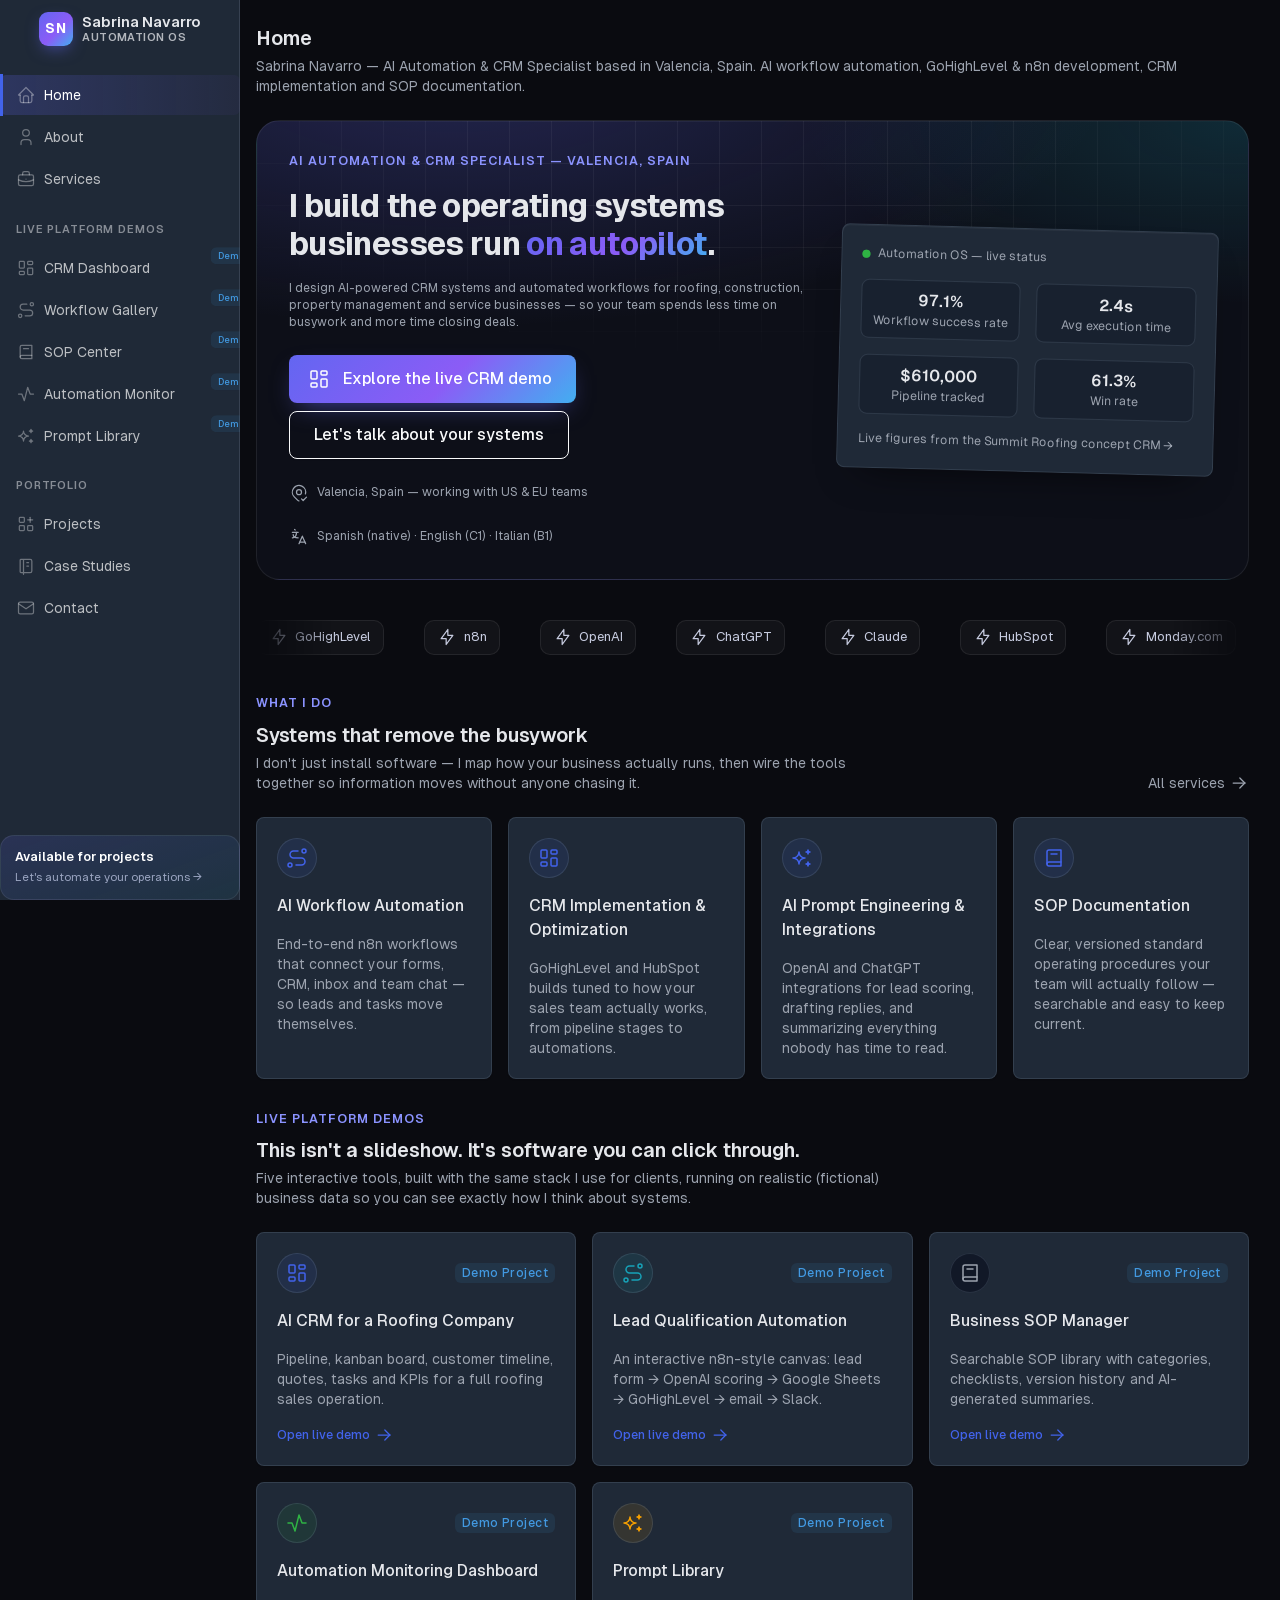
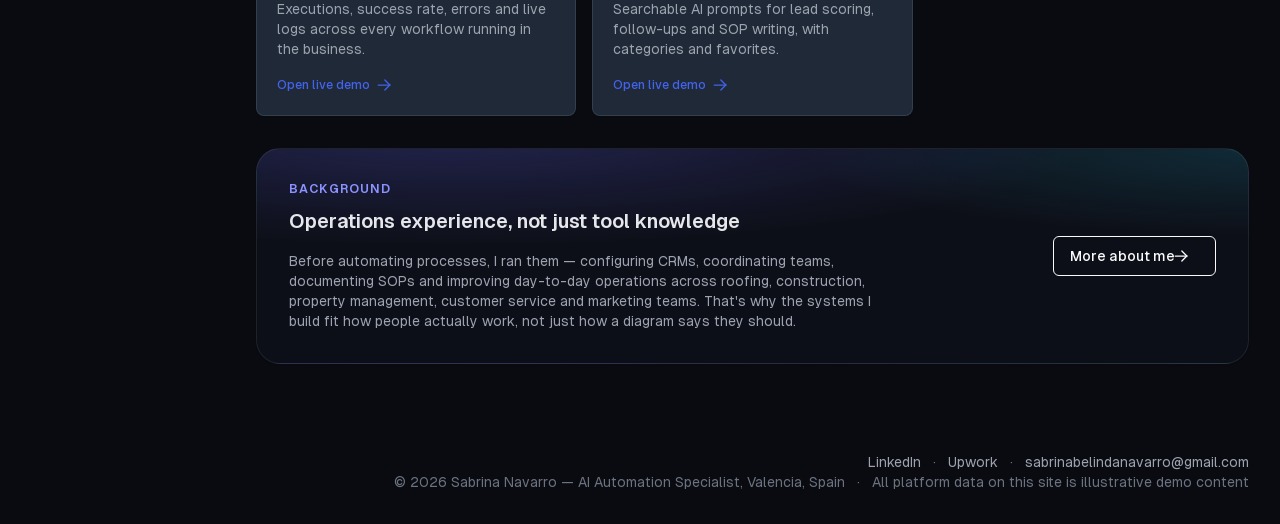
<file: index.html>
<!doctype html>
<html lang="en" data-bs-theme="dark" data-bs-theme-primary="indigo">
<head>
  <meta charset="utf-8" />
  <meta name="viewport" content="width=device-width, initial-scale=1, viewport-fit=cover" />
  <title>Home — Sabrina Navarro | Automation OS</title>
  <meta name="description" content="Sabrina Navarro — AI Automation & CRM Specialist based in Valencia, Spain. AI workflow automation, GoHighLevel & n8n development, CRM implementation and SOP documentation." />
  <link rel="icon" href="./favicon.ico" type="image/x-icon" />

  <link href="./assets/css/tabler.min.css" rel="stylesheet" />
  <link href="./assets/css/tabler-vendors.min.css" rel="stylesheet" />
  <link href="./assets/css/tabler-themes.min.css" rel="stylesheet" />
  <link href="./assets/css/tabler-marketing.min.css" rel="stylesheet" />
  <link href="./assets/css/custom.css" rel="stylesheet" />
  
</head>
<body class="theme-dark">
  <a href="#content" class="visually-hidden-focusable skip-link">Skip to main content</a>

  <div class="page">
    <!-- SIDEBAR -->
    <aside class="navbar navbar-vertical navbar-expand-lg" data-bs-theme="dark">
      <div class="container-fluid">
        <button class="navbar-toggler" type="button" data-bs-toggle="collapse" data-bs-target="#sidebar-menu" aria-controls="sidebar-menu" aria-expanded="false" aria-label="Toggle sidebar navigation">
          <span class="navbar-toggler-icon"></span>
        </button>
        <a href="index.html" class="navbar-brand navbar-brand-autodark">
          <span class="brand-mark">SN</span>
          <span class="brand-word">
            <strong>Sabrina Navarro</strong>
            <small>Automation OS</small>
          </span>
        </a>
        <div class="navbar-nav flex-row d-lg-none">
          <div class="nav-item dropdown">
            <a href="#" class="nav-link d-flex lh-1 p-0" data-bs-toggle="dropdown" aria-label="Open menu">
              <span class="avatar avatar-sm" style="background-image:url(./assets/img/sabrina-navarro-avatar.jpg)"></span>
            </a>
          </div>
        </div>
        <div class="collapse navbar-collapse" id="sidebar-menu">
          <ul class="navbar-nav pt-lg-3">
            <li class="nav-item active">
      <a class="nav-link" href="index.html" aria-current="page">
        <span class="nav-link-icon"><svg xmlns="http://www.w3.org/2000/svg" width="20" height="20" viewBox="0 0 24 24" fill="none" stroke="currentColor" stroke-width="2" stroke-linecap="round" stroke-linejoin="round" class="icon" aria-hidden="true"><path stroke="none" d="M0 0h24v24H0z" fill="none" /> <path d="M5 12l-2 0l9 -9l9 9l-2 0" /> <path d="M5 12v7a2 2 0 0 0 2 2h10a2 2 0 0 0 2 -2v-7" /> <path d="M9 21v-6a2 2 0 0 1 2 -2h2a2 2 0 0 1 2 2v6" /></svg></span>
        <span class="nav-link-title">Home</span>
        
      </a>
    </li><li class="nav-item">
      <a class="nav-link" href="about.html">
        <span class="nav-link-icon"><svg xmlns="http://www.w3.org/2000/svg" width="20" height="20" viewBox="0 0 24 24" fill="none" stroke="currentColor" stroke-width="2" stroke-linecap="round" stroke-linejoin="round" class="icon" aria-hidden="true"><path stroke="none" d="M0 0h24v24H0z" fill="none" /> <path d="M8 7a4 4 0 1 0 8 0a4 4 0 0 0 -8 0" /> <path d="M6 21v-2a4 4 0 0 1 4 -4h4a4 4 0 0 1 4 4v2" /></svg></span>
        <span class="nav-link-title">About</span>
        
      </a>
    </li><li class="nav-item">
      <a class="nav-link" href="services.html">
        <span class="nav-link-icon"><svg xmlns="http://www.w3.org/2000/svg" width="20" height="20" viewBox="0 0 24 24" fill="none" stroke="currentColor" stroke-width="2" stroke-linecap="round" stroke-linejoin="round" class="icon" aria-hidden="true"><path stroke="none" d="M0 0h24v24H0z" fill="none" /> <path d="M3 9a2 2 0 0 1 2 -2h14a2 2 0 0 1 2 2v9a2 2 0 0 1 -2 2h-14a2 2 0 0 1 -2 -2l0 -9" /> <path d="M8 7v-2a2 2 0 0 1 2 -2h4a2 2 0 0 1 2 2v2" /> <path d="M12 12l0 .01" /> <path d="M3 13a20 20 0 0 0 18 0" /></svg></span>
        <span class="nav-link-title">Services</span>
        
      </a>
    </li><li class="nav-item nav-section-label mt-3 mb-1"><span>Live Platform Demos</span></li><li class="nav-item">
      <a class="nav-link" href="dashboard.html">
        <span class="nav-link-icon"><svg xmlns="http://www.w3.org/2000/svg" width="20" height="20" viewBox="0 0 24 24" fill="none" stroke="currentColor" stroke-width="2" stroke-linecap="round" stroke-linejoin="round" class="icon" aria-hidden="true"><path stroke="none" d="M0 0h24v24H0z" fill="none" /> <path d="M5 4h4a1 1 0 0 1 1 1v6a1 1 0 0 1 -1 1h-4a1 1 0 0 1 -1 -1v-6a1 1 0 0 1 1 -1" /> <path d="M5 16h4a1 1 0 0 1 1 1v2a1 1 0 0 1 -1 1h-4a1 1 0 0 1 -1 -1v-2a1 1 0 0 1 1 -1" /> <path d="M15 12h4a1 1 0 0 1 1 1v6a1 1 0 0 1 -1 1h-4a1 1 0 0 1 -1 -1v-6a1 1 0 0 1 1 -1" /> <path d="M15 4h4a1 1 0 0 1 1 1v2a1 1 0 0 1 -1 1h-4a1 1 0 0 1 -1 -1v-2a1 1 0 0 1 1 -1" /></svg></span>
        <span class="nav-link-title">CRM Dashboard</span>
        <span class="badge badge-sm bg-azure-lt ms-auto">Demo</span>
      </a>
    </li><li class="nav-item">
      <a class="nav-link" href="workflow-gallery.html">
        <span class="nav-link-icon"><svg xmlns="http://www.w3.org/2000/svg" width="20" height="20" viewBox="0 0 24 24" fill="none" stroke="currentColor" stroke-width="2" stroke-linecap="round" stroke-linejoin="round" class="icon" aria-hidden="true"><path stroke="none" d="M0 0h24v24H0z" fill="none" /> <path d="M3 19a2 2 0 1 0 4 0a2 2 0 0 0 -4 0" /> <path d="M19 7a2 2 0 1 0 0 -4a2 2 0 0 0 0 4" /> <path d="M11 19h5.5a3.5 3.5 0 0 0 0 -7h-8a3.5 3.5 0 0 1 0 -7h4.5" /></svg></span>
        <span class="nav-link-title">Workflow Gallery</span>
        <span class="badge badge-sm bg-azure-lt ms-auto">Demo</span>
      </a>
    </li><li class="nav-item">
      <a class="nav-link" href="sop-center.html">
        <span class="nav-link-icon"><svg xmlns="http://www.w3.org/2000/svg" width="20" height="20" viewBox="0 0 24 24" fill="none" stroke="currentColor" stroke-width="2" stroke-linecap="round" stroke-linejoin="round" class="icon" aria-hidden="true"><path stroke="none" d="M0 0h24v24H0z" fill="none" /> <path d="M19 4v16h-12a2 2 0 0 1 -2 -2v-12a2 2 0 0 1 2 -2h12" /> <path d="M19 16h-12a2 2 0 0 0 -2 2" /> <path d="M9 8h6" /></svg></span>
        <span class="nav-link-title">SOP Center</span>
        <span class="badge badge-sm bg-azure-lt ms-auto">Demo</span>
      </a>
    </li><li class="nav-item">
      <a class="nav-link" href="automation-monitor.html">
        <span class="nav-link-icon"><svg xmlns="http://www.w3.org/2000/svg" width="20" height="20" viewBox="0 0 24 24" fill="none" stroke="currentColor" stroke-width="2" stroke-linecap="round" stroke-linejoin="round" class="icon" aria-hidden="true"><path stroke="none" d="M0 0h24v24H0z" fill="none" /> <path d="M3 12h4l3 8l4 -16l3 8h4" /></svg></span>
        <span class="nav-link-title">Automation Monitor</span>
        <span class="badge badge-sm bg-azure-lt ms-auto">Demo</span>
      </a>
    </li><li class="nav-item">
      <a class="nav-link" href="prompt-library.html">
        <span class="nav-link-icon"><svg xmlns="http://www.w3.org/2000/svg" width="20" height="20" viewBox="0 0 24 24" fill="none" stroke="currentColor" stroke-width="2" stroke-linecap="round" stroke-linejoin="round" class="icon" aria-hidden="true"><path stroke="none" d="M0 0h24v24H0z" fill="none" /> <path d="M16 18a2 2 0 0 1 2 2a2 2 0 0 1 2 -2a2 2 0 0 1 -2 -2a2 2 0 0 1 -2 2m0 -12a2 2 0 0 1 2 2a2 2 0 0 1 2 -2a2 2 0 0 1 -2 -2a2 2 0 0 1 -2 2m-7 12a6 6 0 0 1 6 -6a6 6 0 0 1 -6 -6a6 6 0 0 1 -6 6a6 6 0 0 1 6 6" /></svg></span>
        <span class="nav-link-title">Prompt Library</span>
        <span class="badge badge-sm bg-azure-lt ms-auto">Demo</span>
      </a>
    </li><li class="nav-item nav-section-label mt-3 mb-1"><span>Portfolio</span></li><li class="nav-item">
      <a class="nav-link" href="projects.html">
        <span class="nav-link-icon"><svg xmlns="http://www.w3.org/2000/svg" width="20" height="20" viewBox="0 0 24 24" fill="none" stroke="currentColor" stroke-width="2" stroke-linecap="round" stroke-linejoin="round" class="icon" aria-hidden="true"><path stroke="none" d="M0 0h24v24H0z" fill="none" /> <path d="M4 5a1 1 0 0 1 1 -1h4a1 1 0 0 1 1 1v4a1 1 0 0 1 -1 1h-4a1 1 0 0 1 -1 -1l0 -4" /> <path d="M4 15a1 1 0 0 1 1 -1h4a1 1 0 0 1 1 1v4a1 1 0 0 1 -1 1h-4a1 1 0 0 1 -1 -1l0 -4" /> <path d="M14 15a1 1 0 0 1 1 -1h4a1 1 0 0 1 1 1v4a1 1 0 0 1 -1 1h-4a1 1 0 0 1 -1 -1l0 -4" /> <path d="M14 7l6 0" /> <path d="M17 4l0 6" /></svg></span>
        <span class="nav-link-title">Projects</span>
        
      </a>
    </li><li class="nav-item">
      <a class="nav-link" href="case-studies.html">
        <span class="nav-link-icon"><svg xmlns="http://www.w3.org/2000/svg" width="20" height="20" viewBox="0 0 24 24" fill="none" stroke="currentColor" stroke-width="2" stroke-linecap="round" stroke-linejoin="round" class="icon" aria-hidden="true"><path stroke="none" d="M0 0h24v24H0z" fill="none" /> <path d="M6 4h11a2 2 0 0 1 2 2v12a2 2 0 0 1 -2 2h-11a1 1 0 0 1 -1 -1v-14a1 1 0 0 1 1 -1m3 0v18" /> <path d="M13 8l2 0" /> <path d="M13 12l2 0" /></svg></span>
        <span class="nav-link-title">Case Studies</span>
        
      </a>
    </li><li class="nav-item">
      <a class="nav-link" href="contact.html">
        <span class="nav-link-icon"><svg xmlns="http://www.w3.org/2000/svg" width="20" height="20" viewBox="0 0 24 24" fill="none" stroke="currentColor" stroke-width="2" stroke-linecap="round" stroke-linejoin="round" class="icon" aria-hidden="true"><path stroke="none" d="M0 0h24v24H0z" fill="none" /> <path d="M3 7a2 2 0 0 1 2 -2h14a2 2 0 0 1 2 2v10a2 2 0 0 1 -2 2h-14a2 2 0 0 1 -2 -2v-10" /> <path d="M3 7l9 6l9 -6" /></svg></span>
        <span class="nav-link-title">Contact</span>
        
      </a>
    </li>
          </ul>

          <div class="sidebar-footer mt-auto pt-3 d-none d-lg-block">
            <a href="contact.html" class="sidebar-cta">
              <span class="sidebar-cta-title">Available for projects</span>
              <span class="sidebar-cta-sub">Let's automate your operations →</span>
            </a>
          </div>
        </div>
      </div>
    </aside>

    <div class="page-wrapper">
      
      <div class="page-header d-print-none">
        <div class="container-xl">
          <div class="row g-2 align-items-center">
            <div class="col">
              
              <h2 class="page-title">Home</h2>
              <div class="text-secondary mt-1">Sabrina Navarro — AI Automation & CRM Specialist based in Valencia, Spain. AI workflow automation, GoHighLevel & n8n development, CRM implementation and SOP documentation.</div>
            </div>
            
          </div>
        </div>
      </div>

      <main id="content" class="page-body">
        <div class="container-xl">
          
<section class="reveal">
  <div class="hero-surface p-4 p-md-5 mb-5">
    <div class="hero-grid-fade"></div>
    <div class="row align-items-center position-relative">
      <div class="col-lg-7">
        <div class="section-eyebrow mb-3">AI Automation &amp; CRM Specialist — Valencia, Spain</div>
        <h1 class="display-6 fw-bold mb-3" style="letter-spacing:-.02em;">I build the operating systems<br class="d-none d-md-block"> businesses run <span class="text-gradient">on autopilot</span>.</h1>
        <p class="text-secondary fs-5 mb-4" style="max-width: 560px;">
          I design AI-powered CRM systems and automated workflows for roofing, construction, property management and service businesses — so your team spends less time on busywork and more time closing deals.
        </p>
        <div class="d-flex flex-wrap gap-2 mb-4">
          <a href="dashboard.html" class="btn btn-gradient btn-lg"><svg xmlns="http://www.w3.org/2000/svg" width="20" height="20" viewBox="0 0 24 24" fill="none" stroke="currentColor" stroke-width="2" stroke-linecap="round" stroke-linejoin="round" class="icon" aria-hidden="true"><path stroke="none" d="M0 0h24v24H0z" fill="none" /> <path d="M5 4h4a1 1 0 0 1 1 1v6a1 1 0 0 1 -1 1h-4a1 1 0 0 1 -1 -1v-6a1 1 0 0 1 1 -1" /> <path d="M5 16h4a1 1 0 0 1 1 1v2a1 1 0 0 1 -1 1h-4a1 1 0 0 1 -1 -1v-2a1 1 0 0 1 1 -1" /> <path d="M15 12h4a1 1 0 0 1 1 1v6a1 1 0 0 1 -1 1h-4a1 1 0 0 1 -1 -1v-6a1 1 0 0 1 1 -1" /> <path d="M15 4h4a1 1 0 0 1 1 1v2a1 1 0 0 1 -1 1h-4a1 1 0 0 1 -1 -1v-2a1 1 0 0 1 1 -1" /></svg> Explore the live CRM demo</a>
          <a href="contact.html" class="btn btn-outline-light btn-lg">Let's talk about your systems</a>
        </div>
        <div class="d-flex flex-wrap gap-4 text-secondary small">
          <span class="d-flex align-items-center gap-2"><svg xmlns="http://www.w3.org/2000/svg" width="16" height="16" viewBox="0 0 24 24" fill="none" stroke="currentColor" stroke-width="2" stroke-linecap="round" stroke-linejoin="round" class="icon" aria-hidden="true"><path stroke="none" d="M0 0h24v24H0z" fill="none" /> <path d="M9 11a3 3 0 1 0 6 0a3 3 0 0 0 -6 0" /> <path d="M11.87 21.48a1.992 1.992 0 0 1 -1.283 -.58l-4.244 -4.243a8 8 0 1 1 13.355 -3.474" /> <path d="M15 19l2 2l4 -4" /></svg> Valencia, Spain — working with US &amp; EU teams</span>
          <span class="d-flex align-items-center gap-2"><svg xmlns="http://www.w3.org/2000/svg" width="16" height="16" viewBox="0 0 24 24" fill="none" stroke="currentColor" stroke-width="2" stroke-linecap="round" stroke-linejoin="round" class="icon" aria-hidden="true"><path stroke="none" d="M0 0h24v24H0z" fill="none" /> <path d="M9 6.371c0 4.418 -2.239 6.629 -5 6.629" /> <path d="M4 6.371h7" /> <path d="M5 9c0 2.144 2.252 3.908 6 4" /> <path d="M12 20l4 -9l4 9" /> <path d="M19.1 18h-6.2" /> <path d="M6.694 3l.793 .582" /></svg> Spanish (native) · English (C1) · Italian (B1)</span>
        </div>
      </div>
      <div class="col-lg-5 d-none d-lg-block">
        <div class="card card-glow float" style="transform: rotate(1.5deg);">
          <div class="card-body">
            <div class="d-flex align-items-center gap-2 mb-3">
              <span class="status-dot bg-green status-dot-animated"></span>
              <span class="text-secondary small">Automation OS — live status</span>
            </div>
            <div class="row row-cards g-2">
              <div class="col-6"><div class="card card-sm bg-body-tertiary"><div class="card-body p-2 text-center"><div class="h3 m-0">97.1%</div><div class="text-secondary small">Workflow success rate</div></div></div></div>
              <div class="col-6"><div class="card card-sm bg-body-tertiary"><div class="card-body p-2 text-center"><div class="h3 m-0">2.4s</div><div class="text-secondary small">Avg execution time</div></div></div></div>
              <div class="col-6"><div class="card card-sm bg-body-tertiary"><div class="card-body p-2 text-center"><div class="h3 m-0">$610,000</div><div class="text-secondary small">Pipeline tracked</div></div></div></div>
              <div class="col-6"><div class="card card-sm bg-body-tertiary"><div class="card-body p-2 text-center"><div class="h3 m-0">61.3%</div><div class="text-secondary small">Win rate</div></div></div></div>
            </div>
            <div class="text-secondary small mt-3">Live figures from the Summit Roofing concept CRM →</div>
          </div>
        </div>
      </div>
    </div>
  </div>
</section>

<section class="mb-5 reveal">
  <div class="marquee py-2">
    <div class="marquee-track">
      <span class="chip-tool"><svg xmlns="http://www.w3.org/2000/svg" width="15" height="15" viewBox="0 0 24 24" fill="none" stroke="currentColor" stroke-width="2" stroke-linecap="round" stroke-linejoin="round" class="icon" aria-hidden="true"><path stroke="none" d="M0 0h24v24H0z" fill="none" /> <path d="M13 3l0 7l6 0l-8 11l0 -7l-6 0l8 -11" /></svg>GoHighLevel</span><span class="chip-tool"><svg xmlns="http://www.w3.org/2000/svg" width="15" height="15" viewBox="0 0 24 24" fill="none" stroke="currentColor" stroke-width="2" stroke-linecap="round" stroke-linejoin="round" class="icon" aria-hidden="true"><path stroke="none" d="M0 0h24v24H0z" fill="none" /> <path d="M13 3l0 7l6 0l-8 11l0 -7l-6 0l8 -11" /></svg>n8n</span><span class="chip-tool"><svg xmlns="http://www.w3.org/2000/svg" width="15" height="15" viewBox="0 0 24 24" fill="none" stroke="currentColor" stroke-width="2" stroke-linecap="round" stroke-linejoin="round" class="icon" aria-hidden="true"><path stroke="none" d="M0 0h24v24H0z" fill="none" /> <path d="M13 3l0 7l6 0l-8 11l0 -7l-6 0l8 -11" /></svg>OpenAI</span><span class="chip-tool"><svg xmlns="http://www.w3.org/2000/svg" width="15" height="15" viewBox="0 0 24 24" fill="none" stroke="currentColor" stroke-width="2" stroke-linecap="round" stroke-linejoin="round" class="icon" aria-hidden="true"><path stroke="none" d="M0 0h24v24H0z" fill="none" /> <path d="M13 3l0 7l6 0l-8 11l0 -7l-6 0l8 -11" /></svg>ChatGPT</span><span class="chip-tool"><svg xmlns="http://www.w3.org/2000/svg" width="15" height="15" viewBox="0 0 24 24" fill="none" stroke="currentColor" stroke-width="2" stroke-linecap="round" stroke-linejoin="round" class="icon" aria-hidden="true"><path stroke="none" d="M0 0h24v24H0z" fill="none" /> <path d="M13 3l0 7l6 0l-8 11l0 -7l-6 0l8 -11" /></svg>Claude</span><span class="chip-tool"><svg xmlns="http://www.w3.org/2000/svg" width="15" height="15" viewBox="0 0 24 24" fill="none" stroke="currentColor" stroke-width="2" stroke-linecap="round" stroke-linejoin="round" class="icon" aria-hidden="true"><path stroke="none" d="M0 0h24v24H0z" fill="none" /> <path d="M13 3l0 7l6 0l-8 11l0 -7l-6 0l8 -11" /></svg>HubSpot</span><span class="chip-tool"><svg xmlns="http://www.w3.org/2000/svg" width="15" height="15" viewBox="0 0 24 24" fill="none" stroke="currentColor" stroke-width="2" stroke-linecap="round" stroke-linejoin="round" class="icon" aria-hidden="true"><path stroke="none" d="M0 0h24v24H0z" fill="none" /> <path d="M13 3l0 7l6 0l-8 11l0 -7l-6 0l8 -11" /></svg>Monday.com</span><span class="chip-tool"><svg xmlns="http://www.w3.org/2000/svg" width="15" height="15" viewBox="0 0 24 24" fill="none" stroke="currentColor" stroke-width="2" stroke-linecap="round" stroke-linejoin="round" class="icon" aria-hidden="true"><path stroke="none" d="M0 0h24v24H0z" fill="none" /> <path d="M13 3l0 7l6 0l-8 11l0 -7l-6 0l8 -11" /></svg>ClickUp</span><span class="chip-tool"><svg xmlns="http://www.w3.org/2000/svg" width="15" height="15" viewBox="0 0 24 24" fill="none" stroke="currentColor" stroke-width="2" stroke-linecap="round" stroke-linejoin="round" class="icon" aria-hidden="true"><path stroke="none" d="M0 0h24v24H0z" fill="none" /> <path d="M13 3l0 7l6 0l-8 11l0 -7l-6 0l8 -11" /></svg>Notion</span><span class="chip-tool"><svg xmlns="http://www.w3.org/2000/svg" width="15" height="15" viewBox="0 0 24 24" fill="none" stroke="currentColor" stroke-width="2" stroke-linecap="round" stroke-linejoin="round" class="icon" aria-hidden="true"><path stroke="none" d="M0 0h24v24H0z" fill="none" /> <path d="M13 3l0 7l6 0l-8 11l0 -7l-6 0l8 -11" /></svg>Google Workspace</span><span class="chip-tool"><svg xmlns="http://www.w3.org/2000/svg" width="15" height="15" viewBox="0 0 24 24" fill="none" stroke="currentColor" stroke-width="2" stroke-linecap="round" stroke-linejoin="round" class="icon" aria-hidden="true"><path stroke="none" d="M0 0h24v24H0z" fill="none" /> <path d="M13 3l0 7l6 0l-8 11l0 -7l-6 0l8 -11" /></svg>Slack</span><span class="chip-tool"><svg xmlns="http://www.w3.org/2000/svg" width="15" height="15" viewBox="0 0 24 24" fill="none" stroke="currentColor" stroke-width="2" stroke-linecap="round" stroke-linejoin="round" class="icon" aria-hidden="true"><path stroke="none" d="M0 0h24v24H0z" fill="none" /> <path d="M13 3l0 7l6 0l-8 11l0 -7l-6 0l8 -11" /></svg>Calendly</span><span class="chip-tool"><svg xmlns="http://www.w3.org/2000/svg" width="15" height="15" viewBox="0 0 24 24" fill="none" stroke="currentColor" stroke-width="2" stroke-linecap="round" stroke-linejoin="round" class="icon" aria-hidden="true"><path stroke="none" d="M0 0h24v24H0z" fill="none" /> <path d="M13 3l0 7l6 0l-8 11l0 -7l-6 0l8 -11" /></svg>CompanyCam</span><span class="chip-tool"><svg xmlns="http://www.w3.org/2000/svg" width="15" height="15" viewBox="0 0 24 24" fill="none" stroke="currentColor" stroke-width="2" stroke-linecap="round" stroke-linejoin="round" class="icon" aria-hidden="true"><path stroke="none" d="M0 0h24v24H0z" fill="none" /> <path d="M13 3l0 7l6 0l-8 11l0 -7l-6 0l8 -11" /></svg>AccuLynx</span><span class="chip-tool"><svg xmlns="http://www.w3.org/2000/svg" width="15" height="15" viewBox="0 0 24 24" fill="none" stroke="currentColor" stroke-width="2" stroke-linecap="round" stroke-linejoin="round" class="icon" aria-hidden="true"><path stroke="none" d="M0 0h24v24H0z" fill="none" /> <path d="M13 3l0 7l6 0l-8 11l0 -7l-6 0l8 -11" /></svg>Zapier</span><span class="chip-tool"><svg xmlns="http://www.w3.org/2000/svg" width="15" height="15" viewBox="0 0 24 24" fill="none" stroke="currentColor" stroke-width="2" stroke-linecap="round" stroke-linejoin="round" class="icon" aria-hidden="true"><path stroke="none" d="M0 0h24v24H0z" fill="none" /> <path d="M13 3l0 7l6 0l-8 11l0 -7l-6 0l8 -11" /></svg>GoHighLevel</span><span class="chip-tool"><svg xmlns="http://www.w3.org/2000/svg" width="15" height="15" viewBox="0 0 24 24" fill="none" stroke="currentColor" stroke-width="2" stroke-linecap="round" stroke-linejoin="round" class="icon" aria-hidden="true"><path stroke="none" d="M0 0h24v24H0z" fill="none" /> <path d="M13 3l0 7l6 0l-8 11l0 -7l-6 0l8 -11" /></svg>n8n</span><span class="chip-tool"><svg xmlns="http://www.w3.org/2000/svg" width="15" height="15" viewBox="0 0 24 24" fill="none" stroke="currentColor" stroke-width="2" stroke-linecap="round" stroke-linejoin="round" class="icon" aria-hidden="true"><path stroke="none" d="M0 0h24v24H0z" fill="none" /> <path d="M13 3l0 7l6 0l-8 11l0 -7l-6 0l8 -11" /></svg>OpenAI</span><span class="chip-tool"><svg xmlns="http://www.w3.org/2000/svg" width="15" height="15" viewBox="0 0 24 24" fill="none" stroke="currentColor" stroke-width="2" stroke-linecap="round" stroke-linejoin="round" class="icon" aria-hidden="true"><path stroke="none" d="M0 0h24v24H0z" fill="none" /> <path d="M13 3l0 7l6 0l-8 11l0 -7l-6 0l8 -11" /></svg>ChatGPT</span><span class="chip-tool"><svg xmlns="http://www.w3.org/2000/svg" width="15" height="15" viewBox="0 0 24 24" fill="none" stroke="currentColor" stroke-width="2" stroke-linecap="round" stroke-linejoin="round" class="icon" aria-hidden="true"><path stroke="none" d="M0 0h24v24H0z" fill="none" /> <path d="M13 3l0 7l6 0l-8 11l0 -7l-6 0l8 -11" /></svg>Claude</span><span class="chip-tool"><svg xmlns="http://www.w3.org/2000/svg" width="15" height="15" viewBox="0 0 24 24" fill="none" stroke="currentColor" stroke-width="2" stroke-linecap="round" stroke-linejoin="round" class="icon" aria-hidden="true"><path stroke="none" d="M0 0h24v24H0z" fill="none" /> <path d="M13 3l0 7l6 0l-8 11l0 -7l-6 0l8 -11" /></svg>HubSpot</span><span class="chip-tool"><svg xmlns="http://www.w3.org/2000/svg" width="15" height="15" viewBox="0 0 24 24" fill="none" stroke="currentColor" stroke-width="2" stroke-linecap="round" stroke-linejoin="round" class="icon" aria-hidden="true"><path stroke="none" d="M0 0h24v24H0z" fill="none" /> <path d="M13 3l0 7l6 0l-8 11l0 -7l-6 0l8 -11" /></svg>Monday.com</span><span class="chip-tool"><svg xmlns="http://www.w3.org/2000/svg" width="15" height="15" viewBox="0 0 24 24" fill="none" stroke="currentColor" stroke-width="2" stroke-linecap="round" stroke-linejoin="round" class="icon" aria-hidden="true"><path stroke="none" d="M0 0h24v24H0z" fill="none" /> <path d="M13 3l0 7l6 0l-8 11l0 -7l-6 0l8 -11" /></svg>ClickUp</span><span class="chip-tool"><svg xmlns="http://www.w3.org/2000/svg" width="15" height="15" viewBox="0 0 24 24" fill="none" stroke="currentColor" stroke-width="2" stroke-linecap="round" stroke-linejoin="round" class="icon" aria-hidden="true"><path stroke="none" d="M0 0h24v24H0z" fill="none" /> <path d="M13 3l0 7l6 0l-8 11l0 -7l-6 0l8 -11" /></svg>Notion</span><span class="chip-tool"><svg xmlns="http://www.w3.org/2000/svg" width="15" height="15" viewBox="0 0 24 24" fill="none" stroke="currentColor" stroke-width="2" stroke-linecap="round" stroke-linejoin="round" class="icon" aria-hidden="true"><path stroke="none" d="M0 0h24v24H0z" fill="none" /> <path d="M13 3l0 7l6 0l-8 11l0 -7l-6 0l8 -11" /></svg>Google Workspace</span><span class="chip-tool"><svg xmlns="http://www.w3.org/2000/svg" width="15" height="15" viewBox="0 0 24 24" fill="none" stroke="currentColor" stroke-width="2" stroke-linecap="round" stroke-linejoin="round" class="icon" aria-hidden="true"><path stroke="none" d="M0 0h24v24H0z" fill="none" /> <path d="M13 3l0 7l6 0l-8 11l0 -7l-6 0l8 -11" /></svg>Slack</span><span class="chip-tool"><svg xmlns="http://www.w3.org/2000/svg" width="15" height="15" viewBox="0 0 24 24" fill="none" stroke="currentColor" stroke-width="2" stroke-linecap="round" stroke-linejoin="round" class="icon" aria-hidden="true"><path stroke="none" d="M0 0h24v24H0z" fill="none" /> <path d="M13 3l0 7l6 0l-8 11l0 -7l-6 0l8 -11" /></svg>Calendly</span><span class="chip-tool"><svg xmlns="http://www.w3.org/2000/svg" width="15" height="15" viewBox="0 0 24 24" fill="none" stroke="currentColor" stroke-width="2" stroke-linecap="round" stroke-linejoin="round" class="icon" aria-hidden="true"><path stroke="none" d="M0 0h24v24H0z" fill="none" /> <path d="M13 3l0 7l6 0l-8 11l0 -7l-6 0l8 -11" /></svg>CompanyCam</span><span class="chip-tool"><svg xmlns="http://www.w3.org/2000/svg" width="15" height="15" viewBox="0 0 24 24" fill="none" stroke="currentColor" stroke-width="2" stroke-linecap="round" stroke-linejoin="round" class="icon" aria-hidden="true"><path stroke="none" d="M0 0h24v24H0z" fill="none" /> <path d="M13 3l0 7l6 0l-8 11l0 -7l-6 0l8 -11" /></svg>AccuLynx</span><span class="chip-tool"><svg xmlns="http://www.w3.org/2000/svg" width="15" height="15" viewBox="0 0 24 24" fill="none" stroke="currentColor" stroke-width="2" stroke-linecap="round" stroke-linejoin="round" class="icon" aria-hidden="true"><path stroke="none" d="M0 0h24v24H0z" fill="none" /> <path d="M13 3l0 7l6 0l-8 11l0 -7l-6 0l8 -11" /></svg>Zapier</span>
    </div>
  </div>
</section>

<section class="mb-5">
  <div class="row align-items-end mb-4 reveal">
    <div class="col">
      <div class="section-eyebrow mb-2">What I do</div>
      <h2 class="mb-1">Systems that remove the busywork</h2>
      <p class="text-secondary mb-0" style="max-width:640px;">I don't just install software — I map how your business actually runs, then wire the tools together so information moves without anyone chasing it.</p>
    </div>
    <div class="col-auto"><a href="services.html" class="link-secondary">All services <svg xmlns="http://www.w3.org/2000/svg" width="16" height="16" viewBox="0 0 24 24" fill="none" stroke="currentColor" stroke-width="2" stroke-linecap="round" stroke-linejoin="round" class="icon" aria-hidden="true"><path stroke="none" d="M0 0h24v24H0z" fill="none" /> <path d="M5 12l14 0" /> <path d="M13 18l6 -6" /> <path d="M13 6l6 6" /></svg></a></div>
  </div>
  <div class="row row-cards stagger">
    <div class="col-sm-6 col-lg-3">
      <div class="card card-hover h-100">
        <div class="card-body">
          <span class="bg-indigo-lt avatar avatar-rounded mb-3"><svg xmlns="http://www.w3.org/2000/svg" width="24" height="24" viewBox="0 0 24 24" fill="none" stroke="currentColor" stroke-width="2" stroke-linecap="round" stroke-linejoin="round" class="icon" aria-hidden="true"><path stroke="none" d="M0 0h24v24H0z" fill="none" /> <path d="M3 19a2 2 0 1 0 4 0a2 2 0 0 0 -4 0" /> <path d="M19 7a2 2 0 1 0 0 -4a2 2 0 0 0 0 4" /> <path d="M11 19h5.5a3.5 3.5 0 0 0 0 -7h-8a3.5 3.5 0 0 1 0 -7h4.5" /></svg></span>
          <h3 class="card-title">AI Workflow Automation</h3>
          <p class="text-secondary mb-0">End-to-end n8n workflows that connect your forms, CRM, inbox and team chat — so leads and tasks move themselves.</p>
        </div>
      </div>
    </div><div class="col-sm-6 col-lg-3">
      <div class="card card-hover h-100">
        <div class="card-body">
          <span class="bg-indigo-lt avatar avatar-rounded mb-3"><svg xmlns="http://www.w3.org/2000/svg" width="24" height="24" viewBox="0 0 24 24" fill="none" stroke="currentColor" stroke-width="2" stroke-linecap="round" stroke-linejoin="round" class="icon" aria-hidden="true"><path stroke="none" d="M0 0h24v24H0z" fill="none" /> <path d="M5 4h4a1 1 0 0 1 1 1v6a1 1 0 0 1 -1 1h-4a1 1 0 0 1 -1 -1v-6a1 1 0 0 1 1 -1" /> <path d="M5 16h4a1 1 0 0 1 1 1v2a1 1 0 0 1 -1 1h-4a1 1 0 0 1 -1 -1v-2a1 1 0 0 1 1 -1" /> <path d="M15 12h4a1 1 0 0 1 1 1v6a1 1 0 0 1 -1 1h-4a1 1 0 0 1 -1 -1v-6a1 1 0 0 1 1 -1" /> <path d="M15 4h4a1 1 0 0 1 1 1v2a1 1 0 0 1 -1 1h-4a1 1 0 0 1 -1 -1v-2a1 1 0 0 1 1 -1" /></svg></span>
          <h3 class="card-title">CRM Implementation & Optimization</h3>
          <p class="text-secondary mb-0">GoHighLevel and HubSpot builds tuned to how your sales team actually works, from pipeline stages to automations.</p>
        </div>
      </div>
    </div><div class="col-sm-6 col-lg-3">
      <div class="card card-hover h-100">
        <div class="card-body">
          <span class="bg-indigo-lt avatar avatar-rounded mb-3"><svg xmlns="http://www.w3.org/2000/svg" width="24" height="24" viewBox="0 0 24 24" fill="none" stroke="currentColor" stroke-width="2" stroke-linecap="round" stroke-linejoin="round" class="icon" aria-hidden="true"><path stroke="none" d="M0 0h24v24H0z" fill="none" /> <path d="M16 18a2 2 0 0 1 2 2a2 2 0 0 1 2 -2a2 2 0 0 1 -2 -2a2 2 0 0 1 -2 2m0 -12a2 2 0 0 1 2 2a2 2 0 0 1 2 -2a2 2 0 0 1 -2 -2a2 2 0 0 1 -2 2m-7 12a6 6 0 0 1 6 -6a6 6 0 0 1 -6 -6a6 6 0 0 1 -6 6a6 6 0 0 1 6 6" /></svg></span>
          <h3 class="card-title">AI Prompt Engineering & Integrations</h3>
          <p class="text-secondary mb-0">OpenAI and ChatGPT integrations for lead scoring, drafting replies, and summarizing everything nobody has time to read.</p>
        </div>
      </div>
    </div><div class="col-sm-6 col-lg-3">
      <div class="card card-hover h-100">
        <div class="card-body">
          <span class="bg-indigo-lt avatar avatar-rounded mb-3"><svg xmlns="http://www.w3.org/2000/svg" width="24" height="24" viewBox="0 0 24 24" fill="none" stroke="currentColor" stroke-width="2" stroke-linecap="round" stroke-linejoin="round" class="icon" aria-hidden="true"><path stroke="none" d="M0 0h24v24H0z" fill="none" /> <path d="M19 4v16h-12a2 2 0 0 1 -2 -2v-12a2 2 0 0 1 2 -2h12" /> <path d="M19 16h-12a2 2 0 0 0 -2 2" /> <path d="M9 8h6" /></svg></span>
          <h3 class="card-title">SOP Documentation</h3>
          <p class="text-secondary mb-0">Clear, versioned standard operating procedures your team will actually follow — searchable and easy to keep current.</p>
        </div>
      </div>
    </div>
  </div>
</section>

<section class="mb-5">
  <div class="row align-items-end mb-4 reveal">
    <div class="col">
      <div class="section-eyebrow mb-2">Live platform demos</div>
      <h2 class="mb-1">This isn't a slideshow. It's software you can click through.</h2>
      <p class="text-secondary mb-0" style="max-width:680px;">Five interactive tools, built with the same stack I use for clients, running on realistic (fictional) business data so you can see exactly how I think about systems.</p>
    </div>
  </div>
  <div class="row row-cards stagger">
    <div class="col-sm-6 col-lg-4">
      <a href="dashboard.html" class="card card-hover h-100 text-reset" style="text-decoration:none;">
        <div class="card-body d-flex flex-column">
          <div class="d-flex align-items-center justify-content-between mb-3">
            <span class="bg-indigo-lt avatar avatar-rounded"><svg xmlns="http://www.w3.org/2000/svg" width="24" height="24" viewBox="0 0 24 24" fill="none" stroke="currentColor" stroke-width="2" stroke-linecap="round" stroke-linejoin="round" class="icon" aria-hidden="true"><path stroke="none" d="M0 0h24v24H0z" fill="none" /> <path d="M5 4h4a1 1 0 0 1 1 1v6a1 1 0 0 1 -1 1h-4a1 1 0 0 1 -1 -1v-6a1 1 0 0 1 1 -1" /> <path d="M5 16h4a1 1 0 0 1 1 1v2a1 1 0 0 1 -1 1h-4a1 1 0 0 1 -1 -1v-2a1 1 0 0 1 1 -1" /> <path d="M15 12h4a1 1 0 0 1 1 1v6a1 1 0 0 1 -1 1h-4a1 1 0 0 1 -1 -1v-6a1 1 0 0 1 1 -1" /> <path d="M15 4h4a1 1 0 0 1 1 1v2a1 1 0 0 1 -1 1h-4a1 1 0 0 1 -1 -1v-2a1 1 0 0 1 1 -1" /></svg></span>
            <span class="badge bg-azure-lt text-azure">Demo Project</span>
          </div>
          <h3 class="card-title">AI CRM for a Roofing Company</h3>
          <p class="text-secondary mb-3">Pipeline, kanban board, customer timeline, quotes, tasks and KPIs for a full roofing sales operation.</p>
          <div class="mt-auto text-indigo d-flex align-items-center gap-1 small fw-medium">Open live demo <svg xmlns="http://www.w3.org/2000/svg" width="15" height="15" viewBox="0 0 24 24" fill="none" stroke="currentColor" stroke-width="2" stroke-linecap="round" stroke-linejoin="round" class="icon" aria-hidden="true"><path stroke="none" d="M0 0h24v24H0z" fill="none" /> <path d="M5 12l14 0" /> <path d="M13 18l6 -6" /> <path d="M13 6l6 6" /></svg></div>
        </div>
      </a>
    </div><div class="col-sm-6 col-lg-4">
      <a href="workflow-gallery.html" class="card card-hover h-100 text-reset" style="text-decoration:none;">
        <div class="card-body d-flex flex-column">
          <div class="d-flex align-items-center justify-content-between mb-3">
            <span class="bg-cyan-lt avatar avatar-rounded"><svg xmlns="http://www.w3.org/2000/svg" width="24" height="24" viewBox="0 0 24 24" fill="none" stroke="currentColor" stroke-width="2" stroke-linecap="round" stroke-linejoin="round" class="icon" aria-hidden="true"><path stroke="none" d="M0 0h24v24H0z" fill="none" /> <path d="M3 19a2 2 0 1 0 4 0a2 2 0 0 0 -4 0" /> <path d="M19 7a2 2 0 1 0 0 -4a2 2 0 0 0 0 4" /> <path d="M11 19h5.5a3.5 3.5 0 0 0 0 -7h-8a3.5 3.5 0 0 1 0 -7h4.5" /></svg></span>
            <span class="badge bg-azure-lt text-azure">Demo Project</span>
          </div>
          <h3 class="card-title">Lead Qualification Automation</h3>
          <p class="text-secondary mb-3">An interactive n8n-style canvas: lead form → OpenAI scoring → Google Sheets → GoHighLevel → email → Slack.</p>
          <div class="mt-auto text-indigo d-flex align-items-center gap-1 small fw-medium">Open live demo <svg xmlns="http://www.w3.org/2000/svg" width="15" height="15" viewBox="0 0 24 24" fill="none" stroke="currentColor" stroke-width="2" stroke-linecap="round" stroke-linejoin="round" class="icon" aria-hidden="true"><path stroke="none" d="M0 0h24v24H0z" fill="none" /> <path d="M5 12l14 0" /> <path d="M13 18l6 -6" /> <path d="M13 6l6 6" /></svg></div>
        </div>
      </a>
    </div><div class="col-sm-6 col-lg-4">
      <a href="sop-center.html" class="card card-hover h-100 text-reset" style="text-decoration:none;">
        <div class="card-body d-flex flex-column">
          <div class="d-flex align-items-center justify-content-between mb-3">
            <span class="bg-violet-lt avatar avatar-rounded"><svg xmlns="http://www.w3.org/2000/svg" width="24" height="24" viewBox="0 0 24 24" fill="none" stroke="currentColor" stroke-width="2" stroke-linecap="round" stroke-linejoin="round" class="icon" aria-hidden="true"><path stroke="none" d="M0 0h24v24H0z" fill="none" /> <path d="M19 4v16h-12a2 2 0 0 1 -2 -2v-12a2 2 0 0 1 2 -2h12" /> <path d="M19 16h-12a2 2 0 0 0 -2 2" /> <path d="M9 8h6" /></svg></span>
            <span class="badge bg-azure-lt text-azure">Demo Project</span>
          </div>
          <h3 class="card-title">Business SOP Manager</h3>
          <p class="text-secondary mb-3">Searchable SOP library with categories, checklists, version history and AI-generated summaries.</p>
          <div class="mt-auto text-indigo d-flex align-items-center gap-1 small fw-medium">Open live demo <svg xmlns="http://www.w3.org/2000/svg" width="15" height="15" viewBox="0 0 24 24" fill="none" stroke="currentColor" stroke-width="2" stroke-linecap="round" stroke-linejoin="round" class="icon" aria-hidden="true"><path stroke="none" d="M0 0h24v24H0z" fill="none" /> <path d="M5 12l14 0" /> <path d="M13 18l6 -6" /> <path d="M13 6l6 6" /></svg></div>
        </div>
      </a>
    </div><div class="col-sm-6 col-lg-4">
      <a href="automation-monitor.html" class="card card-hover h-100 text-reset" style="text-decoration:none;">
        <div class="card-body d-flex flex-column">
          <div class="d-flex align-items-center justify-content-between mb-3">
            <span class="bg-green-lt avatar avatar-rounded"><svg xmlns="http://www.w3.org/2000/svg" width="24" height="24" viewBox="0 0 24 24" fill="none" stroke="currentColor" stroke-width="2" stroke-linecap="round" stroke-linejoin="round" class="icon" aria-hidden="true"><path stroke="none" d="M0 0h24v24H0z" fill="none" /> <path d="M3 12h4l3 8l4 -16l3 8h4" /></svg></span>
            <span class="badge bg-azure-lt text-azure">Demo Project</span>
          </div>
          <h3 class="card-title">Automation Monitoring Dashboard</h3>
          <p class="text-secondary mb-3">Executions, success rate, errors and live logs across every workflow running in the business.</p>
          <div class="mt-auto text-indigo d-flex align-items-center gap-1 small fw-medium">Open live demo <svg xmlns="http://www.w3.org/2000/svg" width="15" height="15" viewBox="0 0 24 24" fill="none" stroke="currentColor" stroke-width="2" stroke-linecap="round" stroke-linejoin="round" class="icon" aria-hidden="true"><path stroke="none" d="M0 0h24v24H0z" fill="none" /> <path d="M5 12l14 0" /> <path d="M13 18l6 -6" /> <path d="M13 6l6 6" /></svg></div>
        </div>
      </a>
    </div><div class="col-sm-6 col-lg-4">
      <a href="prompt-library.html" class="card card-hover h-100 text-reset" style="text-decoration:none;">
        <div class="card-body d-flex flex-column">
          <div class="d-flex align-items-center justify-content-between mb-3">
            <span class="bg-yellow-lt avatar avatar-rounded"><svg xmlns="http://www.w3.org/2000/svg" width="24" height="24" viewBox="0 0 24 24" fill="none" stroke="currentColor" stroke-width="2" stroke-linecap="round" stroke-linejoin="round" class="icon" aria-hidden="true"><path stroke="none" d="M0 0h24v24H0z" fill="none" /> <path d="M16 18a2 2 0 0 1 2 2a2 2 0 0 1 2 -2a2 2 0 0 1 -2 -2a2 2 0 0 1 -2 2m0 -12a2 2 0 0 1 2 2a2 2 0 0 1 2 -2a2 2 0 0 1 -2 -2a2 2 0 0 1 -2 2m-7 12a6 6 0 0 1 6 -6a6 6 0 0 1 -6 -6a6 6 0 0 1 -6 6a6 6 0 0 1 6 6" /></svg></span>
            <span class="badge bg-azure-lt text-azure">Demo Project</span>
          </div>
          <h3 class="card-title">Prompt Library</h3>
          <p class="text-secondary mb-3">Searchable AI prompts for lead scoring, follow-ups and SOP writing, with categories and favorites.</p>
          <div class="mt-auto text-indigo d-flex align-items-center gap-1 small fw-medium">Open live demo <svg xmlns="http://www.w3.org/2000/svg" width="15" height="15" viewBox="0 0 24 24" fill="none" stroke="currentColor" stroke-width="2" stroke-linecap="round" stroke-linejoin="round" class="icon" aria-hidden="true"><path stroke="none" d="M0 0h24v24H0z" fill="none" /> <path d="M5 12l14 0" /> <path d="M13 18l6 -6" /> <path d="M13 6l6 6" /></svg></div>
        </div>
      </a>
    </div>
  </div>
</section>

<section class="mb-5 reveal">
  <div class="card hero-surface">
    <div class="card-body p-4 p-md-5">
      <div class="row align-items-center">
        <div class="col-lg-8">
          <div class="section-eyebrow mb-2">Background</div>
          <h2 class="mb-3">Operations experience, not just tool knowledge</h2>
          <p class="text-secondary mb-0" style="max-width:640px;">
            Before automating processes, I ran them — configuring CRMs, coordinating teams, documenting SOPs and improving day-to-day operations across roofing, construction, property management, customer service and marketing teams. That's why the systems I build fit how people actually work, not just how a diagram says they should.
          </p>
        </div>
        <div class="col-lg-4 text-lg-end mt-4 mt-lg-0">
          <a href="about.html" class="btn btn-outline-light">More about me <svg xmlns="http://www.w3.org/2000/svg" width="16" height="16" viewBox="0 0 24 24" fill="none" stroke="currentColor" stroke-width="2" stroke-linecap="round" stroke-linejoin="round" class="icon" aria-hidden="true"><path stroke="none" d="M0 0h24v24H0z" fill="none" /> <path d="M5 12l14 0" /> <path d="M13 18l6 -6" /> <path d="M13 6l6 6" /></svg></a>
        </div>
      </div>
    </div>
  </div>
</section>

        </div>
      </main>

      <footer class="footer footer-transparent d-print-none">
        <div class="container-xl">
          <div class="row text-center align-items-center flex-row-reverse">
            <div class="col-lg-auto ms-lg-auto">
              <ul class="list-inline list-inline-dots mb-0">
                <li class="list-inline-item"><a href="https://www.linkedin.com/in/sabrina-navarro-7b7960206/" target="_blank" rel="noreferrer" class="link-secondary">LinkedIn</a></li>
                <li class="list-inline-item"><a href="https://www.upwork.com/freelancers/~018063efb3d9ad444e?mp_source=share" target="_blank" rel="noreferrer" class="link-secondary">Upwork</a></li>
                <li class="list-inline-item"><a href="mailto:sabrinabelindanavarro@gmail.com" class="link-secondary">sabrinabelindanavarro@gmail.com</a></li>
              </ul>
            </div>
            <div class="col-12 col-lg-auto mt-3 mt-lg-0">
              <ul class="list-inline list-inline-dots mb-0">
                <li class="list-inline-item">© 2026 Sabrina Navarro — AI Automation Specialist, Valencia, Spain</li>
                <li class="list-inline-item">All platform data on this site is illustrative demo content</li>
              </ul>
            </div>
          </div>
        </div>
      </footer>
    </div>
  </div>

  <script src="./assets/js/tabler.min.js"></script>
  
  
  <script src="./assets/js/site.js"></script>
  
</body>
</html>
</file>
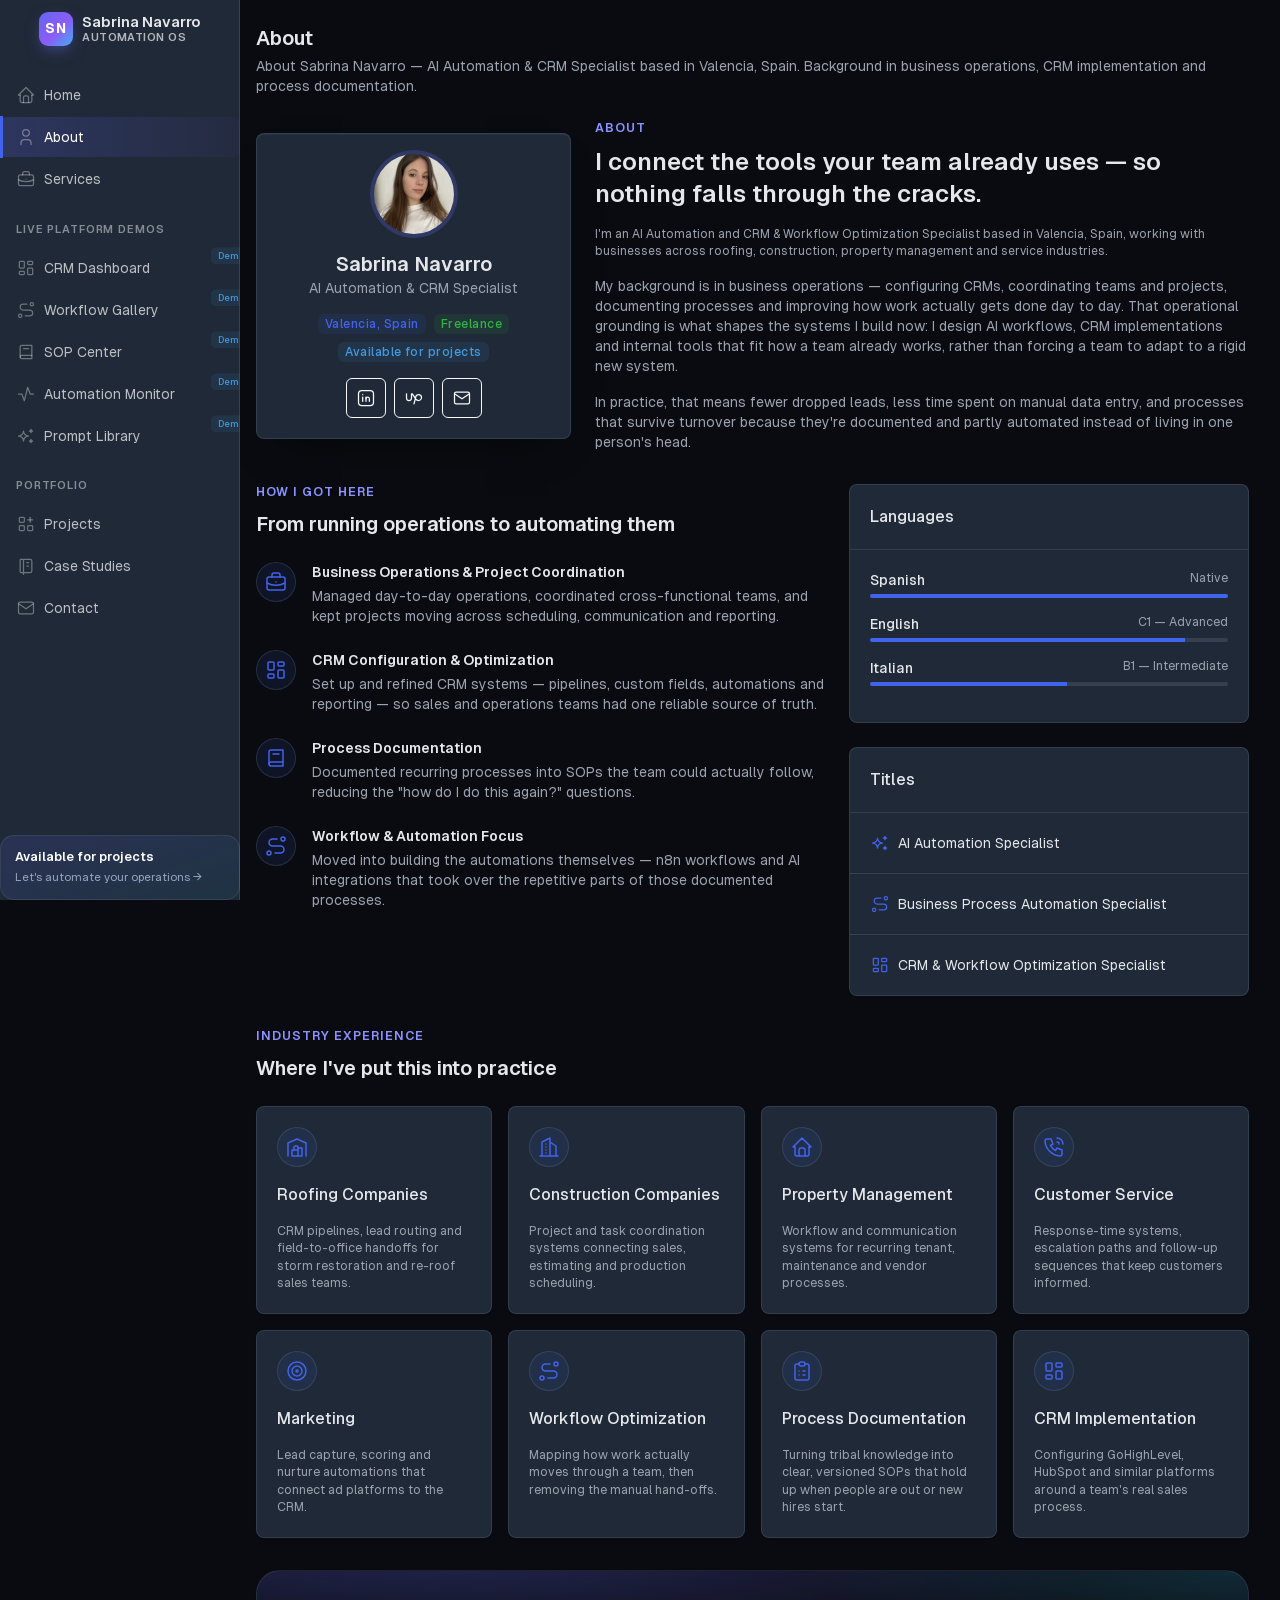
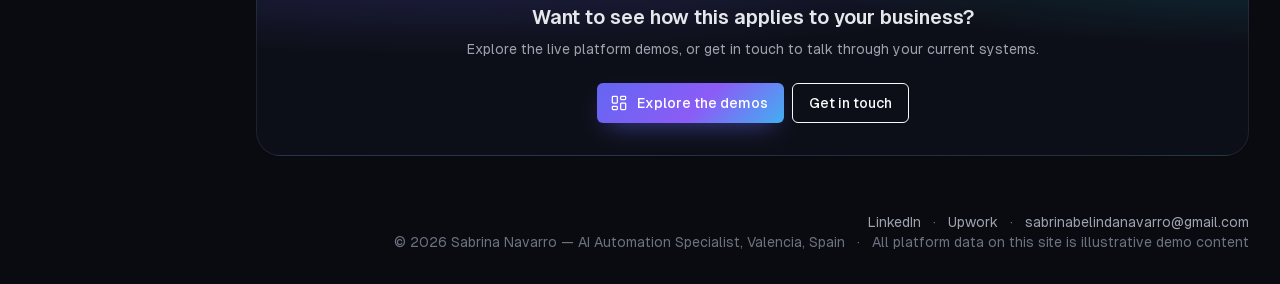
<file: about.html>
<!doctype html>
<html lang="en" data-bs-theme="dark" data-bs-theme-primary="indigo">
<head>
  <meta charset="utf-8" />
  <meta name="viewport" content="width=device-width, initial-scale=1, viewport-fit=cover" />
  <title>About — Sabrina Navarro | Automation OS</title>
  <meta name="description" content="About Sabrina Navarro — AI Automation & CRM Specialist based in Valencia, Spain. Background in business operations, CRM implementation and process documentation." />
  <link rel="icon" href="./favicon.ico" type="image/x-icon" />

  <link href="./assets/css/tabler.min.css" rel="stylesheet" />
  <link href="./assets/css/tabler-vendors.min.css" rel="stylesheet" />
  <link href="./assets/css/tabler-themes.min.css" rel="stylesheet" />
  <link href="./assets/css/tabler-marketing.min.css" rel="stylesheet" />
  <link href="./assets/css/custom.css" rel="stylesheet" />
  
</head>
<body class="theme-dark">
  <a href="#content" class="visually-hidden-focusable skip-link">Skip to main content</a>

  <div class="page">
    <!-- SIDEBAR -->
    <aside class="navbar navbar-vertical navbar-expand-lg" data-bs-theme="dark">
      <div class="container-fluid">
        <button class="navbar-toggler" type="button" data-bs-toggle="collapse" data-bs-target="#sidebar-menu" aria-controls="sidebar-menu" aria-expanded="false" aria-label="Toggle sidebar navigation">
          <span class="navbar-toggler-icon"></span>
        </button>
        <a href="index.html" class="navbar-brand navbar-brand-autodark">
          <span class="brand-mark">SN</span>
          <span class="brand-word">
            <strong>Sabrina Navarro</strong>
            <small>Automation OS</small>
          </span>
        </a>
        <div class="navbar-nav flex-row d-lg-none">
          <div class="nav-item dropdown">
            <a href="#" class="nav-link d-flex lh-1 p-0" data-bs-toggle="dropdown" aria-label="Open menu">
              <span class="avatar avatar-sm" style="background-image:url(./assets/img/sabrina-navarro-avatar.jpg)"></span>
            </a>
          </div>
        </div>
        <div class="collapse navbar-collapse" id="sidebar-menu">
          <ul class="navbar-nav pt-lg-3">
            <li class="nav-item">
      <a class="nav-link" href="index.html">
        <span class="nav-link-icon"><svg xmlns="http://www.w3.org/2000/svg" width="20" height="20" viewBox="0 0 24 24" fill="none" stroke="currentColor" stroke-width="2" stroke-linecap="round" stroke-linejoin="round" class="icon" aria-hidden="true"><path stroke="none" d="M0 0h24v24H0z" fill="none" /> <path d="M5 12l-2 0l9 -9l9 9l-2 0" /> <path d="M5 12v7a2 2 0 0 0 2 2h10a2 2 0 0 0 2 -2v-7" /> <path d="M9 21v-6a2 2 0 0 1 2 -2h2a2 2 0 0 1 2 2v6" /></svg></span>
        <span class="nav-link-title">Home</span>
        
      </a>
    </li><li class="nav-item active">
      <a class="nav-link" href="about.html" aria-current="page">
        <span class="nav-link-icon"><svg xmlns="http://www.w3.org/2000/svg" width="20" height="20" viewBox="0 0 24 24" fill="none" stroke="currentColor" stroke-width="2" stroke-linecap="round" stroke-linejoin="round" class="icon" aria-hidden="true"><path stroke="none" d="M0 0h24v24H0z" fill="none" /> <path d="M8 7a4 4 0 1 0 8 0a4 4 0 0 0 -8 0" /> <path d="M6 21v-2a4 4 0 0 1 4 -4h4a4 4 0 0 1 4 4v2" /></svg></span>
        <span class="nav-link-title">About</span>
        
      </a>
    </li><li class="nav-item">
      <a class="nav-link" href="services.html">
        <span class="nav-link-icon"><svg xmlns="http://www.w3.org/2000/svg" width="20" height="20" viewBox="0 0 24 24" fill="none" stroke="currentColor" stroke-width="2" stroke-linecap="round" stroke-linejoin="round" class="icon" aria-hidden="true"><path stroke="none" d="M0 0h24v24H0z" fill="none" /> <path d="M3 9a2 2 0 0 1 2 -2h14a2 2 0 0 1 2 2v9a2 2 0 0 1 -2 2h-14a2 2 0 0 1 -2 -2l0 -9" /> <path d="M8 7v-2a2 2 0 0 1 2 -2h4a2 2 0 0 1 2 2v2" /> <path d="M12 12l0 .01" /> <path d="M3 13a20 20 0 0 0 18 0" /></svg></span>
        <span class="nav-link-title">Services</span>
        
      </a>
    </li><li class="nav-item nav-section-label mt-3 mb-1"><span>Live Platform Demos</span></li><li class="nav-item">
      <a class="nav-link" href="dashboard.html">
        <span class="nav-link-icon"><svg xmlns="http://www.w3.org/2000/svg" width="20" height="20" viewBox="0 0 24 24" fill="none" stroke="currentColor" stroke-width="2" stroke-linecap="round" stroke-linejoin="round" class="icon" aria-hidden="true"><path stroke="none" d="M0 0h24v24H0z" fill="none" /> <path d="M5 4h4a1 1 0 0 1 1 1v6a1 1 0 0 1 -1 1h-4a1 1 0 0 1 -1 -1v-6a1 1 0 0 1 1 -1" /> <path d="M5 16h4a1 1 0 0 1 1 1v2a1 1 0 0 1 -1 1h-4a1 1 0 0 1 -1 -1v-2a1 1 0 0 1 1 -1" /> <path d="M15 12h4a1 1 0 0 1 1 1v6a1 1 0 0 1 -1 1h-4a1 1 0 0 1 -1 -1v-6a1 1 0 0 1 1 -1" /> <path d="M15 4h4a1 1 0 0 1 1 1v2a1 1 0 0 1 -1 1h-4a1 1 0 0 1 -1 -1v-2a1 1 0 0 1 1 -1" /></svg></span>
        <span class="nav-link-title">CRM Dashboard</span>
        <span class="badge badge-sm bg-azure-lt ms-auto">Demo</span>
      </a>
    </li><li class="nav-item">
      <a class="nav-link" href="workflow-gallery.html">
        <span class="nav-link-icon"><svg xmlns="http://www.w3.org/2000/svg" width="20" height="20" viewBox="0 0 24 24" fill="none" stroke="currentColor" stroke-width="2" stroke-linecap="round" stroke-linejoin="round" class="icon" aria-hidden="true"><path stroke="none" d="M0 0h24v24H0z" fill="none" /> <path d="M3 19a2 2 0 1 0 4 0a2 2 0 0 0 -4 0" /> <path d="M19 7a2 2 0 1 0 0 -4a2 2 0 0 0 0 4" /> <path d="M11 19h5.5a3.5 3.5 0 0 0 0 -7h-8a3.5 3.5 0 0 1 0 -7h4.5" /></svg></span>
        <span class="nav-link-title">Workflow Gallery</span>
        <span class="badge badge-sm bg-azure-lt ms-auto">Demo</span>
      </a>
    </li><li class="nav-item">
      <a class="nav-link" href="sop-center.html">
        <span class="nav-link-icon"><svg xmlns="http://www.w3.org/2000/svg" width="20" height="20" viewBox="0 0 24 24" fill="none" stroke="currentColor" stroke-width="2" stroke-linecap="round" stroke-linejoin="round" class="icon" aria-hidden="true"><path stroke="none" d="M0 0h24v24H0z" fill="none" /> <path d="M19 4v16h-12a2 2 0 0 1 -2 -2v-12a2 2 0 0 1 2 -2h12" /> <path d="M19 16h-12a2 2 0 0 0 -2 2" /> <path d="M9 8h6" /></svg></span>
        <span class="nav-link-title">SOP Center</span>
        <span class="badge badge-sm bg-azure-lt ms-auto">Demo</span>
      </a>
    </li><li class="nav-item">
      <a class="nav-link" href="automation-monitor.html">
        <span class="nav-link-icon"><svg xmlns="http://www.w3.org/2000/svg" width="20" height="20" viewBox="0 0 24 24" fill="none" stroke="currentColor" stroke-width="2" stroke-linecap="round" stroke-linejoin="round" class="icon" aria-hidden="true"><path stroke="none" d="M0 0h24v24H0z" fill="none" /> <path d="M3 12h4l3 8l4 -16l3 8h4" /></svg></span>
        <span class="nav-link-title">Automation Monitor</span>
        <span class="badge badge-sm bg-azure-lt ms-auto">Demo</span>
      </a>
    </li><li class="nav-item">
      <a class="nav-link" href="prompt-library.html">
        <span class="nav-link-icon"><svg xmlns="http://www.w3.org/2000/svg" width="20" height="20" viewBox="0 0 24 24" fill="none" stroke="currentColor" stroke-width="2" stroke-linecap="round" stroke-linejoin="round" class="icon" aria-hidden="true"><path stroke="none" d="M0 0h24v24H0z" fill="none" /> <path d="M16 18a2 2 0 0 1 2 2a2 2 0 0 1 2 -2a2 2 0 0 1 -2 -2a2 2 0 0 1 -2 2m0 -12a2 2 0 0 1 2 2a2 2 0 0 1 2 -2a2 2 0 0 1 -2 -2a2 2 0 0 1 -2 2m-7 12a6 6 0 0 1 6 -6a6 6 0 0 1 -6 -6a6 6 0 0 1 -6 6a6 6 0 0 1 6 6" /></svg></span>
        <span class="nav-link-title">Prompt Library</span>
        <span class="badge badge-sm bg-azure-lt ms-auto">Demo</span>
      </a>
    </li><li class="nav-item nav-section-label mt-3 mb-1"><span>Portfolio</span></li><li class="nav-item">
      <a class="nav-link" href="projects.html">
        <span class="nav-link-icon"><svg xmlns="http://www.w3.org/2000/svg" width="20" height="20" viewBox="0 0 24 24" fill="none" stroke="currentColor" stroke-width="2" stroke-linecap="round" stroke-linejoin="round" class="icon" aria-hidden="true"><path stroke="none" d="M0 0h24v24H0z" fill="none" /> <path d="M4 5a1 1 0 0 1 1 -1h4a1 1 0 0 1 1 1v4a1 1 0 0 1 -1 1h-4a1 1 0 0 1 -1 -1l0 -4" /> <path d="M4 15a1 1 0 0 1 1 -1h4a1 1 0 0 1 1 1v4a1 1 0 0 1 -1 1h-4a1 1 0 0 1 -1 -1l0 -4" /> <path d="M14 15a1 1 0 0 1 1 -1h4a1 1 0 0 1 1 1v4a1 1 0 0 1 -1 1h-4a1 1 0 0 1 -1 -1l0 -4" /> <path d="M14 7l6 0" /> <path d="M17 4l0 6" /></svg></span>
        <span class="nav-link-title">Projects</span>
        
      </a>
    </li><li class="nav-item">
      <a class="nav-link" href="case-studies.html">
        <span class="nav-link-icon"><svg xmlns="http://www.w3.org/2000/svg" width="20" height="20" viewBox="0 0 24 24" fill="none" stroke="currentColor" stroke-width="2" stroke-linecap="round" stroke-linejoin="round" class="icon" aria-hidden="true"><path stroke="none" d="M0 0h24v24H0z" fill="none" /> <path d="M6 4h11a2 2 0 0 1 2 2v12a2 2 0 0 1 -2 2h-11a1 1 0 0 1 -1 -1v-14a1 1 0 0 1 1 -1m3 0v18" /> <path d="M13 8l2 0" /> <path d="M13 12l2 0" /></svg></span>
        <span class="nav-link-title">Case Studies</span>
        
      </a>
    </li><li class="nav-item">
      <a class="nav-link" href="contact.html">
        <span class="nav-link-icon"><svg xmlns="http://www.w3.org/2000/svg" width="20" height="20" viewBox="0 0 24 24" fill="none" stroke="currentColor" stroke-width="2" stroke-linecap="round" stroke-linejoin="round" class="icon" aria-hidden="true"><path stroke="none" d="M0 0h24v24H0z" fill="none" /> <path d="M3 7a2 2 0 0 1 2 -2h14a2 2 0 0 1 2 2v10a2 2 0 0 1 -2 2h-14a2 2 0 0 1 -2 -2v-10" /> <path d="M3 7l9 6l9 -6" /></svg></span>
        <span class="nav-link-title">Contact</span>
        
      </a>
    </li>
          </ul>

          <div class="sidebar-footer mt-auto pt-3 d-none d-lg-block">
            <a href="contact.html" class="sidebar-cta">
              <span class="sidebar-cta-title">Available for projects</span>
              <span class="sidebar-cta-sub">Let's automate your operations →</span>
            </a>
          </div>
        </div>
      </div>
    </aside>

    <div class="page-wrapper">
      
      <div class="page-header d-print-none">
        <div class="container-xl">
          <div class="row g-2 align-items-center">
            <div class="col">
              
              <h2 class="page-title">About</h2>
              <div class="text-secondary mt-1">About Sabrina Navarro — AI Automation & CRM Specialist based in Valencia, Spain. Background in business operations, CRM implementation and process documentation.</div>
            </div>
            
          </div>
        </div>
      </div>

      <main id="content" class="page-body">
        <div class="container-xl">
          
<section class="reveal mb-5">
  <div class="row align-items-center g-4">
    <div class="col-lg-4">
      <div class="card card-glow">
        <div class="card-body text-center">
          <span class="avatar avatar-xl rounded-circle mb-3" style="background-image:url(./assets/img/sabrina-navarro-avatar.jpg); box-shadow: 0 0 0 4px rgba(99,102,241,.25);"></span>
          <h2 class="mb-0">Sabrina Navarro</h2>
          <div class="text-secondary mb-3">AI Automation &amp; CRM Specialist</div>
          <div class="d-flex flex-wrap justify-content-center gap-2 mb-3">
            <span class="badge bg-indigo-lt text-indigo">Valencia, Spain</span>
            <span class="badge bg-green-lt text-green">Freelance</span>
            <span class="badge bg-azure-lt text-azure">Available for projects</span>
          </div>
          <div class="d-flex justify-content-center gap-2">
            <a href="https://www.linkedin.com/in/sabrina-navarro-7b7960206/" target="_blank" rel="noreferrer" class="btn btn-icon btn-outline-light" aria-label="LinkedIn"><svg xmlns="http://www.w3.org/2000/svg" width="24" height="24" viewBox="0 0 24 24" fill="none" stroke="currentColor" stroke-width="2" stroke-linecap="round" stroke-linejoin="round" class="icon" aria-hidden="true"><path stroke="none" d="M0 0h24v24H0z" fill="none" /> <path d="M8 11v5" /> <path d="M8 8v.01" /> <path d="M12 16v-5" /> <path d="M16 16v-3a2 2 0 1 0 -4 0" /> <path d="M3 7a4 4 0 0 1 4 -4h10a4 4 0 0 1 4 4v10a4 4 0 0 1 -4 4h-10a4 4 0 0 1 -4 -4l0 -10" /></svg></a>
            <a href="https://www.upwork.com/freelancers/~018063efb3d9ad444e?mp_source=share" target="_blank" rel="noreferrer" class="btn btn-icon btn-outline-light" aria-label="Upwork"><svg xmlns="http://www.w3.org/2000/svg" width="24" height="24" viewBox="0 0 24 24" fill="none" stroke="currentColor" stroke-width="2" stroke-linecap="round" stroke-linejoin="round" class="icon" aria-hidden="true"><path stroke="none" d="M0 0h24v24H0z" fill="none" /> <path d="M3 7v5a3 3 0 0 0 6 0v-5h1l4 6c.824 1.319 1.945 2 3.5 2a3.5 3.5 0 0 0 0 -7c-2.027 0 -3.137 1 -3.5 3c-.242 1.33 -.908 4 -2 8" /></svg></a>
            <a href="mailto:sabrinabelindanavarro@gmail.com" class="btn btn-icon btn-outline-light" aria-label="Email"><svg xmlns="http://www.w3.org/2000/svg" width="24" height="24" viewBox="0 0 24 24" fill="none" stroke="currentColor" stroke-width="2" stroke-linecap="round" stroke-linejoin="round" class="icon" aria-hidden="true"><path stroke="none" d="M0 0h24v24H0z" fill="none" /> <path d="M3 7a2 2 0 0 1 2 -2h14a2 2 0 0 1 2 2v10a2 2 0 0 1 -2 2h-14a2 2 0 0 1 -2 -2v-10" /> <path d="M3 7l9 6l9 -6" /></svg></a>
          </div>
        </div>
      </div>
    </div>
    <div class="col-lg-8">
      <div class="section-eyebrow mb-2">About</div>
      <h1 class="mb-3">I connect the tools your team already uses — so nothing falls through the cracks.</h1>
      <p class="text-secondary fs-5">
        I'm an AI Automation and CRM &amp; Workflow Optimization Specialist based in Valencia, Spain, working with businesses across roofing, construction, property management and service industries.
      </p>
      <p class="text-secondary">
        My background is in business operations — configuring CRMs, coordinating teams and projects, documenting processes and improving how work actually gets done day to day. That operational grounding is what shapes the systems I build now: I design AI workflows, CRM implementations and internal tools that fit how a team already works, rather than forcing a team to adapt to a rigid new system.
      </p>
      <p class="text-secondary mb-0">
        In practice, that means fewer dropped leads, less time spent on manual data entry, and processes that survive turnover because they're documented and partly automated instead of living in one person's head.
      </p>
    </div>
  </div>
</section>

<section class="mb-5">
  <div class="row g-4">
    <div class="col-lg-7">
      <div class="section-eyebrow mb-2 reveal">How I got here</div>
      <h2 class="mb-4 reveal">From running operations to automating them</h2>
      <div class="stagger">
        <div class="d-flex gap-3 mb-4">
          <div class="flex-none">
            <span class="avatar avatar-rounded bg-indigo-lt"><svg xmlns="http://www.w3.org/2000/svg" width="24" height="24" viewBox="0 0 24 24" fill="none" stroke="currentColor" stroke-width="2" stroke-linecap="round" stroke-linejoin="round" class="icon" aria-hidden="true"><path stroke="none" d="M0 0h24v24H0z" fill="none" /> <path d="M3 9a2 2 0 0 1 2 -2h14a2 2 0 0 1 2 2v9a2 2 0 0 1 -2 2h-14a2 2 0 0 1 -2 -2l0 -9" /> <path d="M8 7v-2a2 2 0 0 1 2 -2h4a2 2 0 0 1 2 2v2" /> <path d="M12 12l0 .01" /> <path d="M3 13a20 20 0 0 0 18 0" /></svg></span>
          </div>
          <div>
            <h4 class="mb-1">Business Operations & Project Coordination</h4>
            <p class="text-secondary mb-0">Managed day-to-day operations, coordinated cross-functional teams, and kept projects moving across scheduling, communication and reporting.</p>
          </div>
        </div><div class="d-flex gap-3 mb-4">
          <div class="flex-none">
            <span class="avatar avatar-rounded bg-indigo-lt"><svg xmlns="http://www.w3.org/2000/svg" width="24" height="24" viewBox="0 0 24 24" fill="none" stroke="currentColor" stroke-width="2" stroke-linecap="round" stroke-linejoin="round" class="icon" aria-hidden="true"><path stroke="none" d="M0 0h24v24H0z" fill="none" /> <path d="M5 4h4a1 1 0 0 1 1 1v6a1 1 0 0 1 -1 1h-4a1 1 0 0 1 -1 -1v-6a1 1 0 0 1 1 -1" /> <path d="M5 16h4a1 1 0 0 1 1 1v2a1 1 0 0 1 -1 1h-4a1 1 0 0 1 -1 -1v-2a1 1 0 0 1 1 -1" /> <path d="M15 12h4a1 1 0 0 1 1 1v6a1 1 0 0 1 -1 1h-4a1 1 0 0 1 -1 -1v-6a1 1 0 0 1 1 -1" /> <path d="M15 4h4a1 1 0 0 1 1 1v2a1 1 0 0 1 -1 1h-4a1 1 0 0 1 -1 -1v-2a1 1 0 0 1 1 -1" /></svg></span>
          </div>
          <div>
            <h4 class="mb-1">CRM Configuration & Optimization</h4>
            <p class="text-secondary mb-0">Set up and refined CRM systems — pipelines, custom fields, automations and reporting — so sales and operations teams had one reliable source of truth.</p>
          </div>
        </div><div class="d-flex gap-3 mb-4">
          <div class="flex-none">
            <span class="avatar avatar-rounded bg-indigo-lt"><svg xmlns="http://www.w3.org/2000/svg" width="24" height="24" viewBox="0 0 24 24" fill="none" stroke="currentColor" stroke-width="2" stroke-linecap="round" stroke-linejoin="round" class="icon" aria-hidden="true"><path stroke="none" d="M0 0h24v24H0z" fill="none" /> <path d="M19 4v16h-12a2 2 0 0 1 -2 -2v-12a2 2 0 0 1 2 -2h12" /> <path d="M19 16h-12a2 2 0 0 0 -2 2" /> <path d="M9 8h6" /></svg></span>
          </div>
          <div>
            <h4 class="mb-1">Process Documentation</h4>
            <p class="text-secondary mb-0">Documented recurring processes into SOPs the team could actually follow, reducing the "how do I do this again?" questions.</p>
          </div>
        </div><div class="d-flex gap-3 mb-4">
          <div class="flex-none">
            <span class="avatar avatar-rounded bg-indigo-lt"><svg xmlns="http://www.w3.org/2000/svg" width="24" height="24" viewBox="0 0 24 24" fill="none" stroke="currentColor" stroke-width="2" stroke-linecap="round" stroke-linejoin="round" class="icon" aria-hidden="true"><path stroke="none" d="M0 0h24v24H0z" fill="none" /> <path d="M3 19a2 2 0 1 0 4 0a2 2 0 0 0 -4 0" /> <path d="M19 7a2 2 0 1 0 0 -4a2 2 0 0 0 0 4" /> <path d="M11 19h5.5a3.5 3.5 0 0 0 0 -7h-8a3.5 3.5 0 0 1 0 -7h4.5" /></svg></span>
          </div>
          <div>
            <h4 class="mb-1">Workflow & Automation Focus</h4>
            <p class="text-secondary mb-0">Moved into building the automations themselves — n8n workflows and AI integrations that took over the repetitive parts of those documented processes.</p>
          </div>
        </div>
      </div>
    </div>
    <div class="col-lg-5">
      <div class="card reveal">
        <div class="card-header"><h3 class="card-title">Languages</h3></div>
        <div class="card-body">
          <div class="mb-3">
            <div class="d-flex justify-content-between mb-1">
              <span class="fw-medium">Spanish</span>
              <span class="text-secondary small">Native</span>
            </div>
            <div class="progress progress-sm"><div class="progress-bar bg-indigo" style="width:100%"></div></div>
          </div><div class="mb-3">
            <div class="d-flex justify-content-between mb-1">
              <span class="fw-medium">English</span>
              <span class="text-secondary small">C1 — Advanced</span>
            </div>
            <div class="progress progress-sm"><div class="progress-bar bg-indigo" style="width:88%"></div></div>
          </div><div class="mb-3">
            <div class="d-flex justify-content-between mb-1">
              <span class="fw-medium">Italian</span>
              <span class="text-secondary small">B1 — Intermediate</span>
            </div>
            <div class="progress progress-sm"><div class="progress-bar bg-indigo" style="width:55%"></div></div>
          </div>
        </div>
      </div>
      <div class="card mt-4 reveal">
        <div class="card-header"><h3 class="card-title">Titles</h3></div>
        <div class="list-group list-group-flush">
          <div class="list-group-item d-flex align-items-center gap-2"><svg xmlns="http://www.w3.org/2000/svg" width="24" height="24" viewBox="0 0 24 24" fill="none" stroke="currentColor" stroke-width="2" stroke-linecap="round" stroke-linejoin="round" class="icon text-indigo" aria-hidden="true"><path stroke="none" d="M0 0h24v24H0z" fill="none" /> <path d="M16 18a2 2 0 0 1 2 2a2 2 0 0 1 2 -2a2 2 0 0 1 -2 -2a2 2 0 0 1 -2 2m0 -12a2 2 0 0 1 2 2a2 2 0 0 1 2 -2a2 2 0 0 1 -2 -2a2 2 0 0 1 -2 2m-7 12a6 6 0 0 1 6 -6a6 6 0 0 1 -6 -6a6 6 0 0 1 -6 6a6 6 0 0 1 6 6" /></svg> AI Automation Specialist</div>
          <div class="list-group-item d-flex align-items-center gap-2"><svg xmlns="http://www.w3.org/2000/svg" width="24" height="24" viewBox="0 0 24 24" fill="none" stroke="currentColor" stroke-width="2" stroke-linecap="round" stroke-linejoin="round" class="icon text-indigo" aria-hidden="true"><path stroke="none" d="M0 0h24v24H0z" fill="none" /> <path d="M3 19a2 2 0 1 0 4 0a2 2 0 0 0 -4 0" /> <path d="M19 7a2 2 0 1 0 0 -4a2 2 0 0 0 0 4" /> <path d="M11 19h5.5a3.5 3.5 0 0 0 0 -7h-8a3.5 3.5 0 0 1 0 -7h4.5" /></svg> Business Process Automation Specialist</div>
          <div class="list-group-item d-flex align-items-center gap-2"><svg xmlns="http://www.w3.org/2000/svg" width="24" height="24" viewBox="0 0 24 24" fill="none" stroke="currentColor" stroke-width="2" stroke-linecap="round" stroke-linejoin="round" class="icon text-indigo" aria-hidden="true"><path stroke="none" d="M0 0h24v24H0z" fill="none" /> <path d="M5 4h4a1 1 0 0 1 1 1v6a1 1 0 0 1 -1 1h-4a1 1 0 0 1 -1 -1v-6a1 1 0 0 1 1 -1" /> <path d="M5 16h4a1 1 0 0 1 1 1v2a1 1 0 0 1 -1 1h-4a1 1 0 0 1 -1 -1v-2a1 1 0 0 1 1 -1" /> <path d="M15 12h4a1 1 0 0 1 1 1v6a1 1 0 0 1 -1 1h-4a1 1 0 0 1 -1 -1v-6a1 1 0 0 1 1 -1" /> <path d="M15 4h4a1 1 0 0 1 1 1v2a1 1 0 0 1 -1 1h-4a1 1 0 0 1 -1 -1v-2a1 1 0 0 1 1 -1" /></svg> CRM &amp; Workflow Optimization Specialist</div>
        </div>
      </div>
    </div>
  </div>
</section>

<section class="mb-5">
  <div class="section-eyebrow mb-2 reveal">Industry experience</div>
  <h2 class="mb-4 reveal">Where I've put this into practice</h2>
  <div class="row row-cards stagger">
    <div class="col-sm-6 col-lg-3">
      <div class="card card-hover h-100">
        <div class="card-body">
          <span class="bg-indigo-lt avatar avatar-rounded mb-3"><svg xmlns="http://www.w3.org/2000/svg" width="24" height="24" viewBox="0 0 24 24" fill="none" stroke="currentColor" stroke-width="2" stroke-linecap="round" stroke-linejoin="round" class="icon" aria-hidden="true"><path stroke="none" d="M0 0h24v24H0z" fill="none" /> <path d="M3 21v-13l9 -4l9 4v13" /> <path d="M13 13h4v8h-10v-6h6" /> <path d="M13 21v-9a1 1 0 0 0 -1 -1h-2a1 1 0 0 0 -1 1v3" /></svg></span>
          <h4 class="card-title">Roofing Companies</h4>
          <p class="text-secondary mb-0 small">CRM pipelines, lead routing and field-to-office handoffs for storm restoration and re-roof sales teams.</p>
        </div>
      </div>
    </div><div class="col-sm-6 col-lg-3">
      <div class="card card-hover h-100">
        <div class="card-body">
          <span class="bg-indigo-lt avatar avatar-rounded mb-3"><svg xmlns="http://www.w3.org/2000/svg" width="24" height="24" viewBox="0 0 24 24" fill="none" stroke="currentColor" stroke-width="2" stroke-linecap="round" stroke-linejoin="round" class="icon" aria-hidden="true"><path stroke="none" d="M0 0h24v24H0z" fill="none" /> <path d="M3 21l18 0" /> <path d="M5 21v-14l8 -4v18" /> <path d="M19 21v-10l-6 -4" /> <path d="M9 9l0 .01" /> <path d="M9 12l0 .01" /> <path d="M9 15l0 .01" /> <path d="M9 18l0 .01" /></svg></span>
          <h4 class="card-title">Construction Companies</h4>
          <p class="text-secondary mb-0 small">Project and task coordination systems connecting sales, estimating and production scheduling.</p>
        </div>
      </div>
    </div><div class="col-sm-6 col-lg-3">
      <div class="card card-hover h-100">
        <div class="card-body">
          <span class="bg-indigo-lt avatar avatar-rounded mb-3"><svg xmlns="http://www.w3.org/2000/svg" width="24" height="24" viewBox="0 0 24 24" fill="none" stroke="currentColor" stroke-width="2" stroke-linecap="round" stroke-linejoin="round" class="icon" aria-hidden="true"><path stroke="none" d="M0 0h24v24H0z" fill="none" /> <path d="M5 12l-2 0l9 -9l9 9l-2 0" /> <path d="M5 12v7a2 2 0 0 0 2 2h10a2 2 0 0 0 2 -2v-7" /> <path d="M9 21v-6a2 2 0 0 1 2 -2h2a2 2 0 0 1 2 2v6" /></svg></span>
          <h4 class="card-title">Property Management</h4>
          <p class="text-secondary mb-0 small">Workflow and communication systems for recurring tenant, maintenance and vendor processes.</p>
        </div>
      </div>
    </div><div class="col-sm-6 col-lg-3">
      <div class="card card-hover h-100">
        <div class="card-body">
          <span class="bg-indigo-lt avatar avatar-rounded mb-3"><svg xmlns="http://www.w3.org/2000/svg" width="24" height="24" viewBox="0 0 24 24" fill="none" stroke="currentColor" stroke-width="2" stroke-linecap="round" stroke-linejoin="round" class="icon" aria-hidden="true"><path stroke="none" d="M0 0h24v24H0z" fill="none" /> <path d="M5 4h4l2 5l-2.5 1.5a11 11 0 0 0 5 5l1.5 -2.5l5 2v4a2 2 0 0 1 -2 2a16 16 0 0 1 -15 -15a2 2 0 0 1 2 -2" /> <path d="M15 7a2 2 0 0 1 2 2" /> <path d="M15 3a6 6 0 0 1 6 6" /></svg></span>
          <h4 class="card-title">Customer Service</h4>
          <p class="text-secondary mb-0 small">Response-time systems, escalation paths and follow-up sequences that keep customers informed.</p>
        </div>
      </div>
    </div><div class="col-sm-6 col-lg-3">
      <div class="card card-hover h-100">
        <div class="card-body">
          <span class="bg-indigo-lt avatar avatar-rounded mb-3"><svg xmlns="http://www.w3.org/2000/svg" width="24" height="24" viewBox="0 0 24 24" fill="none" stroke="currentColor" stroke-width="2" stroke-linecap="round" stroke-linejoin="round" class="icon" aria-hidden="true"><path stroke="none" d="M0 0h24v24H0z" fill="none" /> <path d="M11 12a1 1 0 1 0 2 0a1 1 0 1 0 -2 0" /> <path d="M7 12a5 5 0 1 0 10 0a5 5 0 1 0 -10 0" /> <path d="M3 12a9 9 0 1 0 18 0a9 9 0 1 0 -18 0" /></svg></span>
          <h4 class="card-title">Marketing</h4>
          <p class="text-secondary mb-0 small">Lead capture, scoring and nurture automations that connect ad platforms to the CRM.</p>
        </div>
      </div>
    </div><div class="col-sm-6 col-lg-3">
      <div class="card card-hover h-100">
        <div class="card-body">
          <span class="bg-indigo-lt avatar avatar-rounded mb-3"><svg xmlns="http://www.w3.org/2000/svg" width="24" height="24" viewBox="0 0 24 24" fill="none" stroke="currentColor" stroke-width="2" stroke-linecap="round" stroke-linejoin="round" class="icon" aria-hidden="true"><path stroke="none" d="M0 0h24v24H0z" fill="none" /> <path d="M3 19a2 2 0 1 0 4 0a2 2 0 0 0 -4 0" /> <path d="M19 7a2 2 0 1 0 0 -4a2 2 0 0 0 0 4" /> <path d="M11 19h5.5a3.5 3.5 0 0 0 0 -7h-8a3.5 3.5 0 0 1 0 -7h4.5" /></svg></span>
          <h4 class="card-title">Workflow Optimization</h4>
          <p class="text-secondary mb-0 small">Mapping how work actually moves through a team, then removing the manual hand-offs.</p>
        </div>
      </div>
    </div><div class="col-sm-6 col-lg-3">
      <div class="card card-hover h-100">
        <div class="card-body">
          <span class="bg-indigo-lt avatar avatar-rounded mb-3"><svg xmlns="http://www.w3.org/2000/svg" width="24" height="24" viewBox="0 0 24 24" fill="none" stroke="currentColor" stroke-width="2" stroke-linecap="round" stroke-linejoin="round" class="icon" aria-hidden="true"><path stroke="none" d="M0 0h24v24H0z" fill="none" /> <path d="M9 5h-2a2 2 0 0 0 -2 2v12a2 2 0 0 0 2 2h10a2 2 0 0 0 2 -2v-12a2 2 0 0 0 -2 -2h-2" /> <path d="M9 5a2 2 0 0 1 2 -2h2a2 2 0 0 1 2 2a2 2 0 0 1 -2 2h-2a2 2 0 0 1 -2 -2" /> <path d="M9 12l.01 0" /> <path d="M13 12l2 0" /> <path d="M9 16l.01 0" /> <path d="M13 16l2 0" /></svg></span>
          <h4 class="card-title">Process Documentation</h4>
          <p class="text-secondary mb-0 small">Turning tribal knowledge into clear, versioned SOPs that hold up when people are out or new hires start.</p>
        </div>
      </div>
    </div><div class="col-sm-6 col-lg-3">
      <div class="card card-hover h-100">
        <div class="card-body">
          <span class="bg-indigo-lt avatar avatar-rounded mb-3"><svg xmlns="http://www.w3.org/2000/svg" width="24" height="24" viewBox="0 0 24 24" fill="none" stroke="currentColor" stroke-width="2" stroke-linecap="round" stroke-linejoin="round" class="icon" aria-hidden="true"><path stroke="none" d="M0 0h24v24H0z" fill="none" /> <path d="M5 4h4a1 1 0 0 1 1 1v6a1 1 0 0 1 -1 1h-4a1 1 0 0 1 -1 -1v-6a1 1 0 0 1 1 -1" /> <path d="M5 16h4a1 1 0 0 1 1 1v2a1 1 0 0 1 -1 1h-4a1 1 0 0 1 -1 -1v-2a1 1 0 0 1 1 -1" /> <path d="M15 12h4a1 1 0 0 1 1 1v6a1 1 0 0 1 -1 1h-4a1 1 0 0 1 -1 -1v-6a1 1 0 0 1 1 -1" /> <path d="M15 4h4a1 1 0 0 1 1 1v2a1 1 0 0 1 -1 1h-4a1 1 0 0 1 -1 -1v-2a1 1 0 0 1 1 -1" /></svg></span>
          <h4 class="card-title">CRM Implementation</h4>
          <p class="text-secondary mb-0 small">Configuring GoHighLevel, HubSpot and similar platforms around a team's real sales process.</p>
        </div>
      </div>
    </div>
  </div>
</section>

<section class="reveal">
  <div class="card hero-surface">
    <div class="card-body p-4 p-md-5 text-center">
      <h2 class="mb-2">Want to see how this applies to your business?</h2>
      <p class="text-secondary mb-4">Explore the live platform demos, or get in touch to talk through your current systems.</p>
      <div class="d-flex justify-content-center gap-2 flex-wrap">
        <a href="dashboard.html" class="btn btn-gradient"><svg xmlns="http://www.w3.org/2000/svg" width="18" height="18" viewBox="0 0 24 24" fill="none" stroke="currentColor" stroke-width="2" stroke-linecap="round" stroke-linejoin="round" class="icon" aria-hidden="true"><path stroke="none" d="M0 0h24v24H0z" fill="none" /> <path d="M5 4h4a1 1 0 0 1 1 1v6a1 1 0 0 1 -1 1h-4a1 1 0 0 1 -1 -1v-6a1 1 0 0 1 1 -1" /> <path d="M5 16h4a1 1 0 0 1 1 1v2a1 1 0 0 1 -1 1h-4a1 1 0 0 1 -1 -1v-2a1 1 0 0 1 1 -1" /> <path d="M15 12h4a1 1 0 0 1 1 1v6a1 1 0 0 1 -1 1h-4a1 1 0 0 1 -1 -1v-6a1 1 0 0 1 1 -1" /> <path d="M15 4h4a1 1 0 0 1 1 1v2a1 1 0 0 1 -1 1h-4a1 1 0 0 1 -1 -1v-2a1 1 0 0 1 1 -1" /></svg> Explore the demos</a>
        <a href="contact.html" class="btn btn-outline-light">Get in touch</a>
      </div>
    </div>
  </div>
</section>

        </div>
      </main>

      <footer class="footer footer-transparent d-print-none">
        <div class="container-xl">
          <div class="row text-center align-items-center flex-row-reverse">
            <div class="col-lg-auto ms-lg-auto">
              <ul class="list-inline list-inline-dots mb-0">
                <li class="list-inline-item"><a href="https://www.linkedin.com/in/sabrina-navarro-7b7960206/" target="_blank" rel="noreferrer" class="link-secondary">LinkedIn</a></li>
                <li class="list-inline-item"><a href="https://www.upwork.com/freelancers/~018063efb3d9ad444e?mp_source=share" target="_blank" rel="noreferrer" class="link-secondary">Upwork</a></li>
                <li class="list-inline-item"><a href="mailto:sabrinabelindanavarro@gmail.com" class="link-secondary">sabrinabelindanavarro@gmail.com</a></li>
              </ul>
            </div>
            <div class="col-12 col-lg-auto mt-3 mt-lg-0">
              <ul class="list-inline list-inline-dots mb-0">
                <li class="list-inline-item">© 2026 Sabrina Navarro — AI Automation Specialist, Valencia, Spain</li>
                <li class="list-inline-item">All platform data on this site is illustrative demo content</li>
              </ul>
            </div>
          </div>
        </div>
      </footer>
    </div>
  </div>

  <script src="./assets/js/tabler.min.js"></script>
  
  <script src="./assets/js/site.js"></script>
  
</body>
</html>
</file>
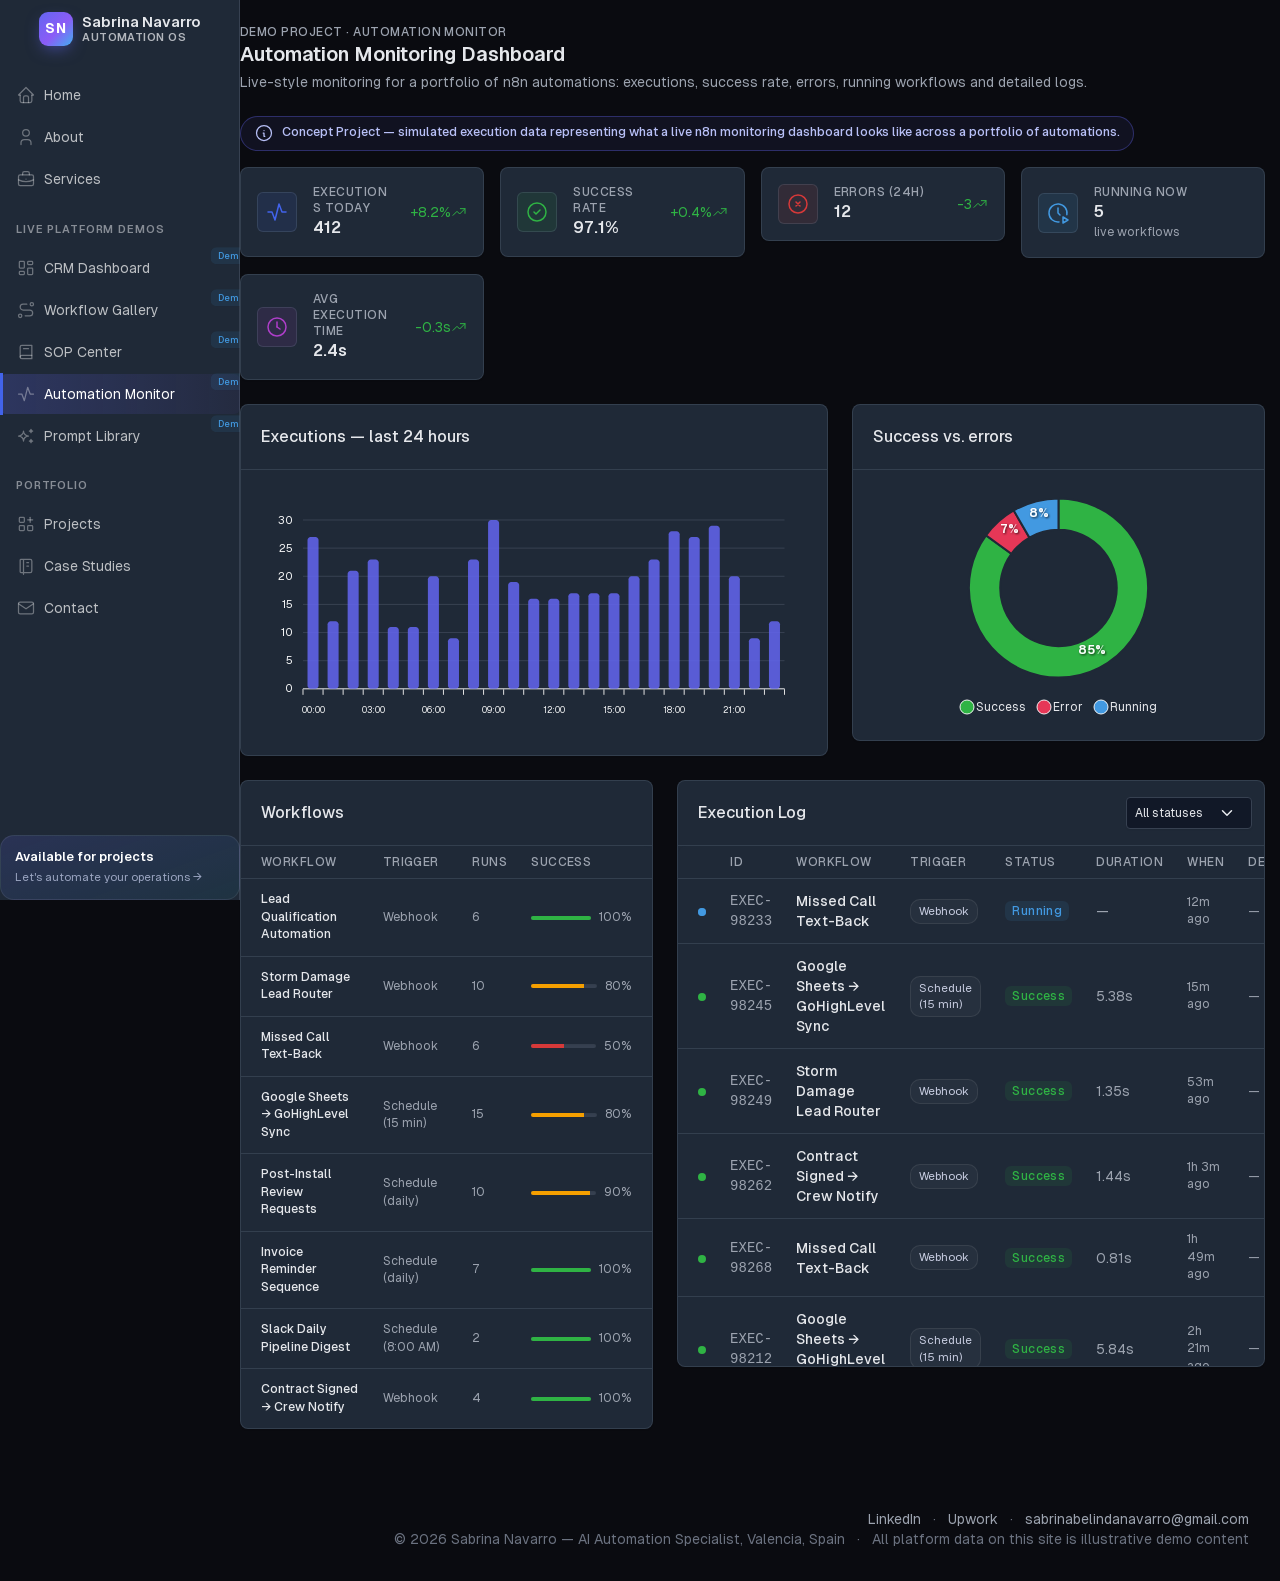
<file: automation-monitor.html>
<!doctype html>
<html lang="en" data-bs-theme="dark" data-bs-theme-primary="indigo">
<head>
  <meta charset="utf-8" />
  <meta name="viewport" content="width=device-width, initial-scale=1, viewport-fit=cover" />
  <title>Automation Monitoring Dashboard — Sabrina Navarro | Automation OS</title>
  <meta name="description" content="Live-style monitoring for a portfolio of n8n automations: executions, success rate, errors, running workflows and detailed logs." />
  <link rel="icon" href="./favicon.ico" type="image/x-icon" />

  <link href="./assets/css/tabler.min.css" rel="stylesheet" />
  <link href="./assets/css/tabler-vendors.min.css" rel="stylesheet" />
  <link href="./assets/css/tabler-themes.min.css" rel="stylesheet" />
  <link href="./assets/css/tabler-marketing.min.css" rel="stylesheet" />
  <link href="./assets/css/custom.css" rel="stylesheet" />
  
</head>
<body class="theme-dark">
  <a href="#content" class="visually-hidden-focusable skip-link">Skip to main content</a>

  <div class="page">
    <!-- SIDEBAR -->
    <aside class="navbar navbar-vertical navbar-expand-lg" data-bs-theme="dark">
      <div class="container-fluid">
        <button class="navbar-toggler" type="button" data-bs-toggle="collapse" data-bs-target="#sidebar-menu" aria-controls="sidebar-menu" aria-expanded="false" aria-label="Toggle sidebar navigation">
          <span class="navbar-toggler-icon"></span>
        </button>
        <a href="index.html" class="navbar-brand navbar-brand-autodark">
          <span class="brand-mark">SN</span>
          <span class="brand-word">
            <strong>Sabrina Navarro</strong>
            <small>Automation OS</small>
          </span>
        </a>
        <div class="navbar-nav flex-row d-lg-none">
          <div class="nav-item dropdown">
            <a href="#" class="nav-link d-flex lh-1 p-0" data-bs-toggle="dropdown" aria-label="Open menu">
              <span class="avatar avatar-sm" style="background-image:url(./assets/img/sabrina-navarro-avatar.jpg)"></span>
            </a>
          </div>
        </div>
        <div class="collapse navbar-collapse" id="sidebar-menu">
          <ul class="navbar-nav pt-lg-3">
            <li class="nav-item">
      <a class="nav-link" href="index.html">
        <span class="nav-link-icon"><svg xmlns="http://www.w3.org/2000/svg" width="20" height="20" viewBox="0 0 24 24" fill="none" stroke="currentColor" stroke-width="2" stroke-linecap="round" stroke-linejoin="round" class="icon" aria-hidden="true"><path stroke="none" d="M0 0h24v24H0z" fill="none" /> <path d="M5 12l-2 0l9 -9l9 9l-2 0" /> <path d="M5 12v7a2 2 0 0 0 2 2h10a2 2 0 0 0 2 -2v-7" /> <path d="M9 21v-6a2 2 0 0 1 2 -2h2a2 2 0 0 1 2 2v6" /></svg></span>
        <span class="nav-link-title">Home</span>
        
      </a>
    </li><li class="nav-item">
      <a class="nav-link" href="about.html">
        <span class="nav-link-icon"><svg xmlns="http://www.w3.org/2000/svg" width="20" height="20" viewBox="0 0 24 24" fill="none" stroke="currentColor" stroke-width="2" stroke-linecap="round" stroke-linejoin="round" class="icon" aria-hidden="true"><path stroke="none" d="M0 0h24v24H0z" fill="none" /> <path d="M8 7a4 4 0 1 0 8 0a4 4 0 0 0 -8 0" /> <path d="M6 21v-2a4 4 0 0 1 4 -4h4a4 4 0 0 1 4 4v2" /></svg></span>
        <span class="nav-link-title">About</span>
        
      </a>
    </li><li class="nav-item">
      <a class="nav-link" href="services.html">
        <span class="nav-link-icon"><svg xmlns="http://www.w3.org/2000/svg" width="20" height="20" viewBox="0 0 24 24" fill="none" stroke="currentColor" stroke-width="2" stroke-linecap="round" stroke-linejoin="round" class="icon" aria-hidden="true"><path stroke="none" d="M0 0h24v24H0z" fill="none" /> <path d="M3 9a2 2 0 0 1 2 -2h14a2 2 0 0 1 2 2v9a2 2 0 0 1 -2 2h-14a2 2 0 0 1 -2 -2l0 -9" /> <path d="M8 7v-2a2 2 0 0 1 2 -2h4a2 2 0 0 1 2 2v2" /> <path d="M12 12l0 .01" /> <path d="M3 13a20 20 0 0 0 18 0" /></svg></span>
        <span class="nav-link-title">Services</span>
        
      </a>
    </li><li class="nav-item nav-section-label mt-3 mb-1"><span>Live Platform Demos</span></li><li class="nav-item">
      <a class="nav-link" href="dashboard.html">
        <span class="nav-link-icon"><svg xmlns="http://www.w3.org/2000/svg" width="20" height="20" viewBox="0 0 24 24" fill="none" stroke="currentColor" stroke-width="2" stroke-linecap="round" stroke-linejoin="round" class="icon" aria-hidden="true"><path stroke="none" d="M0 0h24v24H0z" fill="none" /> <path d="M5 4h4a1 1 0 0 1 1 1v6a1 1 0 0 1 -1 1h-4a1 1 0 0 1 -1 -1v-6a1 1 0 0 1 1 -1" /> <path d="M5 16h4a1 1 0 0 1 1 1v2a1 1 0 0 1 -1 1h-4a1 1 0 0 1 -1 -1v-2a1 1 0 0 1 1 -1" /> <path d="M15 12h4a1 1 0 0 1 1 1v6a1 1 0 0 1 -1 1h-4a1 1 0 0 1 -1 -1v-6a1 1 0 0 1 1 -1" /> <path d="M15 4h4a1 1 0 0 1 1 1v2a1 1 0 0 1 -1 1h-4a1 1 0 0 1 -1 -1v-2a1 1 0 0 1 1 -1" /></svg></span>
        <span class="nav-link-title">CRM Dashboard</span>
        <span class="badge badge-sm bg-azure-lt ms-auto">Demo</span>
      </a>
    </li><li class="nav-item">
      <a class="nav-link" href="workflow-gallery.html">
        <span class="nav-link-icon"><svg xmlns="http://www.w3.org/2000/svg" width="20" height="20" viewBox="0 0 24 24" fill="none" stroke="currentColor" stroke-width="2" stroke-linecap="round" stroke-linejoin="round" class="icon" aria-hidden="true"><path stroke="none" d="M0 0h24v24H0z" fill="none" /> <path d="M3 19a2 2 0 1 0 4 0a2 2 0 0 0 -4 0" /> <path d="M19 7a2 2 0 1 0 0 -4a2 2 0 0 0 0 4" /> <path d="M11 19h5.5a3.5 3.5 0 0 0 0 -7h-8a3.5 3.5 0 0 1 0 -7h4.5" /></svg></span>
        <span class="nav-link-title">Workflow Gallery</span>
        <span class="badge badge-sm bg-azure-lt ms-auto">Demo</span>
      </a>
    </li><li class="nav-item">
      <a class="nav-link" href="sop-center.html">
        <span class="nav-link-icon"><svg xmlns="http://www.w3.org/2000/svg" width="20" height="20" viewBox="0 0 24 24" fill="none" stroke="currentColor" stroke-width="2" stroke-linecap="round" stroke-linejoin="round" class="icon" aria-hidden="true"><path stroke="none" d="M0 0h24v24H0z" fill="none" /> <path d="M19 4v16h-12a2 2 0 0 1 -2 -2v-12a2 2 0 0 1 2 -2h12" /> <path d="M19 16h-12a2 2 0 0 0 -2 2" /> <path d="M9 8h6" /></svg></span>
        <span class="nav-link-title">SOP Center</span>
        <span class="badge badge-sm bg-azure-lt ms-auto">Demo</span>
      </a>
    </li><li class="nav-item active">
      <a class="nav-link" href="automation-monitor.html" aria-current="page">
        <span class="nav-link-icon"><svg xmlns="http://www.w3.org/2000/svg" width="20" height="20" viewBox="0 0 24 24" fill="none" stroke="currentColor" stroke-width="2" stroke-linecap="round" stroke-linejoin="round" class="icon" aria-hidden="true"><path stroke="none" d="M0 0h24v24H0z" fill="none" /> <path d="M3 12h4l3 8l4 -16l3 8h4" /></svg></span>
        <span class="nav-link-title">Automation Monitor</span>
        <span class="badge badge-sm bg-azure-lt ms-auto">Demo</span>
      </a>
    </li><li class="nav-item">
      <a class="nav-link" href="prompt-library.html">
        <span class="nav-link-icon"><svg xmlns="http://www.w3.org/2000/svg" width="20" height="20" viewBox="0 0 24 24" fill="none" stroke="currentColor" stroke-width="2" stroke-linecap="round" stroke-linejoin="round" class="icon" aria-hidden="true"><path stroke="none" d="M0 0h24v24H0z" fill="none" /> <path d="M16 18a2 2 0 0 1 2 2a2 2 0 0 1 2 -2a2 2 0 0 1 -2 -2a2 2 0 0 1 -2 2m0 -12a2 2 0 0 1 2 2a2 2 0 0 1 2 -2a2 2 0 0 1 -2 -2a2 2 0 0 1 -2 2m-7 12a6 6 0 0 1 6 -6a6 6 0 0 1 -6 -6a6 6 0 0 1 -6 6a6 6 0 0 1 6 6" /></svg></span>
        <span class="nav-link-title">Prompt Library</span>
        <span class="badge badge-sm bg-azure-lt ms-auto">Demo</span>
      </a>
    </li><li class="nav-item nav-section-label mt-3 mb-1"><span>Portfolio</span></li><li class="nav-item">
      <a class="nav-link" href="projects.html">
        <span class="nav-link-icon"><svg xmlns="http://www.w3.org/2000/svg" width="20" height="20" viewBox="0 0 24 24" fill="none" stroke="currentColor" stroke-width="2" stroke-linecap="round" stroke-linejoin="round" class="icon" aria-hidden="true"><path stroke="none" d="M0 0h24v24H0z" fill="none" /> <path d="M4 5a1 1 0 0 1 1 -1h4a1 1 0 0 1 1 1v4a1 1 0 0 1 -1 1h-4a1 1 0 0 1 -1 -1l0 -4" /> <path d="M4 15a1 1 0 0 1 1 -1h4a1 1 0 0 1 1 1v4a1 1 0 0 1 -1 1h-4a1 1 0 0 1 -1 -1l0 -4" /> <path d="M14 15a1 1 0 0 1 1 -1h4a1 1 0 0 1 1 1v4a1 1 0 0 1 -1 1h-4a1 1 0 0 1 -1 -1l0 -4" /> <path d="M14 7l6 0" /> <path d="M17 4l0 6" /></svg></span>
        <span class="nav-link-title">Projects</span>
        
      </a>
    </li><li class="nav-item">
      <a class="nav-link" href="case-studies.html">
        <span class="nav-link-icon"><svg xmlns="http://www.w3.org/2000/svg" width="20" height="20" viewBox="0 0 24 24" fill="none" stroke="currentColor" stroke-width="2" stroke-linecap="round" stroke-linejoin="round" class="icon" aria-hidden="true"><path stroke="none" d="M0 0h24v24H0z" fill="none" /> <path d="M6 4h11a2 2 0 0 1 2 2v12a2 2 0 0 1 -2 2h-11a1 1 0 0 1 -1 -1v-14a1 1 0 0 1 1 -1m3 0v18" /> <path d="M13 8l2 0" /> <path d="M13 12l2 0" /></svg></span>
        <span class="nav-link-title">Case Studies</span>
        
      </a>
    </li><li class="nav-item">
      <a class="nav-link" href="contact.html">
        <span class="nav-link-icon"><svg xmlns="http://www.w3.org/2000/svg" width="20" height="20" viewBox="0 0 24 24" fill="none" stroke="currentColor" stroke-width="2" stroke-linecap="round" stroke-linejoin="round" class="icon" aria-hidden="true"><path stroke="none" d="M0 0h24v24H0z" fill="none" /> <path d="M3 7a2 2 0 0 1 2 -2h14a2 2 0 0 1 2 2v10a2 2 0 0 1 -2 2h-14a2 2 0 0 1 -2 -2v-10" /> <path d="M3 7l9 6l9 -6" /></svg></span>
        <span class="nav-link-title">Contact</span>
        
      </a>
    </li>
          </ul>

          <div class="sidebar-footer mt-auto pt-3 d-none d-lg-block">
            <a href="contact.html" class="sidebar-cta">
              <span class="sidebar-cta-title">Available for projects</span>
              <span class="sidebar-cta-sub">Let's automate your operations →</span>
            </a>
          </div>
        </div>
      </div>
    </aside>

    <div class="page-wrapper">
      
      <div class="page-header d-print-none">
        <div class="container-xl-fluid">
          <div class="row g-2 align-items-center">
            <div class="col">
              <div class="page-pretitle">Demo Project · Automation Monitor</div>
              <h2 class="page-title">Automation Monitoring Dashboard</h2>
              <div class="text-secondary mt-1">Live-style monitoring for a portfolio of n8n automations: executions, success rate, errors, running workflows and detailed logs.</div>
            </div>
            
          </div>
        </div>
      </div>

      <main id="content" class="page-body">
        <div class="container-xl-fluid">
          
<div class="demo-ribbon">
    <svg xmlns="http://www.w3.org/2000/svg" width="16" height="16" viewBox="0 0 24 24" fill="none" stroke="currentColor" stroke-width="2" stroke-linecap="round" stroke-linejoin="round" class="icon" aria-hidden="true"><path stroke="none" d="M0 0h24v24H0z" fill="none" /> <path d="M3 12a9 9 0 1 0 18 0a9 9 0 0 0 -18 0" /> <path d="M12 9h.01" /> <path d="M11 12h1v4h1" /></svg>
    <span>Concept Project — simulated execution data representing what a live n8n monitoring dashboard looks like across a portfolio of automations.</span>
  </div>

<div class="row row-cards mb-4">
  <div class="col-sm-6 col-lg-3">
    <div class="card card-sm">
      <div class="card-body p-3">
        <div class="row align-items-center">
          <div class="col-auto">
            <span class="bg-indigo-lt avatar avatar-square"><svg xmlns="http://www.w3.org/2000/svg" width="24" height="24" viewBox="0 0 24 24" fill="none" stroke="currentColor" stroke-width="2" stroke-linecap="round" stroke-linejoin="round" class="icon" aria-hidden="true"><path stroke="none" d="M0 0h24v24H0z" fill="none" /> <path d="M3 12h4l3 8l4 -16l3 8h4" /></svg></span>
          </div>
          <div class="col">
            <div class="subheader">Executions Today</div>
            <div class="h3 m-0 p-0">412</div>
            
          </div>
          <div class="col-auto">
            <span class="text-green d-inline-flex align-items-center lh-1">+8.2%<svg xmlns="http://www.w3.org/2000/svg" width="24" height="24" viewBox="0 0 24 24" fill="none" stroke="currentColor" stroke-width="2" stroke-linecap="round" stroke-linejoin="round" class="icon ms-0 icon-sm" aria-hidden="true"><path stroke="none" d="M0 0h24v24H0z" fill="none" /> <path d="M3 17l6 -6l4 4l8 -8" /> <path d="M14 7l7 0l0 7" /></svg></span>
          </div>
        </div>
      </div>
    </div>
  </div>
  <div class="col-sm-6 col-lg-3">
    <div class="card card-sm">
      <div class="card-body p-3">
        <div class="row align-items-center">
          <div class="col-auto">
            <span class="bg-green-lt avatar avatar-square"><svg xmlns="http://www.w3.org/2000/svg" width="24" height="24" viewBox="0 0 24 24" fill="none" stroke="currentColor" stroke-width="2" stroke-linecap="round" stroke-linejoin="round" class="icon" aria-hidden="true"><path stroke="none" d="M0 0h24v24H0z" fill="none" /> <path d="M3 12a9 9 0 1 0 18 0a9 9 0 1 0 -18 0" /> <path d="M9 12l2 2l4 -4" /></svg></span>
          </div>
          <div class="col">
            <div class="subheader">Success Rate</div>
            <div class="h3 m-0 p-0">97.1%</div>
            
          </div>
          <div class="col-auto">
            <span class="text-green d-inline-flex align-items-center lh-1">+0.4%<svg xmlns="http://www.w3.org/2000/svg" width="24" height="24" viewBox="0 0 24 24" fill="none" stroke="currentColor" stroke-width="2" stroke-linecap="round" stroke-linejoin="round" class="icon ms-0 icon-sm" aria-hidden="true"><path stroke="none" d="M0 0h24v24H0z" fill="none" /> <path d="M3 17l6 -6l4 4l8 -8" /> <path d="M14 7l7 0l0 7" /></svg></span>
          </div>
        </div>
      </div>
    </div>
  </div>
  <div class="col-sm-6 col-lg-3">
    <div class="card card-sm">
      <div class="card-body p-3">
        <div class="row align-items-center">
          <div class="col-auto">
            <span class="bg-red-lt avatar avatar-square"><svg xmlns="http://www.w3.org/2000/svg" width="24" height="24" viewBox="0 0 24 24" fill="none" stroke="currentColor" stroke-width="2" stroke-linecap="round" stroke-linejoin="round" class="icon" aria-hidden="true"><path stroke="none" d="M0 0h24v24H0z" fill="none" /> <path d="M3 12a9 9 0 1 0 18 0a9 9 0 1 0 -18 0" /> <path d="M10 10l4 4m0 -4l-4 4" /></svg></span>
          </div>
          <div class="col">
            <div class="subheader">Errors (24h)</div>
            <div class="h3 m-0 p-0">12</div>
            
          </div>
          <div class="col-auto">
            <span class="text-green d-inline-flex align-items-center lh-1">-3<svg xmlns="http://www.w3.org/2000/svg" width="24" height="24" viewBox="0 0 24 24" fill="none" stroke="currentColor" stroke-width="2" stroke-linecap="round" stroke-linejoin="round" class="icon ms-0 icon-sm" aria-hidden="true"><path stroke="none" d="M0 0h24v24H0z" fill="none" /> <path d="M3 17l6 -6l4 4l8 -8" /> <path d="M14 7l7 0l0 7" /></svg></span>
          </div>
        </div>
      </div>
    </div>
  </div>
  <div class="col-sm-6 col-lg-3">
    <div class="card card-sm">
      <div class="card-body p-3">
        <div class="row align-items-center">
          <div class="col-auto">
            <span class="bg-azure-lt avatar avatar-square"><svg xmlns="http://www.w3.org/2000/svg" width="24" height="24" viewBox="0 0 24 24" fill="none" stroke="currentColor" stroke-width="2" stroke-linecap="round" stroke-linejoin="round" class="icon" aria-hidden="true"><path stroke="none" d="M0 0h24v24H0z" fill="none" /> <path d="M12 7v5l2 2" /> <path d="M17 22l5 -3l-5 -3l0 6" /> <path d="M13.017 20.943a9 9 0 1 1 7.831 -7.292" /></svg></span>
          </div>
          <div class="col">
            <div class="subheader">Running Now</div>
            <div class="h3 m-0 p-0">5</div>
            <div class="text-secondary small">live workflows</div>
          </div>
          
        </div>
      </div>
    </div>
  </div>
  <div class="col-sm-6 col-lg-3">
    <div class="card card-sm">
      <div class="card-body p-3">
        <div class="row align-items-center">
          <div class="col-auto">
            <span class="bg-purple-lt avatar avatar-square"><svg xmlns="http://www.w3.org/2000/svg" width="24" height="24" viewBox="0 0 24 24" fill="none" stroke="currentColor" stroke-width="2" stroke-linecap="round" stroke-linejoin="round" class="icon" aria-hidden="true"><path stroke="none" d="M0 0h24v24H0z" fill="none" /> <path d="M3 12a9 9 0 1 0 18 0a9 9 0 1 0 -18 0" /> <path d="M12 12l3 2" /> <path d="M12 7v5" /></svg></span>
          </div>
          <div class="col">
            <div class="subheader">Avg Execution Time</div>
            <div class="h3 m-0 p-0">2.4s</div>
            
          </div>
          <div class="col-auto">
            <span class="text-green d-inline-flex align-items-center lh-1">-0.3s<svg xmlns="http://www.w3.org/2000/svg" width="24" height="24" viewBox="0 0 24 24" fill="none" stroke="currentColor" stroke-width="2" stroke-linecap="round" stroke-linejoin="round" class="icon ms-0 icon-sm" aria-hidden="true"><path stroke="none" d="M0 0h24v24H0z" fill="none" /> <path d="M3 17l6 -6l4 4l8 -8" /> <path d="M14 7l7 0l0 7" /></svg></span>
          </div>
        </div>
      </div>
    </div>
  </div>
</div>

<div class="row g-4 mb-4">
  <div class="col-lg-7">
    <div class="card">
      <div class="card-header"><h3 class="card-title">Executions — last 24 hours</h3></div>
      <div class="card-body"><div id="chart-executions" style="height:230px;"></div></div>
    </div>
  </div>
  <div class="col-lg-5">
    <div class="card">
      <div class="card-header"><h3 class="card-title">Success vs. errors</h3></div>
      <div class="card-body"><div id="chart-success" style="height:230px;"></div></div>
    </div>
  </div>
</div>

<div class="row g-4 mb-4">
  <div class="col-lg-5">
    <div class="card">
      <div class="card-header"><h3 class="card-title">Workflows</h3></div>
      <div class="table-responsive">
        <table class="table table-vcenter card-table">
          <thead><tr><th>Workflow</th><th>Trigger</th><th>Runs</th><th>Success</th></tr></thead>
          <tbody>
            <tr>
              <td class="fw-medium small">Lead Qualification Automation</td>
              <td class="text-secondary small">Webhook</td>
              <td class="text-secondary small">6</td>
              <td>
                <div class="d-flex align-items-center gap-2">
                  <div class="progress progress-sm flex-fill" style="width:60px;"><div class="progress-bar bg-green" style="width:100%"></div></div>
                  <span class="small text-secondary">100%</span>
                </div>
              </td>
            </tr><tr>
              <td class="fw-medium small">Storm Damage Lead Router</td>
              <td class="text-secondary small">Webhook</td>
              <td class="text-secondary small">10</td>
              <td>
                <div class="d-flex align-items-center gap-2">
                  <div class="progress progress-sm flex-fill" style="width:60px;"><div class="progress-bar bg-yellow" style="width:80%"></div></div>
                  <span class="small text-secondary">80%</span>
                </div>
              </td>
            </tr><tr>
              <td class="fw-medium small">Missed Call Text-Back</td>
              <td class="text-secondary small">Webhook</td>
              <td class="text-secondary small">6</td>
              <td>
                <div class="d-flex align-items-center gap-2">
                  <div class="progress progress-sm flex-fill" style="width:60px;"><div class="progress-bar bg-red" style="width:50%"></div></div>
                  <span class="small text-secondary">50%</span>
                </div>
              </td>
            </tr><tr>
              <td class="fw-medium small">Google Sheets → GoHighLevel Sync</td>
              <td class="text-secondary small">Schedule (15 min)</td>
              <td class="text-secondary small">15</td>
              <td>
                <div class="d-flex align-items-center gap-2">
                  <div class="progress progress-sm flex-fill" style="width:60px;"><div class="progress-bar bg-yellow" style="width:80%"></div></div>
                  <span class="small text-secondary">80%</span>
                </div>
              </td>
            </tr><tr>
              <td class="fw-medium small">Post-Install Review Requests</td>
              <td class="text-secondary small">Schedule (daily)</td>
              <td class="text-secondary small">10</td>
              <td>
                <div class="d-flex align-items-center gap-2">
                  <div class="progress progress-sm flex-fill" style="width:60px;"><div class="progress-bar bg-yellow" style="width:90%"></div></div>
                  <span class="small text-secondary">90%</span>
                </div>
              </td>
            </tr><tr>
              <td class="fw-medium small">Invoice Reminder Sequence</td>
              <td class="text-secondary small">Schedule (daily)</td>
              <td class="text-secondary small">7</td>
              <td>
                <div class="d-flex align-items-center gap-2">
                  <div class="progress progress-sm flex-fill" style="width:60px;"><div class="progress-bar bg-green" style="width:100%"></div></div>
                  <span class="small text-secondary">100%</span>
                </div>
              </td>
            </tr><tr>
              <td class="fw-medium small">Slack Daily Pipeline Digest</td>
              <td class="text-secondary small">Schedule (8:00 AM)</td>
              <td class="text-secondary small">2</td>
              <td>
                <div class="d-flex align-items-center gap-2">
                  <div class="progress progress-sm flex-fill" style="width:60px;"><div class="progress-bar bg-green" style="width:100%"></div></div>
                  <span class="small text-secondary">100%</span>
                </div>
              </td>
            </tr><tr>
              <td class="fw-medium small">Contract Signed → Crew Notify</td>
              <td class="text-secondary small">Webhook</td>
              <td class="text-secondary small">4</td>
              <td>
                <div class="d-flex align-items-center gap-2">
                  <div class="progress progress-sm flex-fill" style="width:60px;"><div class="progress-bar bg-green" style="width:100%"></div></div>
                  <span class="small text-secondary">100%</span>
                </div>
              </td>
            </tr>
          </tbody>
        </table>
      </div>
    </div>
  </div>
  <div class="col-lg-7">
    <div class="card">
      <div class="card-header d-flex">
        <h3 class="card-title">Execution Log</h3>
        <div class="card-actions">
          <select class="form-select form-select-sm" id="log-filter" style="max-width:160px;">
            <option value="">All statuses</option>
            <option value="success">Success</option>
            <option value="error">Error</option>
            <option value="running">Running</option>
          </select>
        </div>
      </div>
      <div class="table-responsive" style="max-height:520px; overflow-y:auto;">
        <table class="table table-vcenter card-table" id="log-table">
          <thead style="position:sticky; top:0; background:var(--tblr-card-bg,#0e1017); z-index:1;">
            <tr><th></th><th>ID</th><th>Workflow</th><th>Trigger</th><th>Status</th><th>Duration</th><th>When</th><th>Detail</th></tr>
          </thead>
          <tbody><tr data-status="running" data-workflow="missed call text-back">
    <td><span class="status-dot bg-azure status-dot-animated"></span></td>
    <td class="text-mono text-secondary">EXEC-98233</td>
    <td class="fw-medium">Missed Call Text-Back</td>
    <td><span class="chip-tool" style="font-size:.72rem;padding:.2rem .5rem;">Webhook</span></td>
    <td><span class="badge bg-azure-lt text-azure">Running</span></td>
    <td class="text-secondary">—</td>
    <td class="text-secondary small">12m ago</td>
    <td class="text-secondary small">—</td>
  </tr><tr data-status="success" data-workflow="google sheets → gohighlevel sync">
    <td><span class="status-dot bg-green "></span></td>
    <td class="text-mono text-secondary">EXEC-98245</td>
    <td class="fw-medium">Google Sheets → GoHighLevel Sync</td>
    <td><span class="chip-tool" style="font-size:.72rem;padding:.2rem .5rem;">Schedule (15 min)</span></td>
    <td><span class="badge bg-green-lt text-green">Success</span></td>
    <td class="text-secondary">5.38s</td>
    <td class="text-secondary small">15m ago</td>
    <td class="text-secondary small">—</td>
  </tr><tr data-status="success" data-workflow="storm damage lead router">
    <td><span class="status-dot bg-green "></span></td>
    <td class="text-mono text-secondary">EXEC-98249</td>
    <td class="fw-medium">Storm Damage Lead Router</td>
    <td><span class="chip-tool" style="font-size:.72rem;padding:.2rem .5rem;">Webhook</span></td>
    <td><span class="badge bg-green-lt text-green">Success</span></td>
    <td class="text-secondary">1.35s</td>
    <td class="text-secondary small">53m ago</td>
    <td class="text-secondary small">—</td>
  </tr><tr data-status="success" data-workflow="contract signed → crew notify">
    <td><span class="status-dot bg-green "></span></td>
    <td class="text-mono text-secondary">EXEC-98262</td>
    <td class="fw-medium">Contract Signed → Crew Notify</td>
    <td><span class="chip-tool" style="font-size:.72rem;padding:.2rem .5rem;">Webhook</span></td>
    <td><span class="badge bg-green-lt text-green">Success</span></td>
    <td class="text-secondary">1.44s</td>
    <td class="text-secondary small">1h 3m ago</td>
    <td class="text-secondary small">—</td>
  </tr><tr data-status="success" data-workflow="missed call text-back">
    <td><span class="status-dot bg-green "></span></td>
    <td class="text-mono text-secondary">EXEC-98268</td>
    <td class="fw-medium">Missed Call Text-Back</td>
    <td><span class="chip-tool" style="font-size:.72rem;padding:.2rem .5rem;">Webhook</span></td>
    <td><span class="badge bg-green-lt text-green">Success</span></td>
    <td class="text-secondary">0.81s</td>
    <td class="text-secondary small">1h 49m ago</td>
    <td class="text-secondary small">—</td>
  </tr><tr data-status="success" data-workflow="google sheets → gohighlevel sync">
    <td><span class="status-dot bg-green "></span></td>
    <td class="text-mono text-secondary">EXEC-98212</td>
    <td class="fw-medium">Google Sheets → GoHighLevel Sync</td>
    <td><span class="chip-tool" style="font-size:.72rem;padding:.2rem .5rem;">Schedule (15 min)</span></td>
    <td><span class="badge bg-green-lt text-green">Success</span></td>
    <td class="text-secondary">5.84s</td>
    <td class="text-secondary small">2h 21m ago</td>
    <td class="text-secondary small">—</td>
  </tr><tr data-status="success" data-workflow="missed call text-back">
    <td><span class="status-dot bg-green "></span></td>
    <td class="text-mono text-secondary">EXEC-98221</td>
    <td class="fw-medium">Missed Call Text-Back</td>
    <td><span class="chip-tool" style="font-size:.72rem;padding:.2rem .5rem;">Webhook</span></td>
    <td><span class="badge bg-green-lt text-green">Success</span></td>
    <td class="text-secondary">0.92s</td>
    <td class="text-secondary small">2h 23m ago</td>
    <td class="text-secondary small">—</td>
  </tr><tr data-status="success" data-workflow="storm damage lead router">
    <td><span class="status-dot bg-green "></span></td>
    <td class="text-mono text-secondary">EXEC-98239</td>
    <td class="fw-medium">Storm Damage Lead Router</td>
    <td><span class="chip-tool" style="font-size:.72rem;padding:.2rem .5rem;">Webhook</span></td>
    <td><span class="badge bg-green-lt text-green">Success</span></td>
    <td class="text-secondary">0.73s</td>
    <td class="text-secondary small">2h 27m ago</td>
    <td class="text-secondary small">—</td>
  </tr><tr data-status="success" data-workflow="lead qualification automation">
    <td><span class="status-dot bg-green "></span></td>
    <td class="text-mono text-secondary">EXEC-98248</td>
    <td class="fw-medium">Lead Qualification Automation</td>
    <td><span class="chip-tool" style="font-size:.72rem;padding:.2rem .5rem;">Webhook</span></td>
    <td><span class="badge bg-green-lt text-green">Success</span></td>
    <td class="text-secondary">1.55s</td>
    <td class="text-secondary small">2h 29m ago</td>
    <td class="text-secondary small">—</td>
  </tr><tr data-status="success" data-workflow="contract signed → crew notify">
    <td><span class="status-dot bg-green "></span></td>
    <td class="text-mono text-secondary">EXEC-98266</td>
    <td class="fw-medium">Contract Signed → Crew Notify</td>
    <td><span class="chip-tool" style="font-size:.72rem;padding:.2rem .5rem;">Webhook</span></td>
    <td><span class="badge bg-green-lt text-green">Success</span></td>
    <td class="text-secondary">1.14s</td>
    <td class="text-secondary small">2h 33m ago</td>
    <td class="text-secondary small">—</td>
  </tr><tr data-status="success" data-workflow="post-install review requests">
    <td><span class="status-dot bg-green "></span></td>
    <td class="text-mono text-secondary">EXEC-98234</td>
    <td class="fw-medium">Post-Install Review Requests</td>
    <td><span class="chip-tool" style="font-size:.72rem;padding:.2rem .5rem;">Schedule (daily)</span></td>
    <td><span class="badge bg-green-lt text-green">Success</span></td>
    <td class="text-secondary">4.62s</td>
    <td class="text-secondary small">2h 40m ago</td>
    <td class="text-secondary small">—</td>
  </tr><tr data-status="success" data-workflow="google sheets → gohighlevel sync">
    <td><span class="status-dot bg-green "></span></td>
    <td class="text-mono text-secondary">EXEC-98211</td>
    <td class="fw-medium">Google Sheets → GoHighLevel Sync</td>
    <td><span class="chip-tool" style="font-size:.72rem;padding:.2rem .5rem;">Schedule (15 min)</span></td>
    <td><span class="badge bg-green-lt text-green">Success</span></td>
    <td class="text-secondary">3.44s</td>
    <td class="text-secondary small">3h 27m ago</td>
    <td class="text-secondary small">—</td>
  </tr><tr data-status="success" data-workflow="post-install review requests">
    <td><span class="status-dot bg-green "></span></td>
    <td class="text-mono text-secondary">EXEC-98251</td>
    <td class="fw-medium">Post-Install Review Requests</td>
    <td><span class="chip-tool" style="font-size:.72rem;padding:.2rem .5rem;">Schedule (daily)</span></td>
    <td><span class="badge bg-green-lt text-green">Success</span></td>
    <td class="text-secondary">4.37s</td>
    <td class="text-secondary small">3h 36m ago</td>
    <td class="text-secondary small">—</td>
  </tr><tr data-status="success" data-workflow="post-install review requests">
    <td><span class="status-dot bg-green "></span></td>
    <td class="text-mono text-secondary">EXEC-98220</td>
    <td class="fw-medium">Post-Install Review Requests</td>
    <td><span class="chip-tool" style="font-size:.72rem;padding:.2rem .5rem;">Schedule (daily)</span></td>
    <td><span class="badge bg-green-lt text-green">Success</span></td>
    <td class="text-secondary">4.02s</td>
    <td class="text-secondary small">4h 36m ago</td>
    <td class="text-secondary small">—</td>
  </tr><tr data-status="success" data-workflow="slack daily pipeline digest">
    <td><span class="status-dot bg-green "></span></td>
    <td class="text-mono text-secondary">EXEC-98243</td>
    <td class="fw-medium">Slack Daily Pipeline Digest</td>
    <td><span class="chip-tool" style="font-size:.72rem;padding:.2rem .5rem;">Schedule (8:00 AM)</span></td>
    <td><span class="badge bg-green-lt text-green">Success</span></td>
    <td class="text-secondary">3.24s</td>
    <td class="text-secondary small">4h 56m ago</td>
    <td class="text-secondary small">—</td>
  </tr><tr data-status="success" data-workflow="invoice reminder sequence">
    <td><span class="status-dot bg-green "></span></td>
    <td class="text-mono text-secondary">EXEC-98238</td>
    <td class="fw-medium">Invoice Reminder Sequence</td>
    <td><span class="chip-tool" style="font-size:.72rem;padding:.2rem .5rem;">Schedule (daily)</span></td>
    <td><span class="badge bg-green-lt text-green">Success</span></td>
    <td class="text-secondary">3.61s</td>
    <td class="text-secondary small">6h 53m ago</td>
    <td class="text-secondary small">—</td>
  </tr><tr data-status="success" data-workflow="lead qualification automation">
    <td><span class="status-dot bg-green "></span></td>
    <td class="text-mono text-secondary">EXEC-98242</td>
    <td class="fw-medium">Lead Qualification Automation</td>
    <td><span class="chip-tool" style="font-size:.72rem;padding:.2rem .5rem;">Webhook</span></td>
    <td><span class="badge bg-green-lt text-green">Success</span></td>
    <td class="text-secondary">2.04s</td>
    <td class="text-secondary small">6h 54m ago</td>
    <td class="text-secondary small">—</td>
  </tr><tr data-status="success" data-workflow="storm damage lead router">
    <td><span class="status-dot bg-green "></span></td>
    <td class="text-mono text-secondary">EXEC-98263</td>
    <td class="fw-medium">Storm Damage Lead Router</td>
    <td><span class="chip-tool" style="font-size:.72rem;padding:.2rem .5rem;">Webhook</span></td>
    <td><span class="badge bg-green-lt text-green">Success</span></td>
    <td class="text-secondary">1.49s</td>
    <td class="text-secondary small">6h 59m ago</td>
    <td class="text-secondary small">—</td>
  </tr><tr data-status="success" data-workflow="invoice reminder sequence">
    <td><span class="status-dot bg-green "></span></td>
    <td class="text-mono text-secondary">EXEC-98247</td>
    <td class="fw-medium">Invoice Reminder Sequence</td>
    <td><span class="chip-tool" style="font-size:.72rem;padding:.2rem .5rem;">Schedule (daily)</span></td>
    <td><span class="badge bg-green-lt text-green">Success</span></td>
    <td class="text-secondary">2.48s</td>
    <td class="text-secondary small">8h 2m ago</td>
    <td class="text-secondary small">—</td>
  </tr><tr data-status="success" data-workflow="google sheets → gohighlevel sync">
    <td><span class="status-dot bg-green "></span></td>
    <td class="text-mono text-secondary">EXEC-98241</td>
    <td class="fw-medium">Google Sheets → GoHighLevel Sync</td>
    <td><span class="chip-tool" style="font-size:.72rem;padding:.2rem .5rem;">Schedule (15 min)</span></td>
    <td><span class="badge bg-green-lt text-green">Success</span></td>
    <td class="text-secondary">4.37s</td>
    <td class="text-secondary small">8h 23m ago</td>
    <td class="text-secondary small">—</td>
  </tr><tr data-status="success" data-workflow="post-install review requests">
    <td><span class="status-dot bg-green "></span></td>
    <td class="text-mono text-secondary">EXEC-98213</td>
    <td class="fw-medium">Post-Install Review Requests</td>
    <td><span class="chip-tool" style="font-size:.72rem;padding:.2rem .5rem;">Schedule (daily)</span></td>
    <td><span class="badge bg-green-lt text-green">Success</span></td>
    <td class="text-secondary">4.04s</td>
    <td class="text-secondary small">8h 31m ago</td>
    <td class="text-secondary small">—</td>
  </tr><tr data-status="success" data-workflow="storm damage lead router">
    <td><span class="status-dot bg-green "></span></td>
    <td class="text-mono text-secondary">EXEC-98261</td>
    <td class="fw-medium">Storm Damage Lead Router</td>
    <td><span class="chip-tool" style="font-size:.72rem;padding:.2rem .5rem;">Webhook</span></td>
    <td><span class="badge bg-green-lt text-green">Success</span></td>
    <td class="text-secondary">0.73s</td>
    <td class="text-secondary small">9h 26m ago</td>
    <td class="text-secondary small">—</td>
  </tr><tr data-status="success" data-workflow="post-install review requests">
    <td><span class="status-dot bg-green "></span></td>
    <td class="text-mono text-secondary">EXEC-98231</td>
    <td class="fw-medium">Post-Install Review Requests</td>
    <td><span class="chip-tool" style="font-size:.72rem;padding:.2rem .5rem;">Schedule (daily)</span></td>
    <td><span class="badge bg-green-lt text-green">Success</span></td>
    <td class="text-secondary">2.86s</td>
    <td class="text-secondary small">9h 42m ago</td>
    <td class="text-secondary small">—</td>
  </tr><tr data-status="error" data-workflow="google sheets → gohighlevel sync">
    <td><span class="status-dot bg-red "></span></td>
    <td class="text-mono text-secondary">EXEC-98246</td>
    <td class="fw-medium">Google Sheets → GoHighLevel Sync</td>
    <td><span class="chip-tool" style="font-size:.72rem;padding:.2rem .5rem;">Schedule (15 min)</span></td>
    <td><span class="badge bg-red-lt text-red">Error</span></td>
    <td class="text-secondary">6.04s</td>
    <td class="text-secondary small">10h 8m ago</td>
    <td class="text-secondary small"><span class="text-red">Missing required field: phone number</span></td>
  </tr><tr data-status="success" data-workflow="slack daily pipeline digest">
    <td><span class="status-dot bg-green "></span></td>
    <td class="text-mono text-secondary">EXEC-98265</td>
    <td class="fw-medium">Slack Daily Pipeline Digest</td>
    <td><span class="chip-tool" style="font-size:.72rem;padding:.2rem .5rem;">Schedule (8:00 AM)</span></td>
    <td><span class="badge bg-green-lt text-green">Success</span></td>
    <td class="text-secondary">5.27s</td>
    <td class="text-secondary small">10h 19m ago</td>
    <td class="text-secondary small">—</td>
  </tr><tr data-status="success" data-workflow="google sheets → gohighlevel sync">
    <td><span class="status-dot bg-green "></span></td>
    <td class="text-mono text-secondary">EXEC-98270</td>
    <td class="fw-medium">Google Sheets → GoHighLevel Sync</td>
    <td><span class="chip-tool" style="font-size:.72rem;padding:.2rem .5rem;">Schedule (15 min)</span></td>
    <td><span class="badge bg-green-lt text-green">Success</span></td>
    <td class="text-secondary">2.64s</td>
    <td class="text-secondary small">11h 42m ago</td>
    <td class="text-secondary small">—</td>
  </tr><tr data-status="success" data-workflow="google sheets → gohighlevel sync">
    <td><span class="status-dot bg-green "></span></td>
    <td class="text-mono text-secondary">EXEC-98267</td>
    <td class="fw-medium">Google Sheets → GoHighLevel Sync</td>
    <td><span class="chip-tool" style="font-size:.72rem;padding:.2rem .5rem;">Schedule (15 min)</span></td>
    <td><span class="badge bg-green-lt text-green">Success</span></td>
    <td class="text-secondary">4.45s</td>
    <td class="text-secondary small">12h 3m ago</td>
    <td class="text-secondary small">—</td>
  </tr><tr data-status="success" data-workflow="post-install review requests">
    <td><span class="status-dot bg-green "></span></td>
    <td class="text-mono text-secondary">EXEC-98244</td>
    <td class="fw-medium">Post-Install Review Requests</td>
    <td><span class="chip-tool" style="font-size:.72rem;padding:.2rem .5rem;">Schedule (daily)</span></td>
    <td><span class="badge bg-green-lt text-green">Success</span></td>
    <td class="text-secondary">2.16s</td>
    <td class="text-secondary small">12h 6m ago</td>
    <td class="text-secondary small">—</td>
  </tr><tr data-status="success" data-workflow="contract signed → crew notify">
    <td><span class="status-dot bg-green "></span></td>
    <td class="text-mono text-secondary">EXEC-98226</td>
    <td class="fw-medium">Contract Signed → Crew Notify</td>
    <td><span class="chip-tool" style="font-size:.72rem;padding:.2rem .5rem;">Webhook</span></td>
    <td><span class="badge bg-green-lt text-green">Success</span></td>
    <td class="text-secondary">1.59s</td>
    <td class="text-secondary small">13h 8m ago</td>
    <td class="text-secondary small">—</td>
  </tr><tr data-status="running" data-workflow="storm damage lead router">
    <td><span class="status-dot bg-azure status-dot-animated"></span></td>
    <td class="text-mono text-secondary">EXEC-98219</td>
    <td class="fw-medium">Storm Damage Lead Router</td>
    <td><span class="chip-tool" style="font-size:.72rem;padding:.2rem .5rem;">Webhook</span></td>
    <td><span class="badge bg-azure-lt text-azure">Running</span></td>
    <td class="text-secondary">—</td>
    <td class="text-secondary small">13h 22m ago</td>
    <td class="text-secondary small">—</td>
  </tr><tr data-status="success" data-workflow="storm damage lead router">
    <td><span class="status-dot bg-green "></span></td>
    <td class="text-mono text-secondary">EXEC-98224</td>
    <td class="fw-medium">Storm Damage Lead Router</td>
    <td><span class="chip-tool" style="font-size:.72rem;padding:.2rem .5rem;">Webhook</span></td>
    <td><span class="badge bg-green-lt text-green">Success</span></td>
    <td class="text-secondary">0.80s</td>
    <td class="text-secondary small">13h 30m ago</td>
    <td class="text-secondary small">—</td>
  </tr><tr data-status="success" data-workflow="google sheets → gohighlevel sync">
    <td><span class="status-dot bg-green "></span></td>
    <td class="text-mono text-secondary">EXEC-98227</td>
    <td class="fw-medium">Google Sheets → GoHighLevel Sync</td>
    <td><span class="chip-tool" style="font-size:.72rem;padding:.2rem .5rem;">Schedule (15 min)</span></td>
    <td><span class="badge bg-green-lt text-green">Success</span></td>
    <td class="text-secondary">4.18s</td>
    <td class="text-secondary small">13h 31m ago</td>
    <td class="text-secondary small">—</td>
  </tr><tr data-status="success" data-workflow="lead qualification automation">
    <td><span class="status-dot bg-green "></span></td>
    <td class="text-mono text-secondary">EXEC-98259</td>
    <td class="fw-medium">Lead Qualification Automation</td>
    <td><span class="chip-tool" style="font-size:.72rem;padding:.2rem .5rem;">Webhook</span></td>
    <td><span class="badge bg-green-lt text-green">Success</span></td>
    <td class="text-secondary">3.50s</td>
    <td class="text-secondary small">14h ago</td>
    <td class="text-secondary small">—</td>
  </tr><tr data-status="success" data-workflow="storm damage lead router">
    <td><span class="status-dot bg-green "></span></td>
    <td class="text-mono text-secondary">EXEC-98222</td>
    <td class="fw-medium">Storm Damage Lead Router</td>
    <td><span class="chip-tool" style="font-size:.72rem;padding:.2rem .5rem;">Webhook</span></td>
    <td><span class="badge bg-green-lt text-green">Success</span></td>
    <td class="text-secondary">0.96s</td>
    <td class="text-secondary small">14h 7m ago</td>
    <td class="text-secondary small">—</td>
  </tr><tr data-status="success" data-workflow="invoice reminder sequence">
    <td><span class="status-dot bg-green "></span></td>
    <td class="text-mono text-secondary">EXEC-98214</td>
    <td class="fw-medium">Invoice Reminder Sequence</td>
    <td><span class="chip-tool" style="font-size:.72rem;padding:.2rem .5rem;">Schedule (daily)</span></td>
    <td><span class="badge bg-green-lt text-green">Success</span></td>
    <td class="text-secondary">2.17s</td>
    <td class="text-secondary small">14h 57m ago</td>
    <td class="text-secondary small">—</td>
  </tr><tr data-status="success" data-workflow="google sheets → gohighlevel sync">
    <td><span class="status-dot bg-green "></span></td>
    <td class="text-mono text-secondary">EXEC-98250</td>
    <td class="fw-medium">Google Sheets → GoHighLevel Sync</td>
    <td><span class="chip-tool" style="font-size:.72rem;padding:.2rem .5rem;">Schedule (15 min)</span></td>
    <td><span class="badge bg-green-lt text-green">Success</span></td>
    <td class="text-secondary">5.95s</td>
    <td class="text-secondary small">16h 11m ago</td>
    <td class="text-secondary small">—</td>
  </tr><tr data-status="success" data-workflow="invoice reminder sequence">
    <td><span class="status-dot bg-green "></span></td>
    <td class="text-mono text-secondary">EXEC-98215</td>
    <td class="fw-medium">Invoice Reminder Sequence</td>
    <td><span class="chip-tool" style="font-size:.72rem;padding:.2rem .5rem;">Schedule (daily)</span></td>
    <td><span class="badge bg-green-lt text-green">Success</span></td>
    <td class="text-secondary">2.78s</td>
    <td class="text-secondary small">16h 48m ago</td>
    <td class="text-secondary small">—</td>
  </tr><tr data-status="success" data-workflow="google sheets → gohighlevel sync">
    <td><span class="status-dot bg-green "></span></td>
    <td class="text-mono text-secondary">EXEC-98235</td>
    <td class="fw-medium">Google Sheets → GoHighLevel Sync</td>
    <td><span class="chip-tool" style="font-size:.72rem;padding:.2rem .5rem;">Schedule (15 min)</span></td>
    <td><span class="badge bg-green-lt text-green">Success</span></td>
    <td class="text-secondary">4.29s</td>
    <td class="text-secondary small">17h 37m ago</td>
    <td class="text-secondary small">—</td>
  </tr><tr data-status="running" data-workflow="missed call text-back">
    <td><span class="status-dot bg-azure status-dot-animated"></span></td>
    <td class="text-mono text-secondary">EXEC-98264</td>
    <td class="fw-medium">Missed Call Text-Back</td>
    <td><span class="chip-tool" style="font-size:.72rem;padding:.2rem .5rem;">Webhook</span></td>
    <td><span class="badge bg-azure-lt text-azure">Running</span></td>
    <td class="text-secondary">—</td>
    <td class="text-secondary small">17h 58m ago</td>
    <td class="text-secondary small">—</td>
  </tr><tr data-status="running" data-workflow="post-install review requests">
    <td><span class="status-dot bg-azure status-dot-animated"></span></td>
    <td class="text-mono text-secondary">EXEC-98255</td>
    <td class="fw-medium">Post-Install Review Requests</td>
    <td><span class="chip-tool" style="font-size:.72rem;padding:.2rem .5rem;">Schedule (daily)</span></td>
    <td><span class="badge bg-azure-lt text-azure">Running</span></td>
    <td class="text-secondary">—</td>
    <td class="text-secondary small">19h 3m ago</td>
    <td class="text-secondary small">—</td>
  </tr><tr data-status="success" data-workflow="google sheets → gohighlevel sync">
    <td><span class="status-dot bg-green "></span></td>
    <td class="text-mono text-secondary">EXEC-98218</td>
    <td class="fw-medium">Google Sheets → GoHighLevel Sync</td>
    <td><span class="chip-tool" style="font-size:.72rem;padding:.2rem .5rem;">Schedule (15 min)</span></td>
    <td><span class="badge bg-green-lt text-green">Success</span></td>
    <td class="text-secondary">3.58s</td>
    <td class="text-secondary small">20h 9m ago</td>
    <td class="text-secondary small">—</td>
  </tr><tr data-status="success" data-workflow="invoice reminder sequence">
    <td><span class="status-dot bg-green "></span></td>
    <td class="text-mono text-secondary">EXEC-98260</td>
    <td class="fw-medium">Invoice Reminder Sequence</td>
    <td><span class="chip-tool" style="font-size:.72rem;padding:.2rem .5rem;">Schedule (daily)</span></td>
    <td><span class="badge bg-green-lt text-green">Success</span></td>
    <td class="text-secondary">2.02s</td>
    <td class="text-secondary small">20h 18m ago</td>
    <td class="text-secondary small">—</td>
  </tr><tr data-status="success" data-workflow="lead qualification automation">
    <td><span class="status-dot bg-green "></span></td>
    <td class="text-mono text-secondary">EXEC-98225</td>
    <td class="fw-medium">Lead Qualification Automation</td>
    <td><span class="chip-tool" style="font-size:.72rem;padding:.2rem .5rem;">Webhook</span></td>
    <td><span class="badge bg-green-lt text-green">Success</span></td>
    <td class="text-secondary">2.78s</td>
    <td class="text-secondary small">20h 25m ago</td>
    <td class="text-secondary small">—</td>
  </tr><tr data-status="success" data-workflow="storm damage lead router">
    <td><span class="status-dot bg-green "></span></td>
    <td class="text-mono text-secondary">EXEC-98232</td>
    <td class="fw-medium">Storm Damage Lead Router</td>
    <td><span class="chip-tool" style="font-size:.72rem;padding:.2rem .5rem;">Webhook</span></td>
    <td><span class="badge bg-green-lt text-green">Success</span></td>
    <td class="text-secondary">1.49s</td>
    <td class="text-secondary small">20h 34m ago</td>
    <td class="text-secondary small">—</td>
  </tr><tr data-status="success" data-workflow="lead qualification automation">
    <td><span class="status-dot bg-green "></span></td>
    <td class="text-mono text-secondary">EXEC-98237</td>
    <td class="fw-medium">Lead Qualification Automation</td>
    <td><span class="chip-tool" style="font-size:.72rem;padding:.2rem .5rem;">Webhook</span></td>
    <td><span class="badge bg-green-lt text-green">Success</span></td>
    <td class="text-secondary">2.89s</td>
    <td class="text-secondary small">21h 12m ago</td>
    <td class="text-secondary small">—</td>
  </tr><tr data-status="success" data-workflow="missed call text-back">
    <td><span class="status-dot bg-green "></span></td>
    <td class="text-mono text-secondary">EXEC-98228</td>
    <td class="fw-medium">Missed Call Text-Back</td>
    <td><span class="chip-tool" style="font-size:.72rem;padding:.2rem .5rem;">Webhook</span></td>
    <td><span class="badge bg-green-lt text-green">Success</span></td>
    <td class="text-secondary">0.46s</td>
    <td class="text-secondary small">22h 17m ago</td>
    <td class="text-secondary small">—</td>
  </tr><tr data-status="success" data-workflow="contract signed → crew notify">
    <td><span class="status-dot bg-green "></span></td>
    <td class="text-mono text-secondary">EXEC-98230</td>
    <td class="fw-medium">Contract Signed → Crew Notify</td>
    <td><span class="chip-tool" style="font-size:.72rem;padding:.2rem .5rem;">Webhook</span></td>
    <td><span class="badge bg-green-lt text-green">Success</span></td>
    <td class="text-secondary">1.79s</td>
    <td class="text-secondary small">22h 25m ago</td>
    <td class="text-secondary small">—</td>
  </tr><tr data-status="success" data-workflow="invoice reminder sequence">
    <td><span class="status-dot bg-green "></span></td>
    <td class="text-mono text-secondary">EXEC-98257</td>
    <td class="fw-medium">Invoice Reminder Sequence</td>
    <td><span class="chip-tool" style="font-size:.72rem;padding:.2rem .5rem;">Schedule (daily)</span></td>
    <td><span class="badge bg-green-lt text-green">Success</span></td>
    <td class="text-secondary">3.50s</td>
    <td class="text-secondary small">22h 31m ago</td>
    <td class="text-secondary small">—</td>
  </tr><tr data-status="success" data-workflow="post-install review requests">
    <td><span class="status-dot bg-green "></span></td>
    <td class="text-mono text-secondary">EXEC-98223</td>
    <td class="fw-medium">Post-Install Review Requests</td>
    <td><span class="chip-tool" style="font-size:.72rem;padding:.2rem .5rem;">Schedule (daily)</span></td>
    <td><span class="badge bg-green-lt text-green">Success</span></td>
    <td class="text-secondary">3.68s</td>
    <td class="text-secondary small">22h 46m ago</td>
    <td class="text-secondary small">—</td>
  </tr><tr data-status="error" data-workflow="google sheets → gohighlevel sync">
    <td><span class="status-dot bg-red "></span></td>
    <td class="text-mono text-secondary">EXEC-98254</td>
    <td class="fw-medium">Google Sheets → GoHighLevel Sync</td>
    <td><span class="chip-tool" style="font-size:.72rem;padding:.2rem .5rem;">Schedule (15 min)</span></td>
    <td><span class="badge bg-red-lt text-red">Error</span></td>
    <td class="text-secondary">5.98s</td>
    <td class="text-secondary small">23h 37m ago</td>
    <td class="text-secondary small"><span class="text-red">OpenAI request timeout after 8s</span></td>
  </tr><tr data-status="success" data-workflow="post-install review requests">
    <td><span class="status-dot bg-green "></span></td>
    <td class="text-mono text-secondary">EXEC-98240</td>
    <td class="fw-medium">Post-Install Review Requests</td>
    <td><span class="chip-tool" style="font-size:.72rem;padding:.2rem .5rem;">Schedule (daily)</span></td>
    <td><span class="badge bg-green-lt text-green">Success</span></td>
    <td class="text-secondary">2.27s</td>
    <td class="text-secondary small">25h 17m ago</td>
    <td class="text-secondary small">—</td>
  </tr><tr data-status="error" data-workflow="missed call text-back">
    <td><span class="status-dot bg-red "></span></td>
    <td class="text-mono text-secondary">EXEC-98229</td>
    <td class="fw-medium">Missed Call Text-Back</td>
    <td><span class="chip-tool" style="font-size:.72rem;padding:.2rem .5rem;">Webhook</span></td>
    <td><span class="badge bg-red-lt text-red">Error</span></td>
    <td class="text-secondary">0.94s</td>
    <td class="text-secondary small">25h 45m ago</td>
    <td class="text-secondary small"><span class="text-red">Missing required field: phone number</span></td>
  </tr><tr data-status="success" data-workflow="post-install review requests">
    <td><span class="status-dot bg-green "></span></td>
    <td class="text-mono text-secondary">EXEC-98258</td>
    <td class="fw-medium">Post-Install Review Requests</td>
    <td><span class="chip-tool" style="font-size:.72rem;padding:.2rem .5rem;">Schedule (daily)</span></td>
    <td><span class="badge bg-green-lt text-green">Success</span></td>
    <td class="text-secondary">3.87s</td>
    <td class="text-secondary small">26h 28m ago</td>
    <td class="text-secondary small">—</td>
  </tr><tr data-status="running" data-workflow="google sheets → gohighlevel sync">
    <td><span class="status-dot bg-azure status-dot-animated"></span></td>
    <td class="text-mono text-secondary">EXEC-98253</td>
    <td class="fw-medium">Google Sheets → GoHighLevel Sync</td>
    <td><span class="chip-tool" style="font-size:.72rem;padding:.2rem .5rem;">Schedule (15 min)</span></td>
    <td><span class="badge bg-azure-lt text-azure">Running</span></td>
    <td class="text-secondary">—</td>
    <td class="text-secondary small">26h 34m ago</td>
    <td class="text-secondary small">—</td>
  </tr><tr data-status="error" data-workflow="storm damage lead router">
    <td><span class="status-dot bg-red "></span></td>
    <td class="text-mono text-secondary">EXEC-98236</td>
    <td class="fw-medium">Storm Damage Lead Router</td>
    <td><span class="chip-tool" style="font-size:.72rem;padding:.2rem .5rem;">Webhook</span></td>
    <td><span class="badge bg-red-lt text-red">Error</span></td>
    <td class="text-secondary">0.99s</td>
    <td class="text-secondary small">26h 53m ago</td>
    <td class="text-secondary small"><span class="text-red">OpenAI request timeout after 8s</span></td>
  </tr><tr data-status="success" data-workflow="google sheets → gohighlevel sync">
    <td><span class="status-dot bg-green "></span></td>
    <td class="text-mono text-secondary">EXEC-98269</td>
    <td class="fw-medium">Google Sheets → GoHighLevel Sync</td>
    <td><span class="chip-tool" style="font-size:.72rem;padding:.2rem .5rem;">Schedule (15 min)</span></td>
    <td><span class="badge bg-green-lt text-green">Success</span></td>
    <td class="text-secondary">2.92s</td>
    <td class="text-secondary small">27h ago</td>
    <td class="text-secondary small">—</td>
  </tr><tr data-status="success" data-workflow="invoice reminder sequence">
    <td><span class="status-dot bg-green "></span></td>
    <td class="text-mono text-secondary">EXEC-98252</td>
    <td class="fw-medium">Invoice Reminder Sequence</td>
    <td><span class="chip-tool" style="font-size:.72rem;padding:.2rem .5rem;">Schedule (daily)</span></td>
    <td><span class="badge bg-green-lt text-green">Success</span></td>
    <td class="text-secondary">3.24s</td>
    <td class="text-secondary small">27h 11m ago</td>
    <td class="text-secondary small">—</td>
  </tr><tr data-status="success" data-workflow="storm damage lead router">
    <td><span class="status-dot bg-green "></span></td>
    <td class="text-mono text-secondary">EXEC-98216</td>
    <td class="fw-medium">Storm Damage Lead Router</td>
    <td><span class="chip-tool" style="font-size:.72rem;padding:.2rem .5rem;">Webhook</span></td>
    <td><span class="badge bg-green-lt text-green">Success</span></td>
    <td class="text-secondary">1.74s</td>
    <td class="text-secondary small">28h 10m ago</td>
    <td class="text-secondary small">—</td>
  </tr><tr data-status="success" data-workflow="lead qualification automation">
    <td><span class="status-dot bg-green "></span></td>
    <td class="text-mono text-secondary">EXEC-98217</td>
    <td class="fw-medium">Lead Qualification Automation</td>
    <td><span class="chip-tool" style="font-size:.72rem;padding:.2rem .5rem;">Webhook</span></td>
    <td><span class="badge bg-green-lt text-green">Success</span></td>
    <td class="text-secondary">1.81s</td>
    <td class="text-secondary small">28h 40m ago</td>
    <td class="text-secondary small">—</td>
  </tr><tr data-status="success" data-workflow="google sheets → gohighlevel sync">
    <td><span class="status-dot bg-green "></span></td>
    <td class="text-mono text-secondary">EXEC-98256</td>
    <td class="fw-medium">Google Sheets → GoHighLevel Sync</td>
    <td><span class="chip-tool" style="font-size:.72rem;padding:.2rem .5rem;">Schedule (15 min)</span></td>
    <td><span class="badge bg-green-lt text-green">Success</span></td>
    <td class="text-secondary">4.62s</td>
    <td class="text-secondary small">29h 10m ago</td>
    <td class="text-secondary small">—</td>
  </tr></tbody>
        </table>
      </div>
    </div>
  </div>
</div>

        </div>
      </main>

      <footer class="footer footer-transparent d-print-none">
        <div class="container-xl">
          <div class="row text-center align-items-center flex-row-reverse">
            <div class="col-lg-auto ms-lg-auto">
              <ul class="list-inline list-inline-dots mb-0">
                <li class="list-inline-item"><a href="https://www.linkedin.com/in/sabrina-navarro-7b7960206/" target="_blank" rel="noreferrer" class="link-secondary">LinkedIn</a></li>
                <li class="list-inline-item"><a href="https://www.upwork.com/freelancers/~018063efb3d9ad444e?mp_source=share" target="_blank" rel="noreferrer" class="link-secondary">Upwork</a></li>
                <li class="list-inline-item"><a href="mailto:sabrinabelindanavarro@gmail.com" class="link-secondary">sabrinabelindanavarro@gmail.com</a></li>
              </ul>
            </div>
            <div class="col-12 col-lg-auto mt-3 mt-lg-0">
              <ul class="list-inline list-inline-dots mb-0">
                <li class="list-inline-item">© 2026 Sabrina Navarro — AI Automation Specialist, Valencia, Spain</li>
                <li class="list-inline-item">All platform data on this site is illustrative demo content</li>
              </ul>
            </div>
          </div>
        </div>
      </footer>
    </div>
  </div>

  <script src="./assets/js/tabler.min.js"></script>
  <script>
window.SN_MON_HOURS = ["00:00","01:00","02:00","03:00","04:00","05:00","06:00","07:00","08:00","09:00","10:00","11:00","12:00","13:00","14:00","15:00","16:00","17:00","18:00","19:00","20:00","21:00","22:00","23:00"];
window.SN_MON_COUNTS = [27,12,21,23,11,11,20,9,23,30,19,16,16,17,17,17,20,23,28,27,29,20,9,12];
window.SN_MON_SUCCESS = [51,4,5];
</script>
  <script src="./assets/libs/apexcharts/apexcharts.min.js"></script>
  <script src="./assets/js/monitor.js"></script>
  <script src="./assets/js/site.js"></script>
  
</body>
</html>
</file>
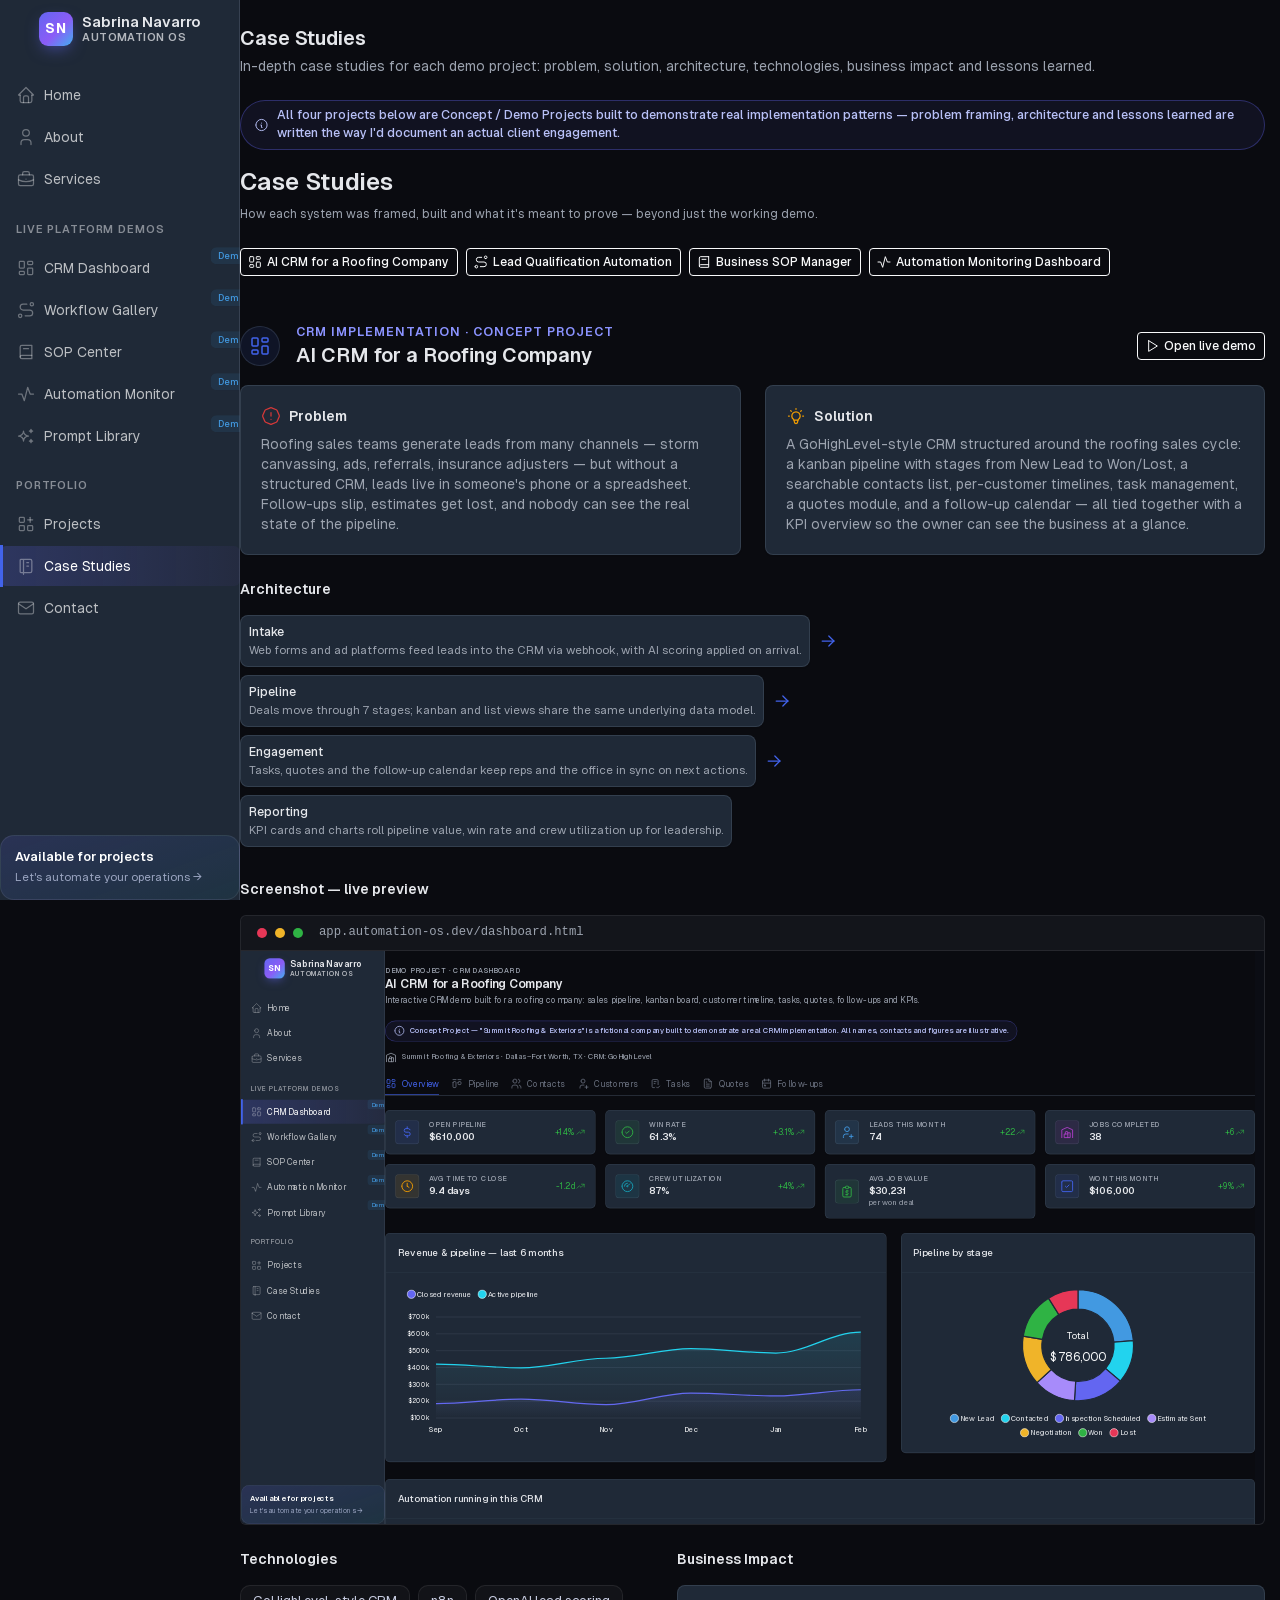
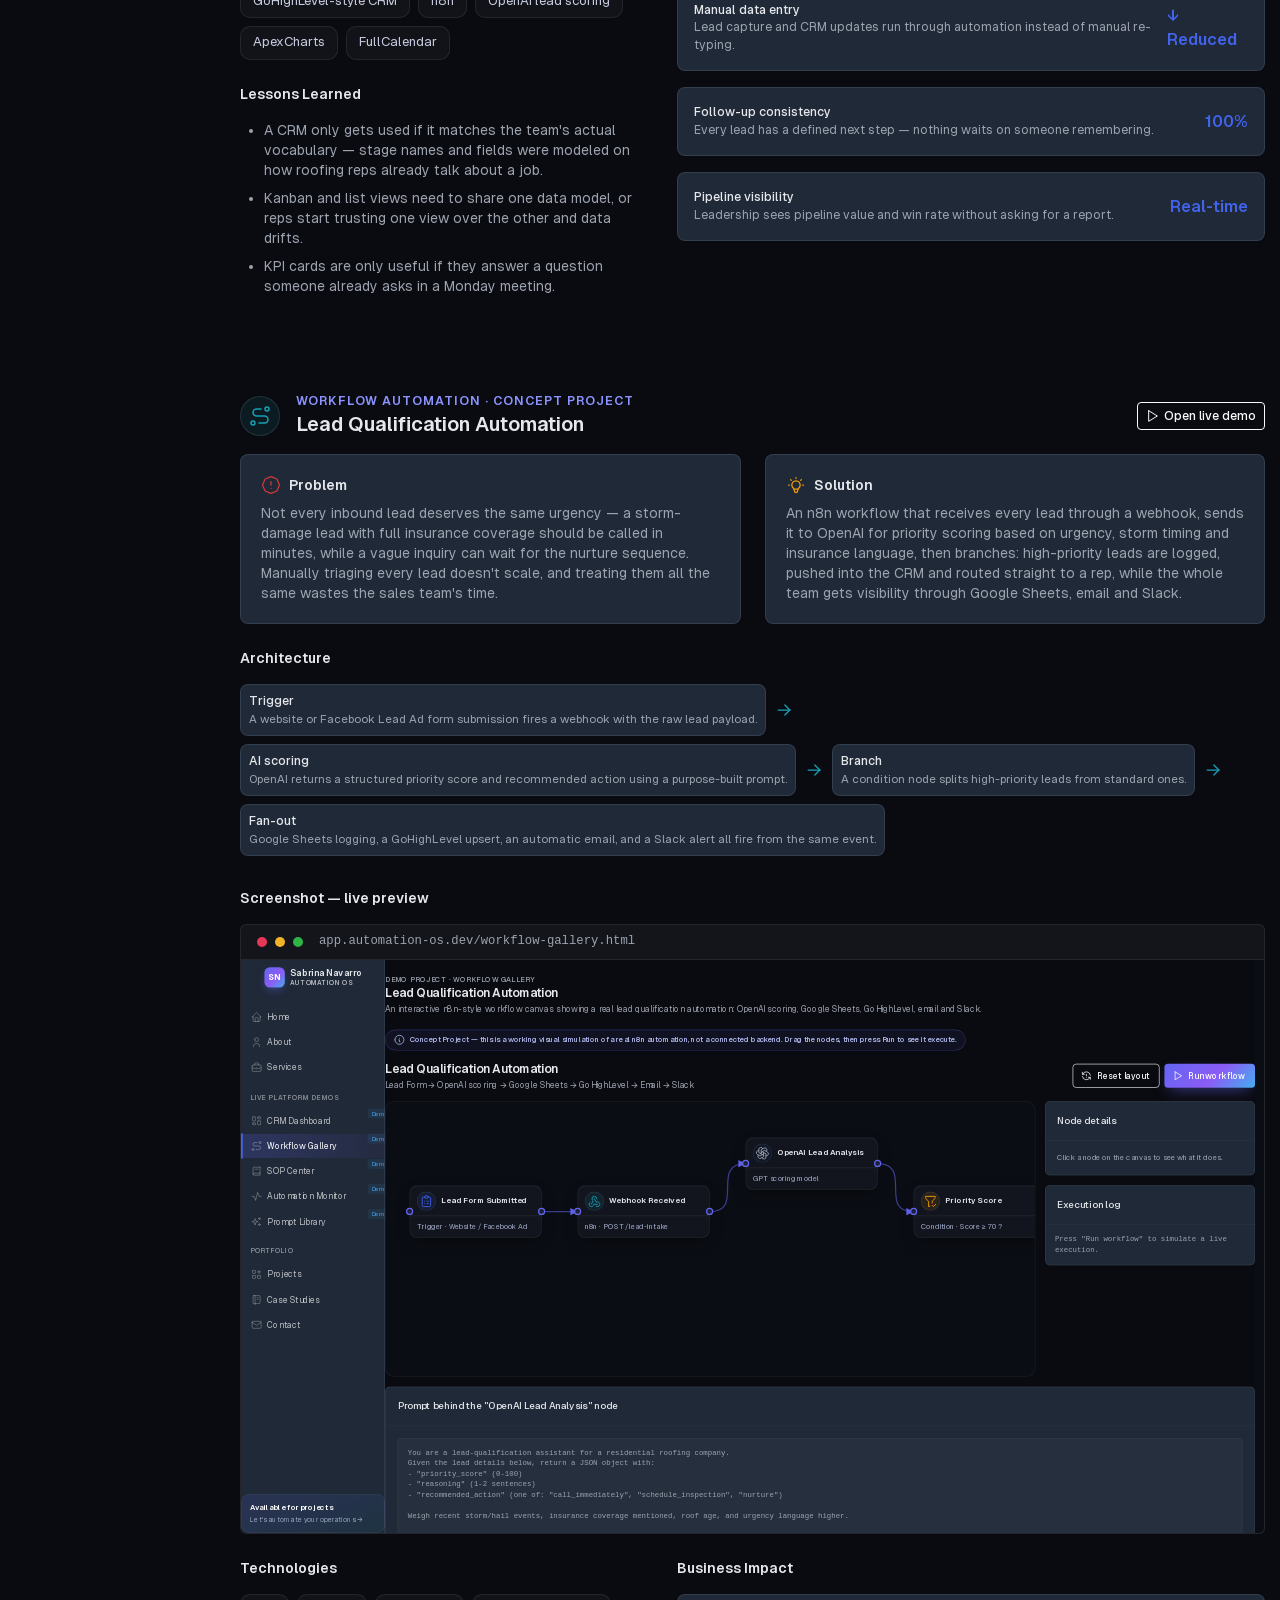
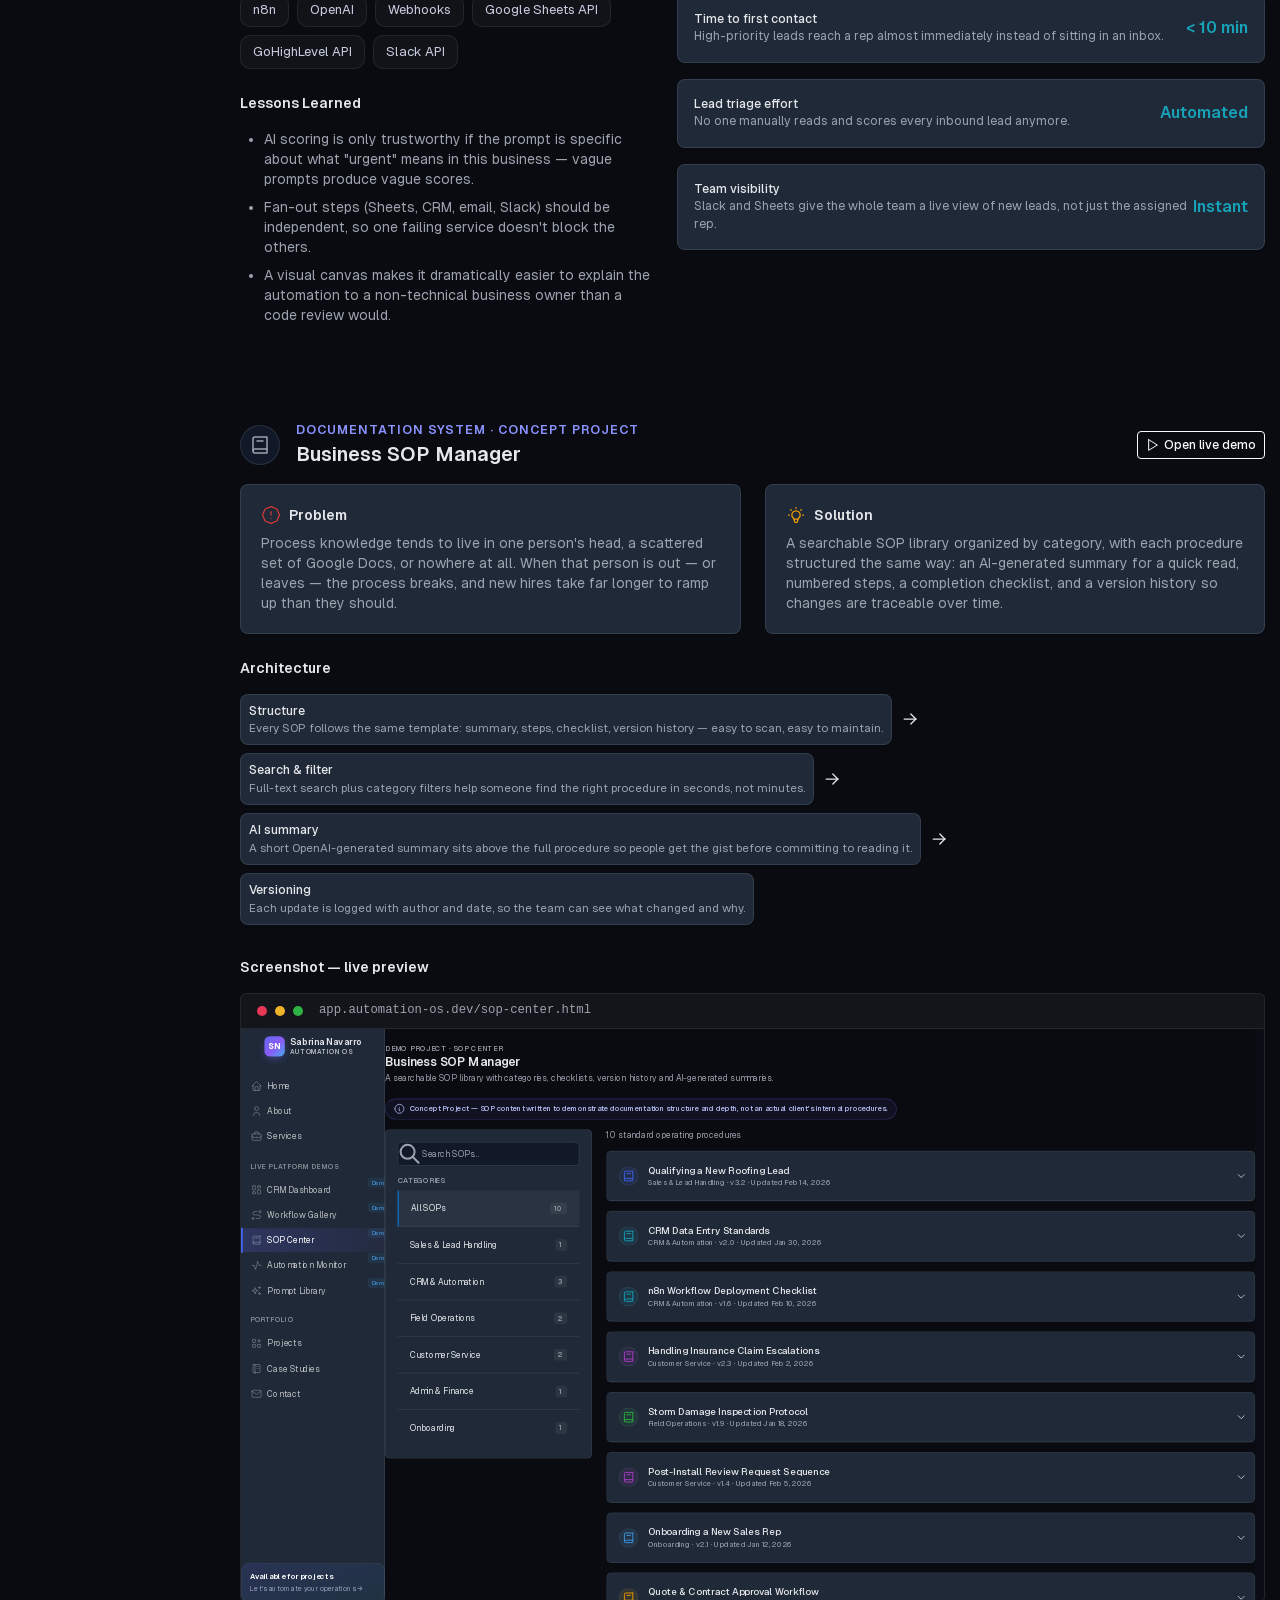
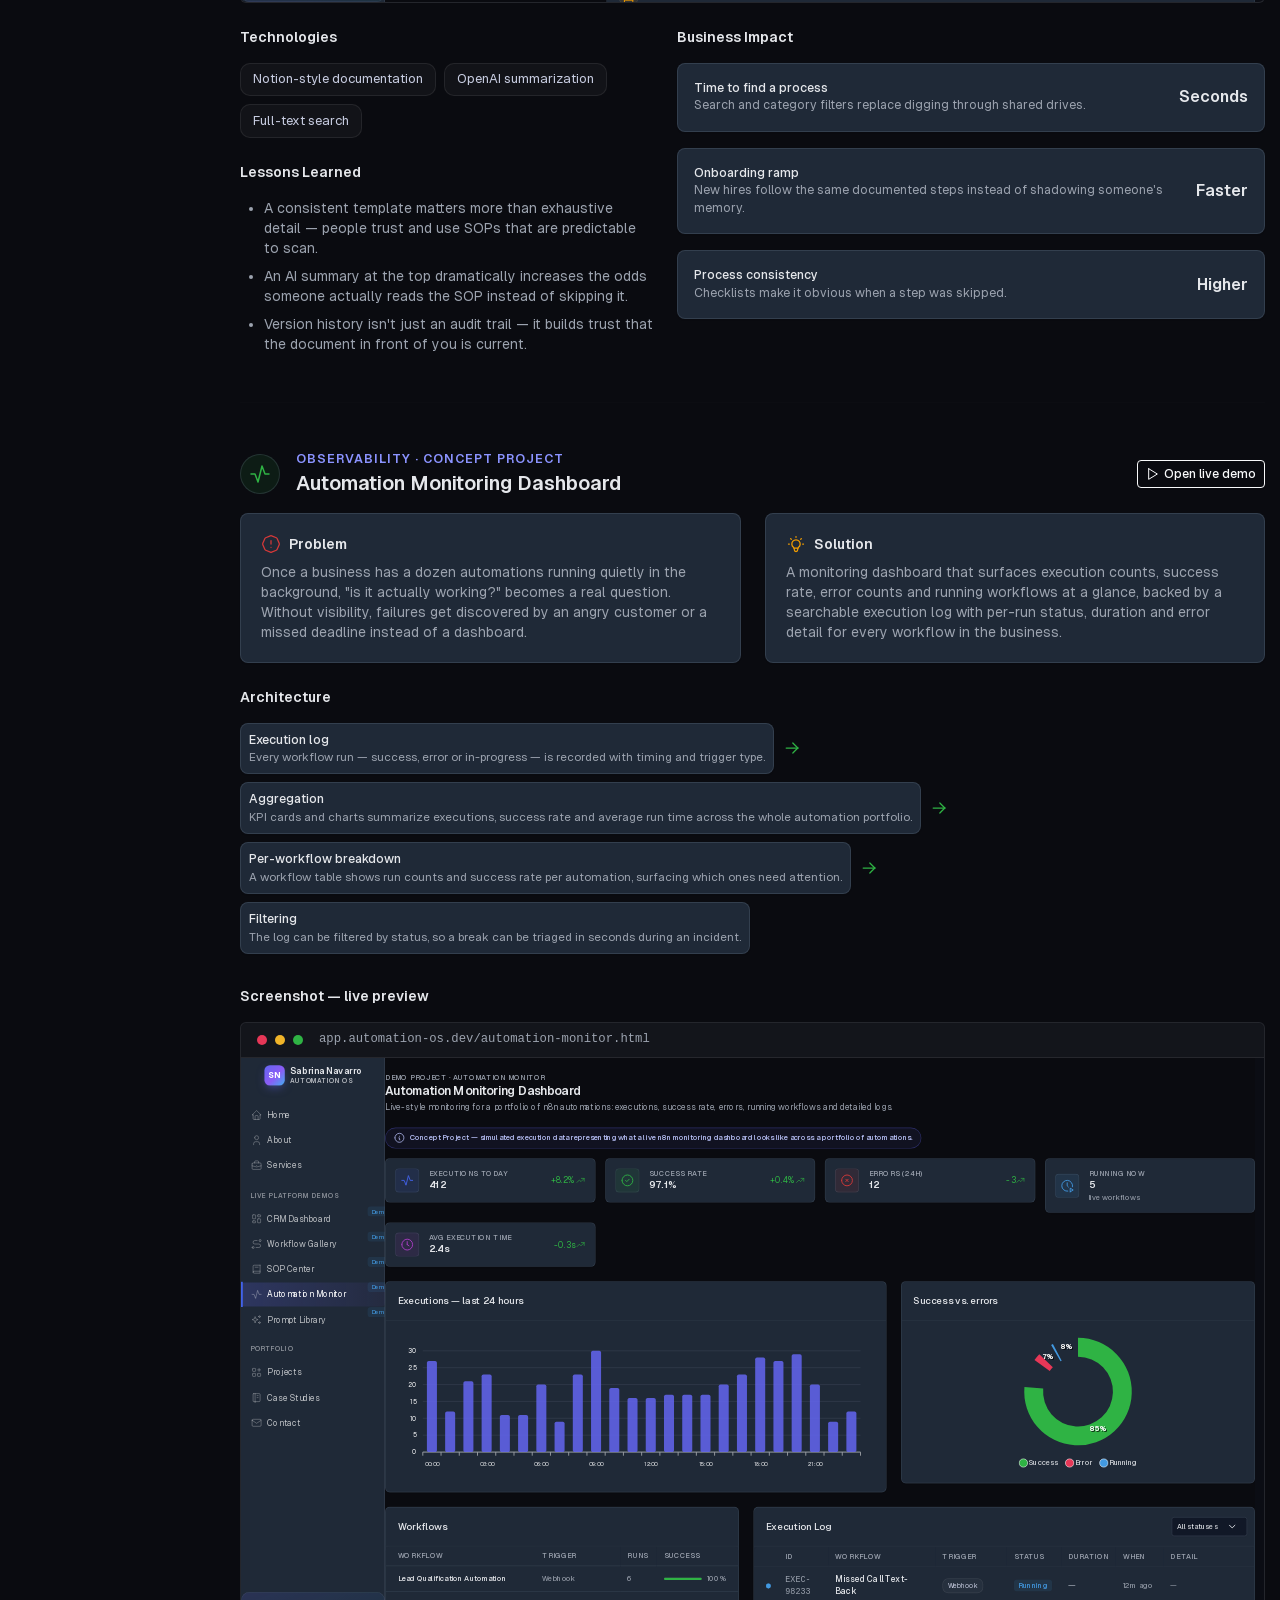
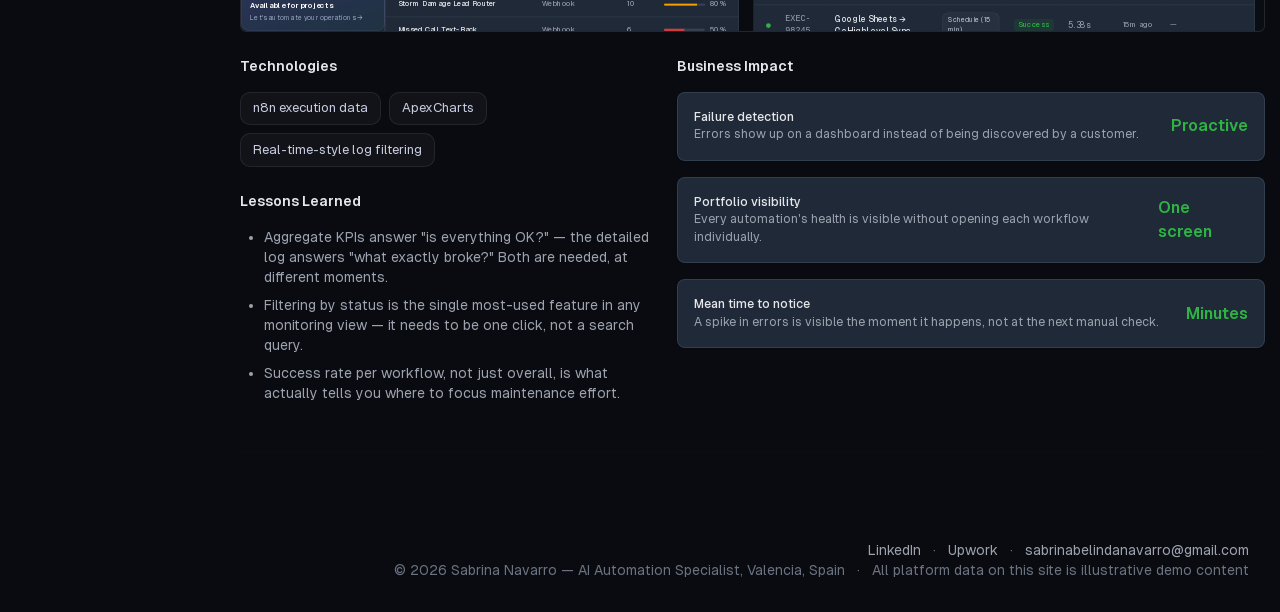
<file: case-studies.html>
<!doctype html>
<html lang="en" data-bs-theme="dark" data-bs-theme-primary="indigo">
<head>
  <meta charset="utf-8" />
  <meta name="viewport" content="width=device-width, initial-scale=1, viewport-fit=cover" />
  <title>Case Studies — Sabrina Navarro | Automation OS</title>
  <meta name="description" content="In-depth case studies for each demo project: problem, solution, architecture, technologies, business impact and lessons learned." />
  <link rel="icon" href="./favicon.ico" type="image/x-icon" />

  <link href="./assets/css/tabler.min.css" rel="stylesheet" />
  <link href="./assets/css/tabler-vendors.min.css" rel="stylesheet" />
  <link href="./assets/css/tabler-themes.min.css" rel="stylesheet" />
  <link href="./assets/css/tabler-marketing.min.css" rel="stylesheet" />
  <link href="./assets/css/custom.css" rel="stylesheet" />
  
</head>
<body class="theme-dark">
  <a href="#content" class="visually-hidden-focusable skip-link">Skip to main content</a>

  <div class="page">
    <!-- SIDEBAR -->
    <aside class="navbar navbar-vertical navbar-expand-lg" data-bs-theme="dark">
      <div class="container-fluid">
        <button class="navbar-toggler" type="button" data-bs-toggle="collapse" data-bs-target="#sidebar-menu" aria-controls="sidebar-menu" aria-expanded="false" aria-label="Toggle sidebar navigation">
          <span class="navbar-toggler-icon"></span>
        </button>
        <a href="index.html" class="navbar-brand navbar-brand-autodark">
          <span class="brand-mark">SN</span>
          <span class="brand-word">
            <strong>Sabrina Navarro</strong>
            <small>Automation OS</small>
          </span>
        </a>
        <div class="navbar-nav flex-row d-lg-none">
          <div class="nav-item dropdown">
            <a href="#" class="nav-link d-flex lh-1 p-0" data-bs-toggle="dropdown" aria-label="Open menu">
              <span class="avatar avatar-sm" style="background-image:url(./assets/img/sabrina-navarro-avatar.jpg)"></span>
            </a>
          </div>
        </div>
        <div class="collapse navbar-collapse" id="sidebar-menu">
          <ul class="navbar-nav pt-lg-3">
            <li class="nav-item">
      <a class="nav-link" href="index.html">
        <span class="nav-link-icon"><svg xmlns="http://www.w3.org/2000/svg" width="20" height="20" viewBox="0 0 24 24" fill="none" stroke="currentColor" stroke-width="2" stroke-linecap="round" stroke-linejoin="round" class="icon" aria-hidden="true"><path stroke="none" d="M0 0h24v24H0z" fill="none" /> <path d="M5 12l-2 0l9 -9l9 9l-2 0" /> <path d="M5 12v7a2 2 0 0 0 2 2h10a2 2 0 0 0 2 -2v-7" /> <path d="M9 21v-6a2 2 0 0 1 2 -2h2a2 2 0 0 1 2 2v6" /></svg></span>
        <span class="nav-link-title">Home</span>
        
      </a>
    </li><li class="nav-item">
      <a class="nav-link" href="about.html">
        <span class="nav-link-icon"><svg xmlns="http://www.w3.org/2000/svg" width="20" height="20" viewBox="0 0 24 24" fill="none" stroke="currentColor" stroke-width="2" stroke-linecap="round" stroke-linejoin="round" class="icon" aria-hidden="true"><path stroke="none" d="M0 0h24v24H0z" fill="none" /> <path d="M8 7a4 4 0 1 0 8 0a4 4 0 0 0 -8 0" /> <path d="M6 21v-2a4 4 0 0 1 4 -4h4a4 4 0 0 1 4 4v2" /></svg></span>
        <span class="nav-link-title">About</span>
        
      </a>
    </li><li class="nav-item">
      <a class="nav-link" href="services.html">
        <span class="nav-link-icon"><svg xmlns="http://www.w3.org/2000/svg" width="20" height="20" viewBox="0 0 24 24" fill="none" stroke="currentColor" stroke-width="2" stroke-linecap="round" stroke-linejoin="round" class="icon" aria-hidden="true"><path stroke="none" d="M0 0h24v24H0z" fill="none" /> <path d="M3 9a2 2 0 0 1 2 -2h14a2 2 0 0 1 2 2v9a2 2 0 0 1 -2 2h-14a2 2 0 0 1 -2 -2l0 -9" /> <path d="M8 7v-2a2 2 0 0 1 2 -2h4a2 2 0 0 1 2 2v2" /> <path d="M12 12l0 .01" /> <path d="M3 13a20 20 0 0 0 18 0" /></svg></span>
        <span class="nav-link-title">Services</span>
        
      </a>
    </li><li class="nav-item nav-section-label mt-3 mb-1"><span>Live Platform Demos</span></li><li class="nav-item">
      <a class="nav-link" href="dashboard.html">
        <span class="nav-link-icon"><svg xmlns="http://www.w3.org/2000/svg" width="20" height="20" viewBox="0 0 24 24" fill="none" stroke="currentColor" stroke-width="2" stroke-linecap="round" stroke-linejoin="round" class="icon" aria-hidden="true"><path stroke="none" d="M0 0h24v24H0z" fill="none" /> <path d="M5 4h4a1 1 0 0 1 1 1v6a1 1 0 0 1 -1 1h-4a1 1 0 0 1 -1 -1v-6a1 1 0 0 1 1 -1" /> <path d="M5 16h4a1 1 0 0 1 1 1v2a1 1 0 0 1 -1 1h-4a1 1 0 0 1 -1 -1v-2a1 1 0 0 1 1 -1" /> <path d="M15 12h4a1 1 0 0 1 1 1v6a1 1 0 0 1 -1 1h-4a1 1 0 0 1 -1 -1v-6a1 1 0 0 1 1 -1" /> <path d="M15 4h4a1 1 0 0 1 1 1v2a1 1 0 0 1 -1 1h-4a1 1 0 0 1 -1 -1v-2a1 1 0 0 1 1 -1" /></svg></span>
        <span class="nav-link-title">CRM Dashboard</span>
        <span class="badge badge-sm bg-azure-lt ms-auto">Demo</span>
      </a>
    </li><li class="nav-item">
      <a class="nav-link" href="workflow-gallery.html">
        <span class="nav-link-icon"><svg xmlns="http://www.w3.org/2000/svg" width="20" height="20" viewBox="0 0 24 24" fill="none" stroke="currentColor" stroke-width="2" stroke-linecap="round" stroke-linejoin="round" class="icon" aria-hidden="true"><path stroke="none" d="M0 0h24v24H0z" fill="none" /> <path d="M3 19a2 2 0 1 0 4 0a2 2 0 0 0 -4 0" /> <path d="M19 7a2 2 0 1 0 0 -4a2 2 0 0 0 0 4" /> <path d="M11 19h5.5a3.5 3.5 0 0 0 0 -7h-8a3.5 3.5 0 0 1 0 -7h4.5" /></svg></span>
        <span class="nav-link-title">Workflow Gallery</span>
        <span class="badge badge-sm bg-azure-lt ms-auto">Demo</span>
      </a>
    </li><li class="nav-item">
      <a class="nav-link" href="sop-center.html">
        <span class="nav-link-icon"><svg xmlns="http://www.w3.org/2000/svg" width="20" height="20" viewBox="0 0 24 24" fill="none" stroke="currentColor" stroke-width="2" stroke-linecap="round" stroke-linejoin="round" class="icon" aria-hidden="true"><path stroke="none" d="M0 0h24v24H0z" fill="none" /> <path d="M19 4v16h-12a2 2 0 0 1 -2 -2v-12a2 2 0 0 1 2 -2h12" /> <path d="M19 16h-12a2 2 0 0 0 -2 2" /> <path d="M9 8h6" /></svg></span>
        <span class="nav-link-title">SOP Center</span>
        <span class="badge badge-sm bg-azure-lt ms-auto">Demo</span>
      </a>
    </li><li class="nav-item">
      <a class="nav-link" href="automation-monitor.html">
        <span class="nav-link-icon"><svg xmlns="http://www.w3.org/2000/svg" width="20" height="20" viewBox="0 0 24 24" fill="none" stroke="currentColor" stroke-width="2" stroke-linecap="round" stroke-linejoin="round" class="icon" aria-hidden="true"><path stroke="none" d="M0 0h24v24H0z" fill="none" /> <path d="M3 12h4l3 8l4 -16l3 8h4" /></svg></span>
        <span class="nav-link-title">Automation Monitor</span>
        <span class="badge badge-sm bg-azure-lt ms-auto">Demo</span>
      </a>
    </li><li class="nav-item">
      <a class="nav-link" href="prompt-library.html">
        <span class="nav-link-icon"><svg xmlns="http://www.w3.org/2000/svg" width="20" height="20" viewBox="0 0 24 24" fill="none" stroke="currentColor" stroke-width="2" stroke-linecap="round" stroke-linejoin="round" class="icon" aria-hidden="true"><path stroke="none" d="M0 0h24v24H0z" fill="none" /> <path d="M16 18a2 2 0 0 1 2 2a2 2 0 0 1 2 -2a2 2 0 0 1 -2 -2a2 2 0 0 1 -2 2m0 -12a2 2 0 0 1 2 2a2 2 0 0 1 2 -2a2 2 0 0 1 -2 -2a2 2 0 0 1 -2 2m-7 12a6 6 0 0 1 6 -6a6 6 0 0 1 -6 -6a6 6 0 0 1 -6 6a6 6 0 0 1 6 6" /></svg></span>
        <span class="nav-link-title">Prompt Library</span>
        <span class="badge badge-sm bg-azure-lt ms-auto">Demo</span>
      </a>
    </li><li class="nav-item nav-section-label mt-3 mb-1"><span>Portfolio</span></li><li class="nav-item">
      <a class="nav-link" href="projects.html">
        <span class="nav-link-icon"><svg xmlns="http://www.w3.org/2000/svg" width="20" height="20" viewBox="0 0 24 24" fill="none" stroke="currentColor" stroke-width="2" stroke-linecap="round" stroke-linejoin="round" class="icon" aria-hidden="true"><path stroke="none" d="M0 0h24v24H0z" fill="none" /> <path d="M4 5a1 1 0 0 1 1 -1h4a1 1 0 0 1 1 1v4a1 1 0 0 1 -1 1h-4a1 1 0 0 1 -1 -1l0 -4" /> <path d="M4 15a1 1 0 0 1 1 -1h4a1 1 0 0 1 1 1v4a1 1 0 0 1 -1 1h-4a1 1 0 0 1 -1 -1l0 -4" /> <path d="M14 15a1 1 0 0 1 1 -1h4a1 1 0 0 1 1 1v4a1 1 0 0 1 -1 1h-4a1 1 0 0 1 -1 -1l0 -4" /> <path d="M14 7l6 0" /> <path d="M17 4l0 6" /></svg></span>
        <span class="nav-link-title">Projects</span>
        
      </a>
    </li><li class="nav-item active">
      <a class="nav-link" href="case-studies.html" aria-current="page">
        <span class="nav-link-icon"><svg xmlns="http://www.w3.org/2000/svg" width="20" height="20" viewBox="0 0 24 24" fill="none" stroke="currentColor" stroke-width="2" stroke-linecap="round" stroke-linejoin="round" class="icon" aria-hidden="true"><path stroke="none" d="M0 0h24v24H0z" fill="none" /> <path d="M6 4h11a2 2 0 0 1 2 2v12a2 2 0 0 1 -2 2h-11a1 1 0 0 1 -1 -1v-14a1 1 0 0 1 1 -1m3 0v18" /> <path d="M13 8l2 0" /> <path d="M13 12l2 0" /></svg></span>
        <span class="nav-link-title">Case Studies</span>
        
      </a>
    </li><li class="nav-item">
      <a class="nav-link" href="contact.html">
        <span class="nav-link-icon"><svg xmlns="http://www.w3.org/2000/svg" width="20" height="20" viewBox="0 0 24 24" fill="none" stroke="currentColor" stroke-width="2" stroke-linecap="round" stroke-linejoin="round" class="icon" aria-hidden="true"><path stroke="none" d="M0 0h24v24H0z" fill="none" /> <path d="M3 7a2 2 0 0 1 2 -2h14a2 2 0 0 1 2 2v10a2 2 0 0 1 -2 2h-14a2 2 0 0 1 -2 -2v-10" /> <path d="M3 7l9 6l9 -6" /></svg></span>
        <span class="nav-link-title">Contact</span>
        
      </a>
    </li>
          </ul>

          <div class="sidebar-footer mt-auto pt-3 d-none d-lg-block">
            <a href="contact.html" class="sidebar-cta">
              <span class="sidebar-cta-title">Available for projects</span>
              <span class="sidebar-cta-sub">Let's automate your operations →</span>
            </a>
          </div>
        </div>
      </div>
    </aside>

    <div class="page-wrapper">
      
      <div class="page-header d-print-none">
        <div class="container-xl-fluid">
          <div class="row g-2 align-items-center">
            <div class="col">
              
              <h2 class="page-title">Case Studies</h2>
              <div class="text-secondary mt-1">In-depth case studies for each demo project: problem, solution, architecture, technologies, business impact and lessons learned.</div>
            </div>
            
          </div>
        </div>
      </div>

      <main id="content" class="page-body">
        <div class="container-xl-fluid">
          
<div class="demo-ribbon">
    <svg xmlns="http://www.w3.org/2000/svg" width="16" height="16" viewBox="0 0 24 24" fill="none" stroke="currentColor" stroke-width="2" stroke-linecap="round" stroke-linejoin="round" class="icon" aria-hidden="true"><path stroke="none" d="M0 0h24v24H0z" fill="none" /> <path d="M3 12a9 9 0 1 0 18 0a9 9 0 0 0 -18 0" /> <path d="M12 9h.01" /> <path d="M11 12h1v4h1" /></svg>
    <span>All four projects below are Concept / Demo Projects built to demonstrate real implementation patterns — problem framing, architecture and lessons learned are written the way I'd document an actual client engagement.</span>
  </div>

<div class="reveal mb-4">
  <h1 class="mb-2">Case Studies</h1>
  <p class="text-secondary fs-5" style="max-width:720px;">How each system was framed, built and what it's meant to prove — beyond just the working demo.</p>
</div>

<div class="d-flex flex-wrap gap-2 mb-5 reveal" style="position:sticky; top:8px; z-index:5;">
  <a href="#cs-crm" class="btn btn-sm btn-outline-light"><svg xmlns="http://www.w3.org/2000/svg" width="14" height="14" viewBox="0 0 24 24" fill="none" stroke="currentColor" stroke-width="2" stroke-linecap="round" stroke-linejoin="round" class="icon" aria-hidden="true"><path stroke="none" d="M0 0h24v24H0z" fill="none" /> <path d="M5 4h4a1 1 0 0 1 1 1v6a1 1 0 0 1 -1 1h-4a1 1 0 0 1 -1 -1v-6a1 1 0 0 1 1 -1" /> <path d="M5 16h4a1 1 0 0 1 1 1v2a1 1 0 0 1 -1 1h-4a1 1 0 0 1 -1 -1v-2a1 1 0 0 1 1 -1" /> <path d="M15 12h4a1 1 0 0 1 1 1v6a1 1 0 0 1 -1 1h-4a1 1 0 0 1 -1 -1v-6a1 1 0 0 1 1 -1" /> <path d="M15 4h4a1 1 0 0 1 1 1v2a1 1 0 0 1 -1 1h-4a1 1 0 0 1 -1 -1v-2a1 1 0 0 1 1 -1" /></svg> AI CRM for a Roofing Company</a><a href="#cs-workflow" class="btn btn-sm btn-outline-light"><svg xmlns="http://www.w3.org/2000/svg" width="14" height="14" viewBox="0 0 24 24" fill="none" stroke="currentColor" stroke-width="2" stroke-linecap="round" stroke-linejoin="round" class="icon" aria-hidden="true"><path stroke="none" d="M0 0h24v24H0z" fill="none" /> <path d="M3 19a2 2 0 1 0 4 0a2 2 0 0 0 -4 0" /> <path d="M19 7a2 2 0 1 0 0 -4a2 2 0 0 0 0 4" /> <path d="M11 19h5.5a3.5 3.5 0 0 0 0 -7h-8a3.5 3.5 0 0 1 0 -7h4.5" /></svg> Lead Qualification Automation</a><a href="#cs-sop" class="btn btn-sm btn-outline-light"><svg xmlns="http://www.w3.org/2000/svg" width="14" height="14" viewBox="0 0 24 24" fill="none" stroke="currentColor" stroke-width="2" stroke-linecap="round" stroke-linejoin="round" class="icon" aria-hidden="true"><path stroke="none" d="M0 0h24v24H0z" fill="none" /> <path d="M19 4v16h-12a2 2 0 0 1 -2 -2v-12a2 2 0 0 1 2 -2h12" /> <path d="M19 16h-12a2 2 0 0 0 -2 2" /> <path d="M9 8h6" /></svg> Business SOP Manager</a><a href="#cs-monitor" class="btn btn-sm btn-outline-light"><svg xmlns="http://www.w3.org/2000/svg" width="14" height="14" viewBox="0 0 24 24" fill="none" stroke="currentColor" stroke-width="2" stroke-linecap="round" stroke-linejoin="round" class="icon" aria-hidden="true"><path stroke="none" d="M0 0h24v24H0z" fill="none" /> <path d="M3 12h4l3 8l4 -16l3 8h4" /></svg> Automation Monitoring Dashboard</a>
</div>

<section id="cs-crm" class="mb-5 pt-3" style="scroll-margin-top:90px;">
    <div class="d-flex align-items-center gap-3 mb-3">
      <span class="bg-indigo-lt avatar avatar-rounded"><svg xmlns="http://www.w3.org/2000/svg" width="24" height="24" viewBox="0 0 24 24" fill="none" stroke="currentColor" stroke-width="2" stroke-linecap="round" stroke-linejoin="round" class="icon" aria-hidden="true"><path stroke="none" d="M0 0h24v24H0z" fill="none" /> <path d="M5 4h4a1 1 0 0 1 1 1v6a1 1 0 0 1 -1 1h-4a1 1 0 0 1 -1 -1v-6a1 1 0 0 1 1 -1" /> <path d="M5 16h4a1 1 0 0 1 1 1v2a1 1 0 0 1 -1 1h-4a1 1 0 0 1 -1 -1v-2a1 1 0 0 1 1 -1" /> <path d="M15 12h4a1 1 0 0 1 1 1v6a1 1 0 0 1 -1 1h-4a1 1 0 0 1 -1 -1v-6a1 1 0 0 1 1 -1" /> <path d="M15 4h4a1 1 0 0 1 1 1v2a1 1 0 0 1 -1 1h-4a1 1 0 0 1 -1 -1v-2a1 1 0 0 1 1 -1" /></svg></span>
      <div>
        <div class="section-eyebrow mb-0">CRM Implementation · Concept Project</div>
        <h2 class="mb-0">AI CRM for a Roofing Company</h2>
      </div>
      <a href="dashboard.html" class="btn btn-outline-light btn-sm ms-auto"><svg xmlns="http://www.w3.org/2000/svg" width="15" height="15" viewBox="0 0 24 24" fill="none" stroke="currentColor" stroke-width="2" stroke-linecap="round" stroke-linejoin="round" class="icon" aria-hidden="true"><path stroke="none" d="M0 0h24v24H0z" fill="none" /> <path d="M7 4v16l13 -8l-13 -8" /></svg> Open live demo</a>
    </div>

    <div class="row g-4 mb-4">
      <div class="col-md-6">
        <div class="card h-100"><div class="card-body">
          <h4 class="d-flex align-items-center gap-2"><svg xmlns="http://www.w3.org/2000/svg" width="18" height="18" viewBox="0 0 24 24" fill="none" stroke="currentColor" stroke-width="2" stroke-linecap="round" stroke-linejoin="round" class="icon text-red" aria-hidden="true"><path stroke="none" d="M0 0h24v24H0z" fill="none" /> <path d="M12.802 2.165l5.575 2.389c.48 .206 .863 .589 1.07 1.07l2.388 5.574c.22 .512 .22 1.092 0 1.604l-2.389 5.575c-.206 .48 -.589 .863 -1.07 1.07l-5.574 2.388c-.512 .22 -1.092 .22 -1.604 0l-5.575 -2.389a2.036 2.036 0 0 1 -1.07 -1.07l-2.388 -5.574a2.036 2.036 0 0 1 0 -1.604l2.389 -5.575c.206 -.48 .589 -.863 1.07 -1.07l5.574 -2.388a2.036 2.036 0 0 1 1.604 0" /> <path d="M12 8v4" /> <path d="M12 16h.01" /></svg> Problem</h4>
          <p class="text-secondary mb-0">Roofing sales teams generate leads from many channels — storm canvassing, ads, referrals, insurance adjusters — but without a structured CRM, leads live in someone's phone or a spreadsheet. Follow-ups slip, estimates get lost, and nobody can see the real state of the pipeline.</p>
        </div></div>
      </div>
      <div class="col-md-6">
        <div class="card h-100"><div class="card-body">
          <h4 class="d-flex align-items-center gap-2"><svg xmlns="http://www.w3.org/2000/svg" width="18" height="18" viewBox="0 0 24 24" fill="none" stroke="currentColor" stroke-width="2" stroke-linecap="round" stroke-linejoin="round" class="icon text-yellow" fill="currentColor" aria-hidden="true"><path stroke="none" d="M0 0h24v24H0z" fill="none" /> <path d="M3 12h1m8 -9v1m8 8h1m-15.4 -6.4l.7 .7m12.1 -.7l-.7 .7" /> <path d="M9 16a5 5 0 1 1 6 0a3.5 3.5 0 0 0 -1 3a2 2 0 0 1 -4 0a3.5 3.5 0 0 0 -1 -3" /> <path d="M9.7 17l4.6 0" /></svg> Solution</h4>
          <p class="text-secondary mb-0">A GoHighLevel-style CRM structured around the roofing sales cycle: a kanban pipeline with stages from New Lead to Won/Lost, a searchable contacts list, per-customer timelines, task management, a quotes module, and a follow-up calendar — all tied together with a KPI overview so the owner can see the business at a glance.</p>
        </div></div>
      </div>
    </div>

    <div class="mb-4">
      <h4 class="mb-3">Architecture</h4>
      <div class="overflow-auto pb-2"><div class="d-flex flex-wrap align-items-center gap-2">
    <div class="d-flex align-items-center gap-2">
      <div class="card card-sm" style="min-width:170px;">
        <div class="card-body p-2">
          <div class="fw-medium small">Intake</div>
          <div class="text-secondary" style="font-size:.72rem;">Web forms and ad platforms feed leads into the CRM via webhook, with AI scoring applied on arrival.</div>
        </div>
      </div>
      <span class="text-indigo"><svg xmlns="http://www.w3.org/2000/svg" width="18" height="18" viewBox="0 0 24 24" fill="none" stroke="currentColor" stroke-width="2" stroke-linecap="round" stroke-linejoin="round" class="icon" aria-hidden="true"><path stroke="none" d="M0 0h24v24H0z" fill="none" /> <path d="M5 12l14 0" /> <path d="M13 18l6 -6" /> <path d="M13 6l6 6" /></svg></span>
    </div><div class="d-flex align-items-center gap-2">
      <div class="card card-sm" style="min-width:170px;">
        <div class="card-body p-2">
          <div class="fw-medium small">Pipeline</div>
          <div class="text-secondary" style="font-size:.72rem;">Deals move through 7 stages; kanban and list views share the same underlying data model.</div>
        </div>
      </div>
      <span class="text-indigo"><svg xmlns="http://www.w3.org/2000/svg" width="18" height="18" viewBox="0 0 24 24" fill="none" stroke="currentColor" stroke-width="2" stroke-linecap="round" stroke-linejoin="round" class="icon" aria-hidden="true"><path stroke="none" d="M0 0h24v24H0z" fill="none" /> <path d="M5 12l14 0" /> <path d="M13 18l6 -6" /> <path d="M13 6l6 6" /></svg></span>
    </div><div class="d-flex align-items-center gap-2">
      <div class="card card-sm" style="min-width:170px;">
        <div class="card-body p-2">
          <div class="fw-medium small">Engagement</div>
          <div class="text-secondary" style="font-size:.72rem;">Tasks, quotes and the follow-up calendar keep reps and the office in sync on next actions.</div>
        </div>
      </div>
      <span class="text-indigo"><svg xmlns="http://www.w3.org/2000/svg" width="18" height="18" viewBox="0 0 24 24" fill="none" stroke="currentColor" stroke-width="2" stroke-linecap="round" stroke-linejoin="round" class="icon" aria-hidden="true"><path stroke="none" d="M0 0h24v24H0z" fill="none" /> <path d="M5 12l14 0" /> <path d="M13 18l6 -6" /> <path d="M13 6l6 6" /></svg></span>
    </div><div class="d-flex align-items-center gap-2">
      <div class="card card-sm" style="min-width:170px;">
        <div class="card-body p-2">
          <div class="fw-medium small">Reporting</div>
          <div class="text-secondary" style="font-size:.72rem;">KPI cards and charts roll pipeline value, win rate and crew utilization up for leadership.</div>
        </div>
      </div>
      
    </div>
  </div></div>
    </div>

    <div class="mb-4">
      <h4 class="mb-3">Screenshot — live preview</h4>
      <div class="rounded overflow-hidden" style="border:1px solid rgba(255,255,255,.1); background:#0b0d14;">
    <div class="d-flex align-items-center gap-2 px-3 py-2" style="background:rgba(255,255,255,.03); border-bottom:1px solid rgba(255,255,255,.08);">
      <span style="width:10px;height:10px;border-radius:50%;background:#e63757;display:inline-block;"></span>
      <span style="width:10px;height:10px;border-radius:50%;background:#f0b429;display:inline-block;"></span>
      <span style="width:10px;height:10px;border-radius:50%;background:#2fb344;display:inline-block;"></span>
      <span class="text-secondary small ms-2 text-mono">app.automation-os.dev/dashboard.html</span>
    </div>
    <div style="position:relative; width:100%; padding-top:56%; overflow:hidden;">
      <iframe src="dashboard.html" loading="lazy" style="position:absolute; top:0; left:0; width:166.66%; height:166.66%; transform:scale(0.6); transform-origin:top left; border:0;" title="Live preview of dashboard.html"></iframe>
    </div>
  </div>
    </div>

    <div class="row g-4 mb-4">
      <div class="col-md-5">
        <h4 class="mb-3">Technologies</h4>
        <div class="d-flex flex-wrap gap-2">
          <span class="chip-tool">GoHighLevel-style CRM</span><span class="chip-tool">n8n</span><span class="chip-tool">OpenAI lead scoring</span><span class="chip-tool">ApexCharts</span><span class="chip-tool">FullCalendar</span>
        </div>
        <h4 class="mt-4 mb-3">Lessons Learned</h4>
        <ul class="text-secondary">
          <li class="mb-2">A CRM only gets used if it matches the team's actual vocabulary — stage names and fields were modeled on how roofing reps already talk about a job.</li><li class="mb-2">Kanban and list views need to share one data model, or reps start trusting one view over the other and data drifts.</li><li class="mb-2">KPI cards are only useful if they answer a question someone already asks in a Monday meeting.</li>
        </ul>
      </div>
      <div class="col-md-7">
        <h4 class="mb-3">Business Impact</h4>
        <div class="row row-cards">
          <div class="col-12">
            <div class="card card-sm"><div class="card-body p-3 d-flex align-items-center justify-content-between">
              <div>
                <div class="fw-medium small">Manual data entry</div>
                <div class="text-secondary small">Lead capture and CRM updates run through automation instead of manual re-typing.</div>
              </div>
              <div class="h3 m-0 text-indigo">↓ Reduced</div>
            </div></div>
          </div><div class="col-12">
            <div class="card card-sm"><div class="card-body p-3 d-flex align-items-center justify-content-between">
              <div>
                <div class="fw-medium small">Follow-up consistency</div>
                <div class="text-secondary small">Every lead has a defined next step — nothing waits on someone remembering.</div>
              </div>
              <div class="h3 m-0 text-indigo">100%</div>
            </div></div>
          </div><div class="col-12">
            <div class="card card-sm"><div class="card-body p-3 d-flex align-items-center justify-content-between">
              <div>
                <div class="fw-medium small">Pipeline visibility</div>
                <div class="text-secondary small">Leadership sees pipeline value and win rate without asking for a report.</div>
              </div>
              <div class="h3 m-0 text-indigo">Real-time</div>
            </div></div>
          </div>
        </div>
      </div>
    </div>
  </section>
  <hr class="my-5" style="border-color:rgba(255,255,255,.08);" /><section id="cs-workflow" class="mb-5 pt-3" style="scroll-margin-top:90px;">
    <div class="d-flex align-items-center gap-3 mb-3">
      <span class="bg-cyan-lt avatar avatar-rounded"><svg xmlns="http://www.w3.org/2000/svg" width="24" height="24" viewBox="0 0 24 24" fill="none" stroke="currentColor" stroke-width="2" stroke-linecap="round" stroke-linejoin="round" class="icon" aria-hidden="true"><path stroke="none" d="M0 0h24v24H0z" fill="none" /> <path d="M3 19a2 2 0 1 0 4 0a2 2 0 0 0 -4 0" /> <path d="M19 7a2 2 0 1 0 0 -4a2 2 0 0 0 0 4" /> <path d="M11 19h5.5a3.5 3.5 0 0 0 0 -7h-8a3.5 3.5 0 0 1 0 -7h4.5" /></svg></span>
      <div>
        <div class="section-eyebrow mb-0">Workflow Automation · Concept Project</div>
        <h2 class="mb-0">Lead Qualification Automation</h2>
      </div>
      <a href="workflow-gallery.html" class="btn btn-outline-light btn-sm ms-auto"><svg xmlns="http://www.w3.org/2000/svg" width="15" height="15" viewBox="0 0 24 24" fill="none" stroke="currentColor" stroke-width="2" stroke-linecap="round" stroke-linejoin="round" class="icon" aria-hidden="true"><path stroke="none" d="M0 0h24v24H0z" fill="none" /> <path d="M7 4v16l13 -8l-13 -8" /></svg> Open live demo</a>
    </div>

    <div class="row g-4 mb-4">
      <div class="col-md-6">
        <div class="card h-100"><div class="card-body">
          <h4 class="d-flex align-items-center gap-2"><svg xmlns="http://www.w3.org/2000/svg" width="18" height="18" viewBox="0 0 24 24" fill="none" stroke="currentColor" stroke-width="2" stroke-linecap="round" stroke-linejoin="round" class="icon text-red" aria-hidden="true"><path stroke="none" d="M0 0h24v24H0z" fill="none" /> <path d="M12.802 2.165l5.575 2.389c.48 .206 .863 .589 1.07 1.07l2.388 5.574c.22 .512 .22 1.092 0 1.604l-2.389 5.575c-.206 .48 -.589 .863 -1.07 1.07l-5.574 2.388c-.512 .22 -1.092 .22 -1.604 0l-5.575 -2.389a2.036 2.036 0 0 1 -1.07 -1.07l-2.388 -5.574a2.036 2.036 0 0 1 0 -1.604l2.389 -5.575c.206 -.48 .589 -.863 1.07 -1.07l5.574 -2.388a2.036 2.036 0 0 1 1.604 0" /> <path d="M12 8v4" /> <path d="M12 16h.01" /></svg> Problem</h4>
          <p class="text-secondary mb-0">Not every inbound lead deserves the same urgency — a storm-damage lead with full insurance coverage should be called in minutes, while a vague inquiry can wait for the nurture sequence. Manually triaging every lead doesn't scale, and treating them all the same wastes the sales team's time.</p>
        </div></div>
      </div>
      <div class="col-md-6">
        <div class="card h-100"><div class="card-body">
          <h4 class="d-flex align-items-center gap-2"><svg xmlns="http://www.w3.org/2000/svg" width="18" height="18" viewBox="0 0 24 24" fill="none" stroke="currentColor" stroke-width="2" stroke-linecap="round" stroke-linejoin="round" class="icon text-yellow" fill="currentColor" aria-hidden="true"><path stroke="none" d="M0 0h24v24H0z" fill="none" /> <path d="M3 12h1m8 -9v1m8 8h1m-15.4 -6.4l.7 .7m12.1 -.7l-.7 .7" /> <path d="M9 16a5 5 0 1 1 6 0a3.5 3.5 0 0 0 -1 3a2 2 0 0 1 -4 0a3.5 3.5 0 0 0 -1 -3" /> <path d="M9.7 17l4.6 0" /></svg> Solution</h4>
          <p class="text-secondary mb-0">An n8n workflow that receives every lead through a webhook, sends it to OpenAI for priority scoring based on urgency, storm timing and insurance language, then branches: high-priority leads are logged, pushed into the CRM and routed straight to a rep, while the whole team gets visibility through Google Sheets, email and Slack.</p>
        </div></div>
      </div>
    </div>

    <div class="mb-4">
      <h4 class="mb-3">Architecture</h4>
      <div class="overflow-auto pb-2"><div class="d-flex flex-wrap align-items-center gap-2">
    <div class="d-flex align-items-center gap-2">
      <div class="card card-sm" style="min-width:170px;">
        <div class="card-body p-2">
          <div class="fw-medium small">Trigger</div>
          <div class="text-secondary" style="font-size:.72rem;">A website or Facebook Lead Ad form submission fires a webhook with the raw lead payload.</div>
        </div>
      </div>
      <span class="text-cyan"><svg xmlns="http://www.w3.org/2000/svg" width="18" height="18" viewBox="0 0 24 24" fill="none" stroke="currentColor" stroke-width="2" stroke-linecap="round" stroke-linejoin="round" class="icon" aria-hidden="true"><path stroke="none" d="M0 0h24v24H0z" fill="none" /> <path d="M5 12l14 0" /> <path d="M13 18l6 -6" /> <path d="M13 6l6 6" /></svg></span>
    </div><div class="d-flex align-items-center gap-2">
      <div class="card card-sm" style="min-width:170px;">
        <div class="card-body p-2">
          <div class="fw-medium small">AI scoring</div>
          <div class="text-secondary" style="font-size:.72rem;">OpenAI returns a structured priority score and recommended action using a purpose-built prompt.</div>
        </div>
      </div>
      <span class="text-cyan"><svg xmlns="http://www.w3.org/2000/svg" width="18" height="18" viewBox="0 0 24 24" fill="none" stroke="currentColor" stroke-width="2" stroke-linecap="round" stroke-linejoin="round" class="icon" aria-hidden="true"><path stroke="none" d="M0 0h24v24H0z" fill="none" /> <path d="M5 12l14 0" /> <path d="M13 18l6 -6" /> <path d="M13 6l6 6" /></svg></span>
    </div><div class="d-flex align-items-center gap-2">
      <div class="card card-sm" style="min-width:170px;">
        <div class="card-body p-2">
          <div class="fw-medium small">Branch</div>
          <div class="text-secondary" style="font-size:.72rem;">A condition node splits high-priority leads from standard ones.</div>
        </div>
      </div>
      <span class="text-cyan"><svg xmlns="http://www.w3.org/2000/svg" width="18" height="18" viewBox="0 0 24 24" fill="none" stroke="currentColor" stroke-width="2" stroke-linecap="round" stroke-linejoin="round" class="icon" aria-hidden="true"><path stroke="none" d="M0 0h24v24H0z" fill="none" /> <path d="M5 12l14 0" /> <path d="M13 18l6 -6" /> <path d="M13 6l6 6" /></svg></span>
    </div><div class="d-flex align-items-center gap-2">
      <div class="card card-sm" style="min-width:170px;">
        <div class="card-body p-2">
          <div class="fw-medium small">Fan-out</div>
          <div class="text-secondary" style="font-size:.72rem;">Google Sheets logging, a GoHighLevel upsert, an automatic email, and a Slack alert all fire from the same event.</div>
        </div>
      </div>
      
    </div>
  </div></div>
    </div>

    <div class="mb-4">
      <h4 class="mb-3">Screenshot — live preview</h4>
      <div class="rounded overflow-hidden" style="border:1px solid rgba(255,255,255,.1); background:#0b0d14;">
    <div class="d-flex align-items-center gap-2 px-3 py-2" style="background:rgba(255,255,255,.03); border-bottom:1px solid rgba(255,255,255,.08);">
      <span style="width:10px;height:10px;border-radius:50%;background:#e63757;display:inline-block;"></span>
      <span style="width:10px;height:10px;border-radius:50%;background:#f0b429;display:inline-block;"></span>
      <span style="width:10px;height:10px;border-radius:50%;background:#2fb344;display:inline-block;"></span>
      <span class="text-secondary small ms-2 text-mono">app.automation-os.dev/workflow-gallery.html</span>
    </div>
    <div style="position:relative; width:100%; padding-top:56%; overflow:hidden;">
      <iframe src="workflow-gallery.html" loading="lazy" style="position:absolute; top:0; left:0; width:166.66%; height:166.66%; transform:scale(0.6); transform-origin:top left; border:0;" title="Live preview of workflow-gallery.html"></iframe>
    </div>
  </div>
    </div>

    <div class="row g-4 mb-4">
      <div class="col-md-5">
        <h4 class="mb-3">Technologies</h4>
        <div class="d-flex flex-wrap gap-2">
          <span class="chip-tool">n8n</span><span class="chip-tool">OpenAI</span><span class="chip-tool">Webhooks</span><span class="chip-tool">Google Sheets API</span><span class="chip-tool">GoHighLevel API</span><span class="chip-tool">Slack API</span>
        </div>
        <h4 class="mt-4 mb-3">Lessons Learned</h4>
        <ul class="text-secondary">
          <li class="mb-2">AI scoring is only trustworthy if the prompt is specific about what "urgent" means in this business — vague prompts produce vague scores.</li><li class="mb-2">Fan-out steps (Sheets, CRM, email, Slack) should be independent, so one failing service doesn't block the others.</li><li class="mb-2">A visual canvas makes it dramatically easier to explain the automation to a non-technical business owner than a code review would.</li>
        </ul>
      </div>
      <div class="col-md-7">
        <h4 class="mb-3">Business Impact</h4>
        <div class="row row-cards">
          <div class="col-12">
            <div class="card card-sm"><div class="card-body p-3 d-flex align-items-center justify-content-between">
              <div>
                <div class="fw-medium small">Time to first contact</div>
                <div class="text-secondary small">High-priority leads reach a rep almost immediately instead of sitting in an inbox.</div>
              </div>
              <div class="h3 m-0 text-cyan">< 10 min</div>
            </div></div>
          </div><div class="col-12">
            <div class="card card-sm"><div class="card-body p-3 d-flex align-items-center justify-content-between">
              <div>
                <div class="fw-medium small">Lead triage effort</div>
                <div class="text-secondary small">No one manually reads and scores every inbound lead anymore.</div>
              </div>
              <div class="h3 m-0 text-cyan">Automated</div>
            </div></div>
          </div><div class="col-12">
            <div class="card card-sm"><div class="card-body p-3 d-flex align-items-center justify-content-between">
              <div>
                <div class="fw-medium small">Team visibility</div>
                <div class="text-secondary small">Slack and Sheets give the whole team a live view of new leads, not just the assigned rep.</div>
              </div>
              <div class="h3 m-0 text-cyan">Instant</div>
            </div></div>
          </div>
        </div>
      </div>
    </div>
  </section>
  <hr class="my-5" style="border-color:rgba(255,255,255,.08);" /><section id="cs-sop" class="mb-5 pt-3" style="scroll-margin-top:90px;">
    <div class="d-flex align-items-center gap-3 mb-3">
      <span class="bg-violet-lt avatar avatar-rounded"><svg xmlns="http://www.w3.org/2000/svg" width="24" height="24" viewBox="0 0 24 24" fill="none" stroke="currentColor" stroke-width="2" stroke-linecap="round" stroke-linejoin="round" class="icon" aria-hidden="true"><path stroke="none" d="M0 0h24v24H0z" fill="none" /> <path d="M19 4v16h-12a2 2 0 0 1 -2 -2v-12a2 2 0 0 1 2 -2h12" /> <path d="M19 16h-12a2 2 0 0 0 -2 2" /> <path d="M9 8h6" /></svg></span>
      <div>
        <div class="section-eyebrow mb-0">Documentation System · Concept Project</div>
        <h2 class="mb-0">Business SOP Manager</h2>
      </div>
      <a href="sop-center.html" class="btn btn-outline-light btn-sm ms-auto"><svg xmlns="http://www.w3.org/2000/svg" width="15" height="15" viewBox="0 0 24 24" fill="none" stroke="currentColor" stroke-width="2" stroke-linecap="round" stroke-linejoin="round" class="icon" aria-hidden="true"><path stroke="none" d="M0 0h24v24H0z" fill="none" /> <path d="M7 4v16l13 -8l-13 -8" /></svg> Open live demo</a>
    </div>

    <div class="row g-4 mb-4">
      <div class="col-md-6">
        <div class="card h-100"><div class="card-body">
          <h4 class="d-flex align-items-center gap-2"><svg xmlns="http://www.w3.org/2000/svg" width="18" height="18" viewBox="0 0 24 24" fill="none" stroke="currentColor" stroke-width="2" stroke-linecap="round" stroke-linejoin="round" class="icon text-red" aria-hidden="true"><path stroke="none" d="M0 0h24v24H0z" fill="none" /> <path d="M12.802 2.165l5.575 2.389c.48 .206 .863 .589 1.07 1.07l2.388 5.574c.22 .512 .22 1.092 0 1.604l-2.389 5.575c-.206 .48 -.589 .863 -1.07 1.07l-5.574 2.388c-.512 .22 -1.092 .22 -1.604 0l-5.575 -2.389a2.036 2.036 0 0 1 -1.07 -1.07l-2.388 -5.574a2.036 2.036 0 0 1 0 -1.604l2.389 -5.575c.206 -.48 .589 -.863 1.07 -1.07l5.574 -2.388a2.036 2.036 0 0 1 1.604 0" /> <path d="M12 8v4" /> <path d="M12 16h.01" /></svg> Problem</h4>
          <p class="text-secondary mb-0">Process knowledge tends to live in one person's head, a scattered set of Google Docs, or nowhere at all. When that person is out — or leaves — the process breaks, and new hires take far longer to ramp up than they should.</p>
        </div></div>
      </div>
      <div class="col-md-6">
        <div class="card h-100"><div class="card-body">
          <h4 class="d-flex align-items-center gap-2"><svg xmlns="http://www.w3.org/2000/svg" width="18" height="18" viewBox="0 0 24 24" fill="none" stroke="currentColor" stroke-width="2" stroke-linecap="round" stroke-linejoin="round" class="icon text-yellow" fill="currentColor" aria-hidden="true"><path stroke="none" d="M0 0h24v24H0z" fill="none" /> <path d="M3 12h1m8 -9v1m8 8h1m-15.4 -6.4l.7 .7m12.1 -.7l-.7 .7" /> <path d="M9 16a5 5 0 1 1 6 0a3.5 3.5 0 0 0 -1 3a2 2 0 0 1 -4 0a3.5 3.5 0 0 0 -1 -3" /> <path d="M9.7 17l4.6 0" /></svg> Solution</h4>
          <p class="text-secondary mb-0">A searchable SOP library organized by category, with each procedure structured the same way: an AI-generated summary for a quick read, numbered steps, a completion checklist, and a version history so changes are traceable over time.</p>
        </div></div>
      </div>
    </div>

    <div class="mb-4">
      <h4 class="mb-3">Architecture</h4>
      <div class="overflow-auto pb-2"><div class="d-flex flex-wrap align-items-center gap-2">
    <div class="d-flex align-items-center gap-2">
      <div class="card card-sm" style="min-width:170px;">
        <div class="card-body p-2">
          <div class="fw-medium small">Structure</div>
          <div class="text-secondary" style="font-size:.72rem;">Every SOP follows the same template: summary, steps, checklist, version history — easy to scan, easy to maintain.</div>
        </div>
      </div>
      <span class="text-violet"><svg xmlns="http://www.w3.org/2000/svg" width="18" height="18" viewBox="0 0 24 24" fill="none" stroke="currentColor" stroke-width="2" stroke-linecap="round" stroke-linejoin="round" class="icon" aria-hidden="true"><path stroke="none" d="M0 0h24v24H0z" fill="none" /> <path d="M5 12l14 0" /> <path d="M13 18l6 -6" /> <path d="M13 6l6 6" /></svg></span>
    </div><div class="d-flex align-items-center gap-2">
      <div class="card card-sm" style="min-width:170px;">
        <div class="card-body p-2">
          <div class="fw-medium small">Search & filter</div>
          <div class="text-secondary" style="font-size:.72rem;">Full-text search plus category filters help someone find the right procedure in seconds, not minutes.</div>
        </div>
      </div>
      <span class="text-violet"><svg xmlns="http://www.w3.org/2000/svg" width="18" height="18" viewBox="0 0 24 24" fill="none" stroke="currentColor" stroke-width="2" stroke-linecap="round" stroke-linejoin="round" class="icon" aria-hidden="true"><path stroke="none" d="M0 0h24v24H0z" fill="none" /> <path d="M5 12l14 0" /> <path d="M13 18l6 -6" /> <path d="M13 6l6 6" /></svg></span>
    </div><div class="d-flex align-items-center gap-2">
      <div class="card card-sm" style="min-width:170px;">
        <div class="card-body p-2">
          <div class="fw-medium small">AI summary</div>
          <div class="text-secondary" style="font-size:.72rem;">A short OpenAI-generated summary sits above the full procedure so people get the gist before committing to reading it.</div>
        </div>
      </div>
      <span class="text-violet"><svg xmlns="http://www.w3.org/2000/svg" width="18" height="18" viewBox="0 0 24 24" fill="none" stroke="currentColor" stroke-width="2" stroke-linecap="round" stroke-linejoin="round" class="icon" aria-hidden="true"><path stroke="none" d="M0 0h24v24H0z" fill="none" /> <path d="M5 12l14 0" /> <path d="M13 18l6 -6" /> <path d="M13 6l6 6" /></svg></span>
    </div><div class="d-flex align-items-center gap-2">
      <div class="card card-sm" style="min-width:170px;">
        <div class="card-body p-2">
          <div class="fw-medium small">Versioning</div>
          <div class="text-secondary" style="font-size:.72rem;">Each update is logged with author and date, so the team can see what changed and why.</div>
        </div>
      </div>
      
    </div>
  </div></div>
    </div>

    <div class="mb-4">
      <h4 class="mb-3">Screenshot — live preview</h4>
      <div class="rounded overflow-hidden" style="border:1px solid rgba(255,255,255,.1); background:#0b0d14;">
    <div class="d-flex align-items-center gap-2 px-3 py-2" style="background:rgba(255,255,255,.03); border-bottom:1px solid rgba(255,255,255,.08);">
      <span style="width:10px;height:10px;border-radius:50%;background:#e63757;display:inline-block;"></span>
      <span style="width:10px;height:10px;border-radius:50%;background:#f0b429;display:inline-block;"></span>
      <span style="width:10px;height:10px;border-radius:50%;background:#2fb344;display:inline-block;"></span>
      <span class="text-secondary small ms-2 text-mono">app.automation-os.dev/sop-center.html</span>
    </div>
    <div style="position:relative; width:100%; padding-top:56%; overflow:hidden;">
      <iframe src="sop-center.html" loading="lazy" style="position:absolute; top:0; left:0; width:166.66%; height:166.66%; transform:scale(0.6); transform-origin:top left; border:0;" title="Live preview of sop-center.html"></iframe>
    </div>
  </div>
    </div>

    <div class="row g-4 mb-4">
      <div class="col-md-5">
        <h4 class="mb-3">Technologies</h4>
        <div class="d-flex flex-wrap gap-2">
          <span class="chip-tool">Notion-style documentation</span><span class="chip-tool">OpenAI summarization</span><span class="chip-tool">Full-text search</span>
        </div>
        <h4 class="mt-4 mb-3">Lessons Learned</h4>
        <ul class="text-secondary">
          <li class="mb-2">A consistent template matters more than exhaustive detail — people trust and use SOPs that are predictable to scan.</li><li class="mb-2">An AI summary at the top dramatically increases the odds someone actually reads the SOP instead of skipping it.</li><li class="mb-2">Version history isn't just an audit trail — it builds trust that the document in front of you is current.</li>
        </ul>
      </div>
      <div class="col-md-7">
        <h4 class="mb-3">Business Impact</h4>
        <div class="row row-cards">
          <div class="col-12">
            <div class="card card-sm"><div class="card-body p-3 d-flex align-items-center justify-content-between">
              <div>
                <div class="fw-medium small">Time to find a process</div>
                <div class="text-secondary small">Search and category filters replace digging through shared drives.</div>
              </div>
              <div class="h3 m-0 text-violet">Seconds</div>
            </div></div>
          </div><div class="col-12">
            <div class="card card-sm"><div class="card-body p-3 d-flex align-items-center justify-content-between">
              <div>
                <div class="fw-medium small">Onboarding ramp</div>
                <div class="text-secondary small">New hires follow the same documented steps instead of shadowing someone's memory.</div>
              </div>
              <div class="h3 m-0 text-violet">Faster</div>
            </div></div>
          </div><div class="col-12">
            <div class="card card-sm"><div class="card-body p-3 d-flex align-items-center justify-content-between">
              <div>
                <div class="fw-medium small">Process consistency</div>
                <div class="text-secondary small">Checklists make it obvious when a step was skipped.</div>
              </div>
              <div class="h3 m-0 text-violet">Higher</div>
            </div></div>
          </div>
        </div>
      </div>
    </div>
  </section>
  <hr class="my-5" style="border-color:rgba(255,255,255,.08);" /><section id="cs-monitor" class="mb-5 pt-3" style="scroll-margin-top:90px;">
    <div class="d-flex align-items-center gap-3 mb-3">
      <span class="bg-green-lt avatar avatar-rounded"><svg xmlns="http://www.w3.org/2000/svg" width="24" height="24" viewBox="0 0 24 24" fill="none" stroke="currentColor" stroke-width="2" stroke-linecap="round" stroke-linejoin="round" class="icon" aria-hidden="true"><path stroke="none" d="M0 0h24v24H0z" fill="none" /> <path d="M3 12h4l3 8l4 -16l3 8h4" /></svg></span>
      <div>
        <div class="section-eyebrow mb-0">Observability · Concept Project</div>
        <h2 class="mb-0">Automation Monitoring Dashboard</h2>
      </div>
      <a href="automation-monitor.html" class="btn btn-outline-light btn-sm ms-auto"><svg xmlns="http://www.w3.org/2000/svg" width="15" height="15" viewBox="0 0 24 24" fill="none" stroke="currentColor" stroke-width="2" stroke-linecap="round" stroke-linejoin="round" class="icon" aria-hidden="true"><path stroke="none" d="M0 0h24v24H0z" fill="none" /> <path d="M7 4v16l13 -8l-13 -8" /></svg> Open live demo</a>
    </div>

    <div class="row g-4 mb-4">
      <div class="col-md-6">
        <div class="card h-100"><div class="card-body">
          <h4 class="d-flex align-items-center gap-2"><svg xmlns="http://www.w3.org/2000/svg" width="18" height="18" viewBox="0 0 24 24" fill="none" stroke="currentColor" stroke-width="2" stroke-linecap="round" stroke-linejoin="round" class="icon text-red" aria-hidden="true"><path stroke="none" d="M0 0h24v24H0z" fill="none" /> <path d="M12.802 2.165l5.575 2.389c.48 .206 .863 .589 1.07 1.07l2.388 5.574c.22 .512 .22 1.092 0 1.604l-2.389 5.575c-.206 .48 -.589 .863 -1.07 1.07l-5.574 2.388c-.512 .22 -1.092 .22 -1.604 0l-5.575 -2.389a2.036 2.036 0 0 1 -1.07 -1.07l-2.388 -5.574a2.036 2.036 0 0 1 0 -1.604l2.389 -5.575c.206 -.48 .589 -.863 1.07 -1.07l5.574 -2.388a2.036 2.036 0 0 1 1.604 0" /> <path d="M12 8v4" /> <path d="M12 16h.01" /></svg> Problem</h4>
          <p class="text-secondary mb-0">Once a business has a dozen automations running quietly in the background, "is it actually working?" becomes a real question. Without visibility, failures get discovered by an angry customer or a missed deadline instead of a dashboard.</p>
        </div></div>
      </div>
      <div class="col-md-6">
        <div class="card h-100"><div class="card-body">
          <h4 class="d-flex align-items-center gap-2"><svg xmlns="http://www.w3.org/2000/svg" width="18" height="18" viewBox="0 0 24 24" fill="none" stroke="currentColor" stroke-width="2" stroke-linecap="round" stroke-linejoin="round" class="icon text-yellow" fill="currentColor" aria-hidden="true"><path stroke="none" d="M0 0h24v24H0z" fill="none" /> <path d="M3 12h1m8 -9v1m8 8h1m-15.4 -6.4l.7 .7m12.1 -.7l-.7 .7" /> <path d="M9 16a5 5 0 1 1 6 0a3.5 3.5 0 0 0 -1 3a2 2 0 0 1 -4 0a3.5 3.5 0 0 0 -1 -3" /> <path d="M9.7 17l4.6 0" /></svg> Solution</h4>
          <p class="text-secondary mb-0">A monitoring dashboard that surfaces execution counts, success rate, error counts and running workflows at a glance, backed by a searchable execution log with per-run status, duration and error detail for every workflow in the business.</p>
        </div></div>
      </div>
    </div>

    <div class="mb-4">
      <h4 class="mb-3">Architecture</h4>
      <div class="overflow-auto pb-2"><div class="d-flex flex-wrap align-items-center gap-2">
    <div class="d-flex align-items-center gap-2">
      <div class="card card-sm" style="min-width:170px;">
        <div class="card-body p-2">
          <div class="fw-medium small">Execution log</div>
          <div class="text-secondary" style="font-size:.72rem;">Every workflow run — success, error or in-progress — is recorded with timing and trigger type.</div>
        </div>
      </div>
      <span class="text-green"><svg xmlns="http://www.w3.org/2000/svg" width="18" height="18" viewBox="0 0 24 24" fill="none" stroke="currentColor" stroke-width="2" stroke-linecap="round" stroke-linejoin="round" class="icon" aria-hidden="true"><path stroke="none" d="M0 0h24v24H0z" fill="none" /> <path d="M5 12l14 0" /> <path d="M13 18l6 -6" /> <path d="M13 6l6 6" /></svg></span>
    </div><div class="d-flex align-items-center gap-2">
      <div class="card card-sm" style="min-width:170px;">
        <div class="card-body p-2">
          <div class="fw-medium small">Aggregation</div>
          <div class="text-secondary" style="font-size:.72rem;">KPI cards and charts summarize executions, success rate and average run time across the whole automation portfolio.</div>
        </div>
      </div>
      <span class="text-green"><svg xmlns="http://www.w3.org/2000/svg" width="18" height="18" viewBox="0 0 24 24" fill="none" stroke="currentColor" stroke-width="2" stroke-linecap="round" stroke-linejoin="round" class="icon" aria-hidden="true"><path stroke="none" d="M0 0h24v24H0z" fill="none" /> <path d="M5 12l14 0" /> <path d="M13 18l6 -6" /> <path d="M13 6l6 6" /></svg></span>
    </div><div class="d-flex align-items-center gap-2">
      <div class="card card-sm" style="min-width:170px;">
        <div class="card-body p-2">
          <div class="fw-medium small">Per-workflow breakdown</div>
          <div class="text-secondary" style="font-size:.72rem;">A workflow table shows run counts and success rate per automation, surfacing which ones need attention.</div>
        </div>
      </div>
      <span class="text-green"><svg xmlns="http://www.w3.org/2000/svg" width="18" height="18" viewBox="0 0 24 24" fill="none" stroke="currentColor" stroke-width="2" stroke-linecap="round" stroke-linejoin="round" class="icon" aria-hidden="true"><path stroke="none" d="M0 0h24v24H0z" fill="none" /> <path d="M5 12l14 0" /> <path d="M13 18l6 -6" /> <path d="M13 6l6 6" /></svg></span>
    </div><div class="d-flex align-items-center gap-2">
      <div class="card card-sm" style="min-width:170px;">
        <div class="card-body p-2">
          <div class="fw-medium small">Filtering</div>
          <div class="text-secondary" style="font-size:.72rem;">The log can be filtered by status, so a break can be triaged in seconds during an incident.</div>
        </div>
      </div>
      
    </div>
  </div></div>
    </div>

    <div class="mb-4">
      <h4 class="mb-3">Screenshot — live preview</h4>
      <div class="rounded overflow-hidden" style="border:1px solid rgba(255,255,255,.1); background:#0b0d14;">
    <div class="d-flex align-items-center gap-2 px-3 py-2" style="background:rgba(255,255,255,.03); border-bottom:1px solid rgba(255,255,255,.08);">
      <span style="width:10px;height:10px;border-radius:50%;background:#e63757;display:inline-block;"></span>
      <span style="width:10px;height:10px;border-radius:50%;background:#f0b429;display:inline-block;"></span>
      <span style="width:10px;height:10px;border-radius:50%;background:#2fb344;display:inline-block;"></span>
      <span class="text-secondary small ms-2 text-mono">app.automation-os.dev/automation-monitor.html</span>
    </div>
    <div style="position:relative; width:100%; padding-top:56%; overflow:hidden;">
      <iframe src="automation-monitor.html" loading="lazy" style="position:absolute; top:0; left:0; width:166.66%; height:166.66%; transform:scale(0.6); transform-origin:top left; border:0;" title="Live preview of automation-monitor.html"></iframe>
    </div>
  </div>
    </div>

    <div class="row g-4 mb-4">
      <div class="col-md-5">
        <h4 class="mb-3">Technologies</h4>
        <div class="d-flex flex-wrap gap-2">
          <span class="chip-tool">n8n execution data</span><span class="chip-tool">ApexCharts</span><span class="chip-tool">Real-time-style log filtering</span>
        </div>
        <h4 class="mt-4 mb-3">Lessons Learned</h4>
        <ul class="text-secondary">
          <li class="mb-2">Aggregate KPIs answer "is everything OK?" — the detailed log answers "what exactly broke?" Both are needed, at different moments.</li><li class="mb-2">Filtering by status is the single most-used feature in any monitoring view — it needs to be one click, not a search query.</li><li class="mb-2">Success rate per workflow, not just overall, is what actually tells you where to focus maintenance effort.</li>
        </ul>
      </div>
      <div class="col-md-7">
        <h4 class="mb-3">Business Impact</h4>
        <div class="row row-cards">
          <div class="col-12">
            <div class="card card-sm"><div class="card-body p-3 d-flex align-items-center justify-content-between">
              <div>
                <div class="fw-medium small">Failure detection</div>
                <div class="text-secondary small">Errors show up on a dashboard instead of being discovered by a customer.</div>
              </div>
              <div class="h3 m-0 text-green">Proactive</div>
            </div></div>
          </div><div class="col-12">
            <div class="card card-sm"><div class="card-body p-3 d-flex align-items-center justify-content-between">
              <div>
                <div class="fw-medium small">Portfolio visibility</div>
                <div class="text-secondary small">Every automation's health is visible without opening each workflow individually.</div>
              </div>
              <div class="h3 m-0 text-green">One screen</div>
            </div></div>
          </div><div class="col-12">
            <div class="card card-sm"><div class="card-body p-3 d-flex align-items-center justify-content-between">
              <div>
                <div class="fw-medium small">Mean time to notice</div>
                <div class="text-secondary small">A spike in errors is visible the moment it happens, not at the next manual check.</div>
              </div>
              <div class="h3 m-0 text-green">Minutes</div>
            </div></div>
          </div>
        </div>
      </div>
    </div>
  </section>
  <hr class="my-5" style="border-color:rgba(255,255,255,.08);" />

        </div>
      </main>

      <footer class="footer footer-transparent d-print-none">
        <div class="container-xl">
          <div class="row text-center align-items-center flex-row-reverse">
            <div class="col-lg-auto ms-lg-auto">
              <ul class="list-inline list-inline-dots mb-0">
                <li class="list-inline-item"><a href="https://www.linkedin.com/in/sabrina-navarro-7b7960206/" target="_blank" rel="noreferrer" class="link-secondary">LinkedIn</a></li>
                <li class="list-inline-item"><a href="https://www.upwork.com/freelancers/~018063efb3d9ad444e?mp_source=share" target="_blank" rel="noreferrer" class="link-secondary">Upwork</a></li>
                <li class="list-inline-item"><a href="mailto:sabrinabelindanavarro@gmail.com" class="link-secondary">sabrinabelindanavarro@gmail.com</a></li>
              </ul>
            </div>
            <div class="col-12 col-lg-auto mt-3 mt-lg-0">
              <ul class="list-inline list-inline-dots mb-0">
                <li class="list-inline-item">© 2026 Sabrina Navarro — AI Automation Specialist, Valencia, Spain</li>
                <li class="list-inline-item">All platform data on this site is illustrative demo content</li>
              </ul>
            </div>
          </div>
        </div>
      </footer>
    </div>
  </div>

  <script src="./assets/js/tabler.min.js"></script>
  
  
  <script src="./assets/js/site.js"></script>
  
</body>
</html>
</file>
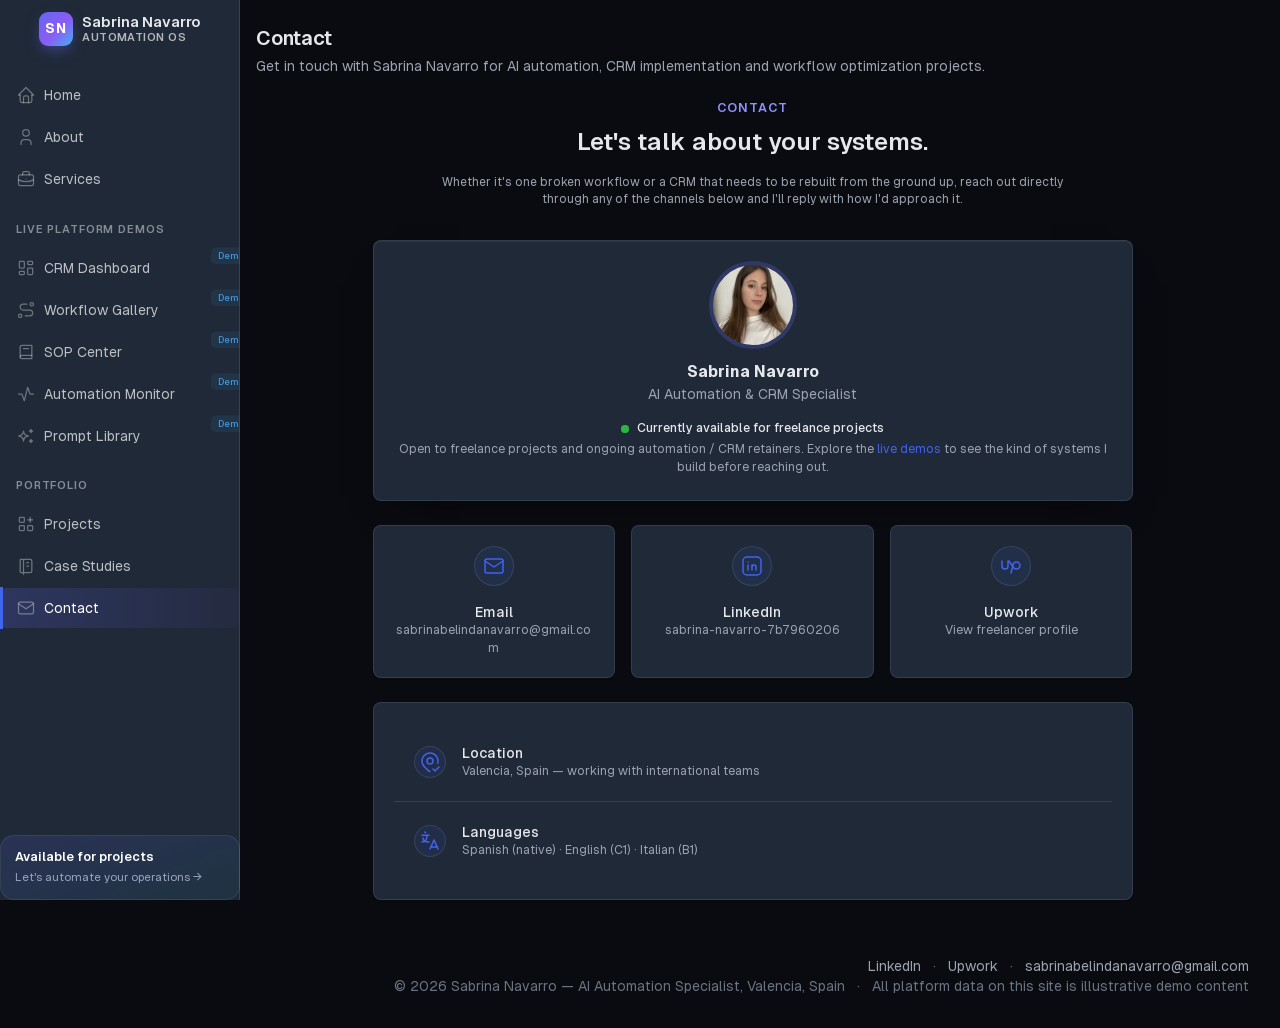
<file: contact.html>
<!doctype html>
<html lang="en" data-bs-theme="dark" data-bs-theme-primary="indigo">
<head>
  <meta charset="utf-8" />
  <meta name="viewport" content="width=device-width, initial-scale=1, viewport-fit=cover" />
  <title>Contact — Sabrina Navarro | Automation OS</title>
  <meta name="description" content="Get in touch with Sabrina Navarro for AI automation, CRM implementation and workflow optimization projects." />
  <link rel="icon" href="./favicon.ico" type="image/x-icon" />

  <link href="./assets/css/tabler.min.css" rel="stylesheet" />
  <link href="./assets/css/tabler-vendors.min.css" rel="stylesheet" />
  <link href="./assets/css/tabler-themes.min.css" rel="stylesheet" />
  <link href="./assets/css/tabler-marketing.min.css" rel="stylesheet" />
  <link href="./assets/css/custom.css" rel="stylesheet" />
  
</head>
<body class="theme-dark">
  <a href="#content" class="visually-hidden-focusable skip-link">Skip to main content</a>

  <div class="page">
    <!-- SIDEBAR -->
    <aside class="navbar navbar-vertical navbar-expand-lg" data-bs-theme="dark">
      <div class="container-fluid">
        <button class="navbar-toggler" type="button" data-bs-toggle="collapse" data-bs-target="#sidebar-menu" aria-controls="sidebar-menu" aria-expanded="false" aria-label="Toggle sidebar navigation">
          <span class="navbar-toggler-icon"></span>
        </button>
        <a href="index.html" class="navbar-brand navbar-brand-autodark">
          <span class="brand-mark">SN</span>
          <span class="brand-word">
            <strong>Sabrina Navarro</strong>
            <small>Automation OS</small>
          </span>
        </a>
        <div class="navbar-nav flex-row d-lg-none">
          <div class="nav-item dropdown">
            <a href="#" class="nav-link d-flex lh-1 p-0" data-bs-toggle="dropdown" aria-label="Open menu">
              <span class="avatar avatar-sm" style="background-image:url(./assets/img/sabrina-navarro-avatar.jpg)"></span>
            </a>
          </div>
        </div>
        <div class="collapse navbar-collapse" id="sidebar-menu">
          <ul class="navbar-nav pt-lg-3">
            <li class="nav-item">
      <a class="nav-link" href="index.html">
        <span class="nav-link-icon"><svg xmlns="http://www.w3.org/2000/svg" width="20" height="20" viewBox="0 0 24 24" fill="none" stroke="currentColor" stroke-width="2" stroke-linecap="round" stroke-linejoin="round" class="icon" aria-hidden="true"><path stroke="none" d="M0 0h24v24H0z" fill="none" /> <path d="M5 12l-2 0l9 -9l9 9l-2 0" /> <path d="M5 12v7a2 2 0 0 0 2 2h10a2 2 0 0 0 2 -2v-7" /> <path d="M9 21v-6a2 2 0 0 1 2 -2h2a2 2 0 0 1 2 2v6" /></svg></span>
        <span class="nav-link-title">Home</span>
        
      </a>
    </li><li class="nav-item">
      <a class="nav-link" href="about.html">
        <span class="nav-link-icon"><svg xmlns="http://www.w3.org/2000/svg" width="20" height="20" viewBox="0 0 24 24" fill="none" stroke="currentColor" stroke-width="2" stroke-linecap="round" stroke-linejoin="round" class="icon" aria-hidden="true"><path stroke="none" d="M0 0h24v24H0z" fill="none" /> <path d="M8 7a4 4 0 1 0 8 0a4 4 0 0 0 -8 0" /> <path d="M6 21v-2a4 4 0 0 1 4 -4h4a4 4 0 0 1 4 4v2" /></svg></span>
        <span class="nav-link-title">About</span>
        
      </a>
    </li><li class="nav-item">
      <a class="nav-link" href="services.html">
        <span class="nav-link-icon"><svg xmlns="http://www.w3.org/2000/svg" width="20" height="20" viewBox="0 0 24 24" fill="none" stroke="currentColor" stroke-width="2" stroke-linecap="round" stroke-linejoin="round" class="icon" aria-hidden="true"><path stroke="none" d="M0 0h24v24H0z" fill="none" /> <path d="M3 9a2 2 0 0 1 2 -2h14a2 2 0 0 1 2 2v9a2 2 0 0 1 -2 2h-14a2 2 0 0 1 -2 -2l0 -9" /> <path d="M8 7v-2a2 2 0 0 1 2 -2h4a2 2 0 0 1 2 2v2" /> <path d="M12 12l0 .01" /> <path d="M3 13a20 20 0 0 0 18 0" /></svg></span>
        <span class="nav-link-title">Services</span>
        
      </a>
    </li><li class="nav-item nav-section-label mt-3 mb-1"><span>Live Platform Demos</span></li><li class="nav-item">
      <a class="nav-link" href="dashboard.html">
        <span class="nav-link-icon"><svg xmlns="http://www.w3.org/2000/svg" width="20" height="20" viewBox="0 0 24 24" fill="none" stroke="currentColor" stroke-width="2" stroke-linecap="round" stroke-linejoin="round" class="icon" aria-hidden="true"><path stroke="none" d="M0 0h24v24H0z" fill="none" /> <path d="M5 4h4a1 1 0 0 1 1 1v6a1 1 0 0 1 -1 1h-4a1 1 0 0 1 -1 -1v-6a1 1 0 0 1 1 -1" /> <path d="M5 16h4a1 1 0 0 1 1 1v2a1 1 0 0 1 -1 1h-4a1 1 0 0 1 -1 -1v-2a1 1 0 0 1 1 -1" /> <path d="M15 12h4a1 1 0 0 1 1 1v6a1 1 0 0 1 -1 1h-4a1 1 0 0 1 -1 -1v-6a1 1 0 0 1 1 -1" /> <path d="M15 4h4a1 1 0 0 1 1 1v2a1 1 0 0 1 -1 1h-4a1 1 0 0 1 -1 -1v-2a1 1 0 0 1 1 -1" /></svg></span>
        <span class="nav-link-title">CRM Dashboard</span>
        <span class="badge badge-sm bg-azure-lt ms-auto">Demo</span>
      </a>
    </li><li class="nav-item">
      <a class="nav-link" href="workflow-gallery.html">
        <span class="nav-link-icon"><svg xmlns="http://www.w3.org/2000/svg" width="20" height="20" viewBox="0 0 24 24" fill="none" stroke="currentColor" stroke-width="2" stroke-linecap="round" stroke-linejoin="round" class="icon" aria-hidden="true"><path stroke="none" d="M0 0h24v24H0z" fill="none" /> <path d="M3 19a2 2 0 1 0 4 0a2 2 0 0 0 -4 0" /> <path d="M19 7a2 2 0 1 0 0 -4a2 2 0 0 0 0 4" /> <path d="M11 19h5.5a3.5 3.5 0 0 0 0 -7h-8a3.5 3.5 0 0 1 0 -7h4.5" /></svg></span>
        <span class="nav-link-title">Workflow Gallery</span>
        <span class="badge badge-sm bg-azure-lt ms-auto">Demo</span>
      </a>
    </li><li class="nav-item">
      <a class="nav-link" href="sop-center.html">
        <span class="nav-link-icon"><svg xmlns="http://www.w3.org/2000/svg" width="20" height="20" viewBox="0 0 24 24" fill="none" stroke="currentColor" stroke-width="2" stroke-linecap="round" stroke-linejoin="round" class="icon" aria-hidden="true"><path stroke="none" d="M0 0h24v24H0z" fill="none" /> <path d="M19 4v16h-12a2 2 0 0 1 -2 -2v-12a2 2 0 0 1 2 -2h12" /> <path d="M19 16h-12a2 2 0 0 0 -2 2" /> <path d="M9 8h6" /></svg></span>
        <span class="nav-link-title">SOP Center</span>
        <span class="badge badge-sm bg-azure-lt ms-auto">Demo</span>
      </a>
    </li><li class="nav-item">
      <a class="nav-link" href="automation-monitor.html">
        <span class="nav-link-icon"><svg xmlns="http://www.w3.org/2000/svg" width="20" height="20" viewBox="0 0 24 24" fill="none" stroke="currentColor" stroke-width="2" stroke-linecap="round" stroke-linejoin="round" class="icon" aria-hidden="true"><path stroke="none" d="M0 0h24v24H0z" fill="none" /> <path d="M3 12h4l3 8l4 -16l3 8h4" /></svg></span>
        <span class="nav-link-title">Automation Monitor</span>
        <span class="badge badge-sm bg-azure-lt ms-auto">Demo</span>
      </a>
    </li><li class="nav-item">
      <a class="nav-link" href="prompt-library.html">
        <span class="nav-link-icon"><svg xmlns="http://www.w3.org/2000/svg" width="20" height="20" viewBox="0 0 24 24" fill="none" stroke="currentColor" stroke-width="2" stroke-linecap="round" stroke-linejoin="round" class="icon" aria-hidden="true"><path stroke="none" d="M0 0h24v24H0z" fill="none" /> <path d="M16 18a2 2 0 0 1 2 2a2 2 0 0 1 2 -2a2 2 0 0 1 -2 -2a2 2 0 0 1 -2 2m0 -12a2 2 0 0 1 2 2a2 2 0 0 1 2 -2a2 2 0 0 1 -2 -2a2 2 0 0 1 -2 2m-7 12a6 6 0 0 1 6 -6a6 6 0 0 1 -6 -6a6 6 0 0 1 -6 6a6 6 0 0 1 6 6" /></svg></span>
        <span class="nav-link-title">Prompt Library</span>
        <span class="badge badge-sm bg-azure-lt ms-auto">Demo</span>
      </a>
    </li><li class="nav-item nav-section-label mt-3 mb-1"><span>Portfolio</span></li><li class="nav-item">
      <a class="nav-link" href="projects.html">
        <span class="nav-link-icon"><svg xmlns="http://www.w3.org/2000/svg" width="20" height="20" viewBox="0 0 24 24" fill="none" stroke="currentColor" stroke-width="2" stroke-linecap="round" stroke-linejoin="round" class="icon" aria-hidden="true"><path stroke="none" d="M0 0h24v24H0z" fill="none" /> <path d="M4 5a1 1 0 0 1 1 -1h4a1 1 0 0 1 1 1v4a1 1 0 0 1 -1 1h-4a1 1 0 0 1 -1 -1l0 -4" /> <path d="M4 15a1 1 0 0 1 1 -1h4a1 1 0 0 1 1 1v4a1 1 0 0 1 -1 1h-4a1 1 0 0 1 -1 -1l0 -4" /> <path d="M14 15a1 1 0 0 1 1 -1h4a1 1 0 0 1 1 1v4a1 1 0 0 1 -1 1h-4a1 1 0 0 1 -1 -1l0 -4" /> <path d="M14 7l6 0" /> <path d="M17 4l0 6" /></svg></span>
        <span class="nav-link-title">Projects</span>
        
      </a>
    </li><li class="nav-item">
      <a class="nav-link" href="case-studies.html">
        <span class="nav-link-icon"><svg xmlns="http://www.w3.org/2000/svg" width="20" height="20" viewBox="0 0 24 24" fill="none" stroke="currentColor" stroke-width="2" stroke-linecap="round" stroke-linejoin="round" class="icon" aria-hidden="true"><path stroke="none" d="M0 0h24v24H0z" fill="none" /> <path d="M6 4h11a2 2 0 0 1 2 2v12a2 2 0 0 1 -2 2h-11a1 1 0 0 1 -1 -1v-14a1 1 0 0 1 1 -1m3 0v18" /> <path d="M13 8l2 0" /> <path d="M13 12l2 0" /></svg></span>
        <span class="nav-link-title">Case Studies</span>
        
      </a>
    </li><li class="nav-item active">
      <a class="nav-link" href="contact.html" aria-current="page">
        <span class="nav-link-icon"><svg xmlns="http://www.w3.org/2000/svg" width="20" height="20" viewBox="0 0 24 24" fill="none" stroke="currentColor" stroke-width="2" stroke-linecap="round" stroke-linejoin="round" class="icon" aria-hidden="true"><path stroke="none" d="M0 0h24v24H0z" fill="none" /> <path d="M3 7a2 2 0 0 1 2 -2h14a2 2 0 0 1 2 2v10a2 2 0 0 1 -2 2h-14a2 2 0 0 1 -2 -2v-10" /> <path d="M3 7l9 6l9 -6" /></svg></span>
        <span class="nav-link-title">Contact</span>
        
      </a>
    </li>
          </ul>

          <div class="sidebar-footer mt-auto pt-3 d-none d-lg-block">
            <a href="contact.html" class="sidebar-cta">
              <span class="sidebar-cta-title">Available for projects</span>
              <span class="sidebar-cta-sub">Let's automate your operations →</span>
            </a>
          </div>
        </div>
      </div>
    </aside>

    <div class="page-wrapper">
      
      <div class="page-header d-print-none">
        <div class="container-xl">
          <div class="row g-2 align-items-center">
            <div class="col">
              
              <h2 class="page-title">Contact</h2>
              <div class="text-secondary mt-1">Get in touch with Sabrina Navarro for AI automation, CRM implementation and workflow optimization projects.</div>
            </div>
            
          </div>
        </div>
      </div>

      <main id="content" class="page-body">
        <div class="container-xl">
          
<section class="reveal mb-5 text-center mx-auto" style="max-width:640px;">
  <div class="section-eyebrow mb-2">Contact</div>
  <h1 class="mb-3">Let's talk about your systems.</h1>
  <p class="text-secondary fs-5">
    Whether it's one broken workflow or a CRM that needs to be rebuilt from the ground up, reach out directly through any of the channels below and I'll reply with how I'd approach it.
  </p>
</section>

<div class="mx-auto reveal" style="max-width:760px;">
  <div class="card card-glow mb-4">
    <div class="card-body p-4 text-center">
      <span class="avatar avatar-xl rounded-circle mb-3" style="background-image:url(./assets/img/sabrina-navarro-avatar.jpg); box-shadow: 0 0 0 4px rgba(99,102,241,.25);"></span>
      <div class="fw-bold fs-3">Sabrina Navarro</div>
      <div class="text-secondary mb-3">AI Automation &amp; CRM Specialist</div>
      <div class="d-flex align-items-center justify-content-center gap-2 mb-1">
        <span class="status-dot bg-green status-dot-animated"></span>
        <span class="fw-medium small">Currently available for freelance projects</span>
      </div>
      <p class="text-secondary small mb-0">Open to freelance projects and ongoing automation / CRM retainers. Explore the <a href="dashboard.html">live demos</a> to see the kind of systems I build before reaching out.</p>
    </div>
  </div>

  <div class="row row-cards mb-4">
    <div class="col-md-4">
      <a href="mailto:sabrinabelindanavarro@gmail.com" class="card card-hover h-100 text-reset" style="text-decoration:none;">
        <div class="card-body text-center">
          <span class="bg-indigo-lt avatar avatar-rounded mb-3"><svg xmlns="http://www.w3.org/2000/svg" width="20" height="20" viewBox="0 0 24 24" fill="none" stroke="currentColor" stroke-width="2" stroke-linecap="round" stroke-linejoin="round" class="icon" aria-hidden="true"><path stroke="none" d="M0 0h24v24H0z" fill="none" /> <path d="M3 7a2 2 0 0 1 2 -2h14a2 2 0 0 1 2 2v10a2 2 0 0 1 -2 2h-14a2 2 0 0 1 -2 -2v-10" /> <path d="M3 7l9 6l9 -6" /></svg></span>
          <div class="fw-medium">Email</div>
          <div class="text-secondary small text-break">sabrinabelindanavarro@gmail.com</div>
        </div>
      </a>
    </div>
    <div class="col-md-4">
      <a href="https://www.linkedin.com/in/sabrina-navarro-7b7960206/" target="_blank" rel="noreferrer" class="card card-hover h-100 text-reset" style="text-decoration:none;">
        <div class="card-body text-center">
          <span class="bg-indigo-lt avatar avatar-rounded mb-3"><svg xmlns="http://www.w3.org/2000/svg" width="20" height="20" viewBox="0 0 24 24" fill="none" stroke="currentColor" stroke-width="2" stroke-linecap="round" stroke-linejoin="round" class="icon" aria-hidden="true"><path stroke="none" d="M0 0h24v24H0z" fill="none" /> <path d="M8 11v5" /> <path d="M8 8v.01" /> <path d="M12 16v-5" /> <path d="M16 16v-3a2 2 0 1 0 -4 0" /> <path d="M3 7a4 4 0 0 1 4 -4h10a4 4 0 0 1 4 4v10a4 4 0 0 1 -4 4h-10a4 4 0 0 1 -4 -4l0 -10" /></svg></span>
          <div class="fw-medium">LinkedIn</div>
          <div class="text-secondary small">sabrina-navarro-7b7960206</div>
        </div>
      </a>
    </div>
    <div class="col-md-4">
      <a href="https://www.upwork.com/freelancers/~018063efb3d9ad444e?mp_source=share" target="_blank" rel="noreferrer" class="card card-hover h-100 text-reset" style="text-decoration:none;">
        <div class="card-body text-center">
          <span class="bg-indigo-lt avatar avatar-rounded mb-3"><svg xmlns="http://www.w3.org/2000/svg" width="20" height="20" viewBox="0 0 24 24" fill="none" stroke="currentColor" stroke-width="2" stroke-linecap="round" stroke-linejoin="round" class="icon" aria-hidden="true"><path stroke="none" d="M0 0h24v24H0z" fill="none" /> <path d="M3 7v5a3 3 0 0 0 6 0v-5h1l4 6c.824 1.319 1.945 2 3.5 2a3.5 3.5 0 0 0 0 -7c-2.027 0 -3.137 1 -3.5 3c-.242 1.33 -.908 4 -2 8" /></svg></span>
          <div class="fw-medium">Upwork</div>
          <div class="text-secondary small">View freelancer profile</div>
        </div>
      </a>
    </div>
  </div>

  <div class="card">
    <div class="card-body">
      <div class="list-group list-group-flush">
        <div class="list-group-item d-flex align-items-center gap-3">
          <span class="bg-indigo-lt avatar avatar-sm"><svg xmlns="http://www.w3.org/2000/svg" width="18" height="18" viewBox="0 0 24 24" fill="none" stroke="currentColor" stroke-width="2" stroke-linecap="round" stroke-linejoin="round" class="icon" aria-hidden="true"><path stroke="none" d="M0 0h24v24H0z" fill="none" /> <path d="M9 11a3 3 0 1 0 6 0a3 3 0 0 0 -6 0" /> <path d="M11.87 21.48a1.992 1.992 0 0 1 -1.283 -.58l-4.244 -4.243a8 8 0 1 1 13.355 -3.474" /> <path d="M15 19l2 2l4 -4" /></svg></span>
          <div>
            <div class="fw-medium">Location</div>
            <div class="text-secondary small">Valencia, Spain — working with international teams</div>
          </div>
        </div>
        <div class="list-group-item d-flex align-items-center gap-3">
          <span class="bg-indigo-lt avatar avatar-sm"><svg xmlns="http://www.w3.org/2000/svg" width="18" height="18" viewBox="0 0 24 24" fill="none" stroke="currentColor" stroke-width="2" stroke-linecap="round" stroke-linejoin="round" class="icon" aria-hidden="true"><path stroke="none" d="M0 0h24v24H0z" fill="none" /> <path d="M9 6.371c0 4.418 -2.239 6.629 -5 6.629" /> <path d="M4 6.371h7" /> <path d="M5 9c0 2.144 2.252 3.908 6 4" /> <path d="M12 20l4 -9l4 9" /> <path d="M19.1 18h-6.2" /> <path d="M6.694 3l.793 .582" /></svg></span>
          <div>
            <div class="fw-medium">Languages</div>
            <div class="text-secondary small">Spanish (native) · English (C1) · Italian (B1)</div>
          </div>
        </div>
      </div>
    </div>
  </div>
</div>

        </div>
      </main>

      <footer class="footer footer-transparent d-print-none">
        <div class="container-xl">
          <div class="row text-center align-items-center flex-row-reverse">
            <div class="col-lg-auto ms-lg-auto">
              <ul class="list-inline list-inline-dots mb-0">
                <li class="list-inline-item"><a href="https://www.linkedin.com/in/sabrina-navarro-7b7960206/" target="_blank" rel="noreferrer" class="link-secondary">LinkedIn</a></li>
                <li class="list-inline-item"><a href="https://www.upwork.com/freelancers/~018063efb3d9ad444e?mp_source=share" target="_blank" rel="noreferrer" class="link-secondary">Upwork</a></li>
                <li class="list-inline-item"><a href="mailto:sabrinabelindanavarro@gmail.com" class="link-secondary">sabrinabelindanavarro@gmail.com</a></li>
              </ul>
            </div>
            <div class="col-12 col-lg-auto mt-3 mt-lg-0">
              <ul class="list-inline list-inline-dots mb-0">
                <li class="list-inline-item">© 2026 Sabrina Navarro — AI Automation Specialist, Valencia, Spain</li>
                <li class="list-inline-item">All platform data on this site is illustrative demo content</li>
              </ul>
            </div>
          </div>
        </div>
      </footer>
    </div>
  </div>

  <script src="./assets/js/tabler.min.js"></script>
  
  
  <script src="./assets/js/site.js"></script>
  
</body>
</html>
</file>
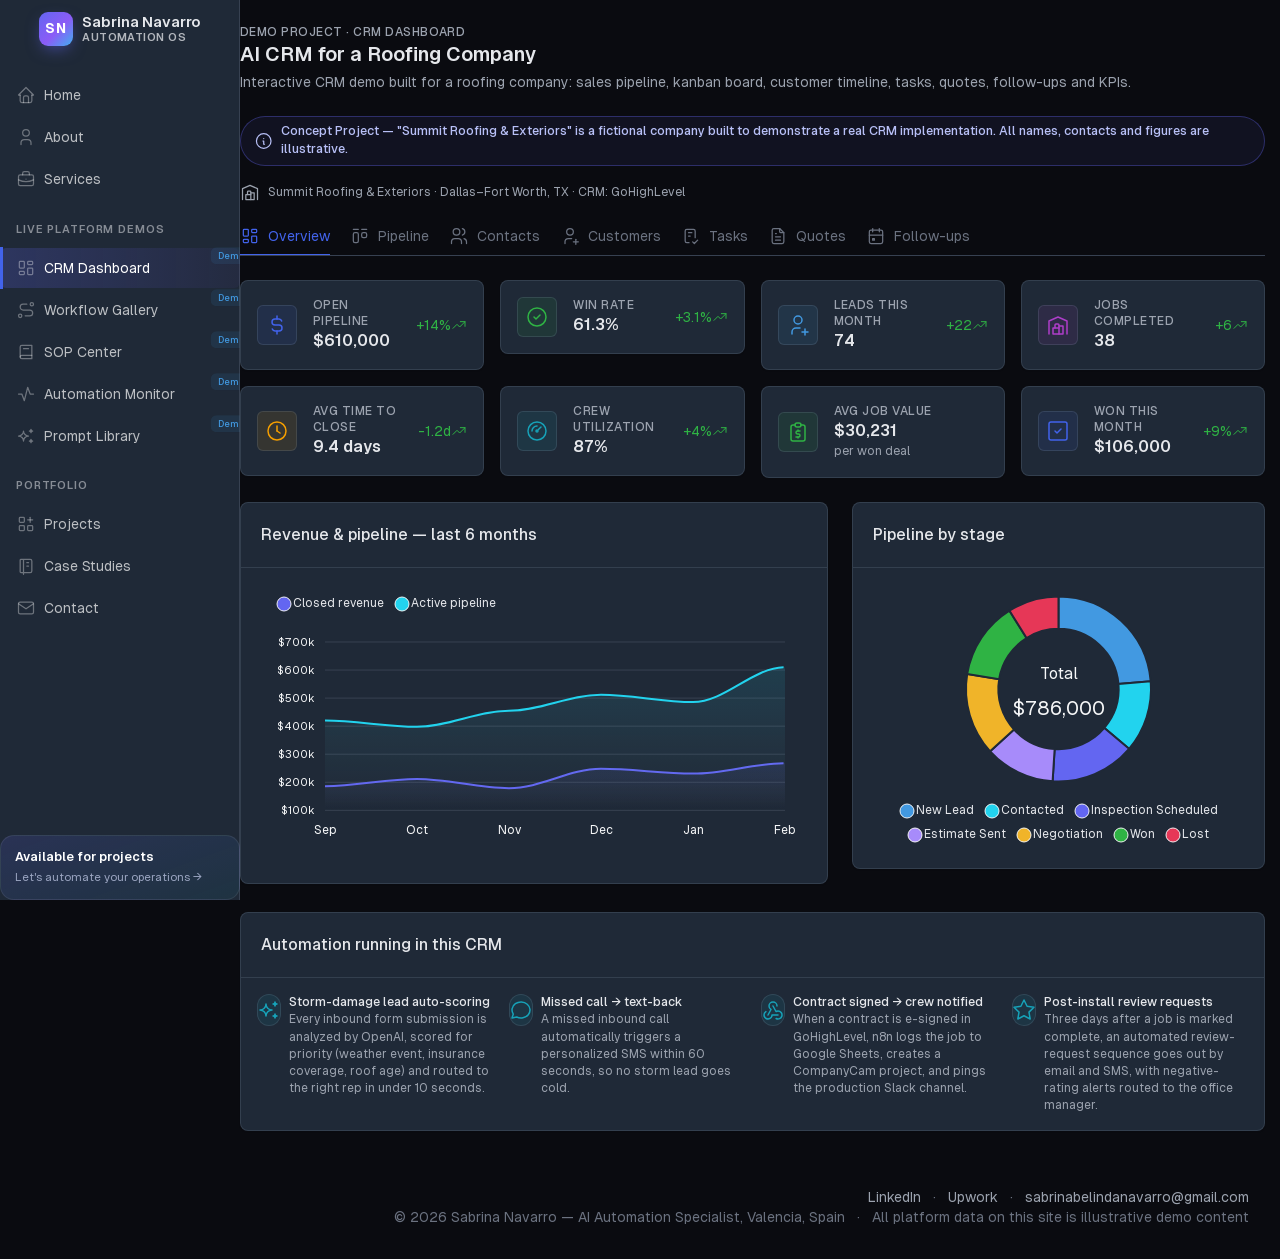
<file: dashboard.html>
<!doctype html>
<html lang="en" data-bs-theme="dark" data-bs-theme-primary="indigo">
<head>
  <meta charset="utf-8" />
  <meta name="viewport" content="width=device-width, initial-scale=1, viewport-fit=cover" />
  <title>AI CRM for a Roofing Company — Sabrina Navarro | Automation OS</title>
  <meta name="description" content="Interactive CRM demo built for a roofing company: sales pipeline, kanban board, customer timeline, tasks, quotes, follow-ups and KPIs." />
  <link rel="icon" href="./favicon.ico" type="image/x-icon" />

  <link href="./assets/css/tabler.min.css" rel="stylesheet" />
  <link href="./assets/css/tabler-vendors.min.css" rel="stylesheet" />
  <link href="./assets/css/tabler-themes.min.css" rel="stylesheet" />
  <link href="./assets/css/tabler-marketing.min.css" rel="stylesheet" />
  <link href="./assets/css/custom.css" rel="stylesheet" />
  
</head>
<body class="theme-dark">
  <a href="#content" class="visually-hidden-focusable skip-link">Skip to main content</a>

  <div class="page">
    <!-- SIDEBAR -->
    <aside class="navbar navbar-vertical navbar-expand-lg" data-bs-theme="dark">
      <div class="container-fluid">
        <button class="navbar-toggler" type="button" data-bs-toggle="collapse" data-bs-target="#sidebar-menu" aria-controls="sidebar-menu" aria-expanded="false" aria-label="Toggle sidebar navigation">
          <span class="navbar-toggler-icon"></span>
        </button>
        <a href="index.html" class="navbar-brand navbar-brand-autodark">
          <span class="brand-mark">SN</span>
          <span class="brand-word">
            <strong>Sabrina Navarro</strong>
            <small>Automation OS</small>
          </span>
        </a>
        <div class="navbar-nav flex-row d-lg-none">
          <div class="nav-item dropdown">
            <a href="#" class="nav-link d-flex lh-1 p-0" data-bs-toggle="dropdown" aria-label="Open menu">
              <span class="avatar avatar-sm" style="background-image:url(./assets/img/sabrina-navarro-avatar.jpg)"></span>
            </a>
          </div>
        </div>
        <div class="collapse navbar-collapse" id="sidebar-menu">
          <ul class="navbar-nav pt-lg-3">
            <li class="nav-item">
      <a class="nav-link" href="index.html">
        <span class="nav-link-icon"><svg xmlns="http://www.w3.org/2000/svg" width="20" height="20" viewBox="0 0 24 24" fill="none" stroke="currentColor" stroke-width="2" stroke-linecap="round" stroke-linejoin="round" class="icon" aria-hidden="true"><path stroke="none" d="M0 0h24v24H0z" fill="none" /> <path d="M5 12l-2 0l9 -9l9 9l-2 0" /> <path d="M5 12v7a2 2 0 0 0 2 2h10a2 2 0 0 0 2 -2v-7" /> <path d="M9 21v-6a2 2 0 0 1 2 -2h2a2 2 0 0 1 2 2v6" /></svg></span>
        <span class="nav-link-title">Home</span>
        
      </a>
    </li><li class="nav-item">
      <a class="nav-link" href="about.html">
        <span class="nav-link-icon"><svg xmlns="http://www.w3.org/2000/svg" width="20" height="20" viewBox="0 0 24 24" fill="none" stroke="currentColor" stroke-width="2" stroke-linecap="round" stroke-linejoin="round" class="icon" aria-hidden="true"><path stroke="none" d="M0 0h24v24H0z" fill="none" /> <path d="M8 7a4 4 0 1 0 8 0a4 4 0 0 0 -8 0" /> <path d="M6 21v-2a4 4 0 0 1 4 -4h4a4 4 0 0 1 4 4v2" /></svg></span>
        <span class="nav-link-title">About</span>
        
      </a>
    </li><li class="nav-item">
      <a class="nav-link" href="services.html">
        <span class="nav-link-icon"><svg xmlns="http://www.w3.org/2000/svg" width="20" height="20" viewBox="0 0 24 24" fill="none" stroke="currentColor" stroke-width="2" stroke-linecap="round" stroke-linejoin="round" class="icon" aria-hidden="true"><path stroke="none" d="M0 0h24v24H0z" fill="none" /> <path d="M3 9a2 2 0 0 1 2 -2h14a2 2 0 0 1 2 2v9a2 2 0 0 1 -2 2h-14a2 2 0 0 1 -2 -2l0 -9" /> <path d="M8 7v-2a2 2 0 0 1 2 -2h4a2 2 0 0 1 2 2v2" /> <path d="M12 12l0 .01" /> <path d="M3 13a20 20 0 0 0 18 0" /></svg></span>
        <span class="nav-link-title">Services</span>
        
      </a>
    </li><li class="nav-item nav-section-label mt-3 mb-1"><span>Live Platform Demos</span></li><li class="nav-item active">
      <a class="nav-link" href="dashboard.html" aria-current="page">
        <span class="nav-link-icon"><svg xmlns="http://www.w3.org/2000/svg" width="20" height="20" viewBox="0 0 24 24" fill="none" stroke="currentColor" stroke-width="2" stroke-linecap="round" stroke-linejoin="round" class="icon" aria-hidden="true"><path stroke="none" d="M0 0h24v24H0z" fill="none" /> <path d="M5 4h4a1 1 0 0 1 1 1v6a1 1 0 0 1 -1 1h-4a1 1 0 0 1 -1 -1v-6a1 1 0 0 1 1 -1" /> <path d="M5 16h4a1 1 0 0 1 1 1v2a1 1 0 0 1 -1 1h-4a1 1 0 0 1 -1 -1v-2a1 1 0 0 1 1 -1" /> <path d="M15 12h4a1 1 0 0 1 1 1v6a1 1 0 0 1 -1 1h-4a1 1 0 0 1 -1 -1v-6a1 1 0 0 1 1 -1" /> <path d="M15 4h4a1 1 0 0 1 1 1v2a1 1 0 0 1 -1 1h-4a1 1 0 0 1 -1 -1v-2a1 1 0 0 1 1 -1" /></svg></span>
        <span class="nav-link-title">CRM Dashboard</span>
        <span class="badge badge-sm bg-azure-lt ms-auto">Demo</span>
      </a>
    </li><li class="nav-item">
      <a class="nav-link" href="workflow-gallery.html">
        <span class="nav-link-icon"><svg xmlns="http://www.w3.org/2000/svg" width="20" height="20" viewBox="0 0 24 24" fill="none" stroke="currentColor" stroke-width="2" stroke-linecap="round" stroke-linejoin="round" class="icon" aria-hidden="true"><path stroke="none" d="M0 0h24v24H0z" fill="none" /> <path d="M3 19a2 2 0 1 0 4 0a2 2 0 0 0 -4 0" /> <path d="M19 7a2 2 0 1 0 0 -4a2 2 0 0 0 0 4" /> <path d="M11 19h5.5a3.5 3.5 0 0 0 0 -7h-8a3.5 3.5 0 0 1 0 -7h4.5" /></svg></span>
        <span class="nav-link-title">Workflow Gallery</span>
        <span class="badge badge-sm bg-azure-lt ms-auto">Demo</span>
      </a>
    </li><li class="nav-item">
      <a class="nav-link" href="sop-center.html">
        <span class="nav-link-icon"><svg xmlns="http://www.w3.org/2000/svg" width="20" height="20" viewBox="0 0 24 24" fill="none" stroke="currentColor" stroke-width="2" stroke-linecap="round" stroke-linejoin="round" class="icon" aria-hidden="true"><path stroke="none" d="M0 0h24v24H0z" fill="none" /> <path d="M19 4v16h-12a2 2 0 0 1 -2 -2v-12a2 2 0 0 1 2 -2h12" /> <path d="M19 16h-12a2 2 0 0 0 -2 2" /> <path d="M9 8h6" /></svg></span>
        <span class="nav-link-title">SOP Center</span>
        <span class="badge badge-sm bg-azure-lt ms-auto">Demo</span>
      </a>
    </li><li class="nav-item">
      <a class="nav-link" href="automation-monitor.html">
        <span class="nav-link-icon"><svg xmlns="http://www.w3.org/2000/svg" width="20" height="20" viewBox="0 0 24 24" fill="none" stroke="currentColor" stroke-width="2" stroke-linecap="round" stroke-linejoin="round" class="icon" aria-hidden="true"><path stroke="none" d="M0 0h24v24H0z" fill="none" /> <path d="M3 12h4l3 8l4 -16l3 8h4" /></svg></span>
        <span class="nav-link-title">Automation Monitor</span>
        <span class="badge badge-sm bg-azure-lt ms-auto">Demo</span>
      </a>
    </li><li class="nav-item">
      <a class="nav-link" href="prompt-library.html">
        <span class="nav-link-icon"><svg xmlns="http://www.w3.org/2000/svg" width="20" height="20" viewBox="0 0 24 24" fill="none" stroke="currentColor" stroke-width="2" stroke-linecap="round" stroke-linejoin="round" class="icon" aria-hidden="true"><path stroke="none" d="M0 0h24v24H0z" fill="none" /> <path d="M16 18a2 2 0 0 1 2 2a2 2 0 0 1 2 -2a2 2 0 0 1 -2 -2a2 2 0 0 1 -2 2m0 -12a2 2 0 0 1 2 2a2 2 0 0 1 2 -2a2 2 0 0 1 -2 -2a2 2 0 0 1 -2 2m-7 12a6 6 0 0 1 6 -6a6 6 0 0 1 -6 -6a6 6 0 0 1 -6 6a6 6 0 0 1 6 6" /></svg></span>
        <span class="nav-link-title">Prompt Library</span>
        <span class="badge badge-sm bg-azure-lt ms-auto">Demo</span>
      </a>
    </li><li class="nav-item nav-section-label mt-3 mb-1"><span>Portfolio</span></li><li class="nav-item">
      <a class="nav-link" href="projects.html">
        <span class="nav-link-icon"><svg xmlns="http://www.w3.org/2000/svg" width="20" height="20" viewBox="0 0 24 24" fill="none" stroke="currentColor" stroke-width="2" stroke-linecap="round" stroke-linejoin="round" class="icon" aria-hidden="true"><path stroke="none" d="M0 0h24v24H0z" fill="none" /> <path d="M4 5a1 1 0 0 1 1 -1h4a1 1 0 0 1 1 1v4a1 1 0 0 1 -1 1h-4a1 1 0 0 1 -1 -1l0 -4" /> <path d="M4 15a1 1 0 0 1 1 -1h4a1 1 0 0 1 1 1v4a1 1 0 0 1 -1 1h-4a1 1 0 0 1 -1 -1l0 -4" /> <path d="M14 15a1 1 0 0 1 1 -1h4a1 1 0 0 1 1 1v4a1 1 0 0 1 -1 1h-4a1 1 0 0 1 -1 -1l0 -4" /> <path d="M14 7l6 0" /> <path d="M17 4l0 6" /></svg></span>
        <span class="nav-link-title">Projects</span>
        
      </a>
    </li><li class="nav-item">
      <a class="nav-link" href="case-studies.html">
        <span class="nav-link-icon"><svg xmlns="http://www.w3.org/2000/svg" width="20" height="20" viewBox="0 0 24 24" fill="none" stroke="currentColor" stroke-width="2" stroke-linecap="round" stroke-linejoin="round" class="icon" aria-hidden="true"><path stroke="none" d="M0 0h24v24H0z" fill="none" /> <path d="M6 4h11a2 2 0 0 1 2 2v12a2 2 0 0 1 -2 2h-11a1 1 0 0 1 -1 -1v-14a1 1 0 0 1 1 -1m3 0v18" /> <path d="M13 8l2 0" /> <path d="M13 12l2 0" /></svg></span>
        <span class="nav-link-title">Case Studies</span>
        
      </a>
    </li><li class="nav-item">
      <a class="nav-link" href="contact.html">
        <span class="nav-link-icon"><svg xmlns="http://www.w3.org/2000/svg" width="20" height="20" viewBox="0 0 24 24" fill="none" stroke="currentColor" stroke-width="2" stroke-linecap="round" stroke-linejoin="round" class="icon" aria-hidden="true"><path stroke="none" d="M0 0h24v24H0z" fill="none" /> <path d="M3 7a2 2 0 0 1 2 -2h14a2 2 0 0 1 2 2v10a2 2 0 0 1 -2 2h-14a2 2 0 0 1 -2 -2v-10" /> <path d="M3 7l9 6l9 -6" /></svg></span>
        <span class="nav-link-title">Contact</span>
        
      </a>
    </li>
          </ul>

          <div class="sidebar-footer mt-auto pt-3 d-none d-lg-block">
            <a href="contact.html" class="sidebar-cta">
              <span class="sidebar-cta-title">Available for projects</span>
              <span class="sidebar-cta-sub">Let's automate your operations →</span>
            </a>
          </div>
        </div>
      </div>
    </aside>

    <div class="page-wrapper">
      
      <div class="page-header d-print-none">
        <div class="container-xl-fluid">
          <div class="row g-2 align-items-center">
            <div class="col">
              <div class="page-pretitle">Demo Project · CRM Dashboard</div>
              <h2 class="page-title">AI CRM for a Roofing Company</h2>
              <div class="text-secondary mt-1">Interactive CRM demo built for a roofing company: sales pipeline, kanban board, customer timeline, tasks, quotes, follow-ups and KPIs.</div>
            </div>
            
          </div>
        </div>
      </div>

      <main id="content" class="page-body">
        <div class="container-xl-fluid">
          
<div class="demo-ribbon">
    <svg xmlns="http://www.w3.org/2000/svg" width="16" height="16" viewBox="0 0 24 24" fill="none" stroke="currentColor" stroke-width="2" stroke-linecap="round" stroke-linejoin="round" class="icon" aria-hidden="true"><path stroke="none" d="M0 0h24v24H0z" fill="none" /> <path d="M3 12a9 9 0 1 0 18 0a9 9 0 0 0 -18 0" /> <path d="M12 9h.01" /> <path d="M11 12h1v4h1" /></svg>
    <span>Concept Project — "Summit Roofing & Exteriors" is a fictional company built to demonstrate a real CRM implementation. All names, contacts and figures are illustrative.</span>
  </div>

<div class="d-flex flex-wrap justify-content-between align-items-center mb-3">
  <div>
    <div class="d-flex align-items-center gap-2 text-secondary small"><svg xmlns="http://www.w3.org/2000/svg" width="15" height="15" viewBox="0 0 24 24" fill="none" stroke="currentColor" stroke-width="2" stroke-linecap="round" stroke-linejoin="round" class="icon" aria-hidden="true"><path stroke="none" d="M0 0h24v24H0z" fill="none" /> <path d="M3 21v-13l9 -4l9 4v13" /> <path d="M13 13h4v8h-10v-6h6" /> <path d="M13 21v-9a1 1 0 0 0 -1 -1h-2a1 1 0 0 0 -1 1v3" /></svg> Summit Roofing & Exteriors · Dallas–Fort Worth, TX · CRM: GoHighLevel</div>
  </div>
</div>

<ul class="nav nav-bordered mb-4 flex-nowrap overflow-auto" id="crm-tabs">
  <li class="nav-item flex-none">
    <a href="#tab-overview" class="nav-link d-flex align-items-center gap-2 active" data-bs-toggle="tab"><svg xmlns="http://www.w3.org/2000/svg" width="16" height="16" viewBox="0 0 24 24" fill="none" stroke="currentColor" stroke-width="2" stroke-linecap="round" stroke-linejoin="round" class="icon" aria-hidden="true"><path stroke="none" d="M0 0h24v24H0z" fill="none" /> <path d="M5 4h4a1 1 0 0 1 1 1v6a1 1 0 0 1 -1 1h-4a1 1 0 0 1 -1 -1v-6a1 1 0 0 1 1 -1" /> <path d="M5 16h4a1 1 0 0 1 1 1v2a1 1 0 0 1 -1 1h-4a1 1 0 0 1 -1 -1v-2a1 1 0 0 1 1 -1" /> <path d="M15 12h4a1 1 0 0 1 1 1v6a1 1 0 0 1 -1 1h-4a1 1 0 0 1 -1 -1v-6a1 1 0 0 1 1 -1" /> <path d="M15 4h4a1 1 0 0 1 1 1v2a1 1 0 0 1 -1 1h-4a1 1 0 0 1 -1 -1v-2a1 1 0 0 1 1 -1" /></svg>Overview</a>
  </li><li class="nav-item flex-none">
    <a href="#tab-pipeline" class="nav-link d-flex align-items-center gap-2 " data-bs-toggle="tab"><svg xmlns="http://www.w3.org/2000/svg" width="16" height="16" viewBox="0 0 24 24" fill="none" stroke="currentColor" stroke-width="2" stroke-linecap="round" stroke-linejoin="round" class="icon" aria-hidden="true"><path stroke="none" d="M0 0h24v24H0z" fill="none" /> <path d="M4 4l6 0" /> <path d="M14 4l6 0" /> <path d="M4 10a2 2 0 0 1 2 -2h2a2 2 0 0 1 2 2v8a2 2 0 0 1 -2 2h-2a2 2 0 0 1 -2 -2l0 -8" /> <path d="M14 10a2 2 0 0 1 2 -2h2a2 2 0 0 1 2 2v2a2 2 0 0 1 -2 2h-2a2 2 0 0 1 -2 -2l0 -2" /></svg>Pipeline</a>
  </li><li class="nav-item flex-none">
    <a href="#tab-contacts" class="nav-link d-flex align-items-center gap-2 " data-bs-toggle="tab"><svg xmlns="http://www.w3.org/2000/svg" width="16" height="16" viewBox="0 0 24 24" fill="none" stroke="currentColor" stroke-width="2" stroke-linecap="round" stroke-linejoin="round" class="icon" aria-hidden="true"><path stroke="none" d="M0 0h24v24H0z" fill="none" /> <path d="M5 7a4 4 0 1 0 8 0a4 4 0 1 0 -8 0" /> <path d="M3 21v-2a4 4 0 0 1 4 -4h4a4 4 0 0 1 4 4v2" /> <path d="M16 3.13a4 4 0 0 1 0 7.75" /> <path d="M21 21v-2a4 4 0 0 0 -3 -3.85" /></svg>Contacts</a>
  </li><li class="nav-item flex-none">
    <a href="#tab-customers" class="nav-link d-flex align-items-center gap-2 " data-bs-toggle="tab"><svg xmlns="http://www.w3.org/2000/svg" width="16" height="16" viewBox="0 0 24 24" fill="none" stroke="currentColor" stroke-width="2" stroke-linecap="round" stroke-linejoin="round" class="icon" aria-hidden="true"><path stroke="none" d="M0 0h24v24H0z" fill="none" /> <path d="M8 7a4 4 0 1 0 8 0a4 4 0 0 0 -8 0" /> <path d="M16 19h6" /> <path d="M19 16v6" /> <path d="M6 21v-2a4 4 0 0 1 4 -4h4" /></svg>Customers</a>
  </li><li class="nav-item flex-none">
    <a href="#tab-tasks" class="nav-link d-flex align-items-center gap-2 " data-bs-toggle="tab"><svg xmlns="http://www.w3.org/2000/svg" width="16" height="16" viewBox="0 0 24 24" fill="none" stroke="currentColor" stroke-width="2" stroke-linecap="round" stroke-linejoin="round" class="icon" aria-hidden="true"><path stroke="none" d="M0 0h24v24H0z" fill="none" /> <path d="M9.615 20h-2.615a2 2 0 0 1 -2 -2v-12a2 2 0 0 1 2 -2h8a2 2 0 0 1 2 2v8" /> <path d="M14 19l2 2l4 -4" /> <path d="M9 8h4" /> <path d="M9 12h2" /></svg>Tasks</a>
  </li><li class="nav-item flex-none">
    <a href="#tab-quotes" class="nav-link d-flex align-items-center gap-2 " data-bs-toggle="tab"><svg xmlns="http://www.w3.org/2000/svg" width="16" height="16" viewBox="0 0 24 24" fill="none" stroke="currentColor" stroke-width="2" stroke-linecap="round" stroke-linejoin="round" class="icon" aria-hidden="true"><path stroke="none" d="M0 0h24v24H0z" fill="none" /> <path d="M14 3v4a1 1 0 0 0 1 1h4" /> <path d="M17 21h-10a2 2 0 0 1 -2 -2v-14a2 2 0 0 1 2 -2h7l5 5v11a2 2 0 0 1 -2 2" /> <path d="M9 9l1 0" /> <path d="M9 13l6 0" /> <path d="M9 17l6 0" /></svg>Quotes</a>
  </li><li class="nav-item flex-none">
    <a href="#tab-followups" class="nav-link d-flex align-items-center gap-2 " data-bs-toggle="tab"><svg xmlns="http://www.w3.org/2000/svg" width="16" height="16" viewBox="0 0 24 24" fill="none" stroke="currentColor" stroke-width="2" stroke-linecap="round" stroke-linejoin="round" class="icon" aria-hidden="true"><path stroke="none" d="M0 0h24v24H0z" fill="none" /> <path d="M4 7a2 2 0 0 1 2 -2h12a2 2 0 0 1 2 2v12a2 2 0 0 1 -2 2h-12a2 2 0 0 1 -2 -2l0 -12" /> <path d="M16 3l0 4" /> <path d="M8 3l0 4" /> <path d="M4 11l16 0" /> <path d="M8 15h2v2h-2l0 -2" /></svg>Follow-ups</a>
  </li>
</ul>

<div class="tab-content">
  <div class="tab-pane active show" id="tab-overview">
  <div class="row row-cards mb-4">
    <div class="col-sm-6 col-lg-3">
    <div class="card card-sm">
      <div class="card-body p-3">
        <div class="row align-items-center">
          <div class="col-auto">
            <span class="bg-indigo-lt avatar avatar-square"><svg xmlns="http://www.w3.org/2000/svg" width="24" height="24" viewBox="0 0 24 24" fill="none" stroke="currentColor" stroke-width="2" stroke-linecap="round" stroke-linejoin="round" class="icon" aria-hidden="true"><path stroke="none" d="M0 0h24v24H0z" fill="none" /> <path d="M16.7 8a3 3 0 0 0 -2.7 -2h-4a3 3 0 0 0 0 6h4a3 3 0 0 1 0 6h-4a3 3 0 0 1 -2.7 -2" /> <path d="M12 3v3m0 12v3" /></svg></span>
          </div>
          <div class="col">
            <div class="subheader">Open Pipeline</div>
            <div class="h3 m-0 p-0">$610,000</div>
            
          </div>
          <div class="col-auto">
            <span class="text-green d-inline-flex align-items-center lh-1">+14%<svg xmlns="http://www.w3.org/2000/svg" width="24" height="24" viewBox="0 0 24 24" fill="none" stroke="currentColor" stroke-width="2" stroke-linecap="round" stroke-linejoin="round" class="icon ms-0 icon-sm" aria-hidden="true"><path stroke="none" d="M0 0h24v24H0z" fill="none" /> <path d="M3 17l6 -6l4 4l8 -8" /> <path d="M14 7l7 0l0 7" /></svg></span>
          </div>
        </div>
      </div>
    </div>
  </div>
    <div class="col-sm-6 col-lg-3">
    <div class="card card-sm">
      <div class="card-body p-3">
        <div class="row align-items-center">
          <div class="col-auto">
            <span class="bg-green-lt avatar avatar-square"><svg xmlns="http://www.w3.org/2000/svg" width="24" height="24" viewBox="0 0 24 24" fill="none" stroke="currentColor" stroke-width="2" stroke-linecap="round" stroke-linejoin="round" class="icon" aria-hidden="true"><path stroke="none" d="M0 0h24v24H0z" fill="none" /> <path d="M3 12a9 9 0 1 0 18 0a9 9 0 1 0 -18 0" /> <path d="M9 12l2 2l4 -4" /></svg></span>
          </div>
          <div class="col">
            <div class="subheader">Win Rate</div>
            <div class="h3 m-0 p-0">61.3%</div>
            
          </div>
          <div class="col-auto">
            <span class="text-green d-inline-flex align-items-center lh-1">+3.1%<svg xmlns="http://www.w3.org/2000/svg" width="24" height="24" viewBox="0 0 24 24" fill="none" stroke="currentColor" stroke-width="2" stroke-linecap="round" stroke-linejoin="round" class="icon ms-0 icon-sm" aria-hidden="true"><path stroke="none" d="M0 0h24v24H0z" fill="none" /> <path d="M3 17l6 -6l4 4l8 -8" /> <path d="M14 7l7 0l0 7" /></svg></span>
          </div>
        </div>
      </div>
    </div>
  </div>
    <div class="col-sm-6 col-lg-3">
    <div class="card card-sm">
      <div class="card-body p-3">
        <div class="row align-items-center">
          <div class="col-auto">
            <span class="bg-azure-lt avatar avatar-square"><svg xmlns="http://www.w3.org/2000/svg" width="24" height="24" viewBox="0 0 24 24" fill="none" stroke="currentColor" stroke-width="2" stroke-linecap="round" stroke-linejoin="round" class="icon" aria-hidden="true"><path stroke="none" d="M0 0h24v24H0z" fill="none" /> <path d="M8 7a4 4 0 1 0 8 0a4 4 0 0 0 -8 0" /> <path d="M16 19h6" /> <path d="M19 16v6" /> <path d="M6 21v-2a4 4 0 0 1 4 -4h4" /></svg></span>
          </div>
          <div class="col">
            <div class="subheader">Leads This Month</div>
            <div class="h3 m-0 p-0">74</div>
            
          </div>
          <div class="col-auto">
            <span class="text-green d-inline-flex align-items-center lh-1">+22<svg xmlns="http://www.w3.org/2000/svg" width="24" height="24" viewBox="0 0 24 24" fill="none" stroke="currentColor" stroke-width="2" stroke-linecap="round" stroke-linejoin="round" class="icon ms-0 icon-sm" aria-hidden="true"><path stroke="none" d="M0 0h24v24H0z" fill="none" /> <path d="M3 17l6 -6l4 4l8 -8" /> <path d="M14 7l7 0l0 7" /></svg></span>
          </div>
        </div>
      </div>
    </div>
  </div>
    <div class="col-sm-6 col-lg-3">
    <div class="card card-sm">
      <div class="card-body p-3">
        <div class="row align-items-center">
          <div class="col-auto">
            <span class="bg-purple-lt avatar avatar-square"><svg xmlns="http://www.w3.org/2000/svg" width="24" height="24" viewBox="0 0 24 24" fill="none" stroke="currentColor" stroke-width="2" stroke-linecap="round" stroke-linejoin="round" class="icon" aria-hidden="true"><path stroke="none" d="M0 0h24v24H0z" fill="none" /> <path d="M3 21v-13l9 -4l9 4v13" /> <path d="M13 13h4v8h-10v-6h6" /> <path d="M13 21v-9a1 1 0 0 0 -1 -1h-2a1 1 0 0 0 -1 1v3" /></svg></span>
          </div>
          <div class="col">
            <div class="subheader">Jobs Completed</div>
            <div class="h3 m-0 p-0">38</div>
            
          </div>
          <div class="col-auto">
            <span class="text-green d-inline-flex align-items-center lh-1">+6<svg xmlns="http://www.w3.org/2000/svg" width="24" height="24" viewBox="0 0 24 24" fill="none" stroke="currentColor" stroke-width="2" stroke-linecap="round" stroke-linejoin="round" class="icon ms-0 icon-sm" aria-hidden="true"><path stroke="none" d="M0 0h24v24H0z" fill="none" /> <path d="M3 17l6 -6l4 4l8 -8" /> <path d="M14 7l7 0l0 7" /></svg></span>
          </div>
        </div>
      </div>
    </div>
  </div>
    <div class="col-sm-6 col-lg-3">
    <div class="card card-sm">
      <div class="card-body p-3">
        <div class="row align-items-center">
          <div class="col-auto">
            <span class="bg-yellow-lt avatar avatar-square"><svg xmlns="http://www.w3.org/2000/svg" width="24" height="24" viewBox="0 0 24 24" fill="none" stroke="currentColor" stroke-width="2" stroke-linecap="round" stroke-linejoin="round" class="icon" aria-hidden="true"><path stroke="none" d="M0 0h24v24H0z" fill="none" /> <path d="M3 12a9 9 0 1 0 18 0a9 9 0 1 0 -18 0" /> <path d="M12 12l3 2" /> <path d="M12 7v5" /></svg></span>
          </div>
          <div class="col">
            <div class="subheader">Avg Time to Close</div>
            <div class="h3 m-0 p-0">9.4 days</div>
            
          </div>
          <div class="col-auto">
            <span class="text-green d-inline-flex align-items-center lh-1">-1.2d<svg xmlns="http://www.w3.org/2000/svg" width="24" height="24" viewBox="0 0 24 24" fill="none" stroke="currentColor" stroke-width="2" stroke-linecap="round" stroke-linejoin="round" class="icon ms-0 icon-sm" aria-hidden="true"><path stroke="none" d="M0 0h24v24H0z" fill="none" /> <path d="M3 17l6 -6l4 4l8 -8" /> <path d="M14 7l7 0l0 7" /></svg></span>
          </div>
        </div>
      </div>
    </div>
  </div>
    <div class="col-sm-6 col-lg-3">
    <div class="card card-sm">
      <div class="card-body p-3">
        <div class="row align-items-center">
          <div class="col-auto">
            <span class="bg-cyan-lt avatar avatar-square"><svg xmlns="http://www.w3.org/2000/svg" width="24" height="24" viewBox="0 0 24 24" fill="none" stroke="currentColor" stroke-width="2" stroke-linecap="round" stroke-linejoin="round" class="icon" aria-hidden="true"><path stroke="none" d="M0 0h24v24H0z" fill="none" /> <path d="M3 12a9 9 0 1 0 18 0a9 9 0 1 0 -18 0" /> <path d="M11 12a1 1 0 1 0 2 0a1 1 0 1 0 -2 0" /> <path d="M13.41 10.59l2.59 -2.59" /> <path d="M7 12a5 5 0 0 1 5 -5" /></svg></span>
          </div>
          <div class="col">
            <div class="subheader">Crew Utilization</div>
            <div class="h3 m-0 p-0">87%</div>
            
          </div>
          <div class="col-auto">
            <span class="text-green d-inline-flex align-items-center lh-1">+4%<svg xmlns="http://www.w3.org/2000/svg" width="24" height="24" viewBox="0 0 24 24" fill="none" stroke="currentColor" stroke-width="2" stroke-linecap="round" stroke-linejoin="round" class="icon ms-0 icon-sm" aria-hidden="true"><path stroke="none" d="M0 0h24v24H0z" fill="none" /> <path d="M3 17l6 -6l4 4l8 -8" /> <path d="M14 7l7 0l0 7" /></svg></span>
          </div>
        </div>
      </div>
    </div>
  </div>
    <div class="col-sm-6 col-lg-3">
    <div class="card card-sm">
      <div class="card-body p-3">
        <div class="row align-items-center">
          <div class="col-auto">
            <span class="bg-green-lt avatar avatar-square"><svg xmlns="http://www.w3.org/2000/svg" width="24" height="24" viewBox="0 0 24 24" fill="none" stroke="currentColor" stroke-width="2" stroke-linecap="round" stroke-linejoin="round" class="icon" aria-hidden="true"><path stroke="none" d="M0 0h24v24H0z" fill="none" /> <path d="M9 5h-2a2 2 0 0 0 -2 2v12a2 2 0 0 0 2 2h10a2 2 0 0 0 2 -2v-12a2 2 0 0 0 -2 -2h-2" /> <path d="M9 5a2 2 0 0 1 2 -2h2a2 2 0 0 1 2 2a2 2 0 0 1 -2 2h-2a2 2 0 0 1 -2 -2" /> <path d="M14 11h-2.5a1.5 1.5 0 0 0 0 3h1a1.5 1.5 0 0 1 0 3h-2.5" /> <path d="M12 17v1m0 -8v1" /></svg></span>
          </div>
          <div class="col">
            <div class="subheader">Avg Job Value</div>
            <div class="h3 m-0 p-0">$30,231</div>
            <div class="text-secondary small">per won deal</div>
          </div>
          
        </div>
      </div>
    </div>
  </div>
    <div class="col-sm-6 col-lg-3">
    <div class="card card-sm">
      <div class="card-body p-3">
        <div class="row align-items-center">
          <div class="col-auto">
            <span class="bg-indigo-lt avatar avatar-square"><svg xmlns="http://www.w3.org/2000/svg" width="24" height="24" viewBox="0 0 24 24" fill="none" stroke="currentColor" stroke-width="2" stroke-linecap="round" stroke-linejoin="round" class="icon" aria-hidden="true"><path stroke="none" d="M0 0h24v24H0z" fill="none" /> <path d="M3 5a2 2 0 0 1 2 -2h14a2 2 0 0 1 2 2v14a2 2 0 0 1 -2 2h-14a2 2 0 0 1 -2 -2v-14" /> <path d="M9 12l2 2l4 -4" /></svg></span>
          </div>
          <div class="col">
            <div class="subheader">Won This Month</div>
            <div class="h3 m-0 p-0">$106,000</div>
            
          </div>
          <div class="col-auto">
            <span class="text-green d-inline-flex align-items-center lh-1">+9%<svg xmlns="http://www.w3.org/2000/svg" width="24" height="24" viewBox="0 0 24 24" fill="none" stroke="currentColor" stroke-width="2" stroke-linecap="round" stroke-linejoin="round" class="icon ms-0 icon-sm" aria-hidden="true"><path stroke="none" d="M0 0h24v24H0z" fill="none" /> <path d="M3 17l6 -6l4 4l8 -8" /> <path d="M14 7l7 0l0 7" /></svg></span>
          </div>
        </div>
      </div>
    </div>
  </div>
  </div>
  <div class="row g-4">
    <div class="col-lg-7">
      <div class="card">
        <div class="card-header"><h3 class="card-title">Revenue &amp; pipeline — last 6 months</h3></div>
        <div class="card-body"><div id="chart-revenue" style="height:260px;"></div></div>
      </div>
    </div>
    <div class="col-lg-5">
      <div class="card">
        <div class="card-header"><h3 class="card-title">Pipeline by stage</h3></div>
        <div class="card-body"><div id="chart-stages" style="height:260px;"></div></div>
      </div>
    </div>
  </div>
  <div class="row g-4 mt-1">
    <div class="col-12">
      <div class="card">
        <div class="card-header"><h3 class="card-title">Automation running in this CRM</h3></div>
        <div class="row row-cards p-3">
          <div class="col-sm-6 col-lg-3">
            <div class="d-flex gap-2">
              <span class="avatar avatar-sm bg-cyan-lt flex-none"><svg xmlns="http://www.w3.org/2000/svg" width="16" height="16" viewBox="0 0 24 24" fill="none" stroke="currentColor" stroke-width="2" stroke-linecap="round" stroke-linejoin="round" class="icon" aria-hidden="true"><path stroke="none" d="M0 0h24v24H0z" fill="none" /> <path d="M16 18a2 2 0 0 1 2 2a2 2 0 0 1 2 -2a2 2 0 0 1 -2 -2a2 2 0 0 1 -2 2m0 -12a2 2 0 0 1 2 2a2 2 0 0 1 2 -2a2 2 0 0 1 -2 -2a2 2 0 0 1 -2 2m-7 12a6 6 0 0 1 6 -6a6 6 0 0 1 -6 -6a6 6 0 0 1 -6 6a6 6 0 0 1 6 6" /></svg></span>
              <div>
                <div class="fw-medium small">Storm-damage lead auto-scoring</div>
                <div class="text-secondary" style="font-size:.75rem;">Every inbound form submission is analyzed by OpenAI, scored for priority (weather event, insurance coverage, roof age) and routed to the right rep in under 10 seconds.</div>
              </div>
            </div>
          </div><div class="col-sm-6 col-lg-3">
            <div class="d-flex gap-2">
              <span class="avatar avatar-sm bg-cyan-lt flex-none"><svg xmlns="http://www.w3.org/2000/svg" width="16" height="16" viewBox="0 0 24 24" fill="none" stroke="currentColor" stroke-width="2" stroke-linecap="round" stroke-linejoin="round" class="icon" aria-hidden="true"><path stroke="none" d="M0 0h24v24H0z" fill="none" /> <path d="M3 20l1.3 -3.9c-2.324 -3.437 -1.426 -7.872 2.1 -10.374c3.526 -2.501 8.59 -2.296 11.845 .48c3.255 2.777 3.695 7.266 1.029 10.501c-2.666 3.235 -7.615 4.215 -11.574 2.293l-4.7 1" /></svg></span>
              <div>
                <div class="fw-medium small">Missed call → text-back</div>
                <div class="text-secondary" style="font-size:.75rem;">A missed inbound call automatically triggers a personalized SMS within 60 seconds, so no storm lead goes cold.</div>
              </div>
            </div>
          </div><div class="col-sm-6 col-lg-3">
            <div class="d-flex gap-2">
              <span class="avatar avatar-sm bg-cyan-lt flex-none"><svg xmlns="http://www.w3.org/2000/svg" width="16" height="16" viewBox="0 0 24 24" fill="none" stroke="currentColor" stroke-width="2" stroke-linecap="round" stroke-linejoin="round" class="icon" aria-hidden="true"><path stroke="none" d="M0 0h24v24H0z" fill="none" /> <path d="M4.876 13.61a4 4 0 1 0 6.124 3.39h6" /> <path d="M15.066 20.502a4 4 0 1 0 1.934 -7.502c-.706 0 -1.424 .179 -2 .5l-3 -5.5" /> <path d="M16 8a4 4 0 1 0 -8 0c0 1.506 .77 2.818 2 3.5l-3 5.5" /></svg></span>
              <div>
                <div class="fw-medium small">Contract signed → crew notified</div>
                <div class="text-secondary" style="font-size:.75rem;">When a contract is e-signed in GoHighLevel, n8n logs the job to Google Sheets, creates a CompanyCam project, and pings the production Slack channel.</div>
              </div>
            </div>
          </div><div class="col-sm-6 col-lg-3">
            <div class="d-flex gap-2">
              <span class="avatar avatar-sm bg-cyan-lt flex-none"><svg xmlns="http://www.w3.org/2000/svg" width="16" height="16" viewBox="0 0 24 24" fill="none" stroke="currentColor" stroke-width="2" stroke-linecap="round" stroke-linejoin="round" class="icon" aria-hidden="true"><path stroke="none" d="M0 0h24v24H0z" fill="none" /> <path d="M12 17.75l-6.172 3.245l1.179 -6.873l-5 -4.867l6.9 -1l3.086 -6.253l3.086 6.253l6.9 1l-5 4.867l1.179 6.873l-6.158 -3.245" /></svg></span>
              <div>
                <div class="fw-medium small">Post-install review requests</div>
                <div class="text-secondary" style="font-size:.75rem;">Three days after a job is marked complete, an automated review-request sequence goes out by email and SMS, with negative-rating alerts routed to the office manager.</div>
              </div>
            </div>
          </div>
        </div>
      </div>
    </div>
  </div></div><div class="tab-pane " id="tab-pipeline"><div class="d-flex gap-3 overflow-auto pb-2" id="kanban-board">
    <div class="kanban-col flex-none">
        <div class="d-flex align-items-center justify-content-between mb-2 px-1">
          <div class="d-flex align-items-center gap-2">
            <span class="status-dot bg-azure"></span>
            <span class="fw-medium small">New Lead</span>
            <span class="badge bg-secondary-lt" data-col-count>5</span>
          </div>
        </div>
        <div class="text-secondary small px-1 mb-1" data-col-total>$186,000</div>
        <div class="kanban-col-body" data-stage="new">
          <div class="card card-sm kanban-card mb-2" draggable="true" data-lead-id="LD-1042" data-value="40500">
    <div class="card-body p-2">
      <div class="d-flex justify-content-between align-items-start mb-1">
        <div class="fw-medium small">James Foster</div>
        <span class="badge bg-green-lt text-green">$40,500</span>
      </div>
      <div class="text-secondary" style="font-size:.72rem;">Roof Repair — Wind Damage</div>
      <div class="d-flex align-items-center justify-content-between mt-2">
        <span class="d-flex align-items-center gap-1 text-secondary" style="font-size:.7rem;"><svg xmlns="http://www.w3.org/2000/svg" width="13" height="13" viewBox="0 0 24 24" fill="none" stroke="currentColor" stroke-width="2" stroke-linecap="round" stroke-linejoin="round" class="icon" aria-hidden="true"><path stroke="none" d="M0 0h24v24H0z" fill="none" /> <path d="M9 11a3 3 0 1 0 6 0a3 3 0 0 0 -6 0" /> <path d="M11.87 21.48a1.992 1.992 0 0 1 -1.283 -.58l-4.244 -4.243a8 8 0 1 1 13.355 -3.474" /> <path d="M15 19l2 2l4 -4" /></svg> Grapevine, TX</span>
        <span class="avatar avatar-sm bg-purple-lt">PN</span>
      </div>
    </div>
  </div><div class="card card-sm kanban-card mb-2" draggable="true" data-lead-id="LD-1043" data-value="47500">
    <div class="card-body p-2">
      <div class="d-flex justify-content-between align-items-start mb-1">
        <div class="fw-medium small">Maria Simmons</div>
        <span class="badge bg-green-lt text-green">$47,500</span>
      </div>
      <div class="text-secondary" style="font-size:.72rem;">Flat Roof — TPO</div>
      <div class="d-flex align-items-center justify-content-between mt-2">
        <span class="d-flex align-items-center gap-1 text-secondary" style="font-size:.7rem;"><svg xmlns="http://www.w3.org/2000/svg" width="13" height="13" viewBox="0 0 24 24" fill="none" stroke="currentColor" stroke-width="2" stroke-linecap="round" stroke-linejoin="round" class="icon" aria-hidden="true"><path stroke="none" d="M0 0h24v24H0z" fill="none" /> <path d="M9 11a3 3 0 1 0 6 0a3 3 0 0 0 -6 0" /> <path d="M11.87 21.48a1.992 1.992 0 0 1 -1.283 -.58l-4.244 -4.243a8 8 0 1 1 13.355 -3.474" /> <path d="M15 19l2 2l4 -4" /></svg> Grapevine, TX</span>
        <span class="avatar avatar-sm bg-purple-lt">PN</span>
      </div>
    </div>
  </div><div class="card card-sm kanban-card mb-2" draggable="true" data-lead-id="LD-1044" data-value="38000">
    <div class="card-body p-2">
      <div class="d-flex justify-content-between align-items-start mb-1">
        <div class="fw-medium small">Robert Hendricks</div>
        <span class="badge bg-green-lt text-green">$38,000</span>
      </div>
      <div class="text-secondary" style="font-size:.72rem;">New Construction Roof</div>
      <div class="d-flex align-items-center justify-content-between mt-2">
        <span class="d-flex align-items-center gap-1 text-secondary" style="font-size:.7rem;"><svg xmlns="http://www.w3.org/2000/svg" width="13" height="13" viewBox="0 0 24 24" fill="none" stroke="currentColor" stroke-width="2" stroke-linecap="round" stroke-linejoin="round" class="icon" aria-hidden="true"><path stroke="none" d="M0 0h24v24H0z" fill="none" /> <path d="M9 11a3 3 0 1 0 6 0a3 3 0 0 0 -6 0" /> <path d="M11.87 21.48a1.992 1.992 0 0 1 -1.283 -.58l-4.244 -4.243a8 8 0 1 1 13.355 -3.474" /> <path d="M15 19l2 2l4 -4" /></svg> Allen, TX</span>
        <span class="avatar avatar-sm bg-azure-lt">JB</span>
      </div>
    </div>
  </div><div class="card card-sm kanban-card mb-2" draggable="true" data-lead-id="LD-1045" data-value="47000">
    <div class="card-body p-2">
      <div class="d-flex justify-content-between align-items-start mb-1">
        <div class="fw-medium small">Linda Winters</div>
        <span class="badge bg-green-lt text-green">$47,000</span>
      </div>
      <div class="text-secondary" style="font-size:.72rem;">Asphalt Shingle Re-Roof</div>
      <div class="d-flex align-items-center justify-content-between mt-2">
        <span class="d-flex align-items-center gap-1 text-secondary" style="font-size:.7rem;"><svg xmlns="http://www.w3.org/2000/svg" width="13" height="13" viewBox="0 0 24 24" fill="none" stroke="currentColor" stroke-width="2" stroke-linecap="round" stroke-linejoin="round" class="icon" aria-hidden="true"><path stroke="none" d="M0 0h24v24H0z" fill="none" /> <path d="M9 11a3 3 0 1 0 6 0a3 3 0 0 0 -6 0" /> <path d="M11.87 21.48a1.992 1.992 0 0 1 -1.283 -.58l-4.244 -4.243a8 8 0 1 1 13.355 -3.474" /> <path d="M15 19l2 2l4 -4" /></svg> McKinney, TX</span>
        <span class="avatar avatar-sm bg-indigo-lt">MT</span>
      </div>
    </div>
  </div><div class="card card-sm kanban-card mb-2" draggable="true" data-lead-id="LD-1046" data-value="13000">
    <div class="card-body p-2">
      <div class="d-flex justify-content-between align-items-start mb-1">
        <div class="fw-medium small">David Grant</div>
        <span class="badge bg-green-lt text-green">$13,000</span>
      </div>
      <div class="text-secondary" style="font-size:.72rem;">Gutter + Fascia Replacement</div>
      <div class="d-flex align-items-center justify-content-between mt-2">
        <span class="d-flex align-items-center gap-1 text-secondary" style="font-size:.7rem;"><svg xmlns="http://www.w3.org/2000/svg" width="13" height="13" viewBox="0 0 24 24" fill="none" stroke="currentColor" stroke-width="2" stroke-linecap="round" stroke-linejoin="round" class="icon" aria-hidden="true"><path stroke="none" d="M0 0h24v24H0z" fill="none" /> <path d="M9 11a3 3 0 1 0 6 0a3 3 0 0 0 -6 0" /> <path d="M11.87 21.48a1.992 1.992 0 0 1 -1.283 -.58l-4.244 -4.243a8 8 0 1 1 13.355 -3.474" /> <path d="M15 19l2 2l4 -4" /></svg> Denton, TX</span>
        <span class="avatar avatar-sm bg-purple-lt">PN</span>
      </div>
    </div>
  </div>
        </div>
      </div><div class="kanban-col flex-none">
        <div class="d-flex align-items-center justify-content-between mb-2 px-1">
          <div class="d-flex align-items-center gap-2">
            <span class="status-dot bg-cyan"></span>
            <span class="fw-medium small">Contacted</span>
            <span class="badge bg-secondary-lt" data-col-count>4</span>
          </div>
        </div>
        <div class="text-secondary small px-1 mb-1" data-col-total>$98,500</div>
        <div class="kanban-col-body" data-stage="contacted">
          <div class="card card-sm kanban-card mb-2" draggable="true" data-lead-id="LD-1047" data-value="32500">
    <div class="card-body p-2">
      <div class="d-flex justify-content-between align-items-start mb-1">
        <div class="fw-medium small">Susan Whitfield</div>
        <span class="badge bg-green-lt text-green">$32,500</span>
      </div>
      <div class="text-secondary" style="font-size:.72rem;">Flat Roof — TPO</div>
      <div class="d-flex align-items-center justify-content-between mt-2">
        <span class="d-flex align-items-center gap-1 text-secondary" style="font-size:.7rem;"><svg xmlns="http://www.w3.org/2000/svg" width="13" height="13" viewBox="0 0 24 24" fill="none" stroke="currentColor" stroke-width="2" stroke-linecap="round" stroke-linejoin="round" class="icon" aria-hidden="true"><path stroke="none" d="M0 0h24v24H0z" fill="none" /> <path d="M9 11a3 3 0 1 0 6 0a3 3 0 0 0 -6 0" /> <path d="M11.87 21.48a1.992 1.992 0 0 1 -1.283 -.58l-4.244 -4.243a8 8 0 1 1 13.355 -3.474" /> <path d="M15 19l2 2l4 -4" /></svg> Frisco, TX</span>
        <span class="avatar avatar-sm bg-teal-lt">CM</span>
      </div>
    </div>
  </div><div class="card card-sm kanban-card mb-2" draggable="true" data-lead-id="LD-1048" data-value="27500">
    <div class="card-body p-2">
      <div class="d-flex justify-content-between align-items-start mb-1">
        <div class="fw-medium small">William O’Brien</div>
        <span class="badge bg-green-lt text-green">$27,500</span>
      </div>
      <div class="text-secondary" style="font-size:.72rem;">Flat Roof — TPO</div>
      <div class="d-flex align-items-center justify-content-between mt-2">
        <span class="d-flex align-items-center gap-1 text-secondary" style="font-size:.7rem;"><svg xmlns="http://www.w3.org/2000/svg" width="13" height="13" viewBox="0 0 24 24" fill="none" stroke="currentColor" stroke-width="2" stroke-linecap="round" stroke-linejoin="round" class="icon" aria-hidden="true"><path stroke="none" d="M0 0h24v24H0z" fill="none" /> <path d="M9 11a3 3 0 1 0 6 0a3 3 0 0 0 -6 0" /> <path d="M11.87 21.48a1.992 1.992 0 0 1 -1.283 -.58l-4.244 -4.243a8 8 0 1 1 13.355 -3.474" /> <path d="M15 19l2 2l4 -4" /></svg> Arlington, TX</span>
        <span class="avatar avatar-sm bg-teal-lt">CM</span>
      </div>
    </div>
  </div><div class="card card-sm kanban-card mb-2" draggable="true" data-lead-id="LD-1049" data-value="12500">
    <div class="card-body p-2">
      <div class="d-flex justify-content-between align-items-start mb-1">
        <div class="fw-medium small">Karen Reyes</div>
        <span class="badge bg-green-lt text-green">$12,500</span>
      </div>
      <div class="text-secondary" style="font-size:.72rem;">Insurance Restoration</div>
      <div class="d-flex align-items-center justify-content-between mt-2">
        <span class="d-flex align-items-center gap-1 text-secondary" style="font-size:.7rem;"><svg xmlns="http://www.w3.org/2000/svg" width="13" height="13" viewBox="0 0 24 24" fill="none" stroke="currentColor" stroke-width="2" stroke-linecap="round" stroke-linejoin="round" class="icon" aria-hidden="true"><path stroke="none" d="M0 0h24v24H0z" fill="none" /> <path d="M9 11a3 3 0 1 0 6 0a3 3 0 0 0 -6 0" /> <path d="M11.87 21.48a1.992 1.992 0 0 1 -1.283 -.58l-4.244 -4.243a8 8 0 1 1 13.355 -3.474" /> <path d="M15 19l2 2l4 -4" /></svg> Plano, TX</span>
        <span class="avatar avatar-sm bg-azure-lt">JB</span>
      </div>
    </div>
  </div><div class="card card-sm kanban-card mb-2" draggable="true" data-lead-id="LD-1050" data-value="26000">
    <div class="card-body p-2">
      <div class="d-flex justify-content-between align-items-start mb-1">
        <div class="fw-medium small">Daniel Patel</div>
        <span class="badge bg-green-lt text-green">$26,000</span>
      </div>
      <div class="text-secondary" style="font-size:.72rem;">Insurance Restoration</div>
      <div class="d-flex align-items-center justify-content-between mt-2">
        <span class="d-flex align-items-center gap-1 text-secondary" style="font-size:.7rem;"><svg xmlns="http://www.w3.org/2000/svg" width="13" height="13" viewBox="0 0 24 24" fill="none" stroke="currentColor" stroke-width="2" stroke-linecap="round" stroke-linejoin="round" class="icon" aria-hidden="true"><path stroke="none" d="M0 0h24v24H0z" fill="none" /> <path d="M9 11a3 3 0 1 0 6 0a3 3 0 0 0 -6 0" /> <path d="M11.87 21.48a1.992 1.992 0 0 1 -1.283 -.58l-4.244 -4.243a8 8 0 1 1 13.355 -3.474" /> <path d="M15 19l2 2l4 -4" /></svg> Grapevine, TX</span>
        <span class="avatar avatar-sm bg-purple-lt">PN</span>
      </div>
    </div>
  </div>
        </div>
      </div><div class="kanban-col flex-none">
        <div class="d-flex align-items-center justify-content-between mb-2 px-1">
          <div class="d-flex align-items-center gap-2">
            <span class="status-dot bg-indigo"></span>
            <span class="fw-medium small">Inspection Scheduled</span>
            <span class="badge bg-secondary-lt" data-col-count>4</span>
          </div>
        </div>
        <div class="text-secondary small px-1 mb-1" data-col-total>$116,500</div>
        <div class="kanban-col-body" data-stage="inspection">
          <div class="card card-sm kanban-card mb-2" draggable="true" data-lead-id="LD-1051" data-value="39500">
    <div class="card-body p-2">
      <div class="d-flex justify-content-between align-items-start mb-1">
        <div class="fw-medium small">Angela Marsh</div>
        <span class="badge bg-green-lt text-green">$39,500</span>
      </div>
      <div class="text-secondary" style="font-size:.72rem;">Storm Damage Replacement</div>
      <div class="d-flex align-items-center justify-content-between mt-2">
        <span class="d-flex align-items-center gap-1 text-secondary" style="font-size:.7rem;"><svg xmlns="http://www.w3.org/2000/svg" width="13" height="13" viewBox="0 0 24 24" fill="none" stroke="currentColor" stroke-width="2" stroke-linecap="round" stroke-linejoin="round" class="icon" aria-hidden="true"><path stroke="none" d="M0 0h24v24H0z" fill="none" /> <path d="M9 11a3 3 0 1 0 6 0a3 3 0 0 0 -6 0" /> <path d="M11.87 21.48a1.992 1.992 0 0 1 -1.283 -.58l-4.244 -4.243a8 8 0 1 1 13.355 -3.474" /> <path d="M15 19l2 2l4 -4" /></svg> Grapevine, TX</span>
        <span class="avatar avatar-sm bg-teal-lt">CM</span>
      </div>
    </div>
  </div><div class="card card-sm kanban-card mb-2" draggable="true" data-lead-id="LD-1052" data-value="22500">
    <div class="card-body p-2">
      <div class="d-flex justify-content-between align-items-start mb-1">
        <div class="fw-medium small">Kevin Boyle</div>
        <span class="badge bg-green-lt text-green">$22,500</span>
      </div>
      <div class="text-secondary" style="font-size:.72rem;">Roof Repair — Wind Damage</div>
      <div class="d-flex align-items-center justify-content-between mt-2">
        <span class="d-flex align-items-center gap-1 text-secondary" style="font-size:.7rem;"><svg xmlns="http://www.w3.org/2000/svg" width="13" height="13" viewBox="0 0 24 24" fill="none" stroke="currentColor" stroke-width="2" stroke-linecap="round" stroke-linejoin="round" class="icon" aria-hidden="true"><path stroke="none" d="M0 0h24v24H0z" fill="none" /> <path d="M9 11a3 3 0 1 0 6 0a3 3 0 0 0 -6 0" /> <path d="M11.87 21.48a1.992 1.992 0 0 1 -1.283 -.58l-4.244 -4.243a8 8 0 1 1 13.355 -3.474" /> <path d="M15 19l2 2l4 -4" /></svg> Southlake, TX</span>
        <span class="avatar avatar-sm bg-azure-lt">JB</span>
      </div>
    </div>
  </div><div class="card card-sm kanban-card mb-2" draggable="true" data-lead-id="LD-1053" data-value="36000">
    <div class="card-body p-2">
      <div class="d-flex justify-content-between align-items-start mb-1">
        <div class="fw-medium small">Patricia Osei</div>
        <span class="badge bg-green-lt text-green">$36,000</span>
      </div>
      <div class="text-secondary" style="font-size:.72rem;">Gutter + Fascia Replacement</div>
      <div class="d-flex align-items-center justify-content-between mt-2">
        <span class="d-flex align-items-center gap-1 text-secondary" style="font-size:.7rem;"><svg xmlns="http://www.w3.org/2000/svg" width="13" height="13" viewBox="0 0 24 24" fill="none" stroke="currentColor" stroke-width="2" stroke-linecap="round" stroke-linejoin="round" class="icon" aria-hidden="true"><path stroke="none" d="M0 0h24v24H0z" fill="none" /> <path d="M9 11a3 3 0 1 0 6 0a3 3 0 0 0 -6 0" /> <path d="M11.87 21.48a1.992 1.992 0 0 1 -1.283 -.58l-4.244 -4.243a8 8 0 1 1 13.355 -3.474" /> <path d="M15 19l2 2l4 -4" /></svg> Plano, TX</span>
        <span class="avatar avatar-sm bg-teal-lt">CM</span>
      </div>
    </div>
  </div><div class="card card-sm kanban-card mb-2" draggable="true" data-lead-id="LD-1054" data-value="18500">
    <div class="card-body p-2">
      <div class="d-flex justify-content-between align-items-start mb-1">
        <div class="fw-medium small">Brian Alvarez</div>
        <span class="badge bg-green-lt text-green">$18,500</span>
      </div>
      <div class="text-secondary" style="font-size:.72rem;">Insurance Restoration</div>
      <div class="d-flex align-items-center justify-content-between mt-2">
        <span class="d-flex align-items-center gap-1 text-secondary" style="font-size:.7rem;"><svg xmlns="http://www.w3.org/2000/svg" width="13" height="13" viewBox="0 0 24 24" fill="none" stroke="currentColor" stroke-width="2" stroke-linecap="round" stroke-linejoin="round" class="icon" aria-hidden="true"><path stroke="none" d="M0 0h24v24H0z" fill="none" /> <path d="M9 11a3 3 0 1 0 6 0a3 3 0 0 0 -6 0" /> <path d="M11.87 21.48a1.992 1.992 0 0 1 -1.283 -.58l-4.244 -4.243a8 8 0 1 1 13.355 -3.474" /> <path d="M15 19l2 2l4 -4" /></svg> Plano, TX</span>
        <span class="avatar avatar-sm bg-teal-lt">CM</span>
      </div>
    </div>
  </div>
        </div>
      </div><div class="kanban-col flex-none">
        <div class="d-flex align-items-center justify-content-between mb-2 px-1">
          <div class="d-flex align-items-center gap-2">
            <span class="status-dot bg-purple"></span>
            <span class="fw-medium small">Estimate Sent</span>
            <span class="badge bg-secondary-lt" data-col-count>4</span>
          </div>
        </div>
        <div class="text-secondary small px-1 mb-1" data-col-total>$96,000</div>
        <div class="kanban-col-body" data-stage="estimate">
          <div class="card card-sm kanban-card mb-2" draggable="true" data-lead-id="LD-1055" data-value="18500">
    <div class="card-body p-2">
      <div class="d-flex justify-content-between align-items-start mb-1">
        <div class="fw-medium small">Nancy Nguyen</div>
        <span class="badge bg-green-lt text-green">$18,500</span>
      </div>
      <div class="text-secondary" style="font-size:.72rem;">Flat Roof — TPO</div>
      <div class="d-flex align-items-center justify-content-between mt-2">
        <span class="d-flex align-items-center gap-1 text-secondary" style="font-size:.7rem;"><svg xmlns="http://www.w3.org/2000/svg" width="13" height="13" viewBox="0 0 24 24" fill="none" stroke="currentColor" stroke-width="2" stroke-linecap="round" stroke-linejoin="round" class="icon" aria-hidden="true"><path stroke="none" d="M0 0h24v24H0z" fill="none" /> <path d="M9 11a3 3 0 1 0 6 0a3 3 0 0 0 -6 0" /> <path d="M11.87 21.48a1.992 1.992 0 0 1 -1.283 -.58l-4.244 -4.243a8 8 0 1 1 13.355 -3.474" /> <path d="M15 19l2 2l4 -4" /></svg> Plano, TX</span>
        <span class="avatar avatar-sm bg-teal-lt">CM</span>
      </div>
    </div>
  </div><div class="card card-sm kanban-card mb-2" draggable="true" data-lead-id="LD-1056" data-value="37000">
    <div class="card-body p-2">
      <div class="d-flex justify-content-between align-items-start mb-1">
        <div class="fw-medium small">Steven Baker</div>
        <span class="badge bg-green-lt text-green">$37,000</span>
      </div>
      <div class="text-secondary" style="font-size:.72rem;">Storm Damage Replacement</div>
      <div class="d-flex align-items-center justify-content-between mt-2">
        <span class="d-flex align-items-center gap-1 text-secondary" style="font-size:.7rem;"><svg xmlns="http://www.w3.org/2000/svg" width="13" height="13" viewBox="0 0 24 24" fill="none" stroke="currentColor" stroke-width="2" stroke-linecap="round" stroke-linejoin="round" class="icon" aria-hidden="true"><path stroke="none" d="M0 0h24v24H0z" fill="none" /> <path d="M9 11a3 3 0 1 0 6 0a3 3 0 0 0 -6 0" /> <path d="M11.87 21.48a1.992 1.992 0 0 1 -1.283 -.58l-4.244 -4.243a8 8 0 1 1 13.355 -3.474" /> <path d="M15 19l2 2l4 -4" /></svg> Plano, TX</span>
        <span class="avatar avatar-sm bg-azure-lt">JB</span>
      </div>
    </div>
  </div><div class="card card-sm kanban-card mb-2" draggable="true" data-lead-id="LD-1057" data-value="22500">
    <div class="card-body p-2">
      <div class="d-flex justify-content-between align-items-start mb-1">
        <div class="fw-medium small">Laura Coleman</div>
        <span class="badge bg-green-lt text-green">$22,500</span>
      </div>
      <div class="text-secondary" style="font-size:.72rem;">Roof Repair — Wind Damage</div>
      <div class="d-flex align-items-center justify-content-between mt-2">
        <span class="d-flex align-items-center gap-1 text-secondary" style="font-size:.7rem;"><svg xmlns="http://www.w3.org/2000/svg" width="13" height="13" viewBox="0 0 24 24" fill="none" stroke="currentColor" stroke-width="2" stroke-linecap="round" stroke-linejoin="round" class="icon" aria-hidden="true"><path stroke="none" d="M0 0h24v24H0z" fill="none" /> <path d="M9 11a3 3 0 1 0 6 0a3 3 0 0 0 -6 0" /> <path d="M11.87 21.48a1.992 1.992 0 0 1 -1.283 -.58l-4.244 -4.243a8 8 0 1 1 13.355 -3.474" /> <path d="M15 19l2 2l4 -4" /></svg> Denton, TX</span>
        <span class="avatar avatar-sm bg-purple-lt">PN</span>
      </div>
    </div>
  </div><div class="card card-sm kanban-card mb-2" draggable="true" data-lead-id="LD-1058" data-value="18000">
    <div class="card-body p-2">
      <div class="d-flex justify-content-between align-items-start mb-1">
        <div class="fw-medium small">Mark Delgado</div>
        <span class="badge bg-green-lt text-green">$18,000</span>
      </div>
      <div class="text-secondary" style="font-size:.72rem;">Gutter + Fascia Replacement</div>
      <div class="d-flex align-items-center justify-content-between mt-2">
        <span class="d-flex align-items-center gap-1 text-secondary" style="font-size:.7rem;"><svg xmlns="http://www.w3.org/2000/svg" width="13" height="13" viewBox="0 0 24 24" fill="none" stroke="currentColor" stroke-width="2" stroke-linecap="round" stroke-linejoin="round" class="icon" aria-hidden="true"><path stroke="none" d="M0 0h24v24H0z" fill="none" /> <path d="M9 11a3 3 0 1 0 6 0a3 3 0 0 0 -6 0" /> <path d="M11.87 21.48a1.992 1.992 0 0 1 -1.283 -.58l-4.244 -4.243a8 8 0 1 1 13.355 -3.474" /> <path d="M15 19l2 2l4 -4" /></svg> Arlington, TX</span>
        <span class="avatar avatar-sm bg-azure-lt">JB</span>
      </div>
    </div>
  </div>
        </div>
      </div><div class="kanban-col flex-none">
        <div class="d-flex align-items-center justify-content-between mb-2 px-1">
          <div class="d-flex align-items-center gap-2">
            <span class="status-dot bg-yellow"></span>
            <span class="fw-medium small">Negotiation</span>
            <span class="badge bg-secondary-lt" data-col-count>3</span>
          </div>
        </div>
        <div class="text-secondary small px-1 mb-1" data-col-total>$113,000</div>
        <div class="kanban-col-body" data-stage="negotiation">
          <div class="card card-sm kanban-card mb-2" draggable="true" data-lead-id="LD-1059" data-value="47500">
    <div class="card-body p-2">
      <div class="d-flex justify-content-between align-items-start mb-1">
        <div class="fw-medium small">Sandra Fitzgerald</div>
        <span class="badge bg-green-lt text-green">$47,500</span>
      </div>
      <div class="text-secondary" style="font-size:.72rem;">New Construction Roof</div>
      <div class="d-flex align-items-center justify-content-between mt-2">
        <span class="d-flex align-items-center gap-1 text-secondary" style="font-size:.7rem;"><svg xmlns="http://www.w3.org/2000/svg" width="13" height="13" viewBox="0 0 24 24" fill="none" stroke="currentColor" stroke-width="2" stroke-linecap="round" stroke-linejoin="round" class="icon" aria-hidden="true"><path stroke="none" d="M0 0h24v24H0z" fill="none" /> <path d="M9 11a3 3 0 1 0 6 0a3 3 0 0 0 -6 0" /> <path d="M11.87 21.48a1.992 1.992 0 0 1 -1.283 -.58l-4.244 -4.243a8 8 0 1 1 13.355 -3.474" /> <path d="M15 19l2 2l4 -4" /></svg> Allen, TX</span>
        <span class="avatar avatar-sm bg-azure-lt">JB</span>
      </div>
    </div>
  </div><div class="card card-sm kanban-card mb-2" draggable="true" data-lead-id="LD-1060" data-value="27500">
    <div class="card-body p-2">
      <div class="d-flex justify-content-between align-items-start mb-1">
        <div class="fw-medium small">Paul Kowalski</div>
        <span class="badge bg-green-lt text-green">$27,500</span>
      </div>
      <div class="text-secondary" style="font-size:.72rem;">Storm Damage Replacement</div>
      <div class="d-flex align-items-center justify-content-between mt-2">
        <span class="d-flex align-items-center gap-1 text-secondary" style="font-size:.7rem;"><svg xmlns="http://www.w3.org/2000/svg" width="13" height="13" viewBox="0 0 24 24" fill="none" stroke="currentColor" stroke-width="2" stroke-linecap="round" stroke-linejoin="round" class="icon" aria-hidden="true"><path stroke="none" d="M0 0h24v24H0z" fill="none" /> <path d="M9 11a3 3 0 1 0 6 0a3 3 0 0 0 -6 0" /> <path d="M11.87 21.48a1.992 1.992 0 0 1 -1.283 -.58l-4.244 -4.243a8 8 0 1 1 13.355 -3.474" /> <path d="M15 19l2 2l4 -4" /></svg> McKinney, TX</span>
        <span class="avatar avatar-sm bg-indigo-lt">MT</span>
      </div>
    </div>
  </div><div class="card card-sm kanban-card mb-2" draggable="true" data-lead-id="LD-1061" data-value="38000">
    <div class="card-body p-2">
      <div class="d-flex justify-content-between align-items-start mb-1">
        <div class="fw-medium small">Emily Chen</div>
        <span class="badge bg-green-lt text-green">$38,000</span>
      </div>
      <div class="text-secondary" style="font-size:.72rem;">Gutter + Fascia Replacement</div>
      <div class="d-flex align-items-center justify-content-between mt-2">
        <span class="d-flex align-items-center gap-1 text-secondary" style="font-size:.7rem;"><svg xmlns="http://www.w3.org/2000/svg" width="13" height="13" viewBox="0 0 24 24" fill="none" stroke="currentColor" stroke-width="2" stroke-linecap="round" stroke-linejoin="round" class="icon" aria-hidden="true"><path stroke="none" d="M0 0h24v24H0z" fill="none" /> <path d="M9 11a3 3 0 1 0 6 0a3 3 0 0 0 -6 0" /> <path d="M11.87 21.48a1.992 1.992 0 0 1 -1.283 -.58l-4.244 -4.243a8 8 0 1 1 13.355 -3.474" /> <path d="M15 19l2 2l4 -4" /></svg> Frisco, TX</span>
        <span class="avatar avatar-sm bg-indigo-lt">MT</span>
      </div>
    </div>
  </div>
        </div>
      </div><div class="kanban-col flex-none">
        <div class="d-flex align-items-center justify-content-between mb-2 px-1">
          <div class="d-flex align-items-center gap-2">
            <span class="status-dot bg-green"></span>
            <span class="fw-medium small">Won</span>
            <span class="badge bg-secondary-lt" data-col-count>4</span>
          </div>
        </div>
        <div class="text-secondary small px-1 mb-1" data-col-total>$106,000</div>
        <div class="kanban-col-body" data-stage="won">
          <div class="card card-sm kanban-card mb-2" draggable="true" data-lead-id="LD-1062" data-value="43000">
    <div class="card-body p-2">
      <div class="d-flex justify-content-between align-items-start mb-1">
        <div class="fw-medium small">George Foster</div>
        <span class="badge bg-green-lt text-green">$43,000</span>
      </div>
      <div class="text-secondary" style="font-size:.72rem;">Standing Seam Metal Roof</div>
      <div class="d-flex align-items-center justify-content-between mt-2">
        <span class="d-flex align-items-center gap-1 text-secondary" style="font-size:.7rem;"><svg xmlns="http://www.w3.org/2000/svg" width="13" height="13" viewBox="0 0 24 24" fill="none" stroke="currentColor" stroke-width="2" stroke-linecap="round" stroke-linejoin="round" class="icon" aria-hidden="true"><path stroke="none" d="M0 0h24v24H0z" fill="none" /> <path d="M9 11a3 3 0 1 0 6 0a3 3 0 0 0 -6 0" /> <path d="M11.87 21.48a1.992 1.992 0 0 1 -1.283 -.58l-4.244 -4.243a8 8 0 1 1 13.355 -3.474" /> <path d="M15 19l2 2l4 -4" /></svg> Southlake, TX</span>
        <span class="avatar avatar-sm bg-indigo-lt">MT</span>
      </div>
    </div>
  </div><div class="card card-sm kanban-card mb-2" draggable="true" data-lead-id="LD-1063" data-value="9500">
    <div class="card-body p-2">
      <div class="d-flex justify-content-between align-items-start mb-1">
        <div class="fw-medium small">Rachel Simmons</div>
        <span class="badge bg-green-lt text-green">$9,500</span>
      </div>
      <div class="text-secondary" style="font-size:.72rem;">Insurance Restoration</div>
      <div class="d-flex align-items-center justify-content-between mt-2">
        <span class="d-flex align-items-center gap-1 text-secondary" style="font-size:.7rem;"><svg xmlns="http://www.w3.org/2000/svg" width="13" height="13" viewBox="0 0 24 24" fill="none" stroke="currentColor" stroke-width="2" stroke-linecap="round" stroke-linejoin="round" class="icon" aria-hidden="true"><path stroke="none" d="M0 0h24v24H0z" fill="none" /> <path d="M9 11a3 3 0 1 0 6 0a3 3 0 0 0 -6 0" /> <path d="M11.87 21.48a1.992 1.992 0 0 1 -1.283 -.58l-4.244 -4.243a8 8 0 1 1 13.355 -3.474" /> <path d="M15 19l2 2l4 -4" /></svg> Denton, TX</span>
        <span class="avatar avatar-sm bg-teal-lt">CM</span>
      </div>
    </div>
  </div><div class="card card-sm kanban-card mb-2" draggable="true" data-lead-id="LD-1064" data-value="13000">
    <div class="card-body p-2">
      <div class="d-flex justify-content-between align-items-start mb-1">
        <div class="fw-medium small">Tom Hendricks</div>
        <span class="badge bg-green-lt text-green">$13,000</span>
      </div>
      <div class="text-secondary" style="font-size:.72rem;">Insurance Restoration</div>
      <div class="d-flex align-items-center justify-content-between mt-2">
        <span class="d-flex align-items-center gap-1 text-secondary" style="font-size:.7rem;"><svg xmlns="http://www.w3.org/2000/svg" width="13" height="13" viewBox="0 0 24 24" fill="none" stroke="currentColor" stroke-width="2" stroke-linecap="round" stroke-linejoin="round" class="icon" aria-hidden="true"><path stroke="none" d="M0 0h24v24H0z" fill="none" /> <path d="M9 11a3 3 0 1 0 6 0a3 3 0 0 0 -6 0" /> <path d="M11.87 21.48a1.992 1.992 0 0 1 -1.283 -.58l-4.244 -4.243a8 8 0 1 1 13.355 -3.474" /> <path d="M15 19l2 2l4 -4" /></svg> Denton, TX</span>
        <span class="avatar avatar-sm bg-indigo-lt">MT</span>
      </div>
    </div>
  </div><div class="card card-sm kanban-card mb-2" draggable="true" data-lead-id="LD-1065" data-value="40500">
    <div class="card-body p-2">
      <div class="d-flex justify-content-between align-items-start mb-1">
        <div class="fw-medium small">Diane Winters</div>
        <span class="badge bg-green-lt text-green">$40,500</span>
      </div>
      <div class="text-secondary" style="font-size:.72rem;">Roof Repair — Wind Damage</div>
      <div class="d-flex align-items-center justify-content-between mt-2">
        <span class="d-flex align-items-center gap-1 text-secondary" style="font-size:.7rem;"><svg xmlns="http://www.w3.org/2000/svg" width="13" height="13" viewBox="0 0 24 24" fill="none" stroke="currentColor" stroke-width="2" stroke-linecap="round" stroke-linejoin="round" class="icon" aria-hidden="true"><path stroke="none" d="M0 0h24v24H0z" fill="none" /> <path d="M9 11a3 3 0 1 0 6 0a3 3 0 0 0 -6 0" /> <path d="M11.87 21.48a1.992 1.992 0 0 1 -1.283 -.58l-4.244 -4.243a8 8 0 1 1 13.355 -3.474" /> <path d="M15 19l2 2l4 -4" /></svg> McKinney, TX</span>
        <span class="avatar avatar-sm bg-azure-lt">JB</span>
      </div>
    </div>
  </div>
        </div>
      </div><div class="kanban-col flex-none">
        <div class="d-flex align-items-center justify-content-between mb-2 px-1">
          <div class="d-flex align-items-center gap-2">
            <span class="status-dot bg-red"></span>
            <span class="fw-medium small">Lost</span>
            <span class="badge bg-secondary-lt" data-col-count>2</span>
          </div>
        </div>
        <div class="text-secondary small px-1 mb-1" data-col-total>$70,000</div>
        <div class="kanban-col-body" data-stage="lost">
          <div class="card card-sm kanban-card mb-2" draggable="true" data-lead-id="LD-1066" data-value="27000">
    <div class="card-body p-2">
      <div class="d-flex justify-content-between align-items-start mb-1">
        <div class="fw-medium small">James Grant</div>
        <span class="badge bg-green-lt text-green">$27,000</span>
      </div>
      <div class="text-secondary" style="font-size:.72rem;">Insurance Restoration</div>
      <div class="d-flex align-items-center justify-content-between mt-2">
        <span class="d-flex align-items-center gap-1 text-secondary" style="font-size:.7rem;"><svg xmlns="http://www.w3.org/2000/svg" width="13" height="13" viewBox="0 0 24 24" fill="none" stroke="currentColor" stroke-width="2" stroke-linecap="round" stroke-linejoin="round" class="icon" aria-hidden="true"><path stroke="none" d="M0 0h24v24H0z" fill="none" /> <path d="M9 11a3 3 0 1 0 6 0a3 3 0 0 0 -6 0" /> <path d="M11.87 21.48a1.992 1.992 0 0 1 -1.283 -.58l-4.244 -4.243a8 8 0 1 1 13.355 -3.474" /> <path d="M15 19l2 2l4 -4" /></svg> Frisco, TX</span>
        <span class="avatar avatar-sm bg-teal-lt">CM</span>
      </div>
    </div>
  </div><div class="card card-sm kanban-card mb-2" draggable="true" data-lead-id="LD-1067" data-value="43000">
    <div class="card-body p-2">
      <div class="d-flex justify-content-between align-items-start mb-1">
        <div class="fw-medium small">Maria Whitfield</div>
        <span class="badge bg-green-lt text-green">$43,000</span>
      </div>
      <div class="text-secondary" style="font-size:.72rem;">Gutter + Fascia Replacement</div>
      <div class="d-flex align-items-center justify-content-between mt-2">
        <span class="d-flex align-items-center gap-1 text-secondary" style="font-size:.7rem;"><svg xmlns="http://www.w3.org/2000/svg" width="13" height="13" viewBox="0 0 24 24" fill="none" stroke="currentColor" stroke-width="2" stroke-linecap="round" stroke-linejoin="round" class="icon" aria-hidden="true"><path stroke="none" d="M0 0h24v24H0z" fill="none" /> <path d="M9 11a3 3 0 1 0 6 0a3 3 0 0 0 -6 0" /> <path d="M11.87 21.48a1.992 1.992 0 0 1 -1.283 -.58l-4.244 -4.243a8 8 0 1 1 13.355 -3.474" /> <path d="M15 19l2 2l4 -4" /></svg> Plano, TX</span>
        <span class="avatar avatar-sm bg-indigo-lt">MT</span>
      </div>
    </div>
  </div>
        </div>
      </div>
  </div></div><div class="tab-pane " id="tab-contacts"><div class="card">
    <div class="card-header">
      <div class="input-icon">
        <svg xmlns="http://www.w3.org/2000/svg" width="24" height="24" viewBox="0 0 24 24" fill="none" stroke="currentColor" stroke-width="2" stroke-linecap="round" stroke-linejoin="round" class="input-icon-addon" aria-hidden="true"><path stroke="none" d="M0 0h24v24H0z" fill="none" /> <path d="M3 10a7 7 0 1 0 14 0a7 7 0 1 0 -14 0" /> <path d="M21 21l-6 -6" /></svg>
        <input type="text" class="form-control" id="contacts-search" placeholder="Search contacts by name, city or rep..." />
      </div>
      <div class="card-actions">
        <select class="form-select" id="contacts-filter-stage" style="max-width:200px;">
          <option value="">All stages</option>
          <option value="new">New Lead</option><option value="contacted">Contacted</option><option value="inspection">Inspection Scheduled</option><option value="estimate">Estimate Sent</option><option value="negotiation">Negotiation</option><option value="won">Won</option><option value="lost">Lost</option>
        </select>
      </div>
    </div>
    <div class="table-responsive">
      <table class="table table-vcenter card-table" id="contacts-table">
        <thead>
          <tr>
            <th>Contact</th>
            <th>Roof Type</th>
            <th>Source</th>
            <th>Stage</th>
            <th>Value</th>
            <th>Rep</th>
            <th>Score</th>
            <th>Last Activity</th>
          </tr>
        </thead>
        <tbody>
          <tr data-name="james foster grapevine, tx priya nair" data-stage="new">
            <td>
              <div class="d-flex align-items-center gap-2">
                <span class="avatar avatar-sm bg-indigo-lt">JF</span>
                <div>
                  <div class="fw-medium">James Foster</div>
                  <div class="text-secondary small">Grapevine, TX</div>
                </div>
              </div>
            </td>
            <td class="text-secondary">Roof Repair — Wind Damage</td>
            <td><span class="chip-tool" style="font-size:.72rem;padding:.2rem .5rem;">Repeat Customer</span></td>
            <td><span class="badge bg-azure-lt text-azure">New Lead</span></td>
            <td class="fw-medium">$40,500</td>
            <td><span class="avatar avatar-sm bg-purple-lt">PN</span></td>
            <td>
              <div class="d-flex align-items-center gap-2">
                <div class="progress progress-sm flex-fill" style="width:50px;"><div class="progress-bar bg-green" style="width:83%"></div></div>
                <span class="small text-secondary">83</span>
              </div>
            </td>
            <td class="text-secondary small">Follow-up SMS sent</td>
          </tr><tr data-name="maria simmons grapevine, tx priya nair" data-stage="new">
            <td>
              <div class="d-flex align-items-center gap-2">
                <span class="avatar avatar-sm bg-indigo-lt">MS</span>
                <div>
                  <div class="fw-medium">Maria Simmons</div>
                  <div class="text-secondary small">Grapevine, TX</div>
                </div>
              </div>
            </td>
            <td class="text-secondary">Flat Roof — TPO</td>
            <td><span class="chip-tool" style="font-size:.72rem;padding:.2rem .5rem;">Google Ads</span></td>
            <td><span class="badge bg-azure-lt text-azure">New Lead</span></td>
            <td class="fw-medium">$47,500</td>
            <td><span class="avatar avatar-sm bg-purple-lt">PN</span></td>
            <td>
              <div class="d-flex align-items-center gap-2">
                <div class="progress progress-sm flex-fill" style="width:50px;"><div class="progress-bar bg-yellow" style="width:70%"></div></div>
                <span class="small text-secondary">70</span>
              </div>
            </td>
            <td class="text-secondary small">Left voicemail</td>
          </tr><tr data-name="robert hendricks allen, tx jenna blake" data-stage="new">
            <td>
              <div class="d-flex align-items-center gap-2">
                <span class="avatar avatar-sm bg-indigo-lt">RH</span>
                <div>
                  <div class="fw-medium">Robert Hendricks</div>
                  <div class="text-secondary small">Allen, TX</div>
                </div>
              </div>
            </td>
            <td class="text-secondary">New Construction Roof</td>
            <td><span class="chip-tool" style="font-size:.72rem;padding:.2rem .5rem;">Referral</span></td>
            <td><span class="badge bg-azure-lt text-azure">New Lead</span></td>
            <td class="fw-medium">$38,000</td>
            <td><span class="avatar avatar-sm bg-azure-lt">JB</span></td>
            <td>
              <div class="d-flex align-items-center gap-2">
                <div class="progress progress-sm flex-fill" style="width:50px;"><div class="progress-bar bg-yellow" style="width:60%"></div></div>
                <span class="small text-secondary">60</span>
              </div>
            </td>
            <td class="text-secondary small">Sent estimate PDF</td>
          </tr><tr data-name="linda winters mckinney, tx mike torres" data-stage="new">
            <td>
              <div class="d-flex align-items-center gap-2">
                <span class="avatar avatar-sm bg-indigo-lt">LW</span>
                <div>
                  <div class="fw-medium">Linda Winters</div>
                  <div class="text-secondary small">McKinney, TX</div>
                </div>
              </div>
            </td>
            <td class="text-secondary">Asphalt Shingle Re-Roof</td>
            <td><span class="chip-tool" style="font-size:.72rem;padding:.2rem .5rem;">Facebook Ads</span></td>
            <td><span class="badge bg-azure-lt text-azure">New Lead</span></td>
            <td class="fw-medium">$47,000</td>
            <td><span class="avatar avatar-sm bg-indigo-lt">MT</span></td>
            <td>
              <div class="d-flex align-items-center gap-2">
                <div class="progress progress-sm flex-fill" style="width:50px;"><div class="progress-bar bg-green" style="width:87%"></div></div>
                <span class="small text-secondary">87</span>
              </div>
            </td>
            <td class="text-secondary small">Scheduled inspection</td>
          </tr><tr data-name="david grant denton, tx priya nair" data-stage="new">
            <td>
              <div class="d-flex align-items-center gap-2">
                <span class="avatar avatar-sm bg-indigo-lt">DG</span>
                <div>
                  <div class="fw-medium">David Grant</div>
                  <div class="text-secondary small">Denton, TX</div>
                </div>
              </div>
            </td>
            <td class="text-secondary">Gutter + Fascia Replacement</td>
            <td><span class="chip-tool" style="font-size:.72rem;padding:.2rem .5rem;">Repeat Customer</span></td>
            <td><span class="badge bg-azure-lt text-azure">New Lead</span></td>
            <td class="fw-medium">$13,000</td>
            <td><span class="avatar avatar-sm bg-purple-lt">PN</span></td>
            <td>
              <div class="d-flex align-items-center gap-2">
                <div class="progress progress-sm flex-fill" style="width:50px;"><div class="progress-bar bg-green" style="width:99%"></div></div>
                <span class="small text-secondary">99</span>
              </div>
            </td>
            <td class="text-secondary small">Awaiting contract signature</td>
          </tr><tr data-name="susan whitfield frisco, tx carlos medina" data-stage="contacted">
            <td>
              <div class="d-flex align-items-center gap-2">
                <span class="avatar avatar-sm bg-indigo-lt">SW</span>
                <div>
                  <div class="fw-medium">Susan Whitfield</div>
                  <div class="text-secondary small">Frisco, TX</div>
                </div>
              </div>
            </td>
            <td class="text-secondary">Flat Roof — TPO</td>
            <td><span class="chip-tool" style="font-size:.72rem;padding:.2rem .5rem;">Google Ads</span></td>
            <td><span class="badge bg-cyan-lt text-cyan">Contacted</span></td>
            <td class="fw-medium">$32,500</td>
            <td><span class="avatar avatar-sm bg-teal-lt">CM</span></td>
            <td>
              <div class="d-flex align-items-center gap-2">
                <div class="progress progress-sm flex-fill" style="width:50px;"><div class="progress-bar bg-green" style="width:97%"></div></div>
                <span class="small text-secondary">97</span>
              </div>
            </td>
            <td class="text-secondary small">Scheduled inspection</td>
          </tr><tr data-name="william o’brien arlington, tx carlos medina" data-stage="contacted">
            <td>
              <div class="d-flex align-items-center gap-2">
                <span class="avatar avatar-sm bg-indigo-lt">WO</span>
                <div>
                  <div class="fw-medium">William O’Brien</div>
                  <div class="text-secondary small">Arlington, TX</div>
                </div>
              </div>
            </td>
            <td class="text-secondary">Flat Roof — TPO</td>
            <td><span class="chip-tool" style="font-size:.72rem;padding:.2rem .5rem;">Door Hanger</span></td>
            <td><span class="badge bg-cyan-lt text-cyan">Contacted</span></td>
            <td class="fw-medium">$27,500</td>
            <td><span class="avatar avatar-sm bg-teal-lt">CM</span></td>
            <td>
              <div class="d-flex align-items-center gap-2">
                <div class="progress progress-sm flex-fill" style="width:50px;"><div class="progress-bar bg-yellow" style="width:68%"></div></div>
                <span class="small text-secondary">68</span>
              </div>
            </td>
            <td class="text-secondary small">Reviewed scope with homeowner</td>
          </tr><tr data-name="karen reyes plano, tx jenna blake" data-stage="contacted">
            <td>
              <div class="d-flex align-items-center gap-2">
                <span class="avatar avatar-sm bg-indigo-lt">KR</span>
                <div>
                  <div class="fw-medium">Karen Reyes</div>
                  <div class="text-secondary small">Plano, TX</div>
                </div>
              </div>
            </td>
            <td class="text-secondary">Insurance Restoration</td>
            <td><span class="chip-tool" style="font-size:.72rem;padding:.2rem .5rem;">Facebook Ads</span></td>
            <td><span class="badge bg-cyan-lt text-cyan">Contacted</span></td>
            <td class="fw-medium">$12,500</td>
            <td><span class="avatar avatar-sm bg-azure-lt">JB</span></td>
            <td>
              <div class="d-flex align-items-center gap-2">
                <div class="progress progress-sm flex-fill" style="width:50px;"><div class="progress-bar bg-green" style="width:73%"></div></div>
                <span class="small text-secondary">73</span>
              </div>
            </td>
            <td class="text-secondary small">Reviewed scope with homeowner</td>
          </tr><tr data-name="daniel patel grapevine, tx priya nair" data-stage="contacted">
            <td>
              <div class="d-flex align-items-center gap-2">
                <span class="avatar avatar-sm bg-indigo-lt">DP</span>
                <div>
                  <div class="fw-medium">Daniel Patel</div>
                  <div class="text-secondary small">Grapevine, TX</div>
                </div>
              </div>
            </td>
            <td class="text-secondary">Insurance Restoration</td>
            <td><span class="chip-tool" style="font-size:.72rem;padding:.2rem .5rem;">Storm Canvassing</span></td>
            <td><span class="badge bg-cyan-lt text-cyan">Contacted</span></td>
            <td class="fw-medium">$26,000</td>
            <td><span class="avatar avatar-sm bg-purple-lt">PN</span></td>
            <td>
              <div class="d-flex align-items-center gap-2">
                <div class="progress progress-sm flex-fill" style="width:50px;"><div class="progress-bar bg-green" style="width:88%"></div></div>
                <span class="small text-secondary">88</span>
              </div>
            </td>
            <td class="text-secondary small">Insurance adjuster meeting set</td>
          </tr><tr data-name="angela marsh grapevine, tx carlos medina" data-stage="inspection">
            <td>
              <div class="d-flex align-items-center gap-2">
                <span class="avatar avatar-sm bg-indigo-lt">AM</span>
                <div>
                  <div class="fw-medium">Angela Marsh</div>
                  <div class="text-secondary small">Grapevine, TX</div>
                </div>
              </div>
            </td>
            <td class="text-secondary">Storm Damage Replacement</td>
            <td><span class="chip-tool" style="font-size:.72rem;padding:.2rem .5rem;">Door Hanger</span></td>
            <td><span class="badge bg-indigo-lt text-indigo">Inspection Scheduled</span></td>
            <td class="fw-medium">$39,500</td>
            <td><span class="avatar avatar-sm bg-teal-lt">CM</span></td>
            <td>
              <div class="d-flex align-items-center gap-2">
                <div class="progress progress-sm flex-fill" style="width:50px;"><div class="progress-bar bg-yellow" style="width:50%"></div></div>
                <span class="small text-secondary">50</span>
              </div>
            </td>
            <td class="text-secondary small">Follow-up SMS sent</td>
          </tr><tr data-name="kevin boyle southlake, tx jenna blake" data-stage="inspection">
            <td>
              <div class="d-flex align-items-center gap-2">
                <span class="avatar avatar-sm bg-indigo-lt">KB</span>
                <div>
                  <div class="fw-medium">Kevin Boyle</div>
                  <div class="text-secondary small">Southlake, TX</div>
                </div>
              </div>
            </td>
            <td class="text-secondary">Roof Repair — Wind Damage</td>
            <td><span class="chip-tool" style="font-size:.72rem;padding:.2rem .5rem;">Insurance Adjuster Referral</span></td>
            <td><span class="badge bg-indigo-lt text-indigo">Inspection Scheduled</span></td>
            <td class="fw-medium">$22,500</td>
            <td><span class="avatar avatar-sm bg-azure-lt">JB</span></td>
            <td>
              <div class="d-flex align-items-center gap-2">
                <div class="progress progress-sm flex-fill" style="width:50px;"><div class="progress-bar bg-green" style="width:77%"></div></div>
                <span class="small text-secondary">77</span>
              </div>
            </td>
            <td class="text-secondary small">Scheduled inspection</td>
          </tr><tr data-name="patricia osei plano, tx carlos medina" data-stage="inspection">
            <td>
              <div class="d-flex align-items-center gap-2">
                <span class="avatar avatar-sm bg-indigo-lt">PO</span>
                <div>
                  <div class="fw-medium">Patricia Osei</div>
                  <div class="text-secondary small">Plano, TX</div>
                </div>
              </div>
            </td>
            <td class="text-secondary">Gutter + Fascia Replacement</td>
            <td><span class="chip-tool" style="font-size:.72rem;padding:.2rem .5rem;">Storm Canvassing</span></td>
            <td><span class="badge bg-indigo-lt text-indigo">Inspection Scheduled</span></td>
            <td class="fw-medium">$36,000</td>
            <td><span class="avatar avatar-sm bg-teal-lt">CM</span></td>
            <td>
              <div class="d-flex align-items-center gap-2">
                <div class="progress progress-sm flex-fill" style="width:50px;"><div class="progress-bar bg-yellow" style="width:56%"></div></div>
                <span class="small text-secondary">56</span>
              </div>
            </td>
            <td class="text-secondary small">Scheduled inspection</td>
          </tr><tr data-name="brian alvarez plano, tx carlos medina" data-stage="inspection">
            <td>
              <div class="d-flex align-items-center gap-2">
                <span class="avatar avatar-sm bg-indigo-lt">BA</span>
                <div>
                  <div class="fw-medium">Brian Alvarez</div>
                  <div class="text-secondary small">Plano, TX</div>
                </div>
              </div>
            </td>
            <td class="text-secondary">Insurance Restoration</td>
            <td><span class="chip-tool" style="font-size:.72rem;padding:.2rem .5rem;">Repeat Customer</span></td>
            <td><span class="badge bg-indigo-lt text-indigo">Inspection Scheduled</span></td>
            <td class="fw-medium">$18,500</td>
            <td><span class="avatar avatar-sm bg-teal-lt">CM</span></td>
            <td>
              <div class="d-flex align-items-center gap-2">
                <div class="progress progress-sm flex-fill" style="width:50px;"><div class="progress-bar bg-yellow" style="width:59%"></div></div>
                <span class="small text-secondary">59</span>
              </div>
            </td>
            <td class="text-secondary small">Sent estimate PDF</td>
          </tr><tr data-name="nancy nguyen plano, tx carlos medina" data-stage="estimate">
            <td>
              <div class="d-flex align-items-center gap-2">
                <span class="avatar avatar-sm bg-indigo-lt">NN</span>
                <div>
                  <div class="fw-medium">Nancy Nguyen</div>
                  <div class="text-secondary small">Plano, TX</div>
                </div>
              </div>
            </td>
            <td class="text-secondary">Flat Roof — TPO</td>
            <td><span class="chip-tool" style="font-size:.72rem;padding:.2rem .5rem;">Facebook Ads</span></td>
            <td><span class="badge bg-purple-lt text-purple">Estimate Sent</span></td>
            <td class="fw-medium">$18,500</td>
            <td><span class="avatar avatar-sm bg-teal-lt">CM</span></td>
            <td>
              <div class="d-flex align-items-center gap-2">
                <div class="progress progress-sm flex-fill" style="width:50px;"><div class="progress-bar bg-green" style="width:76%"></div></div>
                <span class="small text-secondary">76</span>
              </div>
            </td>
            <td class="text-secondary small">Sent estimate PDF</td>
          </tr><tr data-name="steven baker plano, tx jenna blake" data-stage="estimate">
            <td>
              <div class="d-flex align-items-center gap-2">
                <span class="avatar avatar-sm bg-indigo-lt">SB</span>
                <div>
                  <div class="fw-medium">Steven Baker</div>
                  <div class="text-secondary small">Plano, TX</div>
                </div>
              </div>
            </td>
            <td class="text-secondary">Storm Damage Replacement</td>
            <td><span class="chip-tool" style="font-size:.72rem;padding:.2rem .5rem;">CompanyCam Inspection</span></td>
            <td><span class="badge bg-purple-lt text-purple">Estimate Sent</span></td>
            <td class="fw-medium">$37,000</td>
            <td><span class="avatar avatar-sm bg-azure-lt">JB</span></td>
            <td>
              <div class="d-flex align-items-center gap-2">
                <div class="progress progress-sm flex-fill" style="width:50px;"><div class="progress-bar bg-green" style="width:88%"></div></div>
                <span class="small text-secondary">88</span>
              </div>
            </td>
            <td class="text-secondary small">Left voicemail</td>
          </tr><tr data-name="laura coleman denton, tx priya nair" data-stage="estimate">
            <td>
              <div class="d-flex align-items-center gap-2">
                <span class="avatar avatar-sm bg-indigo-lt">LC</span>
                <div>
                  <div class="fw-medium">Laura Coleman</div>
                  <div class="text-secondary small">Denton, TX</div>
                </div>
              </div>
            </td>
            <td class="text-secondary">Roof Repair — Wind Damage</td>
            <td><span class="chip-tool" style="font-size:.72rem;padding:.2rem .5rem;">Repeat Customer</span></td>
            <td><span class="badge bg-purple-lt text-purple">Estimate Sent</span></td>
            <td class="fw-medium">$22,500</td>
            <td><span class="avatar avatar-sm bg-purple-lt">PN</span></td>
            <td>
              <div class="d-flex align-items-center gap-2">
                <div class="progress progress-sm flex-fill" style="width:50px;"><div class="progress-bar bg-yellow" style="width:59%"></div></div>
                <span class="small text-secondary">59</span>
              </div>
            </td>
            <td class="text-secondary small">Reviewed scope with homeowner</td>
          </tr><tr data-name="mark delgado arlington, tx jenna blake" data-stage="estimate">
            <td>
              <div class="d-flex align-items-center gap-2">
                <span class="avatar avatar-sm bg-indigo-lt">MD</span>
                <div>
                  <div class="fw-medium">Mark Delgado</div>
                  <div class="text-secondary small">Arlington, TX</div>
                </div>
              </div>
            </td>
            <td class="text-secondary">Gutter + Fascia Replacement</td>
            <td><span class="chip-tool" style="font-size:.72rem;padding:.2rem .5rem;">Facebook Ads</span></td>
            <td><span class="badge bg-purple-lt text-purple">Estimate Sent</span></td>
            <td class="fw-medium">$18,000</td>
            <td><span class="avatar avatar-sm bg-azure-lt">JB</span></td>
            <td>
              <div class="d-flex align-items-center gap-2">
                <div class="progress progress-sm flex-fill" style="width:50px;"><div class="progress-bar bg-green" style="width:95%"></div></div>
                <span class="small text-secondary">95</span>
              </div>
            </td>
            <td class="text-secondary small">Left voicemail</td>
          </tr><tr data-name="sandra fitzgerald allen, tx jenna blake" data-stage="negotiation">
            <td>
              <div class="d-flex align-items-center gap-2">
                <span class="avatar avatar-sm bg-indigo-lt">SF</span>
                <div>
                  <div class="fw-medium">Sandra Fitzgerald</div>
                  <div class="text-secondary small">Allen, TX</div>
                </div>
              </div>
            </td>
            <td class="text-secondary">New Construction Roof</td>
            <td><span class="chip-tool" style="font-size:.72rem;padding:.2rem .5rem;">Google Ads</span></td>
            <td><span class="badge bg-yellow-lt text-yellow">Negotiation</span></td>
            <td class="fw-medium">$47,500</td>
            <td><span class="avatar avatar-sm bg-azure-lt">JB</span></td>
            <td>
              <div class="d-flex align-items-center gap-2">
                <div class="progress progress-sm flex-fill" style="width:50px;"><div class="progress-bar bg-green" style="width:87%"></div></div>
                <span class="small text-secondary">87</span>
              </div>
            </td>
            <td class="text-secondary small">Sent estimate PDF</td>
          </tr><tr data-name="paul kowalski mckinney, tx mike torres" data-stage="negotiation">
            <td>
              <div class="d-flex align-items-center gap-2">
                <span class="avatar avatar-sm bg-indigo-lt">PK</span>
                <div>
                  <div class="fw-medium">Paul Kowalski</div>
                  <div class="text-secondary small">McKinney, TX</div>
                </div>
              </div>
            </td>
            <td class="text-secondary">Storm Damage Replacement</td>
            <td><span class="chip-tool" style="font-size:.72rem;padding:.2rem .5rem;">Insurance Adjuster Referral</span></td>
            <td><span class="badge bg-yellow-lt text-yellow">Negotiation</span></td>
            <td class="fw-medium">$27,500</td>
            <td><span class="avatar avatar-sm bg-indigo-lt">MT</span></td>
            <td>
              <div class="d-flex align-items-center gap-2">
                <div class="progress progress-sm flex-fill" style="width:50px;"><div class="progress-bar bg-green" style="width:76%"></div></div>
                <span class="small text-secondary">76</span>
              </div>
            </td>
            <td class="text-secondary small">Sent estimate PDF</td>
          </tr><tr data-name="emily chen frisco, tx mike torres" data-stage="negotiation">
            <td>
              <div class="d-flex align-items-center gap-2">
                <span class="avatar avatar-sm bg-indigo-lt">EC</span>
                <div>
                  <div class="fw-medium">Emily Chen</div>
                  <div class="text-secondary small">Frisco, TX</div>
                </div>
              </div>
            </td>
            <td class="text-secondary">Gutter + Fascia Replacement</td>
            <td><span class="chip-tool" style="font-size:.72rem;padding:.2rem .5rem;">Facebook Ads</span></td>
            <td><span class="badge bg-yellow-lt text-yellow">Negotiation</span></td>
            <td class="fw-medium">$38,000</td>
            <td><span class="avatar avatar-sm bg-indigo-lt">MT</span></td>
            <td>
              <div class="d-flex align-items-center gap-2">
                <div class="progress progress-sm flex-fill" style="width:50px;"><div class="progress-bar bg-green" style="width:98%"></div></div>
                <span class="small text-secondary">98</span>
              </div>
            </td>
            <td class="text-secondary small">Sent estimate PDF</td>
          </tr><tr data-name="george foster southlake, tx mike torres" data-stage="won">
            <td>
              <div class="d-flex align-items-center gap-2">
                <span class="avatar avatar-sm bg-indigo-lt">GF</span>
                <div>
                  <div class="fw-medium">George Foster</div>
                  <div class="text-secondary small">Southlake, TX</div>
                </div>
              </div>
            </td>
            <td class="text-secondary">Standing Seam Metal Roof</td>
            <td><span class="chip-tool" style="font-size:.72rem;padding:.2rem .5rem;">Google Ads</span></td>
            <td><span class="badge bg-green-lt text-green">Won</span></td>
            <td class="fw-medium">$43,000</td>
            <td><span class="avatar avatar-sm bg-indigo-lt">MT</span></td>
            <td>
              <div class="d-flex align-items-center gap-2">
                <div class="progress progress-sm flex-fill" style="width:50px;"><div class="progress-bar bg-green" style="width:80%"></div></div>
                <span class="small text-secondary">80</span>
              </div>
            </td>
            <td class="text-secondary small">Sent estimate PDF</td>
          </tr><tr data-name="rachel simmons denton, tx carlos medina" data-stage="won">
            <td>
              <div class="d-flex align-items-center gap-2">
                <span class="avatar avatar-sm bg-indigo-lt">RS</span>
                <div>
                  <div class="fw-medium">Rachel Simmons</div>
                  <div class="text-secondary small">Denton, TX</div>
                </div>
              </div>
            </td>
            <td class="text-secondary">Insurance Restoration</td>
            <td><span class="chip-tool" style="font-size:.72rem;padding:.2rem .5rem;">CompanyCam Inspection</span></td>
            <td><span class="badge bg-green-lt text-green">Won</span></td>
            <td class="fw-medium">$9,500</td>
            <td><span class="avatar avatar-sm bg-teal-lt">CM</span></td>
            <td>
              <div class="d-flex align-items-center gap-2">
                <div class="progress progress-sm flex-fill" style="width:50px;"><div class="progress-bar bg-green" style="width:75%"></div></div>
                <span class="small text-secondary">75</span>
              </div>
            </td>
            <td class="text-secondary small">Scheduled inspection</td>
          </tr><tr data-name="tom hendricks denton, tx mike torres" data-stage="won">
            <td>
              <div class="d-flex align-items-center gap-2">
                <span class="avatar avatar-sm bg-indigo-lt">TH</span>
                <div>
                  <div class="fw-medium">Tom Hendricks</div>
                  <div class="text-secondary small">Denton, TX</div>
                </div>
              </div>
            </td>
            <td class="text-secondary">Insurance Restoration</td>
            <td><span class="chip-tool" style="font-size:.72rem;padding:.2rem .5rem;">Repeat Customer</span></td>
            <td><span class="badge bg-green-lt text-green">Won</span></td>
            <td class="fw-medium">$13,000</td>
            <td><span class="avatar avatar-sm bg-indigo-lt">MT</span></td>
            <td>
              <div class="d-flex align-items-center gap-2">
                <div class="progress progress-sm flex-fill" style="width:50px;"><div class="progress-bar bg-yellow" style="width:52%"></div></div>
                <span class="small text-secondary">52</span>
              </div>
            </td>
            <td class="text-secondary small">Sent estimate PDF</td>
          </tr><tr data-name="diane winters mckinney, tx jenna blake" data-stage="won">
            <td>
              <div class="d-flex align-items-center gap-2">
                <span class="avatar avatar-sm bg-indigo-lt">DW</span>
                <div>
                  <div class="fw-medium">Diane Winters</div>
                  <div class="text-secondary small">McKinney, TX</div>
                </div>
              </div>
            </td>
            <td class="text-secondary">Roof Repair — Wind Damage</td>
            <td><span class="chip-tool" style="font-size:.72rem;padding:.2rem .5rem;">Storm Canvassing</span></td>
            <td><span class="badge bg-green-lt text-green">Won</span></td>
            <td class="fw-medium">$40,500</td>
            <td><span class="avatar avatar-sm bg-azure-lt">JB</span></td>
            <td>
              <div class="d-flex align-items-center gap-2">
                <div class="progress progress-sm flex-fill" style="width:50px;"><div class="progress-bar bg-green" style="width:91%"></div></div>
                <span class="small text-secondary">91</span>
              </div>
            </td>
            <td class="text-secondary small">Insurance adjuster meeting set</td>
          </tr><tr data-name="james grant frisco, tx carlos medina" data-stage="lost">
            <td>
              <div class="d-flex align-items-center gap-2">
                <span class="avatar avatar-sm bg-indigo-lt">JG</span>
                <div>
                  <div class="fw-medium">James Grant</div>
                  <div class="text-secondary small">Frisco, TX</div>
                </div>
              </div>
            </td>
            <td class="text-secondary">Insurance Restoration</td>
            <td><span class="chip-tool" style="font-size:.72rem;padding:.2rem .5rem;">Google Ads</span></td>
            <td><span class="badge bg-red-lt text-red">Lost</span></td>
            <td class="fw-medium">$27,000</td>
            <td><span class="avatar avatar-sm bg-teal-lt">CM</span></td>
            <td>
              <div class="d-flex align-items-center gap-2">
                <div class="progress progress-sm flex-fill" style="width:50px;"><div class="progress-bar bg-green" style="width:80%"></div></div>
                <span class="small text-secondary">80</span>
              </div>
            </td>
            <td class="text-secondary small">Reviewed scope with homeowner</td>
          </tr><tr data-name="maria whitfield plano, tx mike torres" data-stage="lost">
            <td>
              <div class="d-flex align-items-center gap-2">
                <span class="avatar avatar-sm bg-indigo-lt">MW</span>
                <div>
                  <div class="fw-medium">Maria Whitfield</div>
                  <div class="text-secondary small">Plano, TX</div>
                </div>
              </div>
            </td>
            <td class="text-secondary">Gutter + Fascia Replacement</td>
            <td><span class="chip-tool" style="font-size:.72rem;padding:.2rem .5rem;">Insurance Adjuster Referral</span></td>
            <td><span class="badge bg-red-lt text-red">Lost</span></td>
            <td class="fw-medium">$43,000</td>
            <td><span class="avatar avatar-sm bg-indigo-lt">MT</span></td>
            <td>
              <div class="d-flex align-items-center gap-2">
                <div class="progress progress-sm flex-fill" style="width:50px;"><div class="progress-bar bg-green" style="width:99%"></div></div>
                <span class="small text-secondary">99</span>
              </div>
            </td>
            <td class="text-secondary small">Insurance adjuster meeting set</td>
          </tr>
        </tbody>
      </table>
    </div>
    <div class="card-footer d-flex align-items-center">
      <p class="m-0 text-secondary" id="contacts-count">Showing <strong>26</strong> of <strong>26</strong> contacts</p>
    </div>
  </div></div><div class="tab-pane " id="tab-customers"><div class="row row-cards">
    <div class="col-sm-6 col-lg-3">
      <a href="#" class="card card-hover text-reset" style="text-decoration:none;" data-bs-toggle="modal" data-bs-target="#modal-customer-0">
        <div class="card-body">
          <div class="d-flex align-items-center gap-2 mb-2">
            <span class="avatar avatar-sm bg-indigo-lt">GF</span>
            <div>
              <div class="fw-medium">George Foster</div>
              <div class="text-secondary small">Since 2023</div>
            </div>
          </div>
          <div class="text-secondary small mb-2">Standing Seam Metal Roof</div>
          <div class="d-flex justify-content-between align-items-center">
            <span class="fw-bold">$43,000</span>
            <span class="text-indigo small d-flex align-items-center gap-1">Timeline <svg xmlns="http://www.w3.org/2000/svg" width="14" height="14" viewBox="0 0 24 24" fill="none" stroke="currentColor" stroke-width="2" stroke-linecap="round" stroke-linejoin="round" class="icon" aria-hidden="true"><path stroke="none" d="M0 0h24v24H0z" fill="none" /> <path d="M5 12l14 0" /> <path d="M13 18l6 -6" /> <path d="M13 6l6 6" /></svg></span>
          </div>
        </div>
      </a>
    </div><div class="col-sm-6 col-lg-3">
      <a href="#" class="card card-hover text-reset" style="text-decoration:none;" data-bs-toggle="modal" data-bs-target="#modal-customer-1">
        <div class="card-body">
          <div class="d-flex align-items-center gap-2 mb-2">
            <span class="avatar avatar-sm bg-indigo-lt">RS</span>
            <div>
              <div class="fw-medium">Rachel Simmons</div>
              <div class="text-secondary small">Since 2023</div>
            </div>
          </div>
          <div class="text-secondary small mb-2">Insurance Restoration</div>
          <div class="d-flex justify-content-between align-items-center">
            <span class="fw-bold">$9,500</span>
            <span class="text-indigo small d-flex align-items-center gap-1">Timeline <svg xmlns="http://www.w3.org/2000/svg" width="14" height="14" viewBox="0 0 24 24" fill="none" stroke="currentColor" stroke-width="2" stroke-linecap="round" stroke-linejoin="round" class="icon" aria-hidden="true"><path stroke="none" d="M0 0h24v24H0z" fill="none" /> <path d="M5 12l14 0" /> <path d="M13 18l6 -6" /> <path d="M13 6l6 6" /></svg></span>
          </div>
        </div>
      </a>
    </div><div class="col-sm-6 col-lg-3">
      <a href="#" class="card card-hover text-reset" style="text-decoration:none;" data-bs-toggle="modal" data-bs-target="#modal-customer-2">
        <div class="card-body">
          <div class="d-flex align-items-center gap-2 mb-2">
            <span class="avatar avatar-sm bg-indigo-lt">TH</span>
            <div>
              <div class="fw-medium">Tom Hendricks</div>
              <div class="text-secondary small">Since 2023</div>
            </div>
          </div>
          <div class="text-secondary small mb-2">Insurance Restoration</div>
          <div class="d-flex justify-content-between align-items-center">
            <span class="fw-bold">$13,000</span>
            <span class="text-indigo small d-flex align-items-center gap-1">Timeline <svg xmlns="http://www.w3.org/2000/svg" width="14" height="14" viewBox="0 0 24 24" fill="none" stroke="currentColor" stroke-width="2" stroke-linecap="round" stroke-linejoin="round" class="icon" aria-hidden="true"><path stroke="none" d="M0 0h24v24H0z" fill="none" /> <path d="M5 12l14 0" /> <path d="M13 18l6 -6" /> <path d="M13 6l6 6" /></svg></span>
          </div>
        </div>
      </a>
    </div><div class="col-sm-6 col-lg-3">
      <a href="#" class="card card-hover text-reset" style="text-decoration:none;" data-bs-toggle="modal" data-bs-target="#modal-customer-3">
        <div class="card-body">
          <div class="d-flex align-items-center gap-2 mb-2">
            <span class="avatar avatar-sm bg-indigo-lt">DW</span>
            <div>
              <div class="fw-medium">Diane Winters</div>
              <div class="text-secondary small">Since 2023</div>
            </div>
          </div>
          <div class="text-secondary small mb-2">Roof Repair — Wind Damage</div>
          <div class="d-flex justify-content-between align-items-center">
            <span class="fw-bold">$40,500</span>
            <span class="text-indigo small d-flex align-items-center gap-1">Timeline <svg xmlns="http://www.w3.org/2000/svg" width="14" height="14" viewBox="0 0 24 24" fill="none" stroke="currentColor" stroke-width="2" stroke-linecap="round" stroke-linejoin="round" class="icon" aria-hidden="true"><path stroke="none" d="M0 0h24v24H0z" fill="none" /> <path d="M5 12l14 0" /> <path d="M13 18l6 -6" /> <path d="M13 6l6 6" /></svg></span>
          </div>
        </div>
      </a>
    </div><div class="col-sm-6 col-lg-3">
      <a href="#" class="card card-hover text-reset" style="text-decoration:none;" data-bs-toggle="modal" data-bs-target="#modal-customer-4">
        <div class="card-body">
          <div class="d-flex align-items-center gap-2 mb-2">
            <span class="avatar avatar-sm bg-indigo-lt">JF</span>
            <div>
              <div class="fw-medium">James Foster</div>
              <div class="text-secondary small">Since 2024</div>
            </div>
          </div>
          <div class="text-secondary small mb-2">Roof Repair — Wind Damage</div>
          <div class="d-flex justify-content-between align-items-center">
            <span class="fw-bold">$40,500</span>
            <span class="text-indigo small d-flex align-items-center gap-1">Timeline <svg xmlns="http://www.w3.org/2000/svg" width="14" height="14" viewBox="0 0 24 24" fill="none" stroke="currentColor" stroke-width="2" stroke-linecap="round" stroke-linejoin="round" class="icon" aria-hidden="true"><path stroke="none" d="M0 0h24v24H0z" fill="none" /> <path d="M5 12l14 0" /> <path d="M13 18l6 -6" /> <path d="M13 6l6 6" /></svg></span>
          </div>
        </div>
      </a>
    </div><div class="col-sm-6 col-lg-3">
      <a href="#" class="card card-hover text-reset" style="text-decoration:none;" data-bs-toggle="modal" data-bs-target="#modal-customer-5">
        <div class="card-body">
          <div class="d-flex align-items-center gap-2 mb-2">
            <span class="avatar avatar-sm bg-indigo-lt">MS</span>
            <div>
              <div class="fw-medium">Maria Simmons</div>
              <div class="text-secondary small">Since 2024</div>
            </div>
          </div>
          <div class="text-secondary small mb-2">Flat Roof — TPO</div>
          <div class="d-flex justify-content-between align-items-center">
            <span class="fw-bold">$47,500</span>
            <span class="text-indigo small d-flex align-items-center gap-1">Timeline <svg xmlns="http://www.w3.org/2000/svg" width="14" height="14" viewBox="0 0 24 24" fill="none" stroke="currentColor" stroke-width="2" stroke-linecap="round" stroke-linejoin="round" class="icon" aria-hidden="true"><path stroke="none" d="M0 0h24v24H0z" fill="none" /> <path d="M5 12l14 0" /> <path d="M13 18l6 -6" /> <path d="M13 6l6 6" /></svg></span>
          </div>
        </div>
      </a>
    </div><div class="col-sm-6 col-lg-3">
      <a href="#" class="card card-hover text-reset" style="text-decoration:none;" data-bs-toggle="modal" data-bs-target="#modal-customer-6">
        <div class="card-body">
          <div class="d-flex align-items-center gap-2 mb-2">
            <span class="avatar avatar-sm bg-indigo-lt">RH</span>
            <div>
              <div class="fw-medium">Robert Hendricks</div>
              <div class="text-secondary small">Since 2024</div>
            </div>
          </div>
          <div class="text-secondary small mb-2">New Construction Roof</div>
          <div class="d-flex justify-content-between align-items-center">
            <span class="fw-bold">$38,000</span>
            <span class="text-indigo small d-flex align-items-center gap-1">Timeline <svg xmlns="http://www.w3.org/2000/svg" width="14" height="14" viewBox="0 0 24 24" fill="none" stroke="currentColor" stroke-width="2" stroke-linecap="round" stroke-linejoin="round" class="icon" aria-hidden="true"><path stroke="none" d="M0 0h24v24H0z" fill="none" /> <path d="M5 12l14 0" /> <path d="M13 18l6 -6" /> <path d="M13 6l6 6" /></svg></span>
          </div>
        </div>
      </a>
    </div><div class="col-sm-6 col-lg-3">
      <a href="#" class="card card-hover text-reset" style="text-decoration:none;" data-bs-toggle="modal" data-bs-target="#modal-customer-7">
        <div class="card-body">
          <div class="d-flex align-items-center gap-2 mb-2">
            <span class="avatar avatar-sm bg-indigo-lt">LW</span>
            <div>
              <div class="fw-medium">Linda Winters</div>
              <div class="text-secondary small">Since 2024</div>
            </div>
          </div>
          <div class="text-secondary small mb-2">Asphalt Shingle Re-Roof</div>
          <div class="d-flex justify-content-between align-items-center">
            <span class="fw-bold">$47,000</span>
            <span class="text-indigo small d-flex align-items-center gap-1">Timeline <svg xmlns="http://www.w3.org/2000/svg" width="14" height="14" viewBox="0 0 24 24" fill="none" stroke="currentColor" stroke-width="2" stroke-linecap="round" stroke-linejoin="round" class="icon" aria-hidden="true"><path stroke="none" d="M0 0h24v24H0z" fill="none" /> <path d="M5 12l14 0" /> <path d="M13 18l6 -6" /> <path d="M13 6l6 6" /></svg></span>
          </div>
        </div>
      </a>
    </div>
  </div>
  <div class="modal modal-blur fade" id="modal-customer-0" tabindex="-1" role="dialog" aria-hidden="true">
    <div class="modal-dialog modal-lg modal-dialog-centered" role="document">
      <div class="modal-content">
        <div class="modal-header">
          <div class="d-flex align-items-center gap-3">
            <span class="avatar avatar-sm bg-indigo-lt">GF</span>
            <div>
              <h4 class="modal-title mb-0">George Foster</h4>
              <div class="text-secondary small">4625 Stonebridge Way, Southlake, TX</div>
            </div>
          </div>
          <button type="button" class="btn-close" data-bs-dismiss="modal" aria-label="Close"></button>
        </div>
        <div class="modal-body">
          <div class="row mb-3 g-2">
            <div class="col-4"><div class="card card-sm bg-body-tertiary"><div class="card-body p-2 text-center"><div class="text-secondary small">Job Value</div><div class="fw-bold">$43,000</div></div></div></div>
            <div class="col-4"><div class="card card-sm bg-body-tertiary"><div class="card-body p-2 text-center"><div class="text-secondary small">Roof Type</div><div class="fw-bold small pt-1">Standing Seam Metal Roof</div></div></div></div>
            <div class="col-4"><div class="card card-sm bg-body-tertiary"><div class="card-body p-2 text-center"><div class="text-secondary small">Customer Since</div><div class="fw-bold">2023</div></div></div></div>
          </div>
          <h4 class="mb-3">Customer Timeline</h4>
          <ul class="list-unstyled">
            <li class="d-flex gap-3 mb-3">
              <div class="flex-none"><span class="avatar avatar-sm bg-indigo-lt"><svg xmlns="http://www.w3.org/2000/svg" width="16" height="16" viewBox="0 0 24 24" fill="none" stroke="currentColor" stroke-width="2" stroke-linecap="round" stroke-linejoin="round" class="icon" aria-hidden="true"><path stroke="none" d="M0 0h24v24H0z" fill="none" /> <path d="M5 4h4l2 5l-2.5 1.5a11 11 0 0 0 5 5l1.5 -2.5l5 2v4a2 2 0 0 1 -2 2a16 16 0 0 1 -15 -15a2 2 0 0 1 2 -2" /> <path d="M15 7a2 2 0 0 1 2 2" /> <path d="M15 3a6 6 0 0 1 6 6" /></svg></span></div>
              <div>
                <div class="d-flex align-items-center gap-2">
                  <span class="fw-medium">Inbound call — storm damage inquiry</span>
                  <span class="text-secondary small">· Feb 3, 2026</span>
                </div>
                <div class="text-secondary small">Homeowner reported missing shingles after last week’s hailstorm. Booked free inspection.</div>
              </div>
            </li><li class="d-flex gap-3 mb-3">
              <div class="flex-none"><span class="avatar avatar-sm bg-indigo-lt"><svg xmlns="http://www.w3.org/2000/svg" width="16" height="16" viewBox="0 0 24 24" fill="none" stroke="currentColor" stroke-width="2" stroke-linecap="round" stroke-linejoin="round" class="icon" aria-hidden="true"><path stroke="none" d="M0 0h24v24H0z" fill="none" /> <path d="M9 11a3 3 0 1 0 6 0a3 3 0 0 0 -6 0" /> <path d="M11.87 21.48a1.992 1.992 0 0 1 -1.283 -.58l-4.244 -4.243a8 8 0 1 1 13.355 -3.474" /> <path d="M15 19l2 2l4 -4" /></svg></span></div>
              <div>
                <div class="d-flex align-items-center gap-2">
                  <span class="fw-medium">Site inspection completed</span>
                  <span class="text-secondary small">· Feb 5, 2026</span>
                </div>
                <div class="text-secondary small">Carlos Medina documented damage with CompanyCam — 34 photos uploaded, hail bruising confirmed on 3 slopes.</div>
              </div>
            </li><li class="d-flex gap-3 mb-3">
              <div class="flex-none"><span class="avatar avatar-sm bg-indigo-lt"><svg xmlns="http://www.w3.org/2000/svg" width="16" height="16" viewBox="0 0 24 24" fill="none" stroke="currentColor" stroke-width="2" stroke-linecap="round" stroke-linejoin="round" class="icon" aria-hidden="true"><path stroke="none" d="M0 0h24v24H0z" fill="none" /> <path d="M16 18a2 2 0 0 1 2 2a2 2 0 0 1 2 -2a2 2 0 0 1 -2 -2a2 2 0 0 1 -2 2m0 -12a2 2 0 0 1 2 2a2 2 0 0 1 2 -2a2 2 0 0 1 -2 -2a2 2 0 0 1 -2 2m-7 12a6 6 0 0 1 6 -6a6 6 0 0 1 -6 -6a6 6 0 0 1 -6 6a6 6 0 0 1 6 6" /></svg></span></div>
              <div>
                <div class="d-flex align-items-center gap-2">
                  <span class="fw-medium">AI lead priority score: 92/100</span>
                  <span class="text-secondary small">· Feb 6, 2026</span>
                </div>
                <div class="text-secondary small">Automation flagged as high-priority (recent storm + full insurance coverage). Auto-assigned to Mike Torres.</div>
              </div>
            </li><li class="d-flex gap-3 mb-3">
              <div class="flex-none"><span class="avatar avatar-sm bg-indigo-lt"><svg xmlns="http://www.w3.org/2000/svg" width="16" height="16" viewBox="0 0 24 24" fill="none" stroke="currentColor" stroke-width="2" stroke-linecap="round" stroke-linejoin="round" class="icon" aria-hidden="true"><path stroke="none" d="M0 0h24v24H0z" fill="none" /> <path d="M14 3v4a1 1 0 0 0 1 1h4" /> <path d="M17 21h-10a2 2 0 0 1 -2 -2v-14a2 2 0 0 1 2 -2h7l5 5v11a2 2 0 0 1 -2 2" /> <path d="M9 9l1 0" /> <path d="M9 13l6 0" /> <path d="M9 17l6 0" /></svg></span></div>
              <div>
                <div class="d-flex align-items-center gap-2">
                  <span class="fw-medium">Estimate sent</span>
                  <span class="text-secondary small">· Feb 8, 2026</span>
                </div>
                <div class="text-secondary small">Full re-roof estimate for $43,000 sent via GoHighLevel, synced to Google Sheets tracker.</div>
              </div>
            </li><li class="d-flex gap-3 mb-3">
              <div class="flex-none"><span class="avatar avatar-sm bg-indigo-lt"><svg xmlns="http://www.w3.org/2000/svg" width="16" height="16" viewBox="0 0 24 24" fill="none" stroke="currentColor" stroke-width="2" stroke-linecap="round" stroke-linejoin="round" class="icon" aria-hidden="true"><path stroke="none" d="M0 0h24v24H0z" fill="none" /> <path d="M4 7a2 2 0 0 1 2 -2h12a2 2 0 0 1 2 2v12a2 2 0 0 1 -2 2h-12a2 2 0 0 1 -2 -2l0 -12" /> <path d="M16 3l0 4" /> <path d="M8 3l0 4" /> <path d="M4 11l16 0" /> <path d="M8 15h2v2h-2l0 -2" /></svg></span></div>
              <div>
                <div class="d-flex align-items-center gap-2">
                  <span class="fw-medium">Insurance adjuster meeting scheduled</span>
                  <span class="text-secondary small">· Feb 12, 2026</span>
                </div>
                <div class="text-secondary small">Coordinated joint inspection between adjuster and Carlos for Feb 18.</div>
              </div>
            </li><li class="d-flex gap-3 mb-3">
              <div class="flex-none"><span class="avatar avatar-sm bg-indigo-lt"><svg xmlns="http://www.w3.org/2000/svg" width="16" height="16" viewBox="0 0 24 24" fill="none" stroke="currentColor" stroke-width="2" stroke-linecap="round" stroke-linejoin="round" class="icon" aria-hidden="true"><path stroke="none" d="M0 0h24v24H0z" fill="none" /> <path d="M3 12a9 9 0 1 0 18 0a9 9 0 1 0 -18 0" /> <path d="M9 12l2 2l4 -4" /></svg></span></div>
              <div>
                <div class="d-flex align-items-center gap-2">
                  <span class="fw-medium">Contract signed</span>
                  <span class="text-secondary small">· Feb 20, 2026</span>
                </div>
                <div class="text-secondary small">Homeowner approved scope of work. Job added to production calendar, crew notified via Slack automation.</div>
              </div>
            </li>
          </ul>
        </div>
        <div class="modal-footer">
          <div class="d-flex align-items-center gap-2 text-secondary small"><span class="status-dot bg-green"></span>Phone: (469) 310-3444 · george.foster@example.com</div>
        </div>
      </div>
    </div>
  </div><div class="modal modal-blur fade" id="modal-customer-1" tabindex="-1" role="dialog" aria-hidden="true">
    <div class="modal-dialog modal-lg modal-dialog-centered" role="document">
      <div class="modal-content">
        <div class="modal-header">
          <div class="d-flex align-items-center gap-3">
            <span class="avatar avatar-sm bg-indigo-lt">RS</span>
            <div>
              <h4 class="modal-title mb-0">Rachel Simmons</h4>
              <div class="text-secondary small">8593 Live Oak Ln, Denton, TX</div>
            </div>
          </div>
          <button type="button" class="btn-close" data-bs-dismiss="modal" aria-label="Close"></button>
        </div>
        <div class="modal-body">
          <div class="row mb-3 g-2">
            <div class="col-4"><div class="card card-sm bg-body-tertiary"><div class="card-body p-2 text-center"><div class="text-secondary small">Job Value</div><div class="fw-bold">$9,500</div></div></div></div>
            <div class="col-4"><div class="card card-sm bg-body-tertiary"><div class="card-body p-2 text-center"><div class="text-secondary small">Roof Type</div><div class="fw-bold small pt-1">Insurance Restoration</div></div></div></div>
            <div class="col-4"><div class="card card-sm bg-body-tertiary"><div class="card-body p-2 text-center"><div class="text-secondary small">Customer Since</div><div class="fw-bold">2023</div></div></div></div>
          </div>
          <h4 class="mb-3">Customer Timeline</h4>
          <ul class="list-unstyled">
            <li class="d-flex gap-3 mb-3">
              <div class="flex-none"><span class="avatar avatar-sm bg-indigo-lt"><svg xmlns="http://www.w3.org/2000/svg" width="16" height="16" viewBox="0 0 24 24" fill="none" stroke="currentColor" stroke-width="2" stroke-linecap="round" stroke-linejoin="round" class="icon" aria-hidden="true"><path stroke="none" d="M0 0h24v24H0z" fill="none" /> <path d="M5 4h4l2 5l-2.5 1.5a11 11 0 0 0 5 5l1.5 -2.5l5 2v4a2 2 0 0 1 -2 2a16 16 0 0 1 -15 -15a2 2 0 0 1 2 -2" /> <path d="M15 7a2 2 0 0 1 2 2" /> <path d="M15 3a6 6 0 0 1 6 6" /></svg></span></div>
              <div>
                <div class="d-flex align-items-center gap-2">
                  <span class="fw-medium">Inbound call — storm damage inquiry</span>
                  <span class="text-secondary small">· Feb 3, 2026</span>
                </div>
                <div class="text-secondary small">Homeowner reported missing shingles after last week’s hailstorm. Booked free inspection.</div>
              </div>
            </li><li class="d-flex gap-3 mb-3">
              <div class="flex-none"><span class="avatar avatar-sm bg-indigo-lt"><svg xmlns="http://www.w3.org/2000/svg" width="16" height="16" viewBox="0 0 24 24" fill="none" stroke="currentColor" stroke-width="2" stroke-linecap="round" stroke-linejoin="round" class="icon" aria-hidden="true"><path stroke="none" d="M0 0h24v24H0z" fill="none" /> <path d="M9 11a3 3 0 1 0 6 0a3 3 0 0 0 -6 0" /> <path d="M11.87 21.48a1.992 1.992 0 0 1 -1.283 -.58l-4.244 -4.243a8 8 0 1 1 13.355 -3.474" /> <path d="M15 19l2 2l4 -4" /></svg></span></div>
              <div>
                <div class="d-flex align-items-center gap-2">
                  <span class="fw-medium">Site inspection completed</span>
                  <span class="text-secondary small">· Feb 5, 2026</span>
                </div>
                <div class="text-secondary small">Carlos Medina documented damage with CompanyCam — 34 photos uploaded, hail bruising confirmed on 3 slopes.</div>
              </div>
            </li><li class="d-flex gap-3 mb-3">
              <div class="flex-none"><span class="avatar avatar-sm bg-indigo-lt"><svg xmlns="http://www.w3.org/2000/svg" width="16" height="16" viewBox="0 0 24 24" fill="none" stroke="currentColor" stroke-width="2" stroke-linecap="round" stroke-linejoin="round" class="icon" aria-hidden="true"><path stroke="none" d="M0 0h24v24H0z" fill="none" /> <path d="M16 18a2 2 0 0 1 2 2a2 2 0 0 1 2 -2a2 2 0 0 1 -2 -2a2 2 0 0 1 -2 2m0 -12a2 2 0 0 1 2 2a2 2 0 0 1 2 -2a2 2 0 0 1 -2 -2a2 2 0 0 1 -2 2m-7 12a6 6 0 0 1 6 -6a6 6 0 0 1 -6 -6a6 6 0 0 1 -6 6a6 6 0 0 1 6 6" /></svg></span></div>
              <div>
                <div class="d-flex align-items-center gap-2">
                  <span class="fw-medium">AI lead priority score: 92/100</span>
                  <span class="text-secondary small">· Feb 6, 2026</span>
                </div>
                <div class="text-secondary small">Automation flagged as high-priority (recent storm + full insurance coverage). Auto-assigned to Mike Torres.</div>
              </div>
            </li><li class="d-flex gap-3 mb-3">
              <div class="flex-none"><span class="avatar avatar-sm bg-indigo-lt"><svg xmlns="http://www.w3.org/2000/svg" width="16" height="16" viewBox="0 0 24 24" fill="none" stroke="currentColor" stroke-width="2" stroke-linecap="round" stroke-linejoin="round" class="icon" aria-hidden="true"><path stroke="none" d="M0 0h24v24H0z" fill="none" /> <path d="M14 3v4a1 1 0 0 0 1 1h4" /> <path d="M17 21h-10a2 2 0 0 1 -2 -2v-14a2 2 0 0 1 2 -2h7l5 5v11a2 2 0 0 1 -2 2" /> <path d="M9 9l1 0" /> <path d="M9 13l6 0" /> <path d="M9 17l6 0" /></svg></span></div>
              <div>
                <div class="d-flex align-items-center gap-2">
                  <span class="fw-medium">Estimate sent</span>
                  <span class="text-secondary small">· Feb 8, 2026</span>
                </div>
                <div class="text-secondary small">Full re-roof estimate for $9,500 sent via GoHighLevel, synced to Google Sheets tracker.</div>
              </div>
            </li><li class="d-flex gap-3 mb-3">
              <div class="flex-none"><span class="avatar avatar-sm bg-indigo-lt"><svg xmlns="http://www.w3.org/2000/svg" width="16" height="16" viewBox="0 0 24 24" fill="none" stroke="currentColor" stroke-width="2" stroke-linecap="round" stroke-linejoin="round" class="icon" aria-hidden="true"><path stroke="none" d="M0 0h24v24H0z" fill="none" /> <path d="M4 7a2 2 0 0 1 2 -2h12a2 2 0 0 1 2 2v12a2 2 0 0 1 -2 2h-12a2 2 0 0 1 -2 -2l0 -12" /> <path d="M16 3l0 4" /> <path d="M8 3l0 4" /> <path d="M4 11l16 0" /> <path d="M8 15h2v2h-2l0 -2" /></svg></span></div>
              <div>
                <div class="d-flex align-items-center gap-2">
                  <span class="fw-medium">Insurance adjuster meeting scheduled</span>
                  <span class="text-secondary small">· Feb 12, 2026</span>
                </div>
                <div class="text-secondary small">Coordinated joint inspection between adjuster and Carlos for Feb 18.</div>
              </div>
            </li><li class="d-flex gap-3 mb-3">
              <div class="flex-none"><span class="avatar avatar-sm bg-indigo-lt"><svg xmlns="http://www.w3.org/2000/svg" width="16" height="16" viewBox="0 0 24 24" fill="none" stroke="currentColor" stroke-width="2" stroke-linecap="round" stroke-linejoin="round" class="icon" aria-hidden="true"><path stroke="none" d="M0 0h24v24H0z" fill="none" /> <path d="M3 12a9 9 0 1 0 18 0a9 9 0 1 0 -18 0" /> <path d="M9 12l2 2l4 -4" /></svg></span></div>
              <div>
                <div class="d-flex align-items-center gap-2">
                  <span class="fw-medium">Contract signed</span>
                  <span class="text-secondary small">· Feb 20, 2026</span>
                </div>
                <div class="text-secondary small">Homeowner approved scope of work. Job added to production calendar, crew notified via Slack automation.</div>
              </div>
            </li>
          </ul>
        </div>
        <div class="modal-footer">
          <div class="d-flex align-items-center gap-2 text-secondary small"><span class="status-dot bg-green"></span>Phone: (469) 684-8214 · rachel.simmons@example.com</div>
        </div>
      </div>
    </div>
  </div><div class="modal modal-blur fade" id="modal-customer-2" tabindex="-1" role="dialog" aria-hidden="true">
    <div class="modal-dialog modal-lg modal-dialog-centered" role="document">
      <div class="modal-content">
        <div class="modal-header">
          <div class="d-flex align-items-center gap-3">
            <span class="avatar avatar-sm bg-indigo-lt">TH</span>
            <div>
              <h4 class="modal-title mb-0">Tom Hendricks</h4>
              <div class="text-secondary small">526 Cedar Hollow Ct, Denton, TX</div>
            </div>
          </div>
          <button type="button" class="btn-close" data-bs-dismiss="modal" aria-label="Close"></button>
        </div>
        <div class="modal-body">
          <div class="row mb-3 g-2">
            <div class="col-4"><div class="card card-sm bg-body-tertiary"><div class="card-body p-2 text-center"><div class="text-secondary small">Job Value</div><div class="fw-bold">$13,000</div></div></div></div>
            <div class="col-4"><div class="card card-sm bg-body-tertiary"><div class="card-body p-2 text-center"><div class="text-secondary small">Roof Type</div><div class="fw-bold small pt-1">Insurance Restoration</div></div></div></div>
            <div class="col-4"><div class="card card-sm bg-body-tertiary"><div class="card-body p-2 text-center"><div class="text-secondary small">Customer Since</div><div class="fw-bold">2023</div></div></div></div>
          </div>
          <h4 class="mb-3">Customer Timeline</h4>
          <ul class="list-unstyled">
            <li class="d-flex gap-3 mb-3">
              <div class="flex-none"><span class="avatar avatar-sm bg-indigo-lt"><svg xmlns="http://www.w3.org/2000/svg" width="16" height="16" viewBox="0 0 24 24" fill="none" stroke="currentColor" stroke-width="2" stroke-linecap="round" stroke-linejoin="round" class="icon" aria-hidden="true"><path stroke="none" d="M0 0h24v24H0z" fill="none" /> <path d="M5 4h4l2 5l-2.5 1.5a11 11 0 0 0 5 5l1.5 -2.5l5 2v4a2 2 0 0 1 -2 2a16 16 0 0 1 -15 -15a2 2 0 0 1 2 -2" /> <path d="M15 7a2 2 0 0 1 2 2" /> <path d="M15 3a6 6 0 0 1 6 6" /></svg></span></div>
              <div>
                <div class="d-flex align-items-center gap-2">
                  <span class="fw-medium">Inbound call — storm damage inquiry</span>
                  <span class="text-secondary small">· Feb 3, 2026</span>
                </div>
                <div class="text-secondary small">Homeowner reported missing shingles after last week’s hailstorm. Booked free inspection.</div>
              </div>
            </li><li class="d-flex gap-3 mb-3">
              <div class="flex-none"><span class="avatar avatar-sm bg-indigo-lt"><svg xmlns="http://www.w3.org/2000/svg" width="16" height="16" viewBox="0 0 24 24" fill="none" stroke="currentColor" stroke-width="2" stroke-linecap="round" stroke-linejoin="round" class="icon" aria-hidden="true"><path stroke="none" d="M0 0h24v24H0z" fill="none" /> <path d="M9 11a3 3 0 1 0 6 0a3 3 0 0 0 -6 0" /> <path d="M11.87 21.48a1.992 1.992 0 0 1 -1.283 -.58l-4.244 -4.243a8 8 0 1 1 13.355 -3.474" /> <path d="M15 19l2 2l4 -4" /></svg></span></div>
              <div>
                <div class="d-flex align-items-center gap-2">
                  <span class="fw-medium">Site inspection completed</span>
                  <span class="text-secondary small">· Feb 5, 2026</span>
                </div>
                <div class="text-secondary small">Carlos Medina documented damage with CompanyCam — 34 photos uploaded, hail bruising confirmed on 3 slopes.</div>
              </div>
            </li><li class="d-flex gap-3 mb-3">
              <div class="flex-none"><span class="avatar avatar-sm bg-indigo-lt"><svg xmlns="http://www.w3.org/2000/svg" width="16" height="16" viewBox="0 0 24 24" fill="none" stroke="currentColor" stroke-width="2" stroke-linecap="round" stroke-linejoin="round" class="icon" aria-hidden="true"><path stroke="none" d="M0 0h24v24H0z" fill="none" /> <path d="M16 18a2 2 0 0 1 2 2a2 2 0 0 1 2 -2a2 2 0 0 1 -2 -2a2 2 0 0 1 -2 2m0 -12a2 2 0 0 1 2 2a2 2 0 0 1 2 -2a2 2 0 0 1 -2 -2a2 2 0 0 1 -2 2m-7 12a6 6 0 0 1 6 -6a6 6 0 0 1 -6 -6a6 6 0 0 1 -6 6a6 6 0 0 1 6 6" /></svg></span></div>
              <div>
                <div class="d-flex align-items-center gap-2">
                  <span class="fw-medium">AI lead priority score: 92/100</span>
                  <span class="text-secondary small">· Feb 6, 2026</span>
                </div>
                <div class="text-secondary small">Automation flagged as high-priority (recent storm + full insurance coverage). Auto-assigned to Mike Torres.</div>
              </div>
            </li><li class="d-flex gap-3 mb-3">
              <div class="flex-none"><span class="avatar avatar-sm bg-indigo-lt"><svg xmlns="http://www.w3.org/2000/svg" width="16" height="16" viewBox="0 0 24 24" fill="none" stroke="currentColor" stroke-width="2" stroke-linecap="round" stroke-linejoin="round" class="icon" aria-hidden="true"><path stroke="none" d="M0 0h24v24H0z" fill="none" /> <path d="M14 3v4a1 1 0 0 0 1 1h4" /> <path d="M17 21h-10a2 2 0 0 1 -2 -2v-14a2 2 0 0 1 2 -2h7l5 5v11a2 2 0 0 1 -2 2" /> <path d="M9 9l1 0" /> <path d="M9 13l6 0" /> <path d="M9 17l6 0" /></svg></span></div>
              <div>
                <div class="d-flex align-items-center gap-2">
                  <span class="fw-medium">Estimate sent</span>
                  <span class="text-secondary small">· Feb 8, 2026</span>
                </div>
                <div class="text-secondary small">Full re-roof estimate for $13,000 sent via GoHighLevel, synced to Google Sheets tracker.</div>
              </div>
            </li><li class="d-flex gap-3 mb-3">
              <div class="flex-none"><span class="avatar avatar-sm bg-indigo-lt"><svg xmlns="http://www.w3.org/2000/svg" width="16" height="16" viewBox="0 0 24 24" fill="none" stroke="currentColor" stroke-width="2" stroke-linecap="round" stroke-linejoin="round" class="icon" aria-hidden="true"><path stroke="none" d="M0 0h24v24H0z" fill="none" /> <path d="M4 7a2 2 0 0 1 2 -2h12a2 2 0 0 1 2 2v12a2 2 0 0 1 -2 2h-12a2 2 0 0 1 -2 -2l0 -12" /> <path d="M16 3l0 4" /> <path d="M8 3l0 4" /> <path d="M4 11l16 0" /> <path d="M8 15h2v2h-2l0 -2" /></svg></span></div>
              <div>
                <div class="d-flex align-items-center gap-2">
                  <span class="fw-medium">Insurance adjuster meeting scheduled</span>
                  <span class="text-secondary small">· Feb 12, 2026</span>
                </div>
                <div class="text-secondary small">Coordinated joint inspection between adjuster and Carlos for Feb 18.</div>
              </div>
            </li><li class="d-flex gap-3 mb-3">
              <div class="flex-none"><span class="avatar avatar-sm bg-indigo-lt"><svg xmlns="http://www.w3.org/2000/svg" width="16" height="16" viewBox="0 0 24 24" fill="none" stroke="currentColor" stroke-width="2" stroke-linecap="round" stroke-linejoin="round" class="icon" aria-hidden="true"><path stroke="none" d="M0 0h24v24H0z" fill="none" /> <path d="M3 12a9 9 0 1 0 18 0a9 9 0 1 0 -18 0" /> <path d="M9 12l2 2l4 -4" /></svg></span></div>
              <div>
                <div class="d-flex align-items-center gap-2">
                  <span class="fw-medium">Contract signed</span>
                  <span class="text-secondary small">· Feb 20, 2026</span>
                </div>
                <div class="text-secondary small">Homeowner approved scope of work. Job added to production calendar, crew notified via Slack automation.</div>
              </div>
            </li>
          </ul>
        </div>
        <div class="modal-footer">
          <div class="d-flex align-items-center gap-2 text-secondary small"><span class="status-dot bg-green"></span>Phone: (469) 599-1900 · tom.hendricks@example.com</div>
        </div>
      </div>
    </div>
  </div><div class="modal modal-blur fade" id="modal-customer-3" tabindex="-1" role="dialog" aria-hidden="true">
    <div class="modal-dialog modal-lg modal-dialog-centered" role="document">
      <div class="modal-content">
        <div class="modal-header">
          <div class="d-flex align-items-center gap-3">
            <span class="avatar avatar-sm bg-indigo-lt">DW</span>
            <div>
              <h4 class="modal-title mb-0">Diane Winters</h4>
              <div class="text-secondary small">6309 Stonebridge Way, McKinney, TX</div>
            </div>
          </div>
          <button type="button" class="btn-close" data-bs-dismiss="modal" aria-label="Close"></button>
        </div>
        <div class="modal-body">
          <div class="row mb-3 g-2">
            <div class="col-4"><div class="card card-sm bg-body-tertiary"><div class="card-body p-2 text-center"><div class="text-secondary small">Job Value</div><div class="fw-bold">$40,500</div></div></div></div>
            <div class="col-4"><div class="card card-sm bg-body-tertiary"><div class="card-body p-2 text-center"><div class="text-secondary small">Roof Type</div><div class="fw-bold small pt-1">Roof Repair — Wind Damage</div></div></div></div>
            <div class="col-4"><div class="card card-sm bg-body-tertiary"><div class="card-body p-2 text-center"><div class="text-secondary small">Customer Since</div><div class="fw-bold">2023</div></div></div></div>
          </div>
          <h4 class="mb-3">Customer Timeline</h4>
          <ul class="list-unstyled">
            <li class="d-flex gap-3 mb-3">
              <div class="flex-none"><span class="avatar avatar-sm bg-indigo-lt"><svg xmlns="http://www.w3.org/2000/svg" width="16" height="16" viewBox="0 0 24 24" fill="none" stroke="currentColor" stroke-width="2" stroke-linecap="round" stroke-linejoin="round" class="icon" aria-hidden="true"><path stroke="none" d="M0 0h24v24H0z" fill="none" /> <path d="M5 4h4l2 5l-2.5 1.5a11 11 0 0 0 5 5l1.5 -2.5l5 2v4a2 2 0 0 1 -2 2a16 16 0 0 1 -15 -15a2 2 0 0 1 2 -2" /> <path d="M15 7a2 2 0 0 1 2 2" /> <path d="M15 3a6 6 0 0 1 6 6" /></svg></span></div>
              <div>
                <div class="d-flex align-items-center gap-2">
                  <span class="fw-medium">Inbound call — storm damage inquiry</span>
                  <span class="text-secondary small">· Feb 3, 2026</span>
                </div>
                <div class="text-secondary small">Homeowner reported missing shingles after last week’s hailstorm. Booked free inspection.</div>
              </div>
            </li><li class="d-flex gap-3 mb-3">
              <div class="flex-none"><span class="avatar avatar-sm bg-indigo-lt"><svg xmlns="http://www.w3.org/2000/svg" width="16" height="16" viewBox="0 0 24 24" fill="none" stroke="currentColor" stroke-width="2" stroke-linecap="round" stroke-linejoin="round" class="icon" aria-hidden="true"><path stroke="none" d="M0 0h24v24H0z" fill="none" /> <path d="M9 11a3 3 0 1 0 6 0a3 3 0 0 0 -6 0" /> <path d="M11.87 21.48a1.992 1.992 0 0 1 -1.283 -.58l-4.244 -4.243a8 8 0 1 1 13.355 -3.474" /> <path d="M15 19l2 2l4 -4" /></svg></span></div>
              <div>
                <div class="d-flex align-items-center gap-2">
                  <span class="fw-medium">Site inspection completed</span>
                  <span class="text-secondary small">· Feb 5, 2026</span>
                </div>
                <div class="text-secondary small">Carlos Medina documented damage with CompanyCam — 34 photos uploaded, hail bruising confirmed on 3 slopes.</div>
              </div>
            </li><li class="d-flex gap-3 mb-3">
              <div class="flex-none"><span class="avatar avatar-sm bg-indigo-lt"><svg xmlns="http://www.w3.org/2000/svg" width="16" height="16" viewBox="0 0 24 24" fill="none" stroke="currentColor" stroke-width="2" stroke-linecap="round" stroke-linejoin="round" class="icon" aria-hidden="true"><path stroke="none" d="M0 0h24v24H0z" fill="none" /> <path d="M16 18a2 2 0 0 1 2 2a2 2 0 0 1 2 -2a2 2 0 0 1 -2 -2a2 2 0 0 1 -2 2m0 -12a2 2 0 0 1 2 2a2 2 0 0 1 2 -2a2 2 0 0 1 -2 -2a2 2 0 0 1 -2 2m-7 12a6 6 0 0 1 6 -6a6 6 0 0 1 -6 -6a6 6 0 0 1 -6 6a6 6 0 0 1 6 6" /></svg></span></div>
              <div>
                <div class="d-flex align-items-center gap-2">
                  <span class="fw-medium">AI lead priority score: 92/100</span>
                  <span class="text-secondary small">· Feb 6, 2026</span>
                </div>
                <div class="text-secondary small">Automation flagged as high-priority (recent storm + full insurance coverage). Auto-assigned to Mike Torres.</div>
              </div>
            </li><li class="d-flex gap-3 mb-3">
              <div class="flex-none"><span class="avatar avatar-sm bg-indigo-lt"><svg xmlns="http://www.w3.org/2000/svg" width="16" height="16" viewBox="0 0 24 24" fill="none" stroke="currentColor" stroke-width="2" stroke-linecap="round" stroke-linejoin="round" class="icon" aria-hidden="true"><path stroke="none" d="M0 0h24v24H0z" fill="none" /> <path d="M14 3v4a1 1 0 0 0 1 1h4" /> <path d="M17 21h-10a2 2 0 0 1 -2 -2v-14a2 2 0 0 1 2 -2h7l5 5v11a2 2 0 0 1 -2 2" /> <path d="M9 9l1 0" /> <path d="M9 13l6 0" /> <path d="M9 17l6 0" /></svg></span></div>
              <div>
                <div class="d-flex align-items-center gap-2">
                  <span class="fw-medium">Estimate sent</span>
                  <span class="text-secondary small">· Feb 8, 2026</span>
                </div>
                <div class="text-secondary small">Full re-roof estimate for $40,500 sent via GoHighLevel, synced to Google Sheets tracker.</div>
              </div>
            </li><li class="d-flex gap-3 mb-3">
              <div class="flex-none"><span class="avatar avatar-sm bg-indigo-lt"><svg xmlns="http://www.w3.org/2000/svg" width="16" height="16" viewBox="0 0 24 24" fill="none" stroke="currentColor" stroke-width="2" stroke-linecap="round" stroke-linejoin="round" class="icon" aria-hidden="true"><path stroke="none" d="M0 0h24v24H0z" fill="none" /> <path d="M4 7a2 2 0 0 1 2 -2h12a2 2 0 0 1 2 2v12a2 2 0 0 1 -2 2h-12a2 2 0 0 1 -2 -2l0 -12" /> <path d="M16 3l0 4" /> <path d="M8 3l0 4" /> <path d="M4 11l16 0" /> <path d="M8 15h2v2h-2l0 -2" /></svg></span></div>
              <div>
                <div class="d-flex align-items-center gap-2">
                  <span class="fw-medium">Insurance adjuster meeting scheduled</span>
                  <span class="text-secondary small">· Feb 12, 2026</span>
                </div>
                <div class="text-secondary small">Coordinated joint inspection between adjuster and Carlos for Feb 18.</div>
              </div>
            </li><li class="d-flex gap-3 mb-3">
              <div class="flex-none"><span class="avatar avatar-sm bg-indigo-lt"><svg xmlns="http://www.w3.org/2000/svg" width="16" height="16" viewBox="0 0 24 24" fill="none" stroke="currentColor" stroke-width="2" stroke-linecap="round" stroke-linejoin="round" class="icon" aria-hidden="true"><path stroke="none" d="M0 0h24v24H0z" fill="none" /> <path d="M3 12a9 9 0 1 0 18 0a9 9 0 1 0 -18 0" /> <path d="M9 12l2 2l4 -4" /></svg></span></div>
              <div>
                <div class="d-flex align-items-center gap-2">
                  <span class="fw-medium">Contract signed</span>
                  <span class="text-secondary small">· Feb 20, 2026</span>
                </div>
                <div class="text-secondary small">Homeowner approved scope of work. Job added to production calendar, crew notified via Slack automation.</div>
              </div>
            </li>
          </ul>
        </div>
        <div class="modal-footer">
          <div class="d-flex align-items-center gap-2 text-secondary small"><span class="status-dot bg-green"></span>Phone: (469) 870-6638 · diane.winters@example.com</div>
        </div>
      </div>
    </div>
  </div><div class="modal modal-blur fade" id="modal-customer-4" tabindex="-1" role="dialog" aria-hidden="true">
    <div class="modal-dialog modal-lg modal-dialog-centered" role="document">
      <div class="modal-content">
        <div class="modal-header">
          <div class="d-flex align-items-center gap-3">
            <span class="avatar avatar-sm bg-indigo-lt">JF</span>
            <div>
              <h4 class="modal-title mb-0">James Foster</h4>
              <div class="text-secondary small">6874 Sunset Terrace, Grapevine, TX</div>
            </div>
          </div>
          <button type="button" class="btn-close" data-bs-dismiss="modal" aria-label="Close"></button>
        </div>
        <div class="modal-body">
          <div class="row mb-3 g-2">
            <div class="col-4"><div class="card card-sm bg-body-tertiary"><div class="card-body p-2 text-center"><div class="text-secondary small">Job Value</div><div class="fw-bold">$40,500</div></div></div></div>
            <div class="col-4"><div class="card card-sm bg-body-tertiary"><div class="card-body p-2 text-center"><div class="text-secondary small">Roof Type</div><div class="fw-bold small pt-1">Roof Repair — Wind Damage</div></div></div></div>
            <div class="col-4"><div class="card card-sm bg-body-tertiary"><div class="card-body p-2 text-center"><div class="text-secondary small">Customer Since</div><div class="fw-bold">2024</div></div></div></div>
          </div>
          <h4 class="mb-3">Customer Timeline</h4>
          <ul class="list-unstyled">
            <li class="d-flex gap-3 mb-3">
              <div class="flex-none"><span class="avatar avatar-sm bg-indigo-lt"><svg xmlns="http://www.w3.org/2000/svg" width="16" height="16" viewBox="0 0 24 24" fill="none" stroke="currentColor" stroke-width="2" stroke-linecap="round" stroke-linejoin="round" class="icon" aria-hidden="true"><path stroke="none" d="M0 0h24v24H0z" fill="none" /> <path d="M5 4h4l2 5l-2.5 1.5a11 11 0 0 0 5 5l1.5 -2.5l5 2v4a2 2 0 0 1 -2 2a16 16 0 0 1 -15 -15a2 2 0 0 1 2 -2" /> <path d="M15 7a2 2 0 0 1 2 2" /> <path d="M15 3a6 6 0 0 1 6 6" /></svg></span></div>
              <div>
                <div class="d-flex align-items-center gap-2">
                  <span class="fw-medium">Inbound call — storm damage inquiry</span>
                  <span class="text-secondary small">· Feb 3, 2026</span>
                </div>
                <div class="text-secondary small">Homeowner reported missing shingles after last week’s hailstorm. Booked free inspection.</div>
              </div>
            </li><li class="d-flex gap-3 mb-3">
              <div class="flex-none"><span class="avatar avatar-sm bg-indigo-lt"><svg xmlns="http://www.w3.org/2000/svg" width="16" height="16" viewBox="0 0 24 24" fill="none" stroke="currentColor" stroke-width="2" stroke-linecap="round" stroke-linejoin="round" class="icon" aria-hidden="true"><path stroke="none" d="M0 0h24v24H0z" fill="none" /> <path d="M9 11a3 3 0 1 0 6 0a3 3 0 0 0 -6 0" /> <path d="M11.87 21.48a1.992 1.992 0 0 1 -1.283 -.58l-4.244 -4.243a8 8 0 1 1 13.355 -3.474" /> <path d="M15 19l2 2l4 -4" /></svg></span></div>
              <div>
                <div class="d-flex align-items-center gap-2">
                  <span class="fw-medium">Site inspection completed</span>
                  <span class="text-secondary small">· Feb 5, 2026</span>
                </div>
                <div class="text-secondary small">Carlos Medina documented damage with CompanyCam — 34 photos uploaded, hail bruising confirmed on 3 slopes.</div>
              </div>
            </li><li class="d-flex gap-3 mb-3">
              <div class="flex-none"><span class="avatar avatar-sm bg-indigo-lt"><svg xmlns="http://www.w3.org/2000/svg" width="16" height="16" viewBox="0 0 24 24" fill="none" stroke="currentColor" stroke-width="2" stroke-linecap="round" stroke-linejoin="round" class="icon" aria-hidden="true"><path stroke="none" d="M0 0h24v24H0z" fill="none" /> <path d="M16 18a2 2 0 0 1 2 2a2 2 0 0 1 2 -2a2 2 0 0 1 -2 -2a2 2 0 0 1 -2 2m0 -12a2 2 0 0 1 2 2a2 2 0 0 1 2 -2a2 2 0 0 1 -2 -2a2 2 0 0 1 -2 2m-7 12a6 6 0 0 1 6 -6a6 6 0 0 1 -6 -6a6 6 0 0 1 -6 6a6 6 0 0 1 6 6" /></svg></span></div>
              <div>
                <div class="d-flex align-items-center gap-2">
                  <span class="fw-medium">AI lead priority score: 92/100</span>
                  <span class="text-secondary small">· Feb 6, 2026</span>
                </div>
                <div class="text-secondary small">Automation flagged as high-priority (recent storm + full insurance coverage). Auto-assigned to Mike Torres.</div>
              </div>
            </li><li class="d-flex gap-3 mb-3">
              <div class="flex-none"><span class="avatar avatar-sm bg-indigo-lt"><svg xmlns="http://www.w3.org/2000/svg" width="16" height="16" viewBox="0 0 24 24" fill="none" stroke="currentColor" stroke-width="2" stroke-linecap="round" stroke-linejoin="round" class="icon" aria-hidden="true"><path stroke="none" d="M0 0h24v24H0z" fill="none" /> <path d="M14 3v4a1 1 0 0 0 1 1h4" /> <path d="M17 21h-10a2 2 0 0 1 -2 -2v-14a2 2 0 0 1 2 -2h7l5 5v11a2 2 0 0 1 -2 2" /> <path d="M9 9l1 0" /> <path d="M9 13l6 0" /> <path d="M9 17l6 0" /></svg></span></div>
              <div>
                <div class="d-flex align-items-center gap-2">
                  <span class="fw-medium">Estimate sent</span>
                  <span class="text-secondary small">· Feb 8, 2026</span>
                </div>
                <div class="text-secondary small">Full re-roof estimate for $40,500 sent via GoHighLevel, synced to Google Sheets tracker.</div>
              </div>
            </li><li class="d-flex gap-3 mb-3">
              <div class="flex-none"><span class="avatar avatar-sm bg-indigo-lt"><svg xmlns="http://www.w3.org/2000/svg" width="16" height="16" viewBox="0 0 24 24" fill="none" stroke="currentColor" stroke-width="2" stroke-linecap="round" stroke-linejoin="round" class="icon" aria-hidden="true"><path stroke="none" d="M0 0h24v24H0z" fill="none" /> <path d="M4 7a2 2 0 0 1 2 -2h12a2 2 0 0 1 2 2v12a2 2 0 0 1 -2 2h-12a2 2 0 0 1 -2 -2l0 -12" /> <path d="M16 3l0 4" /> <path d="M8 3l0 4" /> <path d="M4 11l16 0" /> <path d="M8 15h2v2h-2l0 -2" /></svg></span></div>
              <div>
                <div class="d-flex align-items-center gap-2">
                  <span class="fw-medium">Insurance adjuster meeting scheduled</span>
                  <span class="text-secondary small">· Feb 12, 2026</span>
                </div>
                <div class="text-secondary small">Coordinated joint inspection between adjuster and Carlos for Feb 18.</div>
              </div>
            </li><li class="d-flex gap-3 mb-3">
              <div class="flex-none"><span class="avatar avatar-sm bg-indigo-lt"><svg xmlns="http://www.w3.org/2000/svg" width="16" height="16" viewBox="0 0 24 24" fill="none" stroke="currentColor" stroke-width="2" stroke-linecap="round" stroke-linejoin="round" class="icon" aria-hidden="true"><path stroke="none" d="M0 0h24v24H0z" fill="none" /> <path d="M3 12a9 9 0 1 0 18 0a9 9 0 1 0 -18 0" /> <path d="M9 12l2 2l4 -4" /></svg></span></div>
              <div>
                <div class="d-flex align-items-center gap-2">
                  <span class="fw-medium">Contract signed</span>
                  <span class="text-secondary small">· Feb 20, 2026</span>
                </div>
                <div class="text-secondary small">Homeowner approved scope of work. Job added to production calendar, crew notified via Slack automation.</div>
              </div>
            </li>
          </ul>
        </div>
        <div class="modal-footer">
          <div class="d-flex align-items-center gap-2 text-secondary small"><span class="status-dot bg-green"></span>Phone: (469) 617-1485 · james.foster@example.com</div>
        </div>
      </div>
    </div>
  </div><div class="modal modal-blur fade" id="modal-customer-5" tabindex="-1" role="dialog" aria-hidden="true">
    <div class="modal-dialog modal-lg modal-dialog-centered" role="document">
      <div class="modal-content">
        <div class="modal-header">
          <div class="d-flex align-items-center gap-3">
            <span class="avatar avatar-sm bg-indigo-lt">MS</span>
            <div>
              <h4 class="modal-title mb-0">Maria Simmons</h4>
              <div class="text-secondary small">1707 Live Oak Ln, Grapevine, TX</div>
            </div>
          </div>
          <button type="button" class="btn-close" data-bs-dismiss="modal" aria-label="Close"></button>
        </div>
        <div class="modal-body">
          <div class="row mb-3 g-2">
            <div class="col-4"><div class="card card-sm bg-body-tertiary"><div class="card-body p-2 text-center"><div class="text-secondary small">Job Value</div><div class="fw-bold">$47,500</div></div></div></div>
            <div class="col-4"><div class="card card-sm bg-body-tertiary"><div class="card-body p-2 text-center"><div class="text-secondary small">Roof Type</div><div class="fw-bold small pt-1">Flat Roof — TPO</div></div></div></div>
            <div class="col-4"><div class="card card-sm bg-body-tertiary"><div class="card-body p-2 text-center"><div class="text-secondary small">Customer Since</div><div class="fw-bold">2024</div></div></div></div>
          </div>
          <h4 class="mb-3">Customer Timeline</h4>
          <ul class="list-unstyled">
            <li class="d-flex gap-3 mb-3">
              <div class="flex-none"><span class="avatar avatar-sm bg-indigo-lt"><svg xmlns="http://www.w3.org/2000/svg" width="16" height="16" viewBox="0 0 24 24" fill="none" stroke="currentColor" stroke-width="2" stroke-linecap="round" stroke-linejoin="round" class="icon" aria-hidden="true"><path stroke="none" d="M0 0h24v24H0z" fill="none" /> <path d="M5 4h4l2 5l-2.5 1.5a11 11 0 0 0 5 5l1.5 -2.5l5 2v4a2 2 0 0 1 -2 2a16 16 0 0 1 -15 -15a2 2 0 0 1 2 -2" /> <path d="M15 7a2 2 0 0 1 2 2" /> <path d="M15 3a6 6 0 0 1 6 6" /></svg></span></div>
              <div>
                <div class="d-flex align-items-center gap-2">
                  <span class="fw-medium">Inbound call — storm damage inquiry</span>
                  <span class="text-secondary small">· Feb 3, 2026</span>
                </div>
                <div class="text-secondary small">Homeowner reported missing shingles after last week’s hailstorm. Booked free inspection.</div>
              </div>
            </li><li class="d-flex gap-3 mb-3">
              <div class="flex-none"><span class="avatar avatar-sm bg-indigo-lt"><svg xmlns="http://www.w3.org/2000/svg" width="16" height="16" viewBox="0 0 24 24" fill="none" stroke="currentColor" stroke-width="2" stroke-linecap="round" stroke-linejoin="round" class="icon" aria-hidden="true"><path stroke="none" d="M0 0h24v24H0z" fill="none" /> <path d="M9 11a3 3 0 1 0 6 0a3 3 0 0 0 -6 0" /> <path d="M11.87 21.48a1.992 1.992 0 0 1 -1.283 -.58l-4.244 -4.243a8 8 0 1 1 13.355 -3.474" /> <path d="M15 19l2 2l4 -4" /></svg></span></div>
              <div>
                <div class="d-flex align-items-center gap-2">
                  <span class="fw-medium">Site inspection completed</span>
                  <span class="text-secondary small">· Feb 5, 2026</span>
                </div>
                <div class="text-secondary small">Carlos Medina documented damage with CompanyCam — 34 photos uploaded, hail bruising confirmed on 3 slopes.</div>
              </div>
            </li><li class="d-flex gap-3 mb-3">
              <div class="flex-none"><span class="avatar avatar-sm bg-indigo-lt"><svg xmlns="http://www.w3.org/2000/svg" width="16" height="16" viewBox="0 0 24 24" fill="none" stroke="currentColor" stroke-width="2" stroke-linecap="round" stroke-linejoin="round" class="icon" aria-hidden="true"><path stroke="none" d="M0 0h24v24H0z" fill="none" /> <path d="M16 18a2 2 0 0 1 2 2a2 2 0 0 1 2 -2a2 2 0 0 1 -2 -2a2 2 0 0 1 -2 2m0 -12a2 2 0 0 1 2 2a2 2 0 0 1 2 -2a2 2 0 0 1 -2 -2a2 2 0 0 1 -2 2m-7 12a6 6 0 0 1 6 -6a6 6 0 0 1 -6 -6a6 6 0 0 1 -6 6a6 6 0 0 1 6 6" /></svg></span></div>
              <div>
                <div class="d-flex align-items-center gap-2">
                  <span class="fw-medium">AI lead priority score: 92/100</span>
                  <span class="text-secondary small">· Feb 6, 2026</span>
                </div>
                <div class="text-secondary small">Automation flagged as high-priority (recent storm + full insurance coverage). Auto-assigned to Mike Torres.</div>
              </div>
            </li><li class="d-flex gap-3 mb-3">
              <div class="flex-none"><span class="avatar avatar-sm bg-indigo-lt"><svg xmlns="http://www.w3.org/2000/svg" width="16" height="16" viewBox="0 0 24 24" fill="none" stroke="currentColor" stroke-width="2" stroke-linecap="round" stroke-linejoin="round" class="icon" aria-hidden="true"><path stroke="none" d="M0 0h24v24H0z" fill="none" /> <path d="M14 3v4a1 1 0 0 0 1 1h4" /> <path d="M17 21h-10a2 2 0 0 1 -2 -2v-14a2 2 0 0 1 2 -2h7l5 5v11a2 2 0 0 1 -2 2" /> <path d="M9 9l1 0" /> <path d="M9 13l6 0" /> <path d="M9 17l6 0" /></svg></span></div>
              <div>
                <div class="d-flex align-items-center gap-2">
                  <span class="fw-medium">Estimate sent</span>
                  <span class="text-secondary small">· Feb 8, 2026</span>
                </div>
                <div class="text-secondary small">Full re-roof estimate for $47,500 sent via GoHighLevel, synced to Google Sheets tracker.</div>
              </div>
            </li><li class="d-flex gap-3 mb-3">
              <div class="flex-none"><span class="avatar avatar-sm bg-indigo-lt"><svg xmlns="http://www.w3.org/2000/svg" width="16" height="16" viewBox="0 0 24 24" fill="none" stroke="currentColor" stroke-width="2" stroke-linecap="round" stroke-linejoin="round" class="icon" aria-hidden="true"><path stroke="none" d="M0 0h24v24H0z" fill="none" /> <path d="M4 7a2 2 0 0 1 2 -2h12a2 2 0 0 1 2 2v12a2 2 0 0 1 -2 2h-12a2 2 0 0 1 -2 -2l0 -12" /> <path d="M16 3l0 4" /> <path d="M8 3l0 4" /> <path d="M4 11l16 0" /> <path d="M8 15h2v2h-2l0 -2" /></svg></span></div>
              <div>
                <div class="d-flex align-items-center gap-2">
                  <span class="fw-medium">Insurance adjuster meeting scheduled</span>
                  <span class="text-secondary small">· Feb 12, 2026</span>
                </div>
                <div class="text-secondary small">Coordinated joint inspection between adjuster and Carlos for Feb 18.</div>
              </div>
            </li><li class="d-flex gap-3 mb-3">
              <div class="flex-none"><span class="avatar avatar-sm bg-indigo-lt"><svg xmlns="http://www.w3.org/2000/svg" width="16" height="16" viewBox="0 0 24 24" fill="none" stroke="currentColor" stroke-width="2" stroke-linecap="round" stroke-linejoin="round" class="icon" aria-hidden="true"><path stroke="none" d="M0 0h24v24H0z" fill="none" /> <path d="M3 12a9 9 0 1 0 18 0a9 9 0 1 0 -18 0" /> <path d="M9 12l2 2l4 -4" /></svg></span></div>
              <div>
                <div class="d-flex align-items-center gap-2">
                  <span class="fw-medium">Contract signed</span>
                  <span class="text-secondary small">· Feb 20, 2026</span>
                </div>
                <div class="text-secondary small">Homeowner approved scope of work. Job added to production calendar, crew notified via Slack automation.</div>
              </div>
            </li>
          </ul>
        </div>
        <div class="modal-footer">
          <div class="d-flex align-items-center gap-2 text-secondary small"><span class="status-dot bg-green"></span>Phone: (469) 782-2468 · maria.simmons@example.com</div>
        </div>
      </div>
    </div>
  </div><div class="modal modal-blur fade" id="modal-customer-6" tabindex="-1" role="dialog" aria-hidden="true">
    <div class="modal-dialog modal-lg modal-dialog-centered" role="document">
      <div class="modal-content">
        <div class="modal-header">
          <div class="d-flex align-items-center gap-3">
            <span class="avatar avatar-sm bg-indigo-lt">RH</span>
            <div>
              <h4 class="modal-title mb-0">Robert Hendricks</h4>
              <div class="text-secondary small">6560 Live Oak Ln, Allen, TX</div>
            </div>
          </div>
          <button type="button" class="btn-close" data-bs-dismiss="modal" aria-label="Close"></button>
        </div>
        <div class="modal-body">
          <div class="row mb-3 g-2">
            <div class="col-4"><div class="card card-sm bg-body-tertiary"><div class="card-body p-2 text-center"><div class="text-secondary small">Job Value</div><div class="fw-bold">$38,000</div></div></div></div>
            <div class="col-4"><div class="card card-sm bg-body-tertiary"><div class="card-body p-2 text-center"><div class="text-secondary small">Roof Type</div><div class="fw-bold small pt-1">New Construction Roof</div></div></div></div>
            <div class="col-4"><div class="card card-sm bg-body-tertiary"><div class="card-body p-2 text-center"><div class="text-secondary small">Customer Since</div><div class="fw-bold">2024</div></div></div></div>
          </div>
          <h4 class="mb-3">Customer Timeline</h4>
          <ul class="list-unstyled">
            <li class="d-flex gap-3 mb-3">
              <div class="flex-none"><span class="avatar avatar-sm bg-indigo-lt"><svg xmlns="http://www.w3.org/2000/svg" width="16" height="16" viewBox="0 0 24 24" fill="none" stroke="currentColor" stroke-width="2" stroke-linecap="round" stroke-linejoin="round" class="icon" aria-hidden="true"><path stroke="none" d="M0 0h24v24H0z" fill="none" /> <path d="M5 4h4l2 5l-2.5 1.5a11 11 0 0 0 5 5l1.5 -2.5l5 2v4a2 2 0 0 1 -2 2a16 16 0 0 1 -15 -15a2 2 0 0 1 2 -2" /> <path d="M15 7a2 2 0 0 1 2 2" /> <path d="M15 3a6 6 0 0 1 6 6" /></svg></span></div>
              <div>
                <div class="d-flex align-items-center gap-2">
                  <span class="fw-medium">Inbound call — storm damage inquiry</span>
                  <span class="text-secondary small">· Feb 3, 2026</span>
                </div>
                <div class="text-secondary small">Homeowner reported missing shingles after last week’s hailstorm. Booked free inspection.</div>
              </div>
            </li><li class="d-flex gap-3 mb-3">
              <div class="flex-none"><span class="avatar avatar-sm bg-indigo-lt"><svg xmlns="http://www.w3.org/2000/svg" width="16" height="16" viewBox="0 0 24 24" fill="none" stroke="currentColor" stroke-width="2" stroke-linecap="round" stroke-linejoin="round" class="icon" aria-hidden="true"><path stroke="none" d="M0 0h24v24H0z" fill="none" /> <path d="M9 11a3 3 0 1 0 6 0a3 3 0 0 0 -6 0" /> <path d="M11.87 21.48a1.992 1.992 0 0 1 -1.283 -.58l-4.244 -4.243a8 8 0 1 1 13.355 -3.474" /> <path d="M15 19l2 2l4 -4" /></svg></span></div>
              <div>
                <div class="d-flex align-items-center gap-2">
                  <span class="fw-medium">Site inspection completed</span>
                  <span class="text-secondary small">· Feb 5, 2026</span>
                </div>
                <div class="text-secondary small">Carlos Medina documented damage with CompanyCam — 34 photos uploaded, hail bruising confirmed on 3 slopes.</div>
              </div>
            </li><li class="d-flex gap-3 mb-3">
              <div class="flex-none"><span class="avatar avatar-sm bg-indigo-lt"><svg xmlns="http://www.w3.org/2000/svg" width="16" height="16" viewBox="0 0 24 24" fill="none" stroke="currentColor" stroke-width="2" stroke-linecap="round" stroke-linejoin="round" class="icon" aria-hidden="true"><path stroke="none" d="M0 0h24v24H0z" fill="none" /> <path d="M16 18a2 2 0 0 1 2 2a2 2 0 0 1 2 -2a2 2 0 0 1 -2 -2a2 2 0 0 1 -2 2m0 -12a2 2 0 0 1 2 2a2 2 0 0 1 2 -2a2 2 0 0 1 -2 -2a2 2 0 0 1 -2 2m-7 12a6 6 0 0 1 6 -6a6 6 0 0 1 -6 -6a6 6 0 0 1 -6 6a6 6 0 0 1 6 6" /></svg></span></div>
              <div>
                <div class="d-flex align-items-center gap-2">
                  <span class="fw-medium">AI lead priority score: 92/100</span>
                  <span class="text-secondary small">· Feb 6, 2026</span>
                </div>
                <div class="text-secondary small">Automation flagged as high-priority (recent storm + full insurance coverage). Auto-assigned to Mike Torres.</div>
              </div>
            </li><li class="d-flex gap-3 mb-3">
              <div class="flex-none"><span class="avatar avatar-sm bg-indigo-lt"><svg xmlns="http://www.w3.org/2000/svg" width="16" height="16" viewBox="0 0 24 24" fill="none" stroke="currentColor" stroke-width="2" stroke-linecap="round" stroke-linejoin="round" class="icon" aria-hidden="true"><path stroke="none" d="M0 0h24v24H0z" fill="none" /> <path d="M14 3v4a1 1 0 0 0 1 1h4" /> <path d="M17 21h-10a2 2 0 0 1 -2 -2v-14a2 2 0 0 1 2 -2h7l5 5v11a2 2 0 0 1 -2 2" /> <path d="M9 9l1 0" /> <path d="M9 13l6 0" /> <path d="M9 17l6 0" /></svg></span></div>
              <div>
                <div class="d-flex align-items-center gap-2">
                  <span class="fw-medium">Estimate sent</span>
                  <span class="text-secondary small">· Feb 8, 2026</span>
                </div>
                <div class="text-secondary small">Full re-roof estimate for $38,000 sent via GoHighLevel, synced to Google Sheets tracker.</div>
              </div>
            </li><li class="d-flex gap-3 mb-3">
              <div class="flex-none"><span class="avatar avatar-sm bg-indigo-lt"><svg xmlns="http://www.w3.org/2000/svg" width="16" height="16" viewBox="0 0 24 24" fill="none" stroke="currentColor" stroke-width="2" stroke-linecap="round" stroke-linejoin="round" class="icon" aria-hidden="true"><path stroke="none" d="M0 0h24v24H0z" fill="none" /> <path d="M4 7a2 2 0 0 1 2 -2h12a2 2 0 0 1 2 2v12a2 2 0 0 1 -2 2h-12a2 2 0 0 1 -2 -2l0 -12" /> <path d="M16 3l0 4" /> <path d="M8 3l0 4" /> <path d="M4 11l16 0" /> <path d="M8 15h2v2h-2l0 -2" /></svg></span></div>
              <div>
                <div class="d-flex align-items-center gap-2">
                  <span class="fw-medium">Insurance adjuster meeting scheduled</span>
                  <span class="text-secondary small">· Feb 12, 2026</span>
                </div>
                <div class="text-secondary small">Coordinated joint inspection between adjuster and Carlos for Feb 18.</div>
              </div>
            </li><li class="d-flex gap-3 mb-3">
              <div class="flex-none"><span class="avatar avatar-sm bg-indigo-lt"><svg xmlns="http://www.w3.org/2000/svg" width="16" height="16" viewBox="0 0 24 24" fill="none" stroke="currentColor" stroke-width="2" stroke-linecap="round" stroke-linejoin="round" class="icon" aria-hidden="true"><path stroke="none" d="M0 0h24v24H0z" fill="none" /> <path d="M3 12a9 9 0 1 0 18 0a9 9 0 1 0 -18 0" /> <path d="M9 12l2 2l4 -4" /></svg></span></div>
              <div>
                <div class="d-flex align-items-center gap-2">
                  <span class="fw-medium">Contract signed</span>
                  <span class="text-secondary small">· Feb 20, 2026</span>
                </div>
                <div class="text-secondary small">Homeowner approved scope of work. Job added to production calendar, crew notified via Slack automation.</div>
              </div>
            </li>
          </ul>
        </div>
        <div class="modal-footer">
          <div class="d-flex align-items-center gap-2 text-secondary small"><span class="status-dot bg-green"></span>Phone: (469) 532-2589 · robert.hendricks@example.com</div>
        </div>
      </div>
    </div>
  </div><div class="modal modal-blur fade" id="modal-customer-7" tabindex="-1" role="dialog" aria-hidden="true">
    <div class="modal-dialog modal-lg modal-dialog-centered" role="document">
      <div class="modal-content">
        <div class="modal-header">
          <div class="d-flex align-items-center gap-3">
            <span class="avatar avatar-sm bg-indigo-lt">LW</span>
            <div>
              <h4 class="modal-title mb-0">Linda Winters</h4>
              <div class="text-secondary small">5924 Rustic Oak Ln, McKinney, TX</div>
            </div>
          </div>
          <button type="button" class="btn-close" data-bs-dismiss="modal" aria-label="Close"></button>
        </div>
        <div class="modal-body">
          <div class="row mb-3 g-2">
            <div class="col-4"><div class="card card-sm bg-body-tertiary"><div class="card-body p-2 text-center"><div class="text-secondary small">Job Value</div><div class="fw-bold">$47,000</div></div></div></div>
            <div class="col-4"><div class="card card-sm bg-body-tertiary"><div class="card-body p-2 text-center"><div class="text-secondary small">Roof Type</div><div class="fw-bold small pt-1">Asphalt Shingle Re-Roof</div></div></div></div>
            <div class="col-4"><div class="card card-sm bg-body-tertiary"><div class="card-body p-2 text-center"><div class="text-secondary small">Customer Since</div><div class="fw-bold">2024</div></div></div></div>
          </div>
          <h4 class="mb-3">Customer Timeline</h4>
          <ul class="list-unstyled">
            <li class="d-flex gap-3 mb-3">
              <div class="flex-none"><span class="avatar avatar-sm bg-indigo-lt"><svg xmlns="http://www.w3.org/2000/svg" width="16" height="16" viewBox="0 0 24 24" fill="none" stroke="currentColor" stroke-width="2" stroke-linecap="round" stroke-linejoin="round" class="icon" aria-hidden="true"><path stroke="none" d="M0 0h24v24H0z" fill="none" /> <path d="M5 4h4l2 5l-2.5 1.5a11 11 0 0 0 5 5l1.5 -2.5l5 2v4a2 2 0 0 1 -2 2a16 16 0 0 1 -15 -15a2 2 0 0 1 2 -2" /> <path d="M15 7a2 2 0 0 1 2 2" /> <path d="M15 3a6 6 0 0 1 6 6" /></svg></span></div>
              <div>
                <div class="d-flex align-items-center gap-2">
                  <span class="fw-medium">Inbound call — storm damage inquiry</span>
                  <span class="text-secondary small">· Feb 3, 2026</span>
                </div>
                <div class="text-secondary small">Homeowner reported missing shingles after last week’s hailstorm. Booked free inspection.</div>
              </div>
            </li><li class="d-flex gap-3 mb-3">
              <div class="flex-none"><span class="avatar avatar-sm bg-indigo-lt"><svg xmlns="http://www.w3.org/2000/svg" width="16" height="16" viewBox="0 0 24 24" fill="none" stroke="currentColor" stroke-width="2" stroke-linecap="round" stroke-linejoin="round" class="icon" aria-hidden="true"><path stroke="none" d="M0 0h24v24H0z" fill="none" /> <path d="M9 11a3 3 0 1 0 6 0a3 3 0 0 0 -6 0" /> <path d="M11.87 21.48a1.992 1.992 0 0 1 -1.283 -.58l-4.244 -4.243a8 8 0 1 1 13.355 -3.474" /> <path d="M15 19l2 2l4 -4" /></svg></span></div>
              <div>
                <div class="d-flex align-items-center gap-2">
                  <span class="fw-medium">Site inspection completed</span>
                  <span class="text-secondary small">· Feb 5, 2026</span>
                </div>
                <div class="text-secondary small">Carlos Medina documented damage with CompanyCam — 34 photos uploaded, hail bruising confirmed on 3 slopes.</div>
              </div>
            </li><li class="d-flex gap-3 mb-3">
              <div class="flex-none"><span class="avatar avatar-sm bg-indigo-lt"><svg xmlns="http://www.w3.org/2000/svg" width="16" height="16" viewBox="0 0 24 24" fill="none" stroke="currentColor" stroke-width="2" stroke-linecap="round" stroke-linejoin="round" class="icon" aria-hidden="true"><path stroke="none" d="M0 0h24v24H0z" fill="none" /> <path d="M16 18a2 2 0 0 1 2 2a2 2 0 0 1 2 -2a2 2 0 0 1 -2 -2a2 2 0 0 1 -2 2m0 -12a2 2 0 0 1 2 2a2 2 0 0 1 2 -2a2 2 0 0 1 -2 -2a2 2 0 0 1 -2 2m-7 12a6 6 0 0 1 6 -6a6 6 0 0 1 -6 -6a6 6 0 0 1 -6 6a6 6 0 0 1 6 6" /></svg></span></div>
              <div>
                <div class="d-flex align-items-center gap-2">
                  <span class="fw-medium">AI lead priority score: 92/100</span>
                  <span class="text-secondary small">· Feb 6, 2026</span>
                </div>
                <div class="text-secondary small">Automation flagged as high-priority (recent storm + full insurance coverage). Auto-assigned to Mike Torres.</div>
              </div>
            </li><li class="d-flex gap-3 mb-3">
              <div class="flex-none"><span class="avatar avatar-sm bg-indigo-lt"><svg xmlns="http://www.w3.org/2000/svg" width="16" height="16" viewBox="0 0 24 24" fill="none" stroke="currentColor" stroke-width="2" stroke-linecap="round" stroke-linejoin="round" class="icon" aria-hidden="true"><path stroke="none" d="M0 0h24v24H0z" fill="none" /> <path d="M14 3v4a1 1 0 0 0 1 1h4" /> <path d="M17 21h-10a2 2 0 0 1 -2 -2v-14a2 2 0 0 1 2 -2h7l5 5v11a2 2 0 0 1 -2 2" /> <path d="M9 9l1 0" /> <path d="M9 13l6 0" /> <path d="M9 17l6 0" /></svg></span></div>
              <div>
                <div class="d-flex align-items-center gap-2">
                  <span class="fw-medium">Estimate sent</span>
                  <span class="text-secondary small">· Feb 8, 2026</span>
                </div>
                <div class="text-secondary small">Full re-roof estimate for $47,000 sent via GoHighLevel, synced to Google Sheets tracker.</div>
              </div>
            </li><li class="d-flex gap-3 mb-3">
              <div class="flex-none"><span class="avatar avatar-sm bg-indigo-lt"><svg xmlns="http://www.w3.org/2000/svg" width="16" height="16" viewBox="0 0 24 24" fill="none" stroke="currentColor" stroke-width="2" stroke-linecap="round" stroke-linejoin="round" class="icon" aria-hidden="true"><path stroke="none" d="M0 0h24v24H0z" fill="none" /> <path d="M4 7a2 2 0 0 1 2 -2h12a2 2 0 0 1 2 2v12a2 2 0 0 1 -2 2h-12a2 2 0 0 1 -2 -2l0 -12" /> <path d="M16 3l0 4" /> <path d="M8 3l0 4" /> <path d="M4 11l16 0" /> <path d="M8 15h2v2h-2l0 -2" /></svg></span></div>
              <div>
                <div class="d-flex align-items-center gap-2">
                  <span class="fw-medium">Insurance adjuster meeting scheduled</span>
                  <span class="text-secondary small">· Feb 12, 2026</span>
                </div>
                <div class="text-secondary small">Coordinated joint inspection between adjuster and Carlos for Feb 18.</div>
              </div>
            </li><li class="d-flex gap-3 mb-3">
              <div class="flex-none"><span class="avatar avatar-sm bg-indigo-lt"><svg xmlns="http://www.w3.org/2000/svg" width="16" height="16" viewBox="0 0 24 24" fill="none" stroke="currentColor" stroke-width="2" stroke-linecap="round" stroke-linejoin="round" class="icon" aria-hidden="true"><path stroke="none" d="M0 0h24v24H0z" fill="none" /> <path d="M3 12a9 9 0 1 0 18 0a9 9 0 1 0 -18 0" /> <path d="M9 12l2 2l4 -4" /></svg></span></div>
              <div>
                <div class="d-flex align-items-center gap-2">
                  <span class="fw-medium">Contract signed</span>
                  <span class="text-secondary small">· Feb 20, 2026</span>
                </div>
                <div class="text-secondary small">Homeowner approved scope of work. Job added to production calendar, crew notified via Slack automation.</div>
              </div>
            </li>
          </ul>
        </div>
        <div class="modal-footer">
          <div class="d-flex align-items-center gap-2 text-secondary small"><span class="status-dot bg-green"></span>Phone: (469) 656-1651 · linda.winters@example.com</div>
        </div>
      </div>
    </div>
  </div></div><div class="tab-pane " id="tab-tasks"><div class="row g-4">
    <div class="col-lg-8">
      <div class="card">
        <div class="card-header"><h3 class="card-title">Tasks (6 open)</h3></div>
        <div class="list-group list-group-flush" id="task-list">
          <div class="list-group-item d-flex align-items-center gap-3">
    <input class="form-check-input m-0" type="checkbox"  data-task-toggle />
    <div class="flex-fill " data-task-label>
      <div class="fw-medium">Call James Whitfield — confirm inspection time</div>
      <div class="text-secondary small">Today, 2:00 PM · Mike Torres · <span class="text-uppercase">LD-1042</span></div>
    </div>
    <span class="badge bg-red-lt text-red">high</span>
  </div><div class="list-group-item d-flex align-items-center gap-3">
    <input class="form-check-input m-0" type="checkbox"  data-task-toggle />
    <div class="flex-fill " data-task-label>
      <div class="fw-medium">Send follow-up estimate PDF to Maria Alvarez</div>
      <div class="text-secondary small">Today, 4:30 PM · Jenna Blake · <span class="text-uppercase">LD-1045</span></div>
    </div>
    <span class="badge bg-red-lt text-red">high</span>
  </div><div class="list-group-item d-flex align-items-center gap-3">
    <input class="form-check-input m-0" type="checkbox"  data-task-toggle />
    <div class="flex-fill " data-task-label>
      <div class="fw-medium">Upload CompanyCam photos for Chen residence</div>
      <div class="text-secondary small">Tomorrow, 9:00 AM · Carlos Medina · <span class="text-uppercase">LD-1049</span></div>
    </div>
    <span class="badge bg-yellow-lt text-yellow">medium</span>
  </div><div class="list-group-item d-flex align-items-center gap-3">
    <input class="form-check-input m-0" type="checkbox"  data-task-toggle />
    <div class="flex-fill " data-task-label>
      <div class="fw-medium">Review AI-scored leads from overnight webhook batch</div>
      <div class="text-secondary small">Tomorrow, 10:00 AM · Sabrina Navarro · <span class="text-uppercase">Automation</span></div>
    </div>
    <span class="badge bg-yellow-lt text-yellow">medium</span>
  </div><div class="list-group-item d-flex align-items-center gap-3">
    <input class="form-check-input m-0" type="checkbox"  data-task-toggle />
    <div class="flex-fill " data-task-label>
      <div class="fw-medium">Order materials for Reyes re-roof job</div>
      <div class="text-secondary small">Feb 26 · Priya Nair · <span class="text-uppercase">CUST-302</span></div>
    </div>
    <span class="badge bg-red-lt text-red">high</span>
  </div><div class="list-group-item d-flex align-items-center gap-3">
    <input class="form-check-input m-0" type="checkbox"  data-task-toggle />
    <div class="flex-fill " data-task-label>
      <div class="fw-medium">Weekly pipeline review with sales team</div>
      <div class="text-secondary small">Feb 27, 9:00 AM · Sabrina Navarro · <span class="text-uppercase">Team</span></div>
    </div>
    <span class="badge bg-secondary-lt text-secondary">low</span>
  </div>
          <div class="list-group-item d-flex align-items-center gap-3">
    <input class="form-check-input m-0" type="checkbox" checked data-task-toggle />
    <div class="flex-fill text-decoration-line-through text-secondary" data-task-label>
      <div class="fw-medium">Insurance adjuster meeting — Foster property</div>
      <div class="text-secondary small">Feb 18, 1:00 PM · Carlos Medina · <span class="text-uppercase">CUST-300</span></div>
    </div>
    <span class="badge bg-red-lt text-red">high</span>
  </div><div class="list-group-item d-flex align-items-center gap-3">
    <input class="form-check-input m-0" type="checkbox" checked data-task-toggle />
    <div class="flex-fill text-decoration-line-through text-secondary" data-task-label>
      <div class="fw-medium">Send contract for e-signature — Baker job</div>
      <div class="text-secondary small">Feb 15 · Jenna Blake · <span class="text-uppercase">LD-1051</span></div>
    </div>
    <span class="badge bg-yellow-lt text-yellow">medium</span>
  </div>
        </div>
      </div>
    </div>
    <div class="col-lg-4">
      <div class="card">
        <div class="card-header"><h3 class="card-title">Automation examples</h3></div>
        <div class="list-group list-group-flush">
          <div class="list-group-item">
            <div class="d-flex gap-3">
              <span class="avatar avatar-sm bg-cyan-lt"><svg xmlns="http://www.w3.org/2000/svg" width="16" height="16" viewBox="0 0 24 24" fill="none" stroke="currentColor" stroke-width="2" stroke-linecap="round" stroke-linejoin="round" class="icon" aria-hidden="true"><path stroke="none" d="M0 0h24v24H0z" fill="none" /> <path d="M16 18a2 2 0 0 1 2 2a2 2 0 0 1 2 -2a2 2 0 0 1 -2 -2a2 2 0 0 1 -2 2m0 -12a2 2 0 0 1 2 2a2 2 0 0 1 2 -2a2 2 0 0 1 -2 -2a2 2 0 0 1 -2 2m-7 12a6 6 0 0 1 6 -6a6 6 0 0 1 -6 -6a6 6 0 0 1 -6 6a6 6 0 0 1 6 6" /></svg></span>
              <div>
                <div class="fw-medium small">Storm-damage lead auto-scoring</div>
                <div class="text-secondary" style="font-size:.76rem;">Every inbound form submission is analyzed by OpenAI, scored for priority (weather event, insurance coverage, roof age) and routed to the right rep in under 10 seconds.</div>
              </div>
            </div>
          </div><div class="list-group-item">
            <div class="d-flex gap-3">
              <span class="avatar avatar-sm bg-cyan-lt"><svg xmlns="http://www.w3.org/2000/svg" width="16" height="16" viewBox="0 0 24 24" fill="none" stroke="currentColor" stroke-width="2" stroke-linecap="round" stroke-linejoin="round" class="icon" aria-hidden="true"><path stroke="none" d="M0 0h24v24H0z" fill="none" /> <path d="M3 20l1.3 -3.9c-2.324 -3.437 -1.426 -7.872 2.1 -10.374c3.526 -2.501 8.59 -2.296 11.845 .48c3.255 2.777 3.695 7.266 1.029 10.501c-2.666 3.235 -7.615 4.215 -11.574 2.293l-4.7 1" /></svg></span>
              <div>
                <div class="fw-medium small">Missed call → text-back</div>
                <div class="text-secondary" style="font-size:.76rem;">A missed inbound call automatically triggers a personalized SMS within 60 seconds, so no storm lead goes cold.</div>
              </div>
            </div>
          </div><div class="list-group-item">
            <div class="d-flex gap-3">
              <span class="avatar avatar-sm bg-cyan-lt"><svg xmlns="http://www.w3.org/2000/svg" width="16" height="16" viewBox="0 0 24 24" fill="none" stroke="currentColor" stroke-width="2" stroke-linecap="round" stroke-linejoin="round" class="icon" aria-hidden="true"><path stroke="none" d="M0 0h24v24H0z" fill="none" /> <path d="M4.876 13.61a4 4 0 1 0 6.124 3.39h6" /> <path d="M15.066 20.502a4 4 0 1 0 1.934 -7.502c-.706 0 -1.424 .179 -2 .5l-3 -5.5" /> <path d="M16 8a4 4 0 1 0 -8 0c0 1.506 .77 2.818 2 3.5l-3 5.5" /></svg></span>
              <div>
                <div class="fw-medium small">Contract signed → crew notified</div>
                <div class="text-secondary" style="font-size:.76rem;">When a contract is e-signed in GoHighLevel, n8n logs the job to Google Sheets, creates a CompanyCam project, and pings the production Slack channel.</div>
              </div>
            </div>
          </div><div class="list-group-item">
            <div class="d-flex gap-3">
              <span class="avatar avatar-sm bg-cyan-lt"><svg xmlns="http://www.w3.org/2000/svg" width="16" height="16" viewBox="0 0 24 24" fill="none" stroke="currentColor" stroke-width="2" stroke-linecap="round" stroke-linejoin="round" class="icon" aria-hidden="true"><path stroke="none" d="M0 0h24v24H0z" fill="none" /> <path d="M12 17.75l-6.172 3.245l1.179 -6.873l-5 -4.867l6.9 -1l3.086 -6.253l3.086 6.253l6.9 1l-5 4.867l1.179 6.873l-6.158 -3.245" /></svg></span>
              <div>
                <div class="fw-medium small">Post-install review requests</div>
                <div class="text-secondary" style="font-size:.76rem;">Three days after a job is marked complete, an automated review-request sequence goes out by email and SMS, with negative-rating alerts routed to the office manager.</div>
              </div>
            </div>
          </div>
        </div>
      </div>
    </div>
  </div></div><div class="tab-pane " id="tab-quotes"><div class="card">
    <div class="card-header">
      <h3 class="card-title">Quotes &amp; Estimates</h3>
      <div class="card-actions"><button class="btn btn-primary btn-sm"><svg xmlns="http://www.w3.org/2000/svg" width="16" height="16" viewBox="0 0 24 24" fill="none" stroke="currentColor" stroke-width="2" stroke-linecap="round" stroke-linejoin="round" class="icon" aria-hidden="true"><path stroke="none" d="M0 0h24v24H0z" fill="none" /> <path d="M12 5l0 14" /> <path d="M5 12l14 0" /></svg> New quote</button></div>
    </div>
    <div class="table-responsive">
      <table class="table table-vcenter card-table">
        <thead><tr><th>Quote</th><th>Customer</th><th>Scope</th><th>Sq. Ft.</th><th>Total</th><th>Status</th><th>Date</th><th></th></tr></thead>
        <tbody>
          <tr>
            <td class="text-mono text-secondary">Q-2461</td>
            <td class="fw-medium">James Whitfield</td>
            <td class="text-secondary">Full Re-Roof — Architectural Shingle</td>
            <td>2,850</td>
            <td class="fw-medium">$18,400</td>
            <td>
              <div class="dropdown">
                <a href="#" class="badge bg-azure-lt text-azure dropdown-toggle" data-bs-toggle="dropdown">Sent</a>
                <div class="dropdown-menu">
                  <a class="dropdown-item" href="#" data-quote-status="Draft">Draft</a><a class="dropdown-item" href="#" data-quote-status="Sent">Sent</a><a class="dropdown-item" href="#" data-quote-status="Approved">Approved</a><a class="dropdown-item" href="#" data-quote-status="Invoiced">Invoiced</a>
                </div>
              </div>
            </td>
            <td class="text-secondary small">Feb 8, 2026</td>
            <td><a href="#" class="link-secondary"><svg xmlns="http://www.w3.org/2000/svg" width="16" height="16" viewBox="0 0 24 24" fill="none" stroke="currentColor" stroke-width="2" stroke-linecap="round" stroke-linejoin="round" class="icon" aria-hidden="true"><path stroke="none" d="M0 0h24v24H0z" fill="none" /> <path d="M4 17v2a2 2 0 0 0 2 2h12a2 2 0 0 0 2 -2v-2" /> <path d="M7 11l5 5l5 -5" /> <path d="M12 4l0 12" /></svg></a></td>
          </tr><tr>
            <td class="text-mono text-secondary">Q-2462</td>
            <td class="fw-medium">Maria Alvarez</td>
            <td class="text-secondary">Storm Damage Restoration + Gutters</td>
            <td>3,200</td>
            <td class="fw-medium">$27,650</td>
            <td>
              <div class="dropdown">
                <a href="#" class="badge bg-green-lt text-green dropdown-toggle" data-bs-toggle="dropdown">Approved</a>
                <div class="dropdown-menu">
                  <a class="dropdown-item" href="#" data-quote-status="Draft">Draft</a><a class="dropdown-item" href="#" data-quote-status="Sent">Sent</a><a class="dropdown-item" href="#" data-quote-status="Approved">Approved</a><a class="dropdown-item" href="#" data-quote-status="Invoiced">Invoiced</a>
                </div>
              </div>
            </td>
            <td class="text-secondary small">Feb 6, 2026</td>
            <td><a href="#" class="link-secondary"><svg xmlns="http://www.w3.org/2000/svg" width="16" height="16" viewBox="0 0 24 24" fill="none" stroke="currentColor" stroke-width="2" stroke-linecap="round" stroke-linejoin="round" class="icon" aria-hidden="true"><path stroke="none" d="M0 0h24v24H0z" fill="none" /> <path d="M4 17v2a2 2 0 0 0 2 2h12a2 2 0 0 0 2 -2v-2" /> <path d="M7 11l5 5l5 -5" /> <path d="M12 4l0 12" /></svg></a></td>
          </tr><tr>
            <td class="text-mono text-secondary">Q-2463</td>
            <td class="fw-medium">Robert Chen</td>
            <td class="text-secondary">Standing Seam Metal Roof</td>
            <td>2,400</td>
            <td class="fw-medium">$41,200</td>
            <td>
              <div class="dropdown">
                <a href="#" class="badge bg-secondary-lt text-secondary dropdown-toggle" data-bs-toggle="dropdown">Draft</a>
                <div class="dropdown-menu">
                  <a class="dropdown-item" href="#" data-quote-status="Draft">Draft</a><a class="dropdown-item" href="#" data-quote-status="Sent">Sent</a><a class="dropdown-item" href="#" data-quote-status="Approved">Approved</a><a class="dropdown-item" href="#" data-quote-status="Invoiced">Invoiced</a>
                </div>
              </div>
            </td>
            <td class="text-secondary small">Feb 11, 2026</td>
            <td><a href="#" class="link-secondary"><svg xmlns="http://www.w3.org/2000/svg" width="16" height="16" viewBox="0 0 24 24" fill="none" stroke="currentColor" stroke-width="2" stroke-linecap="round" stroke-linejoin="round" class="icon" aria-hidden="true"><path stroke="none" d="M0 0h24v24H0z" fill="none" /> <path d="M4 17v2a2 2 0 0 0 2 2h12a2 2 0 0 0 2 -2v-2" /> <path d="M7 11l5 5l5 -5" /> <path d="M12 4l0 12" /></svg></a></td>
          </tr><tr>
            <td class="text-mono text-secondary">Q-2464</td>
            <td class="fw-medium">Linda O’Brien</td>
            <td class="text-secondary">Flat Roof — TPO Replacement</td>
            <td>1,650</td>
            <td class="fw-medium">$14,800</td>
            <td>
              <div class="dropdown">
                <a href="#" class="badge bg-indigo-lt text-indigo dropdown-toggle" data-bs-toggle="dropdown">Invoiced</a>
                <div class="dropdown-menu">
                  <a class="dropdown-item" href="#" data-quote-status="Draft">Draft</a><a class="dropdown-item" href="#" data-quote-status="Sent">Sent</a><a class="dropdown-item" href="#" data-quote-status="Approved">Approved</a><a class="dropdown-item" href="#" data-quote-status="Invoiced">Invoiced</a>
                </div>
              </div>
            </td>
            <td class="text-secondary small">Jan 29, 2026</td>
            <td><a href="#" class="link-secondary"><svg xmlns="http://www.w3.org/2000/svg" width="16" height="16" viewBox="0 0 24 24" fill="none" stroke="currentColor" stroke-width="2" stroke-linecap="round" stroke-linejoin="round" class="icon" aria-hidden="true"><path stroke="none" d="M0 0h24v24H0z" fill="none" /> <path d="M4 17v2a2 2 0 0 0 2 2h12a2 2 0 0 0 2 -2v-2" /> <path d="M7 11l5 5l5 -5" /> <path d="M12 4l0 12" /></svg></a></td>
          </tr><tr>
            <td class="text-mono text-secondary">Q-2465</td>
            <td class="fw-medium">David Nguyen</td>
            <td class="text-secondary">Roof Repair — Wind Damage</td>
            <td>900</td>
            <td class="fw-medium">$6,750</td>
            <td>
              <div class="dropdown">
                <a href="#" class="badge bg-green-lt text-green dropdown-toggle" data-bs-toggle="dropdown">Approved</a>
                <div class="dropdown-menu">
                  <a class="dropdown-item" href="#" data-quote-status="Draft">Draft</a><a class="dropdown-item" href="#" data-quote-status="Sent">Sent</a><a class="dropdown-item" href="#" data-quote-status="Approved">Approved</a><a class="dropdown-item" href="#" data-quote-status="Invoiced">Invoiced</a>
                </div>
              </div>
            </td>
            <td class="text-secondary small">Feb 10, 2026</td>
            <td><a href="#" class="link-secondary"><svg xmlns="http://www.w3.org/2000/svg" width="16" height="16" viewBox="0 0 24 24" fill="none" stroke="currentColor" stroke-width="2" stroke-linecap="round" stroke-linejoin="round" class="icon" aria-hidden="true"><path stroke="none" d="M0 0h24v24H0z" fill="none" /> <path d="M4 17v2a2 2 0 0 0 2 2h12a2 2 0 0 0 2 -2v-2" /> <path d="M7 11l5 5l5 -5" /> <path d="M12 4l0 12" /></svg></a></td>
          </tr><tr>
            <td class="text-mono text-secondary">Q-2466</td>
            <td class="fw-medium">Susan Foster</td>
            <td class="text-secondary">Insurance Restoration — Full Tear-Off</td>
            <td>3,050</td>
            <td class="fw-medium">$31,900</td>
            <td>
              <div class="dropdown">
                <a href="#" class="badge bg-indigo-lt text-indigo dropdown-toggle" data-bs-toggle="dropdown">Invoiced</a>
                <div class="dropdown-menu">
                  <a class="dropdown-item" href="#" data-quote-status="Draft">Draft</a><a class="dropdown-item" href="#" data-quote-status="Sent">Sent</a><a class="dropdown-item" href="#" data-quote-status="Approved">Approved</a><a class="dropdown-item" href="#" data-quote-status="Invoiced">Invoiced</a>
                </div>
              </div>
            </td>
            <td class="text-secondary small">Jan 22, 2026</td>
            <td><a href="#" class="link-secondary"><svg xmlns="http://www.w3.org/2000/svg" width="16" height="16" viewBox="0 0 24 24" fill="none" stroke="currentColor" stroke-width="2" stroke-linecap="round" stroke-linejoin="round" class="icon" aria-hidden="true"><path stroke="none" d="M0 0h24v24H0z" fill="none" /> <path d="M4 17v2a2 2 0 0 0 2 2h12a2 2 0 0 0 2 -2v-2" /> <path d="M7 11l5 5l5 -5" /> <path d="M12 4l0 12" /></svg></a></td>
          </tr><tr>
            <td class="text-mono text-secondary">Q-2467</td>
            <td class="fw-medium">William Reyes</td>
            <td class="text-secondary">Gutter + Fascia Replacement</td>
            <td>210</td>
            <td class="fw-medium">$8,200</td>
            <td>
              <div class="dropdown">
                <a href="#" class="badge bg-green-lt text-green dropdown-toggle" data-bs-toggle="dropdown">Approved</a>
                <div class="dropdown-menu">
                  <a class="dropdown-item" href="#" data-quote-status="Draft">Draft</a><a class="dropdown-item" href="#" data-quote-status="Sent">Sent</a><a class="dropdown-item" href="#" data-quote-status="Approved">Approved</a><a class="dropdown-item" href="#" data-quote-status="Invoiced">Invoiced</a>
                </div>
              </div>
            </td>
            <td class="text-secondary small">Feb 2, 2026</td>
            <td><a href="#" class="link-secondary"><svg xmlns="http://www.w3.org/2000/svg" width="16" height="16" viewBox="0 0 24 24" fill="none" stroke="currentColor" stroke-width="2" stroke-linecap="round" stroke-linejoin="round" class="icon" aria-hidden="true"><path stroke="none" d="M0 0h24v24H0z" fill="none" /> <path d="M4 17v2a2 2 0 0 0 2 2h12a2 2 0 0 0 2 -2v-2" /> <path d="M7 11l5 5l5 -5" /> <path d="M12 4l0 12" /></svg></a></td>
          </tr><tr>
            <td class="text-mono text-secondary">Q-2468</td>
            <td class="fw-medium">Karen Baker</td>
            <td class="text-secondary">New Construction Roof</td>
            <td>4,100</td>
            <td class="fw-medium">$38,500</td>
            <td>
              <div class="dropdown">
                <a href="#" class="badge bg-azure-lt text-azure dropdown-toggle" data-bs-toggle="dropdown">Sent</a>
                <div class="dropdown-menu">
                  <a class="dropdown-item" href="#" data-quote-status="Draft">Draft</a><a class="dropdown-item" href="#" data-quote-status="Sent">Sent</a><a class="dropdown-item" href="#" data-quote-status="Approved">Approved</a><a class="dropdown-item" href="#" data-quote-status="Invoiced">Invoiced</a>
                </div>
              </div>
            </td>
            <td class="text-secondary small">Feb 12, 2026</td>
            <td><a href="#" class="link-secondary"><svg xmlns="http://www.w3.org/2000/svg" width="16" height="16" viewBox="0 0 24 24" fill="none" stroke="currentColor" stroke-width="2" stroke-linecap="round" stroke-linejoin="round" class="icon" aria-hidden="true"><path stroke="none" d="M0 0h24v24H0z" fill="none" /> <path d="M4 17v2a2 2 0 0 0 2 2h12a2 2 0 0 0 2 -2v-2" /> <path d="M7 11l5 5l5 -5" /> <path d="M12 4l0 12" /></svg></a></td>
          </tr>
        </tbody>
      </table>
    </div>
  </div></div><div class="tab-pane " id="tab-followups"><div class="row g-4">
    <div class="col-lg-8">
      <div class="card">
        <div class="card-header"><h3 class="card-title">Follow-ups &amp; Schedule</h3></div>
        <div class="card-body"><div id="followups-calendar"></div></div>
      </div>
    </div>
    <div class="col-lg-4">
      <div class="card">
        <div class="card-header"><h3 class="card-title">Upcoming</h3></div>
        <div class="list-group list-group-flush">
          <div class="list-group-item">
            <div class="d-flex align-items-center gap-3">
              <span class="avatar avatar-sm bg-indigo-lt"><svg xmlns="http://www.w3.org/2000/svg" width="16" height="16" viewBox="0 0 24 24" fill="none" stroke="currentColor" stroke-width="2" stroke-linecap="round" stroke-linejoin="round" class="icon" aria-hidden="true"><path stroke="none" d="M0 0h24v24H0z" fill="none" /> <path d="M9 11a3 3 0 1 0 6 0a3 3 0 0 0 -6 0" /> <path d="M11.87 21.48a1.992 1.992 0 0 1 -1.283 -.58l-4.244 -4.243a8 8 0 1 1 13.355 -3.474" /> <path d="M15 19l2 2l4 -4" /></svg></span>
              <div>
                <div class="fw-medium small">Inspection — Whitfield residence</div>
                <div class="text-secondary small">2026-02-24 · 10:00 · Carlos Medina</div>
              </div>
            </div>
          </div><div class="list-group-item">
            <div class="d-flex align-items-center gap-3">
              <span class="avatar avatar-sm bg-indigo-lt"><svg xmlns="http://www.w3.org/2000/svg" width="16" height="16" viewBox="0 0 24 24" fill="none" stroke="currentColor" stroke-width="2" stroke-linecap="round" stroke-linejoin="round" class="icon" aria-hidden="true"><path stroke="none" d="M0 0h24v24H0z" fill="none" /> <path d="M5 4h4l2 5l-2.5 1.5a11 11 0 0 0 5 5l1.5 -2.5l5 2v4a2 2 0 0 1 -2 2a16 16 0 0 1 -15 -15a2 2 0 0 1 2 -2" /> <path d="M15 7a2 2 0 0 1 2 2" /> <path d="M15 3a6 6 0 0 1 6 6" /></svg></span>
              <div>
                <div class="fw-medium small">Follow-up call — Alvarez estimate</div>
                <div class="text-secondary small">2026-02-24 · 14:00 · Mike Torres</div>
              </div>
            </div>
          </div><div class="list-group-item">
            <div class="d-flex align-items-center gap-3">
              <span class="avatar avatar-sm bg-indigo-lt"><svg xmlns="http://www.w3.org/2000/svg" width="16" height="16" viewBox="0 0 24 24" fill="none" stroke="currentColor" stroke-width="2" stroke-linecap="round" stroke-linejoin="round" class="icon" aria-hidden="true"><path stroke="none" d="M0 0h24v24H0z" fill="none" /> <path d="M3 21v-13l9 -4l9 4v13" /> <path d="M13 13h4v8h-10v-6h6" /> <path d="M13 21v-9a1 1 0 0 0 -1 -1h-2a1 1 0 0 0 -1 1v3" /></svg></span>
              <div>
                <div class="fw-medium small">Crew start — Foster re-roof</div>
                <div class="text-secondary small">2026-02-25 · 07:30 · Production Crew A</div>
              </div>
            </div>
          </div><div class="list-group-item">
            <div class="d-flex align-items-center gap-3">
              <span class="avatar avatar-sm bg-indigo-lt"><svg xmlns="http://www.w3.org/2000/svg" width="16" height="16" viewBox="0 0 24 24" fill="none" stroke="currentColor" stroke-width="2" stroke-linecap="round" stroke-linejoin="round" class="icon" aria-hidden="true"><path stroke="none" d="M0 0h24v24H0z" fill="none" /> <path d="M9 11a3 3 0 1 0 6 0a3 3 0 0 0 -6 0" /> <path d="M11.87 21.48a1.992 1.992 0 0 1 -1.283 -.58l-4.244 -4.243a8 8 0 1 1 13.355 -3.474" /> <path d="M15 19l2 2l4 -4" /></svg></span>
              <div>
                <div class="fw-medium small">Insurance adjuster meeting — Chen property</div>
                <div class="text-secondary small">2026-02-26 · 13:00 · Carlos Medina</div>
              </div>
            </div>
          </div><div class="list-group-item">
            <div class="d-flex align-items-center gap-3">
              <span class="avatar avatar-sm bg-indigo-lt"><svg xmlns="http://www.w3.org/2000/svg" width="16" height="16" viewBox="0 0 24 24" fill="none" stroke="currentColor" stroke-width="2" stroke-linecap="round" stroke-linejoin="round" class="icon" aria-hidden="true"><path stroke="none" d="M0 0h24v24H0z" fill="none" /> <path d="M5 4h4l2 5l-2.5 1.5a11 11 0 0 0 5 5l1.5 -2.5l5 2v4a2 2 0 0 1 -2 2a16 16 0 0 1 -15 -15a2 2 0 0 1 2 -2" /> <path d="M15 7a2 2 0 0 1 2 2" /> <path d="M15 3a6 6 0 0 1 6 6" /></svg></span>
              <div>
                <div class="fw-medium small">Contract review — Reyes gutters</div>
                <div class="text-secondary small">2026-02-26 · 16:00 · Jenna Blake</div>
              </div>
            </div>
          </div><div class="list-group-item">
            <div class="d-flex align-items-center gap-3">
              <span class="avatar avatar-sm bg-indigo-lt"><svg xmlns="http://www.w3.org/2000/svg" width="16" height="16" viewBox="0 0 24 24" fill="none" stroke="currentColor" stroke-width="2" stroke-linecap="round" stroke-linejoin="round" class="icon" aria-hidden="true"><path stroke="none" d="M0 0h24v24H0z" fill="none" /> <path d="M5 7a4 4 0 1 0 8 0a4 4 0 1 0 -8 0" /> <path d="M3 21v-2a4 4 0 0 1 4 -4h4a4 4 0 0 1 4 4v2" /> <path d="M16 3.13a4 4 0 0 1 0 7.75" /> <path d="M21 21v-2a4 4 0 0 0 -3 -3.85" /></svg></span>
              <div>
                <div class="fw-medium small">Weekly pipeline review</div>
                <div class="text-secondary small">2026-02-27 · 09:00 · Sabrina Navarro</div>
              </div>
            </div>
          </div>
        </div>
      </div>
    </div>
  </div></div>
</div>

        </div>
      </main>

      <footer class="footer footer-transparent d-print-none">
        <div class="container-xl">
          <div class="row text-center align-items-center flex-row-reverse">
            <div class="col-lg-auto ms-lg-auto">
              <ul class="list-inline list-inline-dots mb-0">
                <li class="list-inline-item"><a href="https://www.linkedin.com/in/sabrina-navarro-7b7960206/" target="_blank" rel="noreferrer" class="link-secondary">LinkedIn</a></li>
                <li class="list-inline-item"><a href="https://www.upwork.com/freelancers/~018063efb3d9ad444e?mp_source=share" target="_blank" rel="noreferrer" class="link-secondary">Upwork</a></li>
                <li class="list-inline-item"><a href="mailto:sabrinabelindanavarro@gmail.com" class="link-secondary">sabrinabelindanavarro@gmail.com</a></li>
              </ul>
            </div>
            <div class="col-12 col-lg-auto mt-3 mt-lg-0">
              <ul class="list-inline list-inline-dots mb-0">
                <li class="list-inline-item">© 2026 Sabrina Navarro — AI Automation Specialist, Valencia, Spain</li>
                <li class="list-inline-item">All platform data on this site is illustrative demo content</li>
              </ul>
            </div>
          </div>
        </div>
      </footer>
    </div>
  </div>

  <script src="./assets/js/tabler.min.js"></script>
  <script>
window.SN_FOLLOWUPS = [{"title":"Inspection — Whitfield residence","date":"2026-02-24","time":"10:00","type":"inspection","owner":"Carlos Medina"},{"title":"Follow-up call — Alvarez estimate","date":"2026-02-24","time":"14:00","type":"call","owner":"Mike Torres"},{"title":"Crew start — Foster re-roof","date":"2026-02-25","time":"07:30","type":"job","owner":"Production Crew A"},{"title":"Insurance adjuster meeting — Chen property","date":"2026-02-26","time":"13:00","type":"inspection","owner":"Carlos Medina"},{"title":"Contract review — Reyes gutters","date":"2026-02-26","time":"16:00","type":"call","owner":"Jenna Blake"},{"title":"Weekly pipeline review","date":"2026-02-27","time":"09:00","type":"meeting","owner":"Sabrina Navarro"},{"title":"Crew start — Baker new construction","date":"2026-03-02","time":"07:30","type":"job","owner":"Production Crew B"},{"title":"3-day post-install review request (auto)","date":"2026-02-23","time":"09:00","type":"automation","owner":"n8n"}];
window.SN_STAGES = [{"key":"new","label":"New Lead","color":"azure"},{"key":"contacted","label":"Contacted","color":"cyan"},{"key":"inspection","label":"Inspection Scheduled","color":"indigo"},{"key":"estimate","label":"Estimate Sent","color":"purple"},{"key":"negotiation","label":"Negotiation","color":"yellow"},{"key":"won","label":"Won","color":"green"},{"key":"lost","label":"Lost","color":"red"}];
window.SN_LEADS = [{"id":"LD-1042","stage":"new","value":40500},{"id":"LD-1043","stage":"new","value":47500},{"id":"LD-1044","stage":"new","value":38000},{"id":"LD-1045","stage":"new","value":47000},{"id":"LD-1046","stage":"new","value":13000},{"id":"LD-1047","stage":"contacted","value":32500},{"id":"LD-1048","stage":"contacted","value":27500},{"id":"LD-1049","stage":"contacted","value":12500},{"id":"LD-1050","stage":"contacted","value":26000},{"id":"LD-1051","stage":"inspection","value":39500},{"id":"LD-1052","stage":"inspection","value":22500},{"id":"LD-1053","stage":"inspection","value":36000},{"id":"LD-1054","stage":"inspection","value":18500},{"id":"LD-1055","stage":"estimate","value":18500},{"id":"LD-1056","stage":"estimate","value":37000},{"id":"LD-1057","stage":"estimate","value":22500},{"id":"LD-1058","stage":"estimate","value":18000},{"id":"LD-1059","stage":"negotiation","value":47500},{"id":"LD-1060","stage":"negotiation","value":27500},{"id":"LD-1061","stage":"negotiation","value":38000},{"id":"LD-1062","stage":"won","value":43000},{"id":"LD-1063","stage":"won","value":9500},{"id":"LD-1064","stage":"won","value":13000},{"id":"LD-1065","stage":"won","value":40500},{"id":"LD-1066","stage":"lost","value":27000},{"id":"LD-1067","stage":"lost","value":43000}];
</script>
  <script src="./assets/libs/apexcharts/apexcharts.min.js"></script>
  <script src="./assets/libs/fullcalendar/index.global.min.js"></script>
  <script src="./assets/js/dashboard.js"></script>
  <script src="./assets/js/site.js"></script>
  
</body>
</html>
</file>
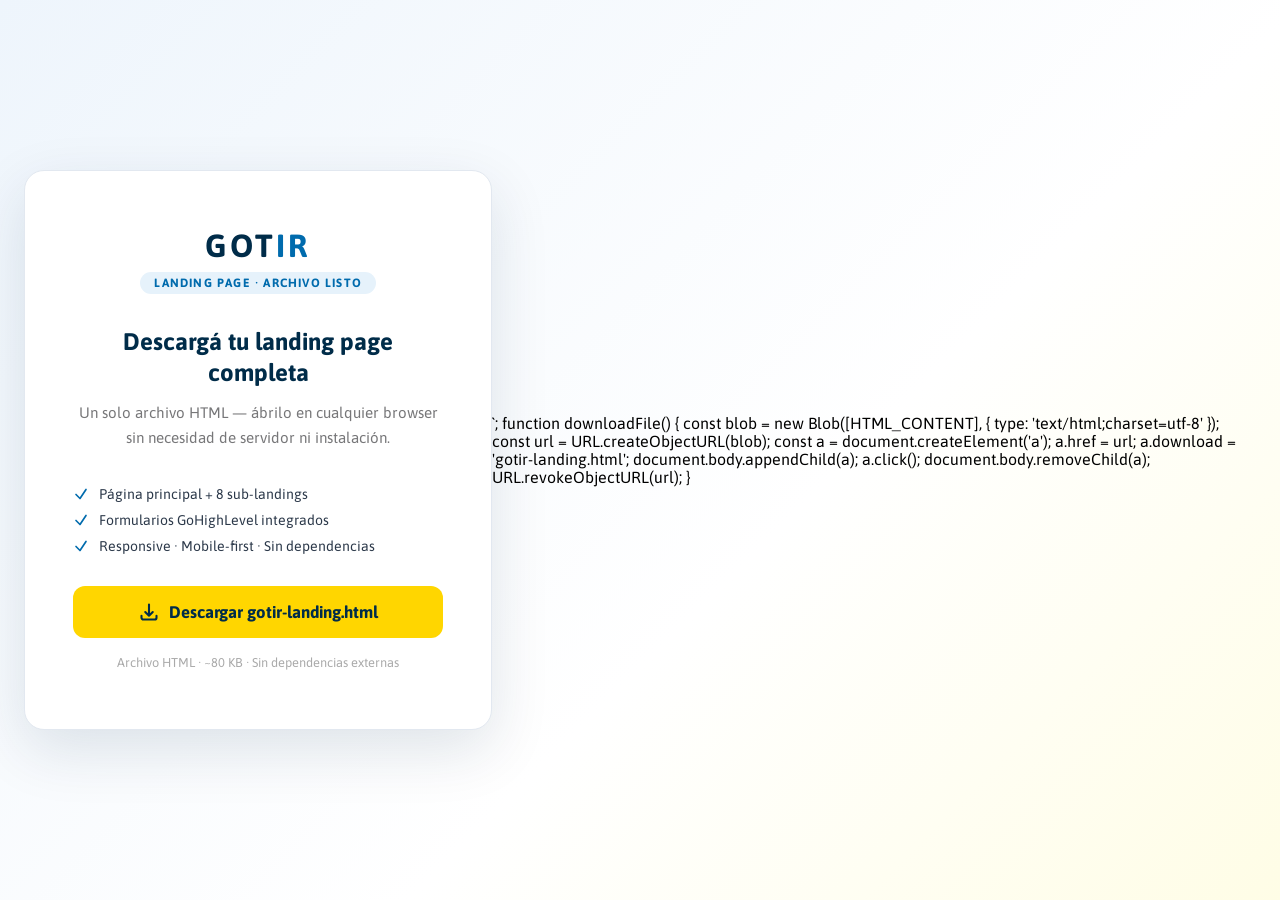
<file: descargar.html>
<!DOCTYPE html>
<html lang="es">
<head>
  <meta charset="UTF-8"/>
  <meta name="viewport" content="width=device-width, initial-scale=1.0"/>
  <title>Descargar GOTIR Landing Page</title>
  <link href="https://fonts.googleapis.com/css2?family=Asap:wght@400;600;700&display=swap" rel="stylesheet"/>
  <style>
    :root {
      --blue: #006bad;
      --navy: #002c49;
      --yellow: #ffd600;
    }
    *, *::before, *::after { box-sizing: border-box; margin: 0; padding: 0; }
    body {
      font-family: 'Asap', sans-serif;
      background: linear-gradient(135deg, #eef5fc 0%, #fff 60%, #fffde6 100%);
      min-height: 100vh;
      display: flex;
      align-items: center;
      justify-content: center;
      padding: 24px;
    }
    .card {
      background: #fff;
      border-radius: 20px;
      padding: 56px 48px;
      text-align: center;
      max-width: 480px;
      width: 100%;
      box-shadow: 0 20px 60px rgba(0,44,73,.12);
      border: 1px solid #e2e8f0;
    }
    .logo {
      font-size: 2rem;
      font-weight: 700;
      letter-spacing: .1em;
      color: var(--navy);
      margin-bottom: 8px;
    }
    .logo span { color: var(--blue); }
    .badge {
      display: inline-block;
      background: #e6f2fb;
      color: var(--blue);
      font-size: .75rem;
      font-weight: 700;
      letter-spacing: .1em;
      text-transform: uppercase;
      padding: 4px 14px;
      border-radius: 100px;
      margin-bottom: 32px;
    }
    h1 {
      font-size: 1.5rem;
      font-weight: 700;
      color: var(--navy);
      margin-bottom: 12px;
      line-height: 1.3;
    }
    p {
      font-size: .95rem;
      color: #777779;
      margin-bottom: 36px;
      line-height: 1.65;
    }
    .btn-download {
      display: inline-flex;
      align-items: center;
      gap: 10px;
      background: var(--yellow);
      color: var(--navy);
      font-family: 'Asap', sans-serif;
      font-weight: 700;
      font-size: 1.05rem;
      padding: 16px 36px;
      border-radius: 12px;
      border: none;
      cursor: pointer;
      transition: all .2s;
      width: 100%;
      justify-content: center;
      margin-bottom: 14px;
    }
    .btn-download:hover {
      background: #e6c200;
      box-shadow: 0 6px 24px rgba(255,214,0,.35);
      transform: translateY(-1px);
    }
    .btn-download svg { width: 20px; height: 20px; flex-shrink: 0; }
    .note {
      font-size: .8rem;
      color: #aaa;
      margin-bottom: 0;
    }
    .check-list {
      list-style: none;
      text-align: left;
      margin: 0 0 32px;
      display: flex;
      flex-direction: column;
      gap: 10px;
    }
    .check-list li {
      display: flex;
      align-items: center;
      gap: 10px;
      font-size: .88rem;
      color: #2c394a;
    }
    .check-list li svg { width: 16px; height: 16px; color: var(--blue); flex-shrink: 0; }
    .divider { border: none; border-top: 1px solid #e2e8f0; margin: 28px 0; }
  </style>
</head>
<body>
  <div class="card">
    <div class="logo">GOT<span>IR</span></div>
    <div class="badge">Landing Page · Archivo listo</div>
    <h1>Descargá tu landing page completa</h1>
    <p>Un solo archivo HTML — ábrilo en cualquier browser sin necesidad de servidor ni instalación.</p>
    <ul class="check-list">
      <li>
        <svg xmlns="http://www.w3.org/2000/svg" fill="none" viewBox="0 0 24 24" stroke-width="2.5" stroke="currentColor"><path stroke-linecap="round" stroke-linejoin="round" d="m4.5 12.75 6 6 9-13.5"/></svg>
        Página principal + 8 sub-landings
      </li>
      <li>
        <svg xmlns="http://www.w3.org/2000/svg" fill="none" viewBox="0 0 24 24" stroke-width="2.5" stroke="currentColor"><path stroke-linecap="round" stroke-linejoin="round" d="m4.5 12.75 6 6 9-13.5"/></svg>
        Formularios GoHighLevel integrados
      </li>
      <li>
        <svg xmlns="http://www.w3.org/2000/svg" fill="none" viewBox="0 0 24 24" stroke-width="2.5" stroke="currentColor"><path stroke-linecap="round" stroke-linejoin="round" d="m4.5 12.75 6 6 9-13.5"/></svg>
        Responsive · Mobile-first · Sin dependencias
      </li>
    </ul>
    <button class="btn-download" onclick="downloadFile()">
      <svg xmlns="http://www.w3.org/2000/svg" fill="none" viewBox="0 0 24 24" stroke-width="2.5" stroke="currentColor"><path stroke-linecap="round" stroke-linejoin="round" d="M3 16.5v2.25A2.25 2.25 0 0 0 5.25 21h13.5A2.25 2.25 0 0 0 21 18.75V16.5M16.5 12 12 16.5m0 0L7.5 12m4.5 4.5V3"/></svg>
      Descargar gotir-landing.html
    </button>
    <p class="note">Archivo HTML · ~80 KB · Sin dependencias externas</p>
  </div>

  <script>
    const HTML_CONTENT = `<!DOCTYPE html>
<html lang="es">
<head>
  <meta charset="UTF-8" />
  <meta name="viewport" content="width=device-width, initial-scale=1.0" />
  <title>GOTIR — Emigra a España legalmente</title>
  <link rel="preconnect" href="https://fonts.googleapis.com" />
  <link rel="preconnect" href="https://fonts.gstatic.com" crossorigin />
  <link href="https://fonts.googleapis.com/css2?family=Asap:wght@400;500;600;700&display=swap" rel="stylesheet" />
  <style>
    /* ── TOKENS ─────────────────────────────────────────── */
    :root {
      --blue:      #006bad;
      --navy:      #002c49;
      --dark:      #2c394a;
      --yellow:    #ffd600;
      --gray-dk:   #232323;
      --gray-md:   #777779;
      --white:     #ffffff;
      --bg:        #f5f8fc;
      --border:    #e2e8f0;
      --radius:    12px;
      --shadow-sm: 0 1px 4px rgba(0,44,73,.06);
      --shadow-md: 0 4px 20px rgba(0,107,173,.12);
      --shadow-lg: 0 12px 40px rgba(0,107,173,.18);
      --transition: 200ms ease;
    }

    /* ── RESET ──────────────────────────────────────────── */
    *, *::before, *::after { box-sizing: border-box; margin: 0; padding: 0; }
    html  { scroll-behavior: smooth; }
    body  {
      font-family: 'Asap', sans-serif;
      font-size: 16px;
      line-height: 1.65;
      color: var(--gray-dk);
      background: var(--white);
      -webkit-font-smoothing: antialiased;
    }
    a    { color: inherit; text-decoration: none; }
    img  { max-width: 100%; display: block; }
    button { font-family: inherit; }

    /* ── LAYOUT UTILS ───────────────────────────────────── */
    .container {
      width: 100%;
      max-width: 1100px;
      margin: 0 auto;
      padding: 0 24px;
    }
    .visually-hidden { position: absolute; width: 1px; height: 1px; overflow: hidden; clip: rect(0,0,0,0); white-space: nowrap; }

    /* ── PAGE ROUTER ────────────────────────────────────── */
    .page          { display: none; }
    .page.is-active{ display: block; }

    /* ════════════════════════════════════════════════════
       BUTTONS
    ════════════════════════════════════════════════════ */
    .btn {
      display: inline-flex;
      align-items: center;
      justify-content: center;
      gap: 8px;
      font-family: 'Asap', sans-serif;
      font-weight: 600;
      font-size: 1rem;
      border: none;
      border-radius: 10px;
      cursor: pointer;
      transition: background var(--transition), box-shadow var(--transition), transform var(--transition);
      white-space: nowrap;
      text-decoration: none;
    }
    .btn:focus-visible { outline: 3px solid var(--yellow); outline-offset: 3px; }

    .btn-primary {
      background: var(--blue);
      color: var(--white);
      padding: 14px 30px;
    }
    .btn-primary:hover {
      background: var(--navy);
      box-shadow: var(--shadow-lg);
      transform: translateY(-1px);
    }

    .btn-outline {
      background: transparent;
      color: var(--blue);
      padding: 13px 30px;
      border: 2px solid var(--blue);
    }
    .btn-outline:hover {
      background: var(--blue);
      color: var(--white);
    }

    .btn-yellow {
      background: var(--yellow);
      color: var(--navy);
      padding: 15px 36px;
      font-size: 1.05rem;
      border-radius: 12px;
    }
    .btn-yellow:hover {
      background: #e6c200;
      box-shadow: 0 6px 24px rgba(255,214,0,.35);
      transform: translateY(-1px);
    }

    .btn-card {
      background: none;
      border: none;
      color: var(--blue);
      font-weight: 600;
      font-size: .9rem;
      padding: 0;
      cursor: pointer;
      display: inline-flex;
      align-items: center;
      gap: 6px;
      transition: gap var(--transition);
      font-family: 'Asap', sans-serif;
    }
    .btn-card:hover { gap: 10px; }
    .btn-card svg  { width: 14px; height: 14px; transition: transform var(--transition); }
    .btn-card:hover svg { transform: translateX(3px); }

    /* ════════════════════════════════════════════════════
       HEADER
    ════════════════════════════════════════════════════ */
    .site-header {
      position: sticky;
      top: 0;
      z-index: 200;
      background: rgba(255,255,255,.96);
      backdrop-filter: blur(10px);
      border-bottom: 1px solid var(--border);
    }
    .header-inner {
      display: flex;
      align-items: center;
      justify-content: space-between;
      height: 68px;
    }
    .logo {
      font-size: 1.55rem;
      font-weight: 700;
      letter-spacing: .1em;
      color: var(--navy);
      cursor: pointer;
      border: none;
      background: none;
      font-family: 'Asap', sans-serif;
    }
    .logo span { color: var(--blue); }
    .header-nav { display: flex; align-items: center; gap: 10px; }
    .header-link {
      display: none;
      font-size: .9rem;
      font-weight: 500;
      color: var(--dark);
      padding: 6px 12px;
      border-radius: 8px;
      transition: color var(--transition), background var(--transition);
      cursor: pointer;
      background: none;
      border: none;
      font-family: 'Asap', sans-serif;
    }
    .header-link:hover { color: var(--blue); background: #e6f2fb; }
    .header-cta {
      font-size: .875rem;
      padding: 10px 20px;
      border-radius: 8px;
    }

    @media (min-width: 768px) {
      .header-link { display: inline-flex; }
    }

    /* ════════════════════════════════════════════════════
       HERO
    ════════════════════════════════════════════════════ */
    .hero {
      background: linear-gradient(150deg, #eef5fc 0%, #ffffff 55%, #fffde6 100%);
      padding: 88px 0 96px;
      text-align: center;
      position: relative;
      overflow: hidden;
    }
    /* subtle decorative blobs */
    .hero::before,
    .hero::after {
      content: '';
      position: absolute;
      border-radius: 50%;
      filter: blur(80px);
      opacity: .35;
      pointer-events: none;
    }
    .hero::before {
      width: 500px; height: 500px;
      background: radial-gradient(circle, #006bad40, transparent 70%);
      top: -120px; left: -120px;
    }
    .hero::after {
      width: 400px; height: 400px;
      background: radial-gradient(circle, #ffd60040, transparent 70%);
      bottom: -80px; right: -80px;
    }

    .hero-inner { position: relative; z-index: 1; }

    /* live badge */
    .hero-badge {
      display: inline-flex;
      align-items: center;
      gap: 8px;
      background: #e6f2fb;
      color: var(--blue);
      font-size: .8rem;
      font-weight: 700;
      letter-spacing: .06em;
      text-transform: uppercase;
      padding: 6px 16px;
      border-radius: 100px;
      margin-bottom: 28px;
    }
    .badge-dot {
      width: 8px; height: 8px;
      background: #22c55e;
      border-radius: 50%;
      animation: blink 2s ease-in-out infinite;
    }
    @keyframes blink {
      0%,100% { opacity: 1; }
      50%      { opacity: .3; }
    }

    .hero h1 {
      font-size: clamp(2rem, 5vw, 3.25rem);
      font-weight: 700;
      color: var(--navy);
      line-height: 1.18;
      max-width: 820px;
      margin: 0 auto 20px;
    }
    .hero h1 em {
      font-style: normal;
      color: var(--blue);
    }

    .hero-subtitle {
      font-size: 1.15rem;
      color: var(--dark);
      max-width: 600px;
      margin: 0 auto 28px;
      line-height: 1.7;
    }

    .hero-warning {
      display: inline-block;
      background: #fffbe6;
      border-left: 4px solid var(--yellow);
      border-radius: 8px;
      padding: 14px 22px;
      font-size: .95rem;
      color: var(--gray-dk);
      max-width: 560px;
      text-align: left;
      margin-bottom: 40px;
    }
    .hero-warning strong { color: var(--navy); }

    .hero-actions {
      display: flex;
      flex-wrap: wrap;
      gap: 14px;
      justify-content: center;
    }

    /* trust strip */
    .hero-trust {
      display: flex;
      flex-wrap: wrap;
      justify-content: center;
      gap: 24px;
      margin-top: 52px;
      padding-top: 40px;
      border-top: 1px solid var(--border);
    }
    .trust-item {
      display: flex;
      align-items: center;
      gap: 8px;
      font-size: .85rem;
      color: var(--gray-md);
      font-weight: 500;
    }
    .trust-item svg { width: 16px; height: 16px; color: var(--blue); flex-shrink: 0; }

    /* ════════════════════════════════════════════════════
       SECTION HELPERS
    ════════════════════════════════════════════════════ */
    .section-eyebrow {
      font-size: .75rem;
      font-weight: 700;
      letter-spacing: .14em;
      text-transform: uppercase;
      color: var(--blue);
      margin-bottom: 10px;
    }
    .section-title {
      font-size: clamp(1.65rem, 3.5vw, 2.4rem);
      font-weight: 700;
      color: var(--navy);
      line-height: 1.22;
    }
    .section-sub {
      font-size: 1.05rem;
      color: var(--gray-md);
      margin-top: 12px;
      max-width: 560px;
      line-height: 1.65;
    }
    .section-head          { margin-bottom: 48px; }
    .section-head.centered { text-align: center; }
    .section-head.centered .section-sub { margin-left: auto; margin-right: auto; }

    /* ════════════════════════════════════════════════════
       FOOTER
    ════════════════════════════════════════════════════ */
    .site-footer {
      background: var(--navy);
      color: rgba(255,255,255,.55);
      text-align: center;
      padding: 32px 24px;
      font-size: .85rem;
    }
    .site-footer strong { color: var(--white); letter-spacing: .08em; }
    .site-footer a { color: rgba(255,255,255,.6); transition: color var(--transition); }
    .site-footer a:hover { color: var(--white); }

    /* ════════════════════════════════════════════════════
       BACK BAR (sub-landings)
    ════════════════════════════════════════════════════ */
    .back-bar {
      background: var(--bg);
      border-bottom: 1px solid var(--border);
      padding: 12px 24px;
    }
    .back-btn {
      display: inline-flex;
      align-items: center;
      gap: 8px;
      color: var(--blue);
      font-weight: 600;
      font-size: .9rem;
      cursor: pointer;
      background: none;
      border: none;
      font-family: 'Asap', sans-serif;
      transition: gap var(--transition);
    }
    .back-btn:hover { gap: 12px; }
    .back-btn svg { width: 15px; height: 15px; }

    /* ════════════════════════════════════════════════════
       RESPONSIVE: mobile-first
    ════════════════════════════════════════════════════ */
    @media (max-width: 480px) {
      .hero { padding: 60px 0 72px; }
      .hero-actions { flex-direction: column; align-items: center; }
      .btn-yellow { width: 100%; max-width: 320px; }
      .btn-primary, .btn-outline { width: 100%; max-width: 320px; }
    }

    @media (min-width: 769px) {
      .hero { padding: 100px 0 110px; }
    }

    /* ════════════════════════════════════════════════════
       SECTION 2 – SEGMENTACIÓN
    ════════════════════════════════════════════════════ */
    .seg-section {
      padding: 88px 0 96px;
      background: var(--bg);
    }

    .seg-intro {
      text-align: center;
      margin-bottom: 52px;
    }
    .seg-intro .section-sub {
      margin: 12px auto 0;
    }

    .seg-grid {
      display: grid;
      grid-template-columns: repeat(auto-fill, minmax(300px, 1fr));
      gap: 20px;
    }

    .seg-card {
      background: var(--white);
      border: 1.5px solid var(--border);
      border-radius: 14px;
      padding: 28px 26px 24px;
      cursor: pointer;
      transition: border-color var(--transition), box-shadow var(--transition), transform var(--transition);
      display: flex;
      flex-direction: column;
      gap: 0;
      text-align: left;
    }
    .seg-card:hover {
      border-color: var(--blue);
      box-shadow: var(--shadow-lg);
      transform: translateY(-3px);
    }
    .seg-card:focus-visible {
      outline: 3px solid var(--yellow);
      outline-offset: 3px;
    }

    .seg-icon {
      width: 46px;
      height: 46px;
      background: #e6f2fb;
      border-radius: 12px;
      display: flex;
      align-items: center;
      justify-content: center;
      margin-bottom: 16px;
      flex-shrink: 0;
    }
    .seg-icon svg {
      width: 22px;
      height: 22px;
      color: var(--blue);
    }

    .seg-card h3 {
      font-size: 1.05rem;
      font-weight: 700;
      color: var(--navy);
      margin-bottom: 8px;
      line-height: 1.3;
    }

    .seg-card p {
      font-size: .9rem;
      color: var(--gray-md);
      line-height: 1.6;
      flex: 1;
      margin-bottom: 20px;
    }

    .seg-card-footer {
      display: flex;
      align-items: center;
      justify-content: space-between;
      padding-top: 16px;
      border-top: 1px solid var(--border);
    }

    .seg-tag {
      font-size: .72rem;
      font-weight: 700;
      letter-spacing: .08em;
      text-transform: uppercase;
      color: var(--blue);
      background: #e6f2fb;
      padding: 3px 10px;
      border-radius: 100px;
    }

    /* CTA mid-section */
    .seg-cta-strip {
      text-align: center;
      margin-top: 52px;
      padding-top: 48px;
      border-top: 1px solid var(--border);
    }
    .seg-cta-strip p {
      font-size: .95rem;
      color: var(--gray-md);
      margin-bottom: 18px;
    }

    /* ════════════════════════════════════════════════════
       SECTION 3 – CLARIDAD (navy dark)
    ════════════════════════════════════════════════════ */
    .clarity-section {
      padding: 88px 0 96px;
      background: var(--navy);
      color: var(--white);
      text-align: center;
    }
    .clarity-section .section-eyebrow { color: var(--yellow); }
    .clarity-section .section-title   { color: var(--white); }
    .clarity-section .section-sub     { color: rgba(255,255,255,.72); margin: 16px auto 0; }

    .clarity-warning {
      max-width: 620px;
      margin: 40px auto 0;
      background: rgba(255,214,0,.12);
      border: 1px solid rgba(255,214,0,.28);
      border-left: 4px solid var(--yellow);
      border-radius: 12px;
      padding: 24px 28px;
      text-align: left;
      font-size: .95rem;
      color: rgba(255,255,255,.82);
      line-height: 1.65;
    }
    .clarity-warning strong { color: var(--yellow); display: block; font-size: 1rem; margin-bottom: 6px; }

    /* ════════════════════════════════════════════════════
       SECTION 4 – CÓMO AYUDAMOS
    ════════════════════════════════════════════════════ */
    .how-section { padding: 88px 0 96px; background: var(--white); }

    .how-grid {
      display: grid;
      grid-template-columns: 1fr 1fr;
      gap: 72px;
      align-items: center;
    }
    @media (max-width: 768px) { .how-grid { grid-template-columns: 1fr; gap: 40px; } }

    .how-list {
      list-style: none;
      display: flex;
      flex-direction: column;
      gap: 18px;
    }
    .how-item {
      display: flex;
      align-items: flex-start;
      gap: 16px;
    }
    .how-check {
      flex-shrink: 0;
      width: 26px; height: 26px;
      background: #e6f2fb;
      border-radius: 50%;
      display: flex;
      align-items: center;
      justify-content: center;
      margin-top: 1px;
    }
    .how-check svg { width: 13px; height: 13px; color: var(--blue); }
    .how-item-text strong { display: block; font-weight: 600; color: var(--navy); font-size: .97rem; }
    .how-item-text span   { font-size: .88rem; color: var(--gray-md); }

    .how-cta-card {
      background: linear-gradient(145deg, var(--navy) 0%, #004a7a 100%);
      border-radius: 18px;
      padding: 44px 36px;
      text-align: center;
      color: var(--white);
      box-shadow: var(--shadow-lg);
    }
    .how-cta-card h3 { font-size: 1.35rem; font-weight: 700; margin-bottom: 12px; }
    .how-cta-card p  { font-size: .95rem; opacity: .78; margin-bottom: 28px; line-height: 1.65; }

    /* ════════════════════════════════════════════════════
       SECTION 5 – AUTORIDAD
    ════════════════════════════════════════════════════ */
    .authority-section { padding: 88px 0 96px; background: var(--bg); text-align: center; }

    .stats-row {
      display: grid;
      grid-template-columns: repeat(3, 1fr);
      gap: 20px;
      margin: 44px 0 52px;
    }
    @media (max-width: 600px) { .stats-row { grid-template-columns: 1fr; } }

    .stat-card {
      background: var(--white);
      border: 1px solid var(--border);
      border-radius: 14px;
      padding: 32px 20px;
    }
    .stat-num  { font-size: 2.6rem; font-weight: 700; color: var(--blue); line-height: 1; margin-bottom: 8px; }
    .stat-lbl  { font-size: .88rem; color: var(--gray-md); }

    .testi-grid {
      display: grid;
      grid-template-columns: repeat(auto-fill, minmax(280px, 1fr));
      gap: 20px;
      text-align: left;
    }
    .testi-card {
      background: var(--white);
      border: 1px solid var(--border);
      border-radius: 14px;
      padding: 24px;
    }
    .testi-stars { display: flex; gap: 3px; margin-bottom: 12px; }
    .testi-stars svg { width: 15px; height: 15px; fill: var(--yellow); color: var(--yellow); }
    .testi-text  { font-size: .9rem; font-style: italic; color: var(--gray-dk); line-height: 1.65; margin-bottom: 18px; }
    .testi-author{ display: flex; align-items: center; gap: 10px; }
    .testi-avatar{
      width: 38px; height: 38px;
      border-radius: 50%;
      background: linear-gradient(135deg, var(--blue), var(--navy));
      display: flex; align-items: center; justify-content: center;
      font-size: .75rem; font-weight: 700; color: var(--white); flex-shrink: 0;
    }
    .testi-name    { font-size: .88rem; font-weight: 600; color: var(--navy); }
    .testi-country { font-size: .8rem; color: var(--gray-md); }

    /* ════════════════════════════════════════════════════
       SECTION 6 – PRE-CUALIFICACIÓN
    ════════════════════════════════════════════════════ */
    .preq-section { padding: 88px 0 96px; background: var(--white); }

    .preq-grid {
      display: grid;
      grid-template-columns: 1fr 1fr;
      gap: 72px;
      align-items: center;
    }
    @media (max-width: 768px) { .preq-grid { grid-template-columns: 1fr; gap: 40px; } }

    .preq-list {
      list-style: none;
      display: flex;
      flex-direction: column;
      gap: 16px;
    }
    .preq-item {
      display: flex;
      align-items: center;
      gap: 14px;
      font-size: 1rem;
      font-weight: 600;
      color: var(--navy);
    }
    .preq-dot {
      width: 30px; height: 30px;
      background: var(--blue);
      border-radius: 50%;
      display: flex; align-items: center; justify-content: center;
      flex-shrink: 0;
    }
    .preq-dot svg { width: 14px; height: 14px; color: var(--white); }

    .preq-highlight {
      background: linear-gradient(135deg, #f0f6ff, #e6f2fb);
      border: 1px solid #c3dcf0;
      border-radius: 16px;
      padding: 36px 32px;
    }
    .preq-highlight h3 { font-size: 1.15rem; font-weight: 700; color: var(--navy); margin-bottom: 16px; }
    .preq-highlight p  { font-size: .92rem; color: var(--dark); line-height: 1.65; margin-bottom: 24px; }

    /* ════════════════════════════════════════════════════
       SECTION 7 – CTA FINAL
    ════════════════════════════════════════════════════ */
    .final-cta {
      padding: 100px 0 108px;
      background: linear-gradient(140deg, var(--navy) 0%, #004a7a 100%);
      text-align: center;
      position: relative;
      overflow: hidden;
    }
    .final-cta::before {
      content: '';
      position: absolute;
      width: 600px; height: 600px;
      border-radius: 50%;
      background: radial-gradient(circle, rgba(255,214,0,.08), transparent 70%);
      top: -200px; right: -150px;
      pointer-events: none;
    }
    .final-cta-inner { position: relative; z-index: 1; }
    .final-cta .section-eyebrow { color: var(--yellow); }
    .final-cta .section-title   { color: var(--white); max-width: 660px; margin: 0 auto; }
    .final-cta-sub {
      font-size: 1.05rem;
      color: rgba(255,255,255,.75);
      max-width: 500px;
      margin: 18px auto 40px;
      line-height: 1.65;
    }
    .final-cta-actions { display: flex; flex-wrap: wrap; gap: 14px; justify-content: center; }
    .btn-white {
      background: var(--white);
      color: var(--navy);
      padding: 14px 30px;
      border-radius: 10px;
      font-weight: 700;
      font-size: 1rem;
      border: none;
      cursor: pointer;
      font-family: 'Asap', sans-serif;
      transition: background var(--transition), box-shadow var(--transition), transform var(--transition);
      display: inline-flex; align-items: center; gap: 8px;
    }
    .btn-white:hover { background: #f0f6ff; box-shadow: 0 6px 24px rgba(0,0,0,.18); transform: translateY(-1px); }
    .btn-outline-white {
      background: transparent;
      color: var(--white);
      padding: 13px 30px;
      border-radius: 10px;
      border: 2px solid rgba(255,255,255,.4);
      font-weight: 600;
      font-size: 1rem;
      cursor: pointer;
      font-family: 'Asap', sans-serif;
      transition: border-color var(--transition), background var(--transition);
      display: inline-flex; align-items: center; gap: 8px;
    }
    .btn-outline-white:hover { border-color: var(--white); background: rgba(255,255,255,.08); }
    @media (max-width: 480px) {
      .final-cta { padding: 72px 0 80px; }
      .final-cta-actions { flex-direction: column; align-items: center; }
      .btn-white, .btn-outline-white { width: 100%; max-width: 320px; justify-content: center; }
    }

    /* ════════════════════════════════════════════════════
       SUB-LANDINGS
    ════════════════════════════════════════════════════ */
    .sub-hero {
      background: linear-gradient(150deg, #eef5fc 0%, #ffffff 100%);
      padding: 72px 0 80px;
      text-align: center;
    }
    .sub-tag {
      display: inline-block;
      background: var(--blue);
      color: var(--white);
      font-size: .72rem;
      font-weight: 700;
      letter-spacing: .1em;
      text-transform: uppercase;
      padding: 5px 14px;
      border-radius: 100px;
      margin-bottom: 20px;
    }
    .sub-hero h1 {
      font-size: clamp(1.9rem, 4vw, 2.9rem);
      font-weight: 700;
      color: var(--navy);
      line-height: 1.18;
      max-width: 700px;
      margin: 0 auto 16px;
    }
    .sub-hero p {
      font-size: 1.1rem;
      color: var(--dark);
      max-width: 560px;
      margin: 0 auto 32px;
      line-height: 1.65;
    }
    @media (max-width: 480px) { .sub-hero { padding: 52px 0 60px; } }

    .sub-section       { padding: 64px 0; }
    .sub-section.alt   { background: var(--bg); }
    .sub-section.dark  { background: var(--navy); }
    .sub-section.dark .section-title { color: var(--white); }
    .sub-section.dark .section-eyebrow { color: var(--yellow); }

    .isfor-grid {
      display: grid;
      grid-template-columns: repeat(auto-fill, minmax(220px, 1fr));
      gap: 14px;
      margin-top: 32px;
    }
    .isfor-item {
      display: flex;
      align-items: center;
      gap: 12px;
      background: var(--white);
      border: 1px solid var(--border);
      border-radius: 10px;
      padding: 15px 18px;
      font-size: .9rem;
      font-weight: 500;
      color: var(--navy);
    }
    .isfor-item svg { flex-shrink: 0; width: 18px; height: 18px; color: var(--blue); }
    @media (max-width: 480px) { .isfor-grid { grid-template-columns: 1fr; } }

    .alert-box {
      background: #fffbe6;
      border: 1px solid #ffe082;
      border-left: 4px solid var(--yellow);
      border-radius: 12px;
      padding: 22px 26px;
      margin-top: 32px;
      font-size: .95rem;
      color: var(--gray-dk);
      line-height: 1.65;
    }
    .alert-box strong { display: block; font-size: 1rem; color: #7a5c00; margin-bottom: 6px; }

    .help-steps {
      display: flex;
      flex-direction: column;
      gap: 14px;
      margin-top: 32px;
    }
    .help-step {
      display: flex;
      align-items: flex-start;
      gap: 16px;
      background: rgba(255,255,255,.07);
      border-radius: 12px;
      padding: 18px 20px;
    }
    .step-num {
      flex-shrink: 0;
      width: 32px; height: 32px;
      background: var(--blue);
      border-radius: 50%;
      display: flex; align-items: center; justify-content: center;
      font-size: .8rem; font-weight: 700; color: var(--white);
    }
    .help-step p { font-size: .93rem; color: rgba(255,255,255,.82); margin-top: 5px; line-height: 1.55; }

    /* form embed */
    .form-section {
      padding: 72px 0 88px;
      background: linear-gradient(140deg, var(--navy) 0%, #004a7a 100%);
      text-align: center;
    }
    .form-section .section-eyebrow { color: var(--yellow); }
    .form-section .section-title   { color: var(--white); margin-bottom: 8px; }
    .form-section p { color: rgba(255,255,255,.72); margin-bottom: 36px; font-size: 1rem; }
    .form-wrapper {
      max-width: 660px;
      margin: 0 auto;
      background: var(--white);
      border-radius: 18px;
      overflow: hidden;
      box-shadow: 0 24px 64px rgba(0,0,0,.28);
    }
    .form-wrapper iframe { width: 100%; border: none; display: block; min-height: 600px; }

    /* ── prefers-reduced-motion ── */
    @media (prefers-reduced-motion: reduce) {
      *, *::before, *::after { animation-duration: .01ms !important; transition-duration: .01ms !important; }
    }

    /* ── responsive cards ── */
    @media (max-width: 640px) {
      .seg-grid { grid-template-columns: 1fr; }
      .seg-section { padding: 64px 0 72px; }
    }
  </style>
</head>
<body>

  <!-- ══════════════════════════════════════════════════
       HEADER
  ══════════════════════════════════════════════════ -->
  <header class="site-header">
    <div class="container">
      <div class="header-inner">
        <button class="logo" onclick="showPage('main')" aria-label="Ir al inicio">
          GOT<span>IR</span>
        </button>
        <nav class="header-nav" aria-label="Navegación principal">
          <button class="header-link" onclick="scrollToId('segmentacion')">¿Cuál es mi opción?</button>
          <button class="header-link" onclick="scrollToId('como-ayudamos')">Cómo funcionamos</button>
          <button class="btn btn-primary header-cta" onclick="scrollToId('cta-final')">
            Asesoría gratuita
          </button>
        </nav>
      </div>
    </div>
  </header>

  <!-- ══════════════════════════════════════════════════
       PÁGINA PRINCIPAL
  ══════════════════════════════════════════════════ -->
  <main id="page-main" class="page is-active" aria-label="Página principal">

    <!-- ── 1. HERO ── -->
    <section class="hero" aria-labelledby="hero-heading">
      <div class="container">
        <div class="hero-inner">

          <div class="hero-badge" role="status">
            <span class="badge-dot" aria-hidden="true"></span>
            Asesorías disponibles ahora
          </div>

          <h1 id="hero-heading">
            Vivir y trabajar en España es posible —<br />
            pero <em>no todas las opciones son para todos</em>
          </h1>

          <p class="hero-subtitle">
            Te ayudamos a identificar el camino correcto según tu perfil
            (trabajo, estudios, inversión o remoto) y te acompañamos en
            todo el proceso legal.
          </p>

          <div class="hero-warning" role="note">
            <strong>Si eliges mal, puedes perder tiempo, dinero o incluso la oportunidad de emigrar.</strong><br />
            Por eso primero analizamos tu caso antes de recomendarte una opción.
          </div>

          <div class="hero-actions">
            <button class="btn btn-yellow" onclick="scrollToId('segmentacion')">
              <!-- arrow-right icon -->
              <svg xmlns="http://www.w3.org/2000/svg" width="18" height="18" fill="none" viewBox="0 0 24 24" stroke="currentColor" stroke-width="2.5" aria-hidden="true"><path stroke-linecap="round" stroke-linejoin="round" d="M13.5 4.5 21 12m0 0-7.5 7.5M21 12H3"/></svg>
              Descubrir mi opción ideal
            </button>
            <button class="btn btn-outline" onclick="scrollToId('cta-final')">
              Hablar con un asesor
            </button>
          </div>

          <!-- trust strip -->
          <div class="hero-trust" aria-label="Garantías">
            <span class="trust-item">
              <svg xmlns="http://www.w3.org/2000/svg" fill="none" viewBox="0 0 24 24" stroke-width="2" stroke="currentColor" aria-hidden="true"><path stroke-linecap="round" stroke-linejoin="round" d="M9 12.75 11.25 15 15 9.75M21 12c0 1.268-.63 2.39-1.593 3.068a3.745 3.745 0 0 1-1.043 3.296 3.745 3.745 0 0 1-3.296 1.043A3.745 3.745 0 0 1 12 21c-1.268 0-2.39-.63-3.068-1.593a3.746 3.746 0 0 1-3.296-1.043 3.745 3.745 0 0 1-1.043-3.296A3.745 3.745 0 0 1 3 12c0-1.268.63-2.39 1.593-3.068a3.745 3.745 0 0 1 1.043-3.296 3.746 3.746 0 0 1 3.296-1.043A3.746 3.746 0 0 1 12 3c1.268 0 2.39.63 3.068 1.593a3.746 3.746 0 0 1 3.296 1.043 3.746 3.746 0 0 1 1.043 3.296A3.745 3.745 0 0 1 21 12Z"/></svg>
              Asesoría 100% gratuita
            </span>
            <span class="trust-item">
              <svg xmlns="http://www.w3.org/2000/svg" fill="none" viewBox="0 0 24 24" stroke-width="2" stroke="currentColor" aria-hidden="true"><path stroke-linecap="round" stroke-linejoin="round" d="M15 19.128a9.38 9.38 0 0 0 2.625.372 9.337 9.337 0 0 0 4.121-.952 4.125 4.125 0 0 0-7.533-2.493M15 19.128v-.003c0-1.113-.285-2.16-.786-3.07M15 19.128v.106A12.318 12.318 0 0 1 8.624 21c-2.331 0-4.512-.645-6.374-1.766l-.001-.109a6.375 6.375 0 0 1 11.964-3.07M12 6.375a3.375 3.375 0 1 1-6.75 0 3.375 3.375 0 0 1 6.75 0Zm8.25 2.25a2.625 2.625 0 1 1-5.25 0 2.625 2.625 0 0 1 5.25 0Z"/></svg>
              +500 personas asesoradas
            </span>
            <span class="trust-item">
              <svg xmlns="http://www.w3.org/2000/svg" fill="none" viewBox="0 0 24 24" stroke-width="2" stroke="currentColor" aria-hidden="true"><path stroke-linecap="round" stroke-linejoin="round" d="M12 21a9.004 9.004 0 0 0 8.716-6.747M12 21a9.004 9.004 0 0 1-8.716-6.747M12 21c2.485 0 4.5-4.03 4.5-9S14.485 3 12 3m0 18c-2.485 0-4.5-4.03-4.5-9S9.515 3 12 3m0 0a8.997 8.997 0 0 1 7.843 4.582M12 3a8.997 8.997 0 0 0-7.843 4.582m15.686 0A11.953 11.953 0 0 1 12 10.5c-2.998 0-5.74-1.1-7.843-2.918m15.686 0A8.959 8.959 0 0 1 21 12c0 .778-.099 1.533-.284 2.253M3 12a8.96 8.96 0 0 0 .216 1.918"/></svg>
              LATAM &amp; USA
            </span>
            <span class="trust-item">
              <svg xmlns="http://www.w3.org/2000/svg" fill="none" viewBox="0 0 24 24" stroke-width="2" stroke="currentColor" aria-hidden="true"><path stroke-linecap="round" stroke-linejoin="round" d="M16.5 10.5V6.75a4.5 4.5 0 1 0-9 0v3.75m-.75 11.25h10.5a2.25 2.25 0 0 0 2.25-2.25v-6.75a2.25 2.25 0 0 0-2.25-2.25H6.75a2.25 2.25 0 0 0-2.25 2.25v6.75a2.25 2.25 0 0 0 2.25 2.25Z"/></svg>
              Proceso 100% legal
            </span>
          </div>

        </div>
      </div>
    </section>

    <!-- ── 2. SEGMENTACIÓN ── -->
    <section id="segmentacion" class="seg-section" aria-labelledby="seg-heading">
      <div class="container">

        <div class="seg-intro">
          <p class="section-eyebrow">Encuentra tu camino</p>
          <h2 class="section-title" id="seg-heading">
            Elige la situación que más se parece a la tuya
          </h2>
          <p class="section-sub">
            No necesitas saber qué visado es. Solo dinos tu situación y te guiamos.
          </p>
        </div>

        <div class="seg-grid" role="list">

          <!-- TARJETA 1 – NÓMADA DIGITAL -->
          <article class="seg-card" role="listitem" tabindex="0"
            onclick="showPage('nomada')"
            onkeydown="if(event.key==='Enter'||event.key===' ')showPage('nomada')"
            aria-label="Ver opciones para trabajar remoto">
            <div class="seg-icon" aria-hidden="true">
              <svg xmlns="http://www.w3.org/2000/svg" fill="none" viewBox="0 0 24 24" stroke-width="1.8" stroke="currentColor"><path stroke-linecap="round" stroke-linejoin="round" d="M9 17.25v1.007a3 3 0 0 1-.879 2.122L7.5 21h9l-.621-.621A3 3 0 0 1 15 18.257V17.25m6-12V15a2.25 2.25 0 0 1-2.25 2.25H5.25A2.25 2.25 0 0 1 3 15V5.25m18 0A2.25 2.25 0 0 0 18.75 3H5.25A2.25 2.25 0 0 0 3 5.25m18 0H3"/></svg>
            </div>
            <h3>Trabajo online o para empresas del exterior</h3>
            <p>Soy freelancer, tengo clientes fuera de España o trabajo remoto y quiero vivir legalmente en España sin depender de una empresa española.</p>
            <div class="seg-card-footer">
              <span class="seg-tag">Nómada digital</span>
              <button class="btn-card" tabindex="-1" aria-hidden="true">
                Ver opciones
                <svg xmlns="http://www.w3.org/2000/svg" fill="none" viewBox="0 0 24 24" stroke-width="2.5" stroke="currentColor"><path stroke-linecap="round" stroke-linejoin="round" d="M13.5 4.5 21 12m0 0-7.5 7.5M21 12H3"/></svg>
              </button>
            </div>
          </article>

          <!-- TARJETA 2 – PROFESIONAL CUALIFICADO -->
          <article class="seg-card" role="listitem" tabindex="0"
            onclick="showPage('pac')"
            onkeydown="if(event.key==='Enter'||event.key===' ')showPage('pac')"
            aria-label="Ver opciones profesionales">
            <div class="seg-icon" aria-hidden="true">
              <svg xmlns="http://www.w3.org/2000/svg" fill="none" viewBox="0 0 24 24" stroke-width="1.8" stroke="currentColor"><path stroke-linecap="round" stroke-linejoin="round" d="M4.26 10.147a60.438 60.438 0 0 0-.491 6.347A48.62 48.62 0 0 1 12 20.904a48.62 48.62 0 0 1 8.232-4.41 60.46 60.46 0 0 0-.491-6.347m-15.482 0a50.636 50.636 0 0 0-2.658-.813A59.906 59.906 0 0 1 12 3.493a59.903 59.903 0 0 1 10.399 5.84c-.896.248-1.783.52-2.658.814m-15.482 0A50.717 50.717 0 0 1 12 13.489a50.702 50.702 0 0 1 3.741-3.342M6.75 15a.75.75 0 1 0 0-1.5.75.75 0 0 0 0 1.5Zm0 0v-3.675A55.378 55.378 0 0 1 12 8.443m-7.007 11.55A5.981 5.981 0 0 0 6.75 15.75v-1.5"/></svg>
            </div>
            <h3>Soy profesional con experiencia o título</h3>
            <p>Tengo estudios universitarios o experiencia relevante y quiero trabajar en España con una empresa.</p>
            <div class="seg-card-footer">
              <span class="seg-tag">PAC</span>
              <button class="btn-card" tabindex="-1" aria-hidden="true">
                Ver opciones
                <svg xmlns="http://www.w3.org/2000/svg" fill="none" viewBox="0 0 24 24" stroke-width="2.5" stroke="currentColor"><path stroke-linecap="round" stroke-linejoin="round" d="M13.5 4.5 21 12m0 0-7.5 7.5M21 12H3"/></svg>
              </button>
            </div>
          </article>

          <!-- TARJETA 3 – NO LUCRATIVO -->
          <article class="seg-card" role="listitem" tabindex="0"
            onclick="showPage('nolucrativo')"
            onkeydown="if(event.key==='Enter'||event.key===' ')showPage('nolucrativo')"
            aria-label="Ver opción sin trabajar">
            <div class="seg-icon" aria-hidden="true">
              <svg xmlns="http://www.w3.org/2000/svg" fill="none" viewBox="0 0 24 24" stroke-width="1.8" stroke="currentColor"><path stroke-linecap="round" stroke-linejoin="round" d="M2.25 18.75a60.07 60.07 0 0 1 15.797 2.101c.727.198 1.453-.342 1.453-1.096V18.75M3.75 4.5v.75A.75.75 0 0 1 3 6h-.75m0 0v-.375c0-.621.504-1.125 1.125-1.125H20.25M2.25 6v9m18-10.5v.75c0 .414.336.75.75.75h.75m-1.5-1.5h.375c.621 0 1.125.504 1.125 1.125v9.75c0 .621-.504 1.125-1.125 1.125h-.375m1.5-1.5H21a.75.75 0 0 0-.75.75v.75m0 0H3.75m0 0h-.375a1.125 1.125 0 0 1-1.125-1.125V15m1.5 1.5v-.75A.75.75 0 0 0 3 15h-.75M15 10.5a3 3 0 1 1-6 0 3 3 0 0 1 6 0Zm3 0h.008v.008H18V10.5Zm-12 0h.008v.008H6V10.5Z"/></svg>
            </div>
            <h3>Tengo ingresos o ahorros suficientes</h3>
            <p>No necesito trabajar en España y quiero residir legalmente de forma tranquila.</p>
            <div class="seg-card-footer">
              <span class="seg-tag">No lucrativo</span>
              <button class="btn-card" tabindex="-1" aria-hidden="true">
                Ver opciones
                <svg xmlns="http://www.w3.org/2000/svg" fill="none" viewBox="0 0 24 24" stroke-width="2.5" stroke="currentColor"><path stroke-linecap="round" stroke-linejoin="round" d="M13.5 4.5 21 12m0 0-7.5 7.5M21 12H3"/></svg>
              </button>
            </div>
          </article>

          <!-- TARJETA 4 – EMPRENDER -->
          <article class="seg-card" role="listitem" tabindex="0"
            onclick="showPage('emprendedor')"
            onkeydown="if(event.key==='Enter'||event.key===' ')showPage('emprendedor')"
            aria-label="Ver opciones para emprender">
            <div class="seg-icon" aria-hidden="true">
              <svg xmlns="http://www.w3.org/2000/svg" fill="none" viewBox="0 0 24 24" stroke-width="1.8" stroke="currentColor"><path stroke-linecap="round" stroke-linejoin="round" d="M3.75 21h16.5M4.5 3h15M5.25 3v18m13.5-18v18M9 6.75h1.5m-1.5 3h1.5m-1.5 3h1.5m3-6H15m-1.5 3H15m-1.5 3H15M9 21v-3.375c0-.621.504-1.125 1.125-1.125h3.75c.621 0 1.125.504 1.125 1.125V21"/></svg>
            </div>
            <h3>Quiero montar un negocio o trasladar mi empresa</h3>
            <p>Tengo una idea o empresa y quiero desarrollarla en España de forma legal.</p>
            <div class="seg-card-footer">
              <span class="seg-tag">Emprendedor</span>
              <button class="btn-card" tabindex="-1" aria-hidden="true">
                Ver opciones
                <svg xmlns="http://www.w3.org/2000/svg" fill="none" viewBox="0 0 24 24" stroke-width="2.5" stroke="currentColor"><path stroke-linecap="round" stroke-linejoin="round" d="M13.5 4.5 21 12m0 0-7.5 7.5M21 12H3"/></svg>
              </button>
            </div>
          </article>

          <!-- TARJETA 5 – ESTUDIAR Y TRABAJAR -->
          <article class="seg-card" role="listitem" tabindex="0"
            onclick="showPage('estudios')"
            onkeydown="if(event.key==='Enter'||event.key===' ')showPage('estudios')"
            aria-label="Ver opción más accesible">
            <div class="seg-icon" aria-hidden="true">
              <svg xmlns="http://www.w3.org/2000/svg" fill="none" viewBox="0 0 24 24" stroke-width="1.8" stroke="currentColor"><path stroke-linecap="round" stroke-linejoin="round" d="M12 6.042A8.967 8.967 0 0 0 6 3.75c-1.052 0-2.062.18-3 .512v14.25A8.987 8.987 0 0 1 6 18c2.305 0 4.408.867 6 2.292m0-14.25a8.966 8.966 0 0 1 6-2.292c1.052 0 2.062.18 3 .512v14.25A8.987 8.987 0 0 0 18 18a8.967 8.967 0 0 0-6 2.292m0-14.25v14.25"/></svg>
            </div>
            <h3>Quiero estudiar y trabajar al mismo tiempo</h3>
            <p>Busco una vía accesible para emigrar y poder trabajar mientras estudio en España.</p>
            <div class="seg-card-footer">
              <span class="seg-tag">Estudios</span>
              <button class="btn-card" tabindex="-1" aria-hidden="true">
                Ver opciones
                <svg xmlns="http://www.w3.org/2000/svg" fill="none" viewBox="0 0 24 24" stroke-width="2.5" stroke="currentColor"><path stroke-linecap="round" stroke-linejoin="round" d="M13.5 4.5 21 12m0 0-7.5 7.5M21 12H3"/></svg>
              </button>
            </div>
          </article>

          <!-- TARJETA 6 – WORK & HOLIDAY -->
          <article class="seg-card" role="listitem" tabindex="0"
            onclick="showPage('workholiday')"
            onkeydown="if(event.key==='Enter'||event.key===' ')showPage('workholiday')"
            aria-label="Ver opciones temporales">
            <div class="seg-icon" aria-hidden="true">
              <svg xmlns="http://www.w3.org/2000/svg" fill="none" viewBox="0 0 24 24" stroke-width="1.8" stroke="currentColor"><path stroke-linecap="round" stroke-linejoin="round" d="M6 12 3.269 3.125A59.769 59.769 0 0 1 21.485 12 59.768 59.768 0 0 1 3.27 20.875L5.999 12Zm0 0h7.5"/></svg>
            </div>
            <h3>Quiero viajar, vivir y trabajar una temporada</h3>
            <p>Tengo menos de cierta edad (según país) y quiero una experiencia en España.</p>
            <div class="seg-card-footer">
              <span class="seg-tag">Work &amp; Holiday</span>
              <button class="btn-card" tabindex="-1" aria-hidden="true">
                Ver opciones
                <svg xmlns="http://www.w3.org/2000/svg" fill="none" viewBox="0 0 24 24" stroke-width="2.5" stroke="currentColor"><path stroke-linecap="round" stroke-linejoin="round" d="M13.5 4.5 21 12m0 0-7.5 7.5M21 12H3"/></svg>
              </button>
            </div>
          </article>

          <!-- TARJETA 7 – YA EN ESPAÑA -->
          <article class="seg-card" role="listitem" tabindex="0"
            onclick="showPage('regularizacion')"
            onkeydown="if(event.key==='Enter'||event.key===' ')showPage('regularizacion')"
            aria-label="Ver cómo regularizarme">
            <div class="seg-icon" aria-hidden="true">
              <svg xmlns="http://www.w3.org/2000/svg" fill="none" viewBox="0 0 24 24" stroke-width="1.8" stroke="currentColor"><path stroke-linecap="round" stroke-linejoin="round" d="M15 10.5a3 3 0 1 1-6 0 3 3 0 0 1 6 0Z"/><path stroke-linecap="round" stroke-linejoin="round" d="M19.5 10.5c0 7.142-7.5 11.25-7.5 11.25S4.5 17.642 4.5 10.5a7.5 7.5 0 1 1 15 0Z"/></svg>
            </div>
            <h3>Ya estoy en España y quiero regularizarme</h3>
            <p>Entré como turista o estoy en proceso y quiero quedarme legalmente.</p>
            <div class="seg-card-footer">
              <span class="seg-tag">Regularización</span>
              <button class="btn-card" tabindex="-1" aria-hidden="true">
                Ver opciones
                <svg xmlns="http://www.w3.org/2000/svg" fill="none" viewBox="0 0 24 24" stroke-width="2.5" stroke="currentColor"><path stroke-linecap="round" stroke-linejoin="round" d="M13.5 4.5 21 12m0 0-7.5 7.5M21 12H3"/></svg>
              </button>
            </div>
          </article>

        </div><!-- /.seg-grid -->

        <!-- CTA mid -->
        <div class="seg-cta-strip">
          <p>¿No sabes cuál es tu situación? Cuéntanos tu caso y te orientamos.</p>
          <button class="btn btn-primary" onclick="scrollToId('cta-final')">
            Hablar con un asesor
          </button>
        </div>

      </div>
    </section><!-- /#segmentacion -->

    <!-- ── 3. CLARIDAD ── -->
    <section class="clarity-section" aria-labelledby="clarity-heading">
      <div class="container">
        <p class="section-eyebrow">Por qué importa la decisión</p>
        <h2 class="section-title" id="clarity-heading">
          Elegir mal tu opción puede costarte meses<br />(o hacer que te rechacen)
        </h2>
        <p class="section-sub">
          Cada tipo de visado o residencia tiene requisitos específicos. Muchas personas pierden tiempo aplicando a opciones que no corresponden a su perfil.
        </p>
        <div class="clarity-warning" role="note">
          <strong>Nosotros analizamos tu situación primero.</strong>
          Te decimos qué camino seguir para que no cometas errores que puedan costarte la oportunidad de emigrar.
        </div>
      </div>
    </section>

    <!-- ── 4. CÓMO AYUDAMOS ── -->
    <section id="como-ayudamos" class="how-section" aria-labelledby="how-heading">
      <div class="container">
        <div class="how-grid">
          <div>
            <p class="section-eyebrow">Nuestro proceso</p>
            <h2 class="section-title" id="how-heading">
              Así es como te ayudamos en todo el proceso
            </h2>
            <ul class="how-list" style="margin-top:36px;">
              <li class="how-item">
                <div class="how-check" aria-hidden="true"><svg xmlns="http://www.w3.org/2000/svg" fill="none" viewBox="0 0 24 24" stroke-width="2.5" stroke="currentColor"><path stroke-linecap="round" stroke-linejoin="round" d="m4.5 12.75 6 6 9-13.5"/></svg></div>
                <div class="how-item-text"><strong>Analizamos tu perfil y situación actual</strong><span>Entendemos de dónde vienes y qué necesitas.</span></div>
              </li>
              <li class="how-item">
                <div class="how-check" aria-hidden="true"><svg xmlns="http://www.w3.org/2000/svg" fill="none" viewBox="0 0 24 24" stroke-width="2.5" stroke="currentColor"><path stroke-linecap="round" stroke-linejoin="round" d="m4.5 12.75 6 6 9-13.5"/></svg></div>
                <div class="how-item-text"><strong>Te indicamos la mejor opción según tu caso</strong><span>Sin rodeos: la opción que realmente aplica para ti.</span></div>
              </li>
              <li class="how-item">
                <div class="how-check" aria-hidden="true"><svg xmlns="http://www.w3.org/2000/svg" fill="none" viewBox="0 0 24 24" stroke-width="2.5" stroke="currentColor"><path stroke-linecap="round" stroke-linejoin="round" d="m4.5 12.75 6 6 9-13.5"/></svg></div>
                <div class="how-item-text"><strong>Te explicamos exactamente qué necesitas</strong><span>Documentos, plazos y pasos en lenguaje claro.</span></div>
              </li>
              <li class="how-item">
                <div class="how-check" aria-hidden="true"><svg xmlns="http://www.w3.org/2000/svg" fill="none" viewBox="0 0 24 24" stroke-width="2.5" stroke="currentColor"><path stroke-linecap="round" stroke-linejoin="round" d="m4.5 12.75 6 6 9-13.5"/></svg></div>
                <div class="how-item-text"><strong>Revisamos tu documentación paso a paso</strong><span>Para que nada llegue incompleto o con errores.</span></div>
              </li>
              <li class="how-item">
                <div class="how-check" aria-hidden="true"><svg xmlns="http://www.w3.org/2000/svg" fill="none" viewBox="0 0 24 24" stroke-width="2.5" stroke="currentColor"><path stroke-linecap="round" stroke-linejoin="round" d="m4.5 12.75 6 6 9-13.5"/></svg></div>
                <div class="how-item-text"><strong>Te acompañamos durante todo el proceso legal</strong><span>Desde la primera consulta hasta obtener tu residencia.</span></div>
              </li>
            </ul>
          </div>
          <div class="how-cta-card">
            <h3>No estás solo en este proceso</h3>
            <p>Te guiamos desde el inicio hasta obtener tu residencia. Miles de personas de LATAM ya lo han logrado con nuestra ayuda.</p>
            <button class="btn btn-yellow" onclick="scrollToId('cta-final')">
              <svg xmlns="http://www.w3.org/2000/svg" width="16" height="16" fill="none" viewBox="0 0 24 24" stroke="currentColor" stroke-width="2.5" aria-hidden="true"><path stroke-linecap="round" stroke-linejoin="round" d="M13.5 4.5 21 12m0 0-7.5 7.5M21 12H3"/></svg>
              Agendar asesoría gratuita
            </button>
          </div>
        </div>
      </div>
    </section>

    <!-- ── 5. AUTORIDAD ── -->
    <section class="authority-section" aria-labelledby="authority-heading">
      <div class="container">
        <p class="section-eyebrow">Resultados reales</p>
        <h2 class="section-title" id="authority-heading">Personas como tú ya lo han conseguido</h2>
        <p class="section-sub" style="margin:12px auto 0;">Hemos ayudado a cientos de personas de Latinoamérica y otros países a vivir legalmente en España. Cada caso es diferente, por eso trabajamos con estrategias personalizadas.</p>

        <div class="stats-row" role="list">
          <div class="stat-card" role="listitem">
            <div class="stat-num">+500</div>
            <div class="stat-lbl">Personas asesoradas</div>
          </div>
          <div class="stat-card" role="listitem">
            <div class="stat-num">+15</div>
            <div class="stat-lbl">Países de origen</div>
          </div>
          <div class="stat-card" role="listitem">
            <div class="stat-num">98%</div>
            <div class="stat-lbl">Satisfacción en asesorías</div>
          </div>
        </div>

        <div class="testi-grid" role="list">
          <article class="testi-card" role="listitem">
            <div class="testi-stars" aria-label="5 estrellas">
              <svg xmlns="http://www.w3.org/2000/svg" viewBox="0 0 24 24" aria-hidden="true"><path d="M12 2l3.09 6.26L22 9.27l-5 4.87 1.18 6.88L12 17.77l-6.18 3.25L7 14.14 2 9.27l6.91-1.01L12 2z"/></svg>
              <svg xmlns="http://www.w3.org/2000/svg" viewBox="0 0 24 24" aria-hidden="true"><path d="M12 2l3.09 6.26L22 9.27l-5 4.87 1.18 6.88L12 17.77l-6.18 3.25L7 14.14 2 9.27l6.91-1.01L12 2z"/></svg>
              <svg xmlns="http://www.w3.org/2000/svg" viewBox="0 0 24 24" aria-hidden="true"><path d="M12 2l3.09 6.26L22 9.27l-5 4.87 1.18 6.88L12 17.77l-6.18 3.25L7 14.14 2 9.27l6.91-1.01L12 2z"/></svg>
              <svg xmlns="http://www.w3.org/2000/svg" viewBox="0 0 24 24" aria-hidden="true"><path d="M12 2l3.09 6.26L22 9.27l-5 4.87 1.18 6.88L12 17.77l-6.18 3.25L7 14.14 2 9.27l6.91-1.01L12 2z"/></svg>
              <svg xmlns="http://www.w3.org/2000/svg" viewBox="0 0 24 24" aria-hidden="true"><path d="M12 2l3.09 6.26L22 9.27l-5 4.87 1.18 6.88L12 17.77l-6.18 3.25L7 14.14 2 9.27l6.91-1.01L12 2z"/></svg>
            </div>
            <p class="testi-text">"Gracias a GOTIR entendí que mi perfil era el de nómada digital. En 4 meses estaba viviendo legalmente en Madrid."</p>
            <div class="testi-author">
              <div class="testi-avatar" aria-hidden="true">KM</div>
              <div><div class="testi-name">Karen M.</div><div class="testi-country">Colombia · Nómada Digital</div></div>
            </div>
          </article>
          <article class="testi-card" role="listitem">
            <div class="testi-stars" aria-label="5 estrellas">
              <svg xmlns="http://www.w3.org/2000/svg" viewBox="0 0 24 24" aria-hidden="true"><path d="M12 2l3.09 6.26L22 9.27l-5 4.87 1.18 6.88L12 17.77l-6.18 3.25L7 14.14 2 9.27l6.91-1.01L12 2z"/></svg>
              <svg xmlns="http://www.w3.org/2000/svg" viewBox="0 0 24 24" aria-hidden="true"><path d="M12 2l3.09 6.26L22 9.27l-5 4.87 1.18 6.88L12 17.77l-6.18 3.25L7 14.14 2 9.27l6.91-1.01L12 2z"/></svg>
              <svg xmlns="http://www.w3.org/2000/svg" viewBox="0 0 24 24" aria-hidden="true"><path d="M12 2l3.09 6.26L22 9.27l-5 4.87 1.18 6.88L12 17.77l-6.18 3.25L7 14.14 2 9.27l6.91-1.01L12 2z"/></svg>
              <svg xmlns="http://www.w3.org/2000/svg" viewBox="0 0 24 24" aria-hidden="true"><path d="M12 2l3.09 6.26L22 9.27l-5 4.87 1.18 6.88L12 17.77l-6.18 3.25L7 14.14 2 9.27l6.91-1.01L12 2z"/></svg>
              <svg xmlns="http://www.w3.org/2000/svg" viewBox="0 0 24 24" aria-hidden="true"><path d="M12 2l3.09 6.26L22 9.27l-5 4.87 1.18 6.88L12 17.77l-6.18 3.25L7 14.14 2 9.27l6.91-1.01L12 2z"/></svg>
            </div>
            <p class="testi-text">"Yo creía que no calificaba para nada. GOTIR me explicó que podía aplicar al visado no lucrativo. Ahora vivo en Barcelona."</p>
            <div class="testi-author">
              <div class="testi-avatar" aria-hidden="true">RL</div>
              <div><div class="testi-name">Rodrigo L.</div><div class="testi-country">Argentina · No Lucrativo</div></div>
            </div>
          </article>
          <article class="testi-card" role="listitem">
            <div class="testi-stars" aria-label="5 estrellas">
              <svg xmlns="http://www.w3.org/2000/svg" viewBox="0 0 24 24" aria-hidden="true"><path d="M12 2l3.09 6.26L22 9.27l-5 4.87 1.18 6.88L12 17.77l-6.18 3.25L7 14.14 2 9.27l6.91-1.01L12 2z"/></svg>
              <svg xmlns="http://www.w3.org/2000/svg" viewBox="0 0 24 24" aria-hidden="true"><path d="M12 2l3.09 6.26L22 9.27l-5 4.87 1.18 6.88L12 17.77l-6.18 3.25L7 14.14 2 9.27l6.91-1.01L12 2z"/></svg>
              <svg xmlns="http://www.w3.org/2000/svg" viewBox="0 0 24 24" aria-hidden="true"><path d="M12 2l3.09 6.26L22 9.27l-5 4.87 1.18 6.88L12 17.77l-6.18 3.25L7 14.14 2 9.27l6.91-1.01L12 2z"/></svg>
              <svg xmlns="http://www.w3.org/2000/svg" viewBox="0 0 24 24" aria-hidden="true"><path d="M12 2l3.09 6.26L22 9.27l-5 4.87 1.18 6.88L12 17.77l-6.18 3.25L7 14.14 2 9.27l6.91-1.01L12 2z"/></svg>
              <svg xmlns="http://www.w3.org/2000/svg" viewBox="0 0 24 24" aria-hidden="true"><path d="M12 2l3.09 6.26L22 9.27l-5 4.87 1.18 6.88L12 17.77l-6.18 3.25L7 14.14 2 9.27l6.91-1.01L12 2z"/></svg>
            </div>
            <p class="testi-text">"El proceso me parecía imposible. Con GOTIR lo entendí todo en una sola llamada y me acompañaron hasta el final."</p>
            <div class="testi-author">
              <div class="testi-avatar" aria-hidden="true">VP</div>
              <div><div class="testi-name">Valeria P.</div><div class="testi-country">México · Visado de Estudios</div></div>
            </div>
          </article>
        </div>
      </div>
    </section>

    <!-- ── 6. PRE-CUALIFICACIÓN ── -->
    <section class="preq-section" aria-labelledby="preq-heading">
      <div class="container">
        <div class="preq-grid">
          <div>
            <p class="section-eyebrow">Antes de avanzar</p>
            <h2 class="section-title" id="preq-heading">Necesitamos entender tu caso primero</h2>
            <p class="section-sub" style="margin-top:14px;">En la asesoría analizamos tu situación para decirte con claridad:</p>
            <ul class="preq-list" style="margin-top:28px;">
              <li class="preq-item">
                <div class="preq-dot" aria-hidden="true"><svg xmlns="http://www.w3.org/2000/svg" fill="none" viewBox="0 0 24 24" stroke-width="2.5" stroke="currentColor"><path stroke-linecap="round" stroke-linejoin="round" d="m4.5 12.75 6 6 9-13.5"/></svg></div>
                Si puedes aplicar
              </li>
              <li class="preq-item">
                <div class="preq-dot" aria-hidden="true"><svg xmlns="http://www.w3.org/2000/svg" fill="none" viewBox="0 0 24 24" stroke-width="2.5" stroke="currentColor"><path stroke-linecap="round" stroke-linejoin="round" d="m4.5 12.75 6 6 9-13.5"/></svg></div>
                Qué opción es mejor para ti
              </li>
              <li class="preq-item">
                <div class="preq-dot" aria-hidden="true"><svg xmlns="http://www.w3.org/2000/svg" fill="none" viewBox="0 0 24 24" stroke-width="2.5" stroke="currentColor"><path stroke-linecap="round" stroke-linejoin="round" d="m4.5 12.75 6 6 9-13.5"/></svg></div>
                Qué pasos debes seguir
              </li>
            </ul>
          </div>
          <div class="preq-highlight">
            <h3>La asesoría es completamente gratuita</h3>
            <p>Sin compromisos. Sin letra pequeña. Una llamada donde analizamos tu caso y te damos claridad sobre el camino que debes tomar.</p>
            <button class="btn btn-primary" style="width:100%;justify-content:center;" onclick="scrollToId('cta-final')">
              <svg xmlns="http://www.w3.org/2000/svg" width="16" height="16" fill="none" viewBox="0 0 24 24" stroke="currentColor" stroke-width="2.5" aria-hidden="true"><path stroke-linecap="round" stroke-linejoin="round" d="M13.5 4.5 21 12m0 0-7.5 7.5M21 12H3"/></svg>
              Agendar mi asesoría gratuita
            </button>
          </div>
        </div>
      </div>
    </section>

    <!-- ── 7. CTA FINAL ── -->
    <section id="cta-final" class="final-cta" aria-labelledby="finalcta-heading">
      <div class="container">
        <div class="final-cta-inner">
          <p class="section-eyebrow">El primer paso es tuyo</p>
          <h2 class="section-title" id="finalcta-heading">
            Descubre cuál es la mejor opción para ti
          </h2>
          <p class="final-cta-sub">
            Agenda una asesoría personalizada y te diremos exactamente qué camino es el adecuado según tu perfil.
          </p>
          <div class="final-cta-actions">
            <button class="btn-white" onclick="scrollToId('segmentacion')">
              <svg xmlns="http://www.w3.org/2000/svg" width="16" height="16" fill="none" viewBox="0 0 24 24" stroke="currentColor" stroke-width="2.5" aria-hidden="true"><path stroke-linecap="round" stroke-linejoin="round" d="M13.5 4.5 21 12m0 0-7.5 7.5M21 12H3"/></svg>
              Descubrir mi opción ideal
            </button>
            <button class="btn-outline-white" onclick="showPage('pac')">
              Hablar con un asesor
            </button>
          </div>
        </div>
      </div>
    </section>

  </main><!-- /#page-main -->

  <!-- ══════════════════════════════════════════════════
       SUB-LANDINGS (ocultas, se revelan con JS)
  ══════════════════════════════════════════════════ -->
  <!-- ══════════════════════════════════════════════════
       SUB-LANDING 1 – NÓMADA DIGITAL
  ══════════════════════════════════════════════════ -->
  <div id="page-nomada" class="page" aria-label="Nómada digital">

    <div class="back-bar">
      <button class="back-btn" onclick="showPage('main')" aria-label="Volver al inicio">
        <svg xmlns="http://www.w3.org/2000/svg" fill="none" viewBox="0 0 24 24" stroke-width="2.5" stroke="currentColor" aria-hidden="true"><path stroke-linecap="round" stroke-linejoin="round" d="M10.5 19.5 3 12m0 0 7.5-7.5M3 12h18"/></svg>
        Volver al inicio
      </button>
    </div>

    <!-- Hero -->
    <section class="sub-hero">
      <div class="container">
        <span class="sub-tag">Nómada Digital</span>
        <h1>Vive en España trabajando de forma remota</h1>
        <p>Si ya generas ingresos online o trabajas para el exterior, puedes residir legalmente en España sin depender de una empresa local.</p>
        <button class="btn btn-yellow" onclick="document.getElementById('form-nomada').scrollIntoView({behavior:'smooth'})">
          <svg xmlns="http://www.w3.org/2000/svg" width="16" height="16" fill="none" viewBox="0 0 24 24" stroke="currentColor" stroke-width="2.5" aria-hidden="true"><path stroke-linecap="round" stroke-linejoin="round" d="M13.5 4.5 21 12m0 0-7.5 7.5M21 12H3"/></svg>
          Agendar asesoría gratuita
        </button>
      </div>
    </section>

    <!-- ¿Es para ti? -->
    <section class="sub-section alt" aria-labelledby="nomada-isfor">
      <div class="container">
        <p class="section-eyebrow">¿Es para ti?</p>
        <h2 class="section-title" id="nomada-isfor">Esta opción puede ser la tuya si…</h2>
        <div class="isfor-grid" role="list">
          <div class="isfor-item" role="listitem">
            <svg xmlns="http://www.w3.org/2000/svg" fill="none" viewBox="0 0 24 24" stroke-width="2" stroke="currentColor" aria-hidden="true"><path stroke-linecap="round" stroke-linejoin="round" d="m4.5 12.75 6 6 9-13.5"/></svg>
            Trabajas remoto o eres freelancer
          </div>
          <div class="isfor-item" role="listitem">
            <svg xmlns="http://www.w3.org/2000/svg" fill="none" viewBox="0 0 24 24" stroke-width="2" stroke="currentColor" aria-hidden="true"><path stroke-linecap="round" stroke-linejoin="round" d="m4.5 12.75 6 6 9-13.5"/></svg>
            Tienes clientes fuera de España
          </div>
          <div class="isfor-item" role="listitem">
            <svg xmlns="http://www.w3.org/2000/svg" fill="none" viewBox="0 0 24 24" stroke-width="2" stroke="currentColor" aria-hidden="true"><path stroke-linecap="round" stroke-linejoin="round" d="m4.5 12.75 6 6 9-13.5"/></svg>
            Generas ingresos estables
          </div>
          <div class="isfor-item" role="listitem">
            <svg xmlns="http://www.w3.org/2000/svg" fill="none" viewBox="0 0 24 24" stroke-width="2" stroke="currentColor" aria-hidden="true"><path stroke-linecap="round" stroke-linejoin="round" d="m4.5 12.75 6 6 9-13.5"/></svg>
            Puedes demostrar tu actividad
          </div>
        </div>
        <div class="alert-box" role="note">
          <strong>Importante: no todos los trabajos remotos aplican.</strong>
          Hay requisitos específicos que deben cumplirse para que aprueben tu solicitud. Por eso primero analizamos tu caso.
        </div>
      </div>
    </section>

    <!-- Cómo ayudamos -->
    <section class="sub-section dark" aria-labelledby="nomada-how">
      <div class="container">
        <p class="section-eyebrow">Nuestro acompañamiento</p>
        <h2 class="section-title" id="nomada-how">Cómo te ayudamos</h2>
        <div class="help-steps">
          <div class="help-step">
            <div class="step-num" aria-hidden="true">1</div>
            <p>Analizamos si cumples los requisitos mínimos para esta vía.</p>
          </div>
          <div class="help-step">
            <div class="step-num" aria-hidden="true">2</div>
            <p>Te indicamos cómo presentar tu actividad y demostrar tus ingresos correctamente.</p>
          </div>
          <div class="help-step">
            <div class="step-num" aria-hidden="true">3</div>
            <p>Te guiamos paso a paso para que no cometas errores que generen rechazos.</p>
          </div>
        </div>
      </div>
    </section>

    <!-- Formulario -->
    <section id="form-nomada" class="form-section" aria-labelledby="nomada-form-title">
      <div class="container">
        <p class="section-eyebrow">Primer paso</p>
        <h2 class="section-title" id="nomada-form-title">Agenda tu asesoría gratuita</h2>
        <p>Descubre si puedes aplicar a la visa de nómada digital. Sin costo, sin compromiso.</p>
        <div class="form-wrapper">
          <iframe
            src="https://link.apisystem.tech/widget/form/55wG5sKZYkvxxAOqcJSZ"
            title="Formulario asesoría nómada digital"
            loading="lazy"
            allow="payment"
          ></iframe>
        </div>
      </div>
    </section>

  </div><!-- /#page-nomada -->
  <!-- ══════════════════════════════════════════════════
       SUB-LANDING 2 – PROFESIONAL ALTAMENTE CUALIFICADO
  ══════════════════════════════════════════════════ -->
  <div id="page-pac" class="page" aria-label="Profesional altamente cualificado">

    <div class="back-bar">
      <button class="back-btn" onclick="showPage('main')" aria-label="Volver al inicio">
        <svg xmlns="http://www.w3.org/2000/svg" fill="none" viewBox="0 0 24 24" stroke-width="2.5" stroke="currentColor" aria-hidden="true"><path stroke-linecap="round" stroke-linejoin="round" d="M10.5 19.5 3 12m0 0 7.5-7.5M3 12h18"/></svg>
        Volver al inicio
      </button>
    </div>

    <!-- Hero -->
    <section class="sub-hero">
      <div class="container">
        <span class="sub-tag">Profesional Cualificado</span>
        <h1>Trabaja en España como profesional cualificado</h1>
        <p>Si tienes formación o experiencia relevante, puedes acceder a oportunidades laborales en España con un visado especializado.</p>
        <button class="btn btn-yellow" onclick="document.getElementById('form-pac').scrollIntoView({behavior:'smooth'})">
          <svg xmlns="http://www.w3.org/2000/svg" width="16" height="16" fill="none" viewBox="0 0 24 24" stroke="currentColor" stroke-width="2.5" aria-hidden="true"><path stroke-linecap="round" stroke-linejoin="round" d="M13.5 4.5 21 12m0 0-7.5 7.5M21 12H3"/></svg>
          Agendar asesoría gratuita
        </button>
      </div>
    </section>

    <!-- ¿Es para ti? -->
    <section class="sub-section alt" aria-labelledby="pac-isfor">
      <div class="container">
        <p class="section-eyebrow">¿Es para ti?</p>
        <h2 class="section-title" id="pac-isfor">Esta opción puede ser la tuya si…</h2>
        <div class="isfor-grid" role="list">
          <div class="isfor-item" role="listitem">
            <svg xmlns="http://www.w3.org/2000/svg" fill="none" viewBox="0 0 24 24" stroke-width="2" stroke="currentColor" aria-hidden="true"><path stroke-linecap="round" stroke-linejoin="round" d="m4.5 12.75 6 6 9-13.5"/></svg>
            Tienes título universitario o experiencia sólida
          </div>
          <div class="isfor-item" role="listitem">
            <svg xmlns="http://www.w3.org/2000/svg" fill="none" viewBox="0 0 24 24" stroke-width="2" stroke="currentColor" aria-hidden="true"><path stroke-linecap="round" stroke-linejoin="round" d="m4.5 12.75 6 6 9-13.5"/></svg>
            Buscas trabajar en España con una empresa
          </div>
          <div class="isfor-item" role="listitem">
            <svg xmlns="http://www.w3.org/2000/svg" fill="none" viewBox="0 0 24 24" stroke-width="2" stroke="currentColor" aria-hidden="true"><path stroke-linecap="round" stroke-linejoin="round" d="m4.5 12.75 6 6 9-13.5"/></svg>
            Puedes acceder a ofertas cualificadas
          </div>
        </div>
        <div class="alert-box" role="note">
          <strong>Importante: este visado requiere condiciones específicas de contratación.</strong>
          No todos los perfiles aplican directamente. Primero evaluamos tu caso para no hacerte perder tiempo.
        </div>
      </div>
    </section>

    <!-- Cómo ayudamos -->
    <section class="sub-section dark" aria-labelledby="pac-how">
      <div class="container">
        <p class="section-eyebrow">Nuestro acompañamiento</p>
        <h2 class="section-title" id="pac-how">Cómo te ayudamos</h2>
        <div class="help-steps">
          <div class="help-step">
            <div class="step-num" aria-hidden="true">1</div>
            <p>Evaluamos tu perfil profesional y formación para determinar si calificas.</p>
          </div>
          <div class="help-step">
            <div class="step-num" aria-hidden="true">2</div>
            <p>Te orientamos sobre la viabilidad real según tu sector y experiencia.</p>
          </div>
          <div class="help-step">
            <div class="step-num" aria-hidden="true">3</div>
            <p>Te explicamos cómo estructurar el proceso y qué documentación necesitas.</p>
          </div>
        </div>
      </div>
    </section>

    <!-- Formulario -->
    <section id="form-pac" class="form-section" aria-labelledby="pac-form-title">
      <div class="container">
        <p class="section-eyebrow">Primer paso</p>
        <h2 class="section-title" id="pac-form-title">Descubre si puedes aplicar</h2>
        <p>Asesoría gratuita para evaluar tu perfil profesional y orientarte sobre el camino correcto.</p>
        <div class="form-wrapper">
          <iframe
            src="https://link.apisystem.tech/widget/form/55wG5sKZYkvxxAOqcJSZ"
            title="Formulario asesoría profesional cualificado"
            loading="lazy"
            allow="payment"
          ></iframe>
        </div>
      </div>
    </section>

  </div><!-- /#page-pac -->
  <!-- ══════════════════════════════════════════════════
       SUB-LANDING 3 – VISADO NO LUCRATIVO
  ══════════════════════════════════════════════════ -->
  <div id="page-nolucrativo" class="page" aria-label="Visado no lucrativo">

    <div class="back-bar">
      <button class="back-btn" onclick="showPage('main')" aria-label="Volver al inicio">
        <svg xmlns="http://www.w3.org/2000/svg" fill="none" viewBox="0 0 24 24" stroke-width="2.5" stroke="currentColor" aria-hidden="true"><path stroke-linecap="round" stroke-linejoin="round" d="M10.5 19.5 3 12m0 0 7.5-7.5M3 12h18"/></svg>
        Volver al inicio
      </button>
    </div>

    <!-- Hero -->
    <section class="sub-hero">
      <div class="container">
        <span class="sub-tag">No Lucrativo</span>
        <h1>Vive en España sin necesidad de trabajar</h1>
        <p>Si tienes ingresos o ahorros suficientes, puedes residir legalmente en España sin actividad laboral.</p>
        <button class="btn btn-yellow" onclick="document.getElementById('form-nolucrativo').scrollIntoView({behavior:'smooth'})">
          <svg xmlns="http://www.w3.org/2000/svg" width="16" height="16" fill="none" viewBox="0 0 24 24" stroke="currentColor" stroke-width="2.5" aria-hidden="true"><path stroke-linecap="round" stroke-linejoin="round" d="M13.5 4.5 21 12m0 0-7.5 7.5M21 12H3"/></svg>
          Agendar asesoría gratuita
        </button>
      </div>
    </section>

    <!-- ¿Es para ti? -->
    <section class="sub-section alt" aria-labelledby="nolucrativo-isfor">
      <div class="container">
        <p class="section-eyebrow">¿Es para ti?</p>
        <h2 class="section-title" id="nolucrativo-isfor">Esta opción puede ser la tuya si…</h2>
        <div class="isfor-grid" role="list">
          <div class="isfor-item" role="listitem">
            <svg xmlns="http://www.w3.org/2000/svg" fill="none" viewBox="0 0 24 24" stroke-width="2" stroke="currentColor" aria-hidden="true"><path stroke-linecap="round" stroke-linejoin="round" d="m4.5 12.75 6 6 9-13.5"/></svg>
            Tienes ahorros o ingresos pasivos
          </div>
          <div class="isfor-item" role="listitem">
            <svg xmlns="http://www.w3.org/2000/svg" fill="none" viewBox="0 0 24 24" stroke-width="2" stroke="currentColor" aria-hidden="true"><path stroke-linecap="round" stroke-linejoin="round" d="m4.5 12.75 6 6 9-13.5"/></svg>
            No necesitas trabajar en España
          </div>
          <div class="isfor-item" role="listitem">
            <svg xmlns="http://www.w3.org/2000/svg" fill="none" viewBox="0 0 24 24" stroke-width="2" stroke="currentColor" aria-hidden="true"><path stroke-linecap="round" stroke-linejoin="round" d="m4.5 12.75 6 6 9-13.5"/></svg>
            Buscas estabilidad y residencia legal
          </div>
        </div>
        <div class="alert-box" role="note">
          <strong>Importante: debes demostrar solvencia económica suficiente.</strong>
          No es solo "tener dinero". Hay formas correctas de acreditarlo ante las autoridades españolas y te explicamos exactamente cómo.
        </div>
      </div>
    </section>

    <!-- Cómo ayudamos -->
    <section class="sub-section dark" aria-labelledby="nolucrativo-how">
      <div class="container">
        <p class="section-eyebrow">Nuestro acompañamiento</p>
        <h2 class="section-title" id="nolucrativo-how">Cómo te ayudamos</h2>
        <div class="help-steps">
          <div class="help-step">
            <div class="step-num" aria-hidden="true">1</div>
            <p>Analizamos tu situación económica y si cumples el umbral requerido.</p>
          </div>
          <div class="help-step">
            <div class="step-num" aria-hidden="true">2</div>
            <p>Te explicamos cómo demostrar fondos de forma correcta para que sea válido.</p>
          </div>
          <div class="help-step">
            <div class="step-num" aria-hidden="true">3</div>
            <p>Evitamos los errores más comunes que hacen que rechacen la solicitud.</p>
          </div>
        </div>
      </div>
    </section>

    <!-- Formulario -->
    <section id="form-nolucrativo" class="form-section" aria-labelledby="nolucrativo-form-title">
      <div class="container">
        <p class="section-eyebrow">Primer paso</p>
        <h2 class="section-title" id="nolucrativo-form-title">Agenda tu asesoría gratuita</h2>
        <p>Evalúa tu caso con un asesor y descubre si tu situación económica califica para esta vía.</p>
        <div class="form-wrapper">
          <iframe
            src="https://link.apisystem.tech/widget/form/55wG5sKZYkvxxAOqcJSZ"
            title="Formulario asesoría visado no lucrativo"
            loading="lazy"
            allow="payment"
          ></iframe>
        </div>
      </div>
    </section>

  </div><!-- /#page-nolucrativo -->
  <!-- ══════════════════════════════════════════════════
       SUB-LANDING 4 – VISADO EMPRENDEDOR
  ══════════════════════════════════════════════════ -->
  <div id="page-emprendedor" class="page" aria-label="Visado emprendedor">

    <div class="back-bar">
      <button class="back-btn" onclick="showPage('main')" aria-label="Volver al inicio">
        <svg xmlns="http://www.w3.org/2000/svg" fill="none" viewBox="0 0 24 24" stroke-width="2.5" stroke="currentColor" aria-hidden="true"><path stroke-linecap="round" stroke-linejoin="round" d="M10.5 19.5 3 12m0 0 7.5-7.5M3 12h18"/></svg>
        Volver al inicio
      </button>
    </div>

    <!-- Hero -->
    <section class="sub-hero">
      <div class="container">
        <span class="sub-tag">Emprendedor</span>
        <h1>Crea o traslada tu negocio a España</h1>
        <p>Si quieres emprender o expandir tu empresa, puedes hacerlo de forma legal en España con el visado adecuado.</p>
        <button class="btn btn-yellow" onclick="document.getElementById('form-emprendedor').scrollIntoView({behavior:'smooth'})">
          <svg xmlns="http://www.w3.org/2000/svg" width="16" height="16" fill="none" viewBox="0 0 24 24" stroke="currentColor" stroke-width="2.5" aria-hidden="true"><path stroke-linecap="round" stroke-linejoin="round" d="M13.5 4.5 21 12m0 0-7.5 7.5M21 12H3"/></svg>
          Agendar asesoría gratuita
        </button>
      </div>
    </section>

    <!-- ¿Es para ti? -->
    <section class="sub-section alt" aria-labelledby="emprendedor-isfor">
      <div class="container">
        <p class="section-eyebrow">¿Es para ti?</p>
        <h2 class="section-title" id="emprendedor-isfor">Esta opción puede ser la tuya si…</h2>
        <div class="isfor-grid" role="list">
          <div class="isfor-item" role="listitem">
            <svg xmlns="http://www.w3.org/2000/svg" fill="none" viewBox="0 0 24 24" stroke-width="2" stroke="currentColor" aria-hidden="true"><path stroke-linecap="round" stroke-linejoin="round" d="m4.5 12.75 6 6 9-13.5"/></svg>
            Tienes una idea de negocio
          </div>
          <div class="isfor-item" role="listitem">
            <svg xmlns="http://www.w3.org/2000/svg" fill="none" viewBox="0 0 24 24" stroke-width="2" stroke="currentColor" aria-hidden="true"><path stroke-linecap="round" stroke-linejoin="round" d="m4.5 12.75 6 6 9-13.5"/></svg>
            Ya tienes una empresa en operación
          </div>
          <div class="isfor-item" role="listitem">
            <svg xmlns="http://www.w3.org/2000/svg" fill="none" viewBox="0 0 24 24" stroke-width="2" stroke="currentColor" aria-hidden="true"><path stroke-linecap="round" stroke-linejoin="round" d="m4.5 12.75 6 6 9-13.5"/></svg>
            Quieres operar legalmente en España
          </div>
        </div>
        <div class="alert-box" role="note">
          <strong>Importante: no cualquier negocio aplica.</strong>
          El proyecto debe cumplir ciertos criterios de viabilidad e interés para España. Evaluamos tu idea antes de recomendarte esta vía.
        </div>
      </div>
    </section>

    <!-- Cómo ayudamos -->
    <section class="sub-section dark" aria-labelledby="emprendedor-how">
      <div class="container">
        <p class="section-eyebrow">Nuestro acompañamiento</p>
        <h2 class="section-title" id="emprendedor-how">Cómo te ayudamos</h2>
        <div class="help-steps">
          <div class="help-step">
            <div class="step-num" aria-hidden="true">1</div>
            <p>Evaluamos tu proyecto o empresa para ver si cumple los criterios requeridos.</p>
          </div>
          <div class="help-step">
            <div class="step-num" aria-hidden="true">2</div>
            <p>Te orientamos sobre la viabilidad real y qué ajustes podrían fortalecer tu solicitud.</p>
          </div>
          <div class="help-step">
            <div class="step-num" aria-hidden="true">3</div>
            <p>Te guiamos en todo el proceso legal hasta obtener tu autorización.</p>
          </div>
        </div>
      </div>
    </section>

    <!-- Formulario -->
    <section id="form-emprendedor" class="form-section" aria-labelledby="emprendedor-form-title">
      <div class="container">
        <p class="section-eyebrow">Primer paso</p>
        <h2 class="section-title" id="emprendedor-form-title">Agenda tu asesoría gratuita</h2>
        <p>Analiza tu proyecto con un asesor y descubre si tu negocio puede abrirte las puertas a España.</p>
        <div class="form-wrapper">
          <iframe
            src="https://link.apisystem.tech/widget/form/55wG5sKZYkvxxAOqcJSZ"
            title="Formulario asesoría visado emprendedor"
            loading="lazy"
            allow="payment"
          ></iframe>
        </div>
      </div>
    </section>

  </div><!-- /#page-emprendedor -->
  <!-- ══════════════════════════════════════════════════
       SUB-LANDING 5 – ESTUDIOS (VISADO + ESTANCIA)
  ══════════════════════════════════════════════════ -->
  <div id="page-estudios" class="page" aria-label="Visado de estudios">

    <div class="back-bar">
      <button class="back-btn" onclick="showPage('main')" aria-label="Volver al inicio">
        <svg xmlns="http://www.w3.org/2000/svg" fill="none" viewBox="0 0 24 24" stroke-width="2.5" stroke="currentColor" aria-hidden="true"><path stroke-linecap="round" stroke-linejoin="round" d="M10.5 19.5 3 12m0 0 7.5-7.5M3 12h18"/></svg>
        Volver al inicio
      </button>
    </div>

    <!-- Hero -->
    <section class="sub-hero">
      <div class="container">
        <span class="sub-tag">Estudios</span>
        <h1>Estudia en España y trabaja legalmente</h1>
        <p>Una de las formas más accesibles de vivir en España, con posibilidad de trabajar mientras estudias.</p>
        <button class="btn btn-yellow" onclick="document.getElementById('form-estudios').scrollIntoView({behavior:'smooth'})">
          <svg xmlns="http://www.w3.org/2000/svg" width="16" height="16" fill="none" viewBox="0 0 24 24" stroke="currentColor" stroke-width="2.5" aria-hidden="true"><path stroke-linecap="round" stroke-linejoin="round" d="M13.5 4.5 21 12m0 0-7.5 7.5M21 12H3"/></svg>
          Agendar asesoría gratuita
        </button>
      </div>
    </section>

    <!-- ¿Es para ti? -->
    <section class="sub-section alt" aria-labelledby="estudios-isfor">
      <div class="container">
        <p class="section-eyebrow">¿Es para ti?</p>
        <h2 class="section-title" id="estudios-isfor">Esta opción puede ser la tuya si…</h2>
        <div class="isfor-grid" role="list">
          <div class="isfor-item" role="listitem">
            <svg xmlns="http://www.w3.org/2000/svg" fill="none" viewBox="0 0 24 24" stroke-width="2" stroke="currentColor" aria-hidden="true"><path stroke-linecap="round" stroke-linejoin="round" d="m4.5 12.75 6 6 9-13.5"/></svg>
            Quieres emigrar a España
          </div>
          <div class="isfor-item" role="listitem">
            <svg xmlns="http://www.w3.org/2000/svg" fill="none" viewBox="0 0 24 24" stroke-width="2" stroke="currentColor" aria-hidden="true"><path stroke-linecap="round" stroke-linejoin="round" d="m4.5 12.75 6 6 9-13.5"/></svg>
            Buscas una opción accesible
          </div>
          <div class="isfor-item" role="listitem">
            <svg xmlns="http://www.w3.org/2000/svg" fill="none" viewBox="0 0 24 24" stroke-width="2" stroke="currentColor" aria-hidden="true"><path stroke-linecap="round" stroke-linejoin="round" d="m4.5 12.75 6 6 9-13.5"/></svg>
            Estás dispuesto a estudiar
          </div>
        </div>
        <div class="alert-box" role="note">
          <strong>Importante: no todos los cursos permiten trabajar.</strong>
          Elegir mal el programa puede limitar tus opciones laborales. Te recomendamos los cursos que sí habilitan para trabajar legalmente.
        </div>
      </div>
    </section>

    <!-- Cómo ayudamos -->
    <section class="sub-section dark" aria-labelledby="estudios-how">
      <div class="container">
        <p class="section-eyebrow">Nuestro acompañamiento</p>
        <h2 class="section-title" id="estudios-how">Cómo te ayudamos</h2>
        <div class="help-steps">
          <div class="help-step">
            <div class="step-num" aria-hidden="true">1</div>
            <p>Te recomendamos cursos válidos que te permitan trabajar legalmente mientras estudias.</p>
          </div>
          <div class="help-step">
            <div class="step-num" aria-hidden="true">2</div>
            <p>Te guiamos en todo el proceso de solicitud, documentación y plazos.</p>
          </div>
          <div class="help-step">
            <div class="step-num" aria-hidden="true">3</div>
            <p>Te explicamos cómo ejercer tu derecho a trabajar de forma legal durante tu estancia.</p>
          </div>
        </div>
      </div>
    </section>

    <!-- Dos formularios: Visado de estudios y Estancia por estudios -->
    <section id="form-estudios" class="form-section" aria-labelledby="estudios-form-title">
      <div class="container">
        <p class="section-eyebrow">Elige tu situación</p>
        <h2 class="section-title" id="estudios-form-title">¿Visado o estancia por estudios?</h2>
        <p>Hay dos vías según desde dónde apliques. Selecciona la que corresponde a tu situación.</p>

        <!-- Tabs selector -->
        <div style="display:flex;gap:12px;justify-content:center;margin-bottom:32px;flex-wrap:wrap;">
          <button
            id="tab-visado"
            onclick="switchEstudiosTab('visado')"
            style="padding:12px 28px;border-radius:10px;border:2px solid var(--white);background:var(--white);color:var(--navy);font-family:'Asap',sans-serif;font-weight:700;font-size:.95rem;cursor:pointer;transition:all .2s;">
            Visado de estudios
          </button>
          <button
            id="tab-estancia"
            onclick="switchEstudiosTab('estancia')"
            style="padding:12px 28px;border-radius:10px;border:2px solid rgba(255,255,255,.4);background:transparent;color:rgba(255,255,255,.8);font-family:'Asap',sans-serif;font-weight:600;font-size:.95rem;cursor:pointer;transition:all .2s;">
            Estancia por estudios
          </button>
        </div>

        <div id="panel-visado" class="form-wrapper">
          <iframe
            src="https://link.apisystem.tech/widget/form/rvGrrKqC76JAltyuoGuL"
            title="Formulario visado de estudios"
            loading="lazy"
            allow="payment"
          ></iframe>
        </div>

        <div id="panel-estancia" class="form-wrapper" style="display:none;">
          <iframe
            src="https://link.apisystem.tech/widget/form/6mANHohxrOLt15EvQeA0"
            title="Formulario estancia por estudios"
            loading="lazy"
            allow="payment"
          ></iframe>
        </div>

      </div>
    </section>

  </div><!-- /#page-estudios -->
  <!-- ══════════════════════════════════════════════════
       SUB-LANDING 6 – WORK & HOLIDAY
  ══════════════════════════════════════════════════ -->
  <div id="page-workholiday" class="page" aria-label="Work and Holiday">

    <div class="back-bar">
      <button class="back-btn" onclick="showPage('main')" aria-label="Volver al inicio">
        <svg xmlns="http://www.w3.org/2000/svg" fill="none" viewBox="0 0 24 24" stroke-width="2.5" stroke="currentColor" aria-hidden="true"><path stroke-linecap="round" stroke-linejoin="round" d="M10.5 19.5 3 12m0 0 7.5-7.5M3 12h18"/></svg>
        Volver al inicio
      </button>
    </div>

    <!-- Hero -->
    <section class="sub-hero">
      <div class="container">
        <span class="sub-tag">Work &amp; Holiday</span>
        <h1>Vive y trabaja en España por una temporada</h1>
        <p>Si tienes cierta edad y nacionalidad, puedes acceder a una experiencia temporal en España de forma legal.</p>
        <button class="btn btn-yellow" onclick="document.getElementById('form-workholiday').scrollIntoView({behavior:'smooth'})">
          <svg xmlns="http://www.w3.org/2000/svg" width="16" height="16" fill="none" viewBox="0 0 24 24" stroke="currentColor" stroke-width="2.5" aria-hidden="true"><path stroke-linecap="round" stroke-linejoin="round" d="M13.5 4.5 21 12m0 0-7.5 7.5M21 12H3"/></svg>
          Agendar asesoría gratuita
        </button>
      </div>
    </section>

    <!-- ¿Es para ti? -->
    <section class="sub-section alt" aria-labelledby="workholiday-isfor">
      <div class="container">
        <p class="section-eyebrow">¿Es para ti?</p>
        <h2 class="section-title" id="workholiday-isfor">Esta opción puede ser la tuya si…</h2>
        <div class="isfor-grid" role="list">
          <div class="isfor-item" role="listitem">
            <svg xmlns="http://www.w3.org/2000/svg" fill="none" viewBox="0 0 24 24" stroke-width="2" stroke="currentColor" aria-hidden="true"><path stroke-linecap="round" stroke-linejoin="round" d="m4.5 12.75 6 6 9-13.5"/></svg>
            Cumples con la edad requerida
          </div>
          <div class="isfor-item" role="listitem">
            <svg xmlns="http://www.w3.org/2000/svg" fill="none" viewBox="0 0 24 24" stroke-width="2" stroke="currentColor" aria-hidden="true"><path stroke-linecap="round" stroke-linejoin="round" d="m4.5 12.75 6 6 9-13.5"/></svg>
            Quieres viajar y trabajar en España
          </div>
          <div class="isfor-item" role="listitem">
            <svg xmlns="http://www.w3.org/2000/svg" fill="none" viewBox="0 0 24 24" stroke-width="2" stroke="currentColor" aria-hidden="true"><path stroke-linecap="round" stroke-linejoin="round" d="m4.5 12.75 6 6 9-13.5"/></svg>
            Buscas una experiencia temporal
          </div>
        </div>
        <div class="alert-box" role="note">
          <strong>Importante: depende de tu país de origen y los cupos disponibles.</strong>
          Este programa no está disponible para todos los países y los cupos son limitados. Verificamos si tu nacionalidad aplica antes de avanzar.
        </div>
      </div>
    </section>

    <!-- Cómo ayudamos -->
    <section class="sub-section dark" aria-labelledby="workholiday-how">
      <div class="container">
        <p class="section-eyebrow">Nuestro acompañamiento</p>
        <h2 class="section-title" id="workholiday-how">Cómo te ayudamos</h2>
        <div class="help-steps">
          <div class="help-step">
            <div class="step-num" aria-hidden="true">1</div>
            <p>Verificamos si tu país de origen tiene acuerdo activo con España y si hay cupos disponibles.</p>
          </div>
          <div class="help-step">
            <div class="step-num" aria-hidden="true">2</div>
            <p>Te guiamos en el proceso de solicitud para que llegues completo y a tiempo.</p>
          </div>
          <div class="help-step">
            <div class="step-num" aria-hidden="true">3</div>
            <p>Te ayudamos a evitar errores que descalifican la solicitud antes de que la revisen.</p>
          </div>
        </div>
      </div>
    </section>

    <!-- Formulario -->
    <section id="form-workholiday" class="form-section" aria-labelledby="workholiday-form-title">
      <div class="container">
        <p class="section-eyebrow">Primer paso</p>
        <h2 class="section-title" id="workholiday-form-title">Agenda tu asesoría gratuita</h2>
        <p>Verificamos si tu país aplica y te orientamos sobre los próximos pasos para vivir esta experiencia.</p>
        <div class="form-wrapper">
          <iframe
            src="https://link.apisystem.tech/widget/form/55wG5sKZYkvxxAOqcJSZ"
            title="Formulario asesoría Work and Holiday"
            loading="lazy"
            allow="payment"
          ></iframe>
        </div>
      </div>
    </section>

  </div><!-- /#page-workholiday -->
  <!-- ══════════════════════════════════════════════════
       SUB-LANDING 7 – VISADO DE TRABAJO
  ══════════════════════════════════════════════════ -->
  <div id="page-trabajo" class="page" aria-label="Visado de trabajo">

    <div class="back-bar">
      <button class="back-btn" onclick="showPage('main')" aria-label="Volver al inicio">
        <svg xmlns="http://www.w3.org/2000/svg" fill="none" viewBox="0 0 24 24" stroke-width="2.5" stroke="currentColor" aria-hidden="true"><path stroke-linecap="round" stroke-linejoin="round" d="M10.5 19.5 3 12m0 0 7.5-7.5M3 12h18"/></svg>
        Volver al inicio
      </button>
    </div>

    <!-- Hero -->
    <section class="sub-hero">
      <div class="container">
        <span class="sub-tag">Visado de Trabajo</span>
        <h1>Trabaja legalmente en España</h1>
        <p>Existen opciones para trabajar en España, pero no son accesibles para todos los perfiles. Primero evaluamos si es viable para ti.</p>
        <button class="btn btn-yellow" onclick="document.getElementById('form-trabajo').scrollIntoView({behavior:'smooth'})">
          <svg xmlns="http://www.w3.org/2000/svg" width="16" height="16" fill="none" viewBox="0 0 24 24" stroke="currentColor" stroke-width="2.5" aria-hidden="true"><path stroke-linecap="round" stroke-linejoin="round" d="M13.5 4.5 21 12m0 0-7.5 7.5M21 12H3"/></svg>
          Agendar asesoría gratuita
        </button>
      </div>
    </section>

    <!-- ¿Es para ti? -->
    <section class="sub-section alt" aria-labelledby="trabajo-isfor">
      <div class="container">
        <p class="section-eyebrow">¿Es para ti?</p>
        <h2 class="section-title" id="trabajo-isfor">Esta opción puede ser la tuya si…</h2>
        <div class="isfor-grid" role="list">
          <div class="isfor-item" role="listitem">
            <svg xmlns="http://www.w3.org/2000/svg" fill="none" viewBox="0 0 24 24" stroke-width="2" stroke="currentColor" aria-hidden="true"><path stroke-linecap="round" stroke-linejoin="round" d="m4.5 12.75 6 6 9-13.5"/></svg>
            Tienes una oferta laboral o posibilidad real
          </div>
          <div class="isfor-item" role="listitem">
            <svg xmlns="http://www.w3.org/2000/svg" fill="none" viewBox="0 0 24 24" stroke-width="2" stroke="currentColor" aria-hidden="true"><path stroke-linecap="round" stroke-linejoin="round" d="m4.5 12.75 6 6 9-13.5"/></svg>
            Tienes experiencia demostrable en tu área
          </div>
        </div>
        <div class="alert-box" role="note">
          <strong>Importante: los visados de trabajo son limitados y muy exigentes.</strong>
          No es la vía más fácil en la mayoría de los casos. Si no calificas, te orientamos hacia alternativas reales que sí funcionan para tu perfil.
        </div>
      </div>
    </section>

    <!-- Cómo ayudamos -->
    <section class="sub-section dark" aria-labelledby="trabajo-how">
      <div class="container">
        <p class="section-eyebrow">Nuestro acompañamiento</p>
        <h2 class="section-title" id="trabajo-how">Cómo te ayudamos</h2>
        <div class="help-steps">
          <div class="help-step">
            <div class="step-num" aria-hidden="true">1</div>
            <p>Te decimos con claridad si esta vía es viable o no para tu perfil y situación.</p>
          </div>
          <div class="help-step">
            <div class="step-num" aria-hidden="true">2</div>
            <p>Si no aplica, te orientamos hacia alternativas reales que sí se ajustan a tu caso.</p>
          </div>
        </div>
      </div>
    </section>

    <!-- Formulario -->
    <section id="form-trabajo" class="form-section" aria-labelledby="trabajo-form-title">
      <div class="container">
        <p class="section-eyebrow">Primer paso</p>
        <h2 class="section-title" id="trabajo-form-title">Agenda tu asesoría gratuita</h2>
        <p>Evaluamos si esta vía es viable para ti y, si no lo es, te decimos qué alternativa real tienes.</p>
        <div class="form-wrapper">
          <iframe
            src="https://link.apisystem.tech/widget/form/55wG5sKZYkvxxAOqcJSZ"
            title="Formulario asesoría visado de trabajo"
            loading="lazy"
            allow="payment"
          ></iframe>
        </div>
      </div>
    </section>

  </div><!-- /#page-trabajo -->
  <!-- ══════════════════════════════════════════════════
       SUB-LANDING 8 – REGULARIZACIÓN
  ══════════════════════════════════════════════════ -->
  <div id="page-regularizacion" class="page" aria-label="Regularización">

    <div class="back-bar">
      <button class="back-btn" onclick="showPage('main')" aria-label="Volver al inicio">
        <svg xmlns="http://www.w3.org/2000/svg" fill="none" viewBox="0 0 24 24" stroke-width="2.5" stroke="currentColor" aria-hidden="true"><path stroke-linecap="round" stroke-linejoin="round" d="M10.5 19.5 3 12m0 0 7.5-7.5M3 12h18"/></svg>
        Volver al inicio
      </button>
    </div>

    <!-- Hero -->
    <section class="sub-hero">
      <div class="container">
        <span class="sub-tag">Regularización</span>
        <h1>¿Ya estás en España? Aún puedes regularizarte</h1>
        <p>Si entraste como turista, todavía existen opciones legales para quedarte. El tiempo es clave — no dejes pasar los plazos.</p>
        <button class="btn btn-yellow" onclick="document.getElementById('form-regularizacion').scrollIntoView({behavior:'smooth'})">
          <svg xmlns="http://www.w3.org/2000/svg" width="16" height="16" fill="none" viewBox="0 0 24 24" stroke="currentColor" stroke-width="2.5" aria-hidden="true"><path stroke-linecap="round" stroke-linejoin="round" d="M13.5 4.5 21 12m0 0-7.5 7.5M21 12H3"/></svg>
          Agendar asesoría gratuita
        </button>
      </div>
    </section>

    <!-- ¿Es para ti? -->
    <section class="sub-section alt" aria-labelledby="reg-isfor">
      <div class="container">
        <p class="section-eyebrow">¿Es para ti?</p>
        <h2 class="section-title" id="reg-isfor">Esta opción puede ser la tuya si…</h2>
        <div class="isfor-grid" role="list">
          <div class="isfor-item" role="listitem">
            <svg xmlns="http://www.w3.org/2000/svg" fill="none" viewBox="0 0 24 24" stroke-width="2" stroke="currentColor" aria-hidden="true"><path stroke-linecap="round" stroke-linejoin="round" d="m4.5 12.75 6 6 9-13.5"/></svg>
            Ya estás físicamente en España
          </div>
          <div class="isfor-item" role="listitem">
            <svg xmlns="http://www.w3.org/2000/svg" fill="none" viewBox="0 0 24 24" stroke-width="2" stroke="currentColor" aria-hidden="true"><path stroke-linecap="round" stroke-linejoin="round" d="m4.5 12.75 6 6 9-13.5"/></svg>
            Entraste como turista
          </div>
          <div class="isfor-item" role="listitem">
            <svg xmlns="http://www.w3.org/2000/svg" fill="none" viewBox="0 0 24 24" stroke-width="2" stroke="currentColor" aria-hidden="true"><path stroke-linecap="round" stroke-linejoin="round" d="m4.5 12.75 6 6 9-13.5"/></svg>
            Quieres quedarte legalmente
          </div>
        </div>
        <div class="alert-box" role="note">
          <strong>Importante: el tiempo es clave. Hay plazos que no debes dejar pasar.</strong>
          Cada día cuenta. Cuanto antes analicemos tu situación, más opciones tendrás disponibles para regularizarte.
        </div>
      </div>
    </section>

    <!-- Cómo ayudamos -->
    <section class="sub-section dark" aria-labelledby="reg-how">
      <div class="container">
        <p class="section-eyebrow">Nuestro acompañamiento</p>
        <h2 class="section-title" id="reg-how">Cómo te ayudamos</h2>
        <div class="help-steps">
          <div class="help-step">
            <div class="step-num" aria-hidden="true">1</div>
            <p>Evaluamos tu situación actual: cuánto tiempo llevas, cómo entraste y qué opciones tienes.</p>
          </div>
          <div class="help-step">
            <div class="step-num" aria-hidden="true">2</div>
            <p>Te decimos exactamente qué opciones legales existen para tu caso concreto.</p>
          </div>
          <div class="help-step">
            <div class="step-num" aria-hidden="true">3</div>
            <p>Te guiamos paso a paso para actuar a tiempo y no perder la oportunidad de quedarte.</p>
          </div>
        </div>
      </div>
    </section>

    <!-- Formulario -->
    <section id="form-regularizacion" class="form-section" aria-labelledby="reg-form-title">
      <div class="container">
        <p class="section-eyebrow">Actúa ahora</p>
        <h2 class="section-title" id="reg-form-title">Agenda tu asesoría gratuita</h2>
        <p>No esperes más. Cuéntanos tu situación y te decimos qué puedes hacer para quedarte legalmente en España.</p>
        <div class="form-wrapper">
          <iframe
            src="https://link.apisystem.tech/widget/form/P6m1nOByHjzbE2noLwqW"
            title="Formulario regularización en España"
            loading="lazy"
            allow="payment"
          ></iframe>
        </div>
      </div>
    </section>

  </div><!-- /#page-regularizacion -->

  <!-- ══════════════════════════════════════════════════
       FOOTER
  ══════════════════════════════════════════════════ -->
  <footer class="site-footer" role="contentinfo">
    <p>© 2024 <strong>GOTIR</strong> · Todos los derechos reservados ·
      <a href="mailto:info@gotir.com">info@gotir.com</a>
    </p>
  </footer>

  <!-- ══════════════════════════════════════════════════
       JS – ROUTER
  ══════════════════════════════════════════════════ -->
  <script>
    const PAGES = ['main','nomada','pac','nolucrativo','emprendedor','estudios','workholiday','trabajo','regularizacion'];

    function showPage(id) {
      PAGES.forEach(p => {
        const el = document.getElementById('page-' + p);
        if (el) el.classList.toggle('is-active', p === id);
      });
      window.scrollTo({ top: 0, behavior: 'smooth' });
    }

    function scrollToId(id) {
      showPage('main');
      setTimeout(() => {
        const el = document.getElementById(id);
        if (el) el.scrollIntoView({ behavior: 'smooth', block: 'start' });
      }, 50);
    }

    function switchEstudiosTab(tab) {
      const isVisado = tab === 'visado';
      document.getElementById('panel-visado').style.display  = isVisado ? 'block' : 'none';
      document.getElementById('panel-estancia').style.display = isVisado ? 'none'  : 'block';

      const activeStyle   = 'padding:12px 28px;border-radius:10px;border:2px solid var(--white);background:var(--white);color:var(--navy);font-family:\\'Asap\\',sans-serif;font-weight:700;font-size:.95rem;cursor:pointer;transition:all .2s;';
      const inactiveStyle = 'padding:12px 28px;border-radius:10px;border:2px solid rgba(255,255,255,.4);background:transparent;color:rgba(255,255,255,.8);font-family:\\'Asap\\',sans-serif;font-weight:600;font-size:.95rem;cursor:pointer;transition:all .2s;';

      document.getElementById('tab-visado').style.cssText   = isVisado ? activeStyle : inactiveStyle;
      document.getElementById('tab-estancia').style.cssText = isVisado ? inactiveStyle : activeStyle;
    }
  </script>

</body>
</html>
`;

    function downloadFile() {
      const blob = new Blob([HTML_CONTENT], { type: 'text/html;charset=utf-8' });
      const url  = URL.createObjectURL(blob);
      const a    = document.createElement('a');
      a.href     = url;
      a.download = 'gotir-landing.html';
      document.body.appendChild(a);
      a.click();
      document.body.removeChild(a);
      URL.revokeObjectURL(url);
    }
  </script>
</body>
</html>
</file>
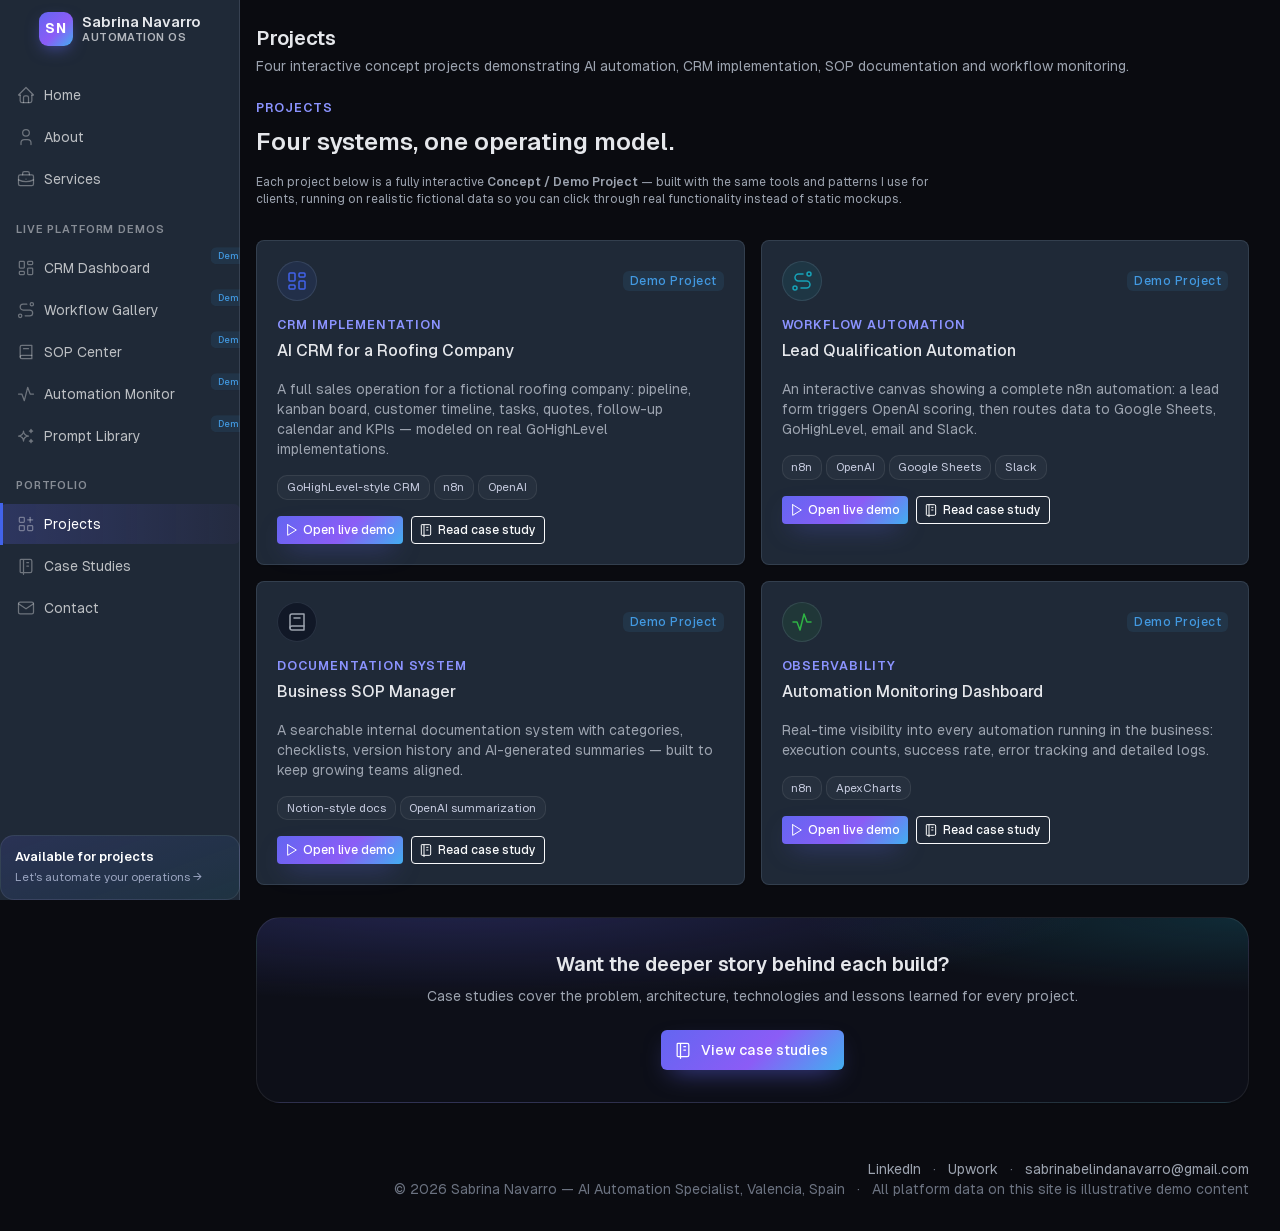
<file: projects.html>
<!doctype html>
<html lang="en" data-bs-theme="dark" data-bs-theme-primary="indigo">
<head>
  <meta charset="utf-8" />
  <meta name="viewport" content="width=device-width, initial-scale=1, viewport-fit=cover" />
  <title>Projects — Sabrina Navarro | Automation OS</title>
  <meta name="description" content="Four interactive concept projects demonstrating AI automation, CRM implementation, SOP documentation and workflow monitoring." />
  <link rel="icon" href="./favicon.ico" type="image/x-icon" />

  <link href="./assets/css/tabler.min.css" rel="stylesheet" />
  <link href="./assets/css/tabler-vendors.min.css" rel="stylesheet" />
  <link href="./assets/css/tabler-themes.min.css" rel="stylesheet" />
  <link href="./assets/css/tabler-marketing.min.css" rel="stylesheet" />
  <link href="./assets/css/custom.css" rel="stylesheet" />
  
</head>
<body class="theme-dark">
  <a href="#content" class="visually-hidden-focusable skip-link">Skip to main content</a>

  <div class="page">
    <!-- SIDEBAR -->
    <aside class="navbar navbar-vertical navbar-expand-lg" data-bs-theme="dark">
      <div class="container-fluid">
        <button class="navbar-toggler" type="button" data-bs-toggle="collapse" data-bs-target="#sidebar-menu" aria-controls="sidebar-menu" aria-expanded="false" aria-label="Toggle sidebar navigation">
          <span class="navbar-toggler-icon"></span>
        </button>
        <a href="index.html" class="navbar-brand navbar-brand-autodark">
          <span class="brand-mark">SN</span>
          <span class="brand-word">
            <strong>Sabrina Navarro</strong>
            <small>Automation OS</small>
          </span>
        </a>
        <div class="navbar-nav flex-row d-lg-none">
          <div class="nav-item dropdown">
            <a href="#" class="nav-link d-flex lh-1 p-0" data-bs-toggle="dropdown" aria-label="Open menu">
              <span class="avatar avatar-sm" style="background-image:url(./assets/img/sabrina-navarro-avatar.jpg)"></span>
            </a>
          </div>
        </div>
        <div class="collapse navbar-collapse" id="sidebar-menu">
          <ul class="navbar-nav pt-lg-3">
            <li class="nav-item">
      <a class="nav-link" href="index.html">
        <span class="nav-link-icon"><svg xmlns="http://www.w3.org/2000/svg" width="20" height="20" viewBox="0 0 24 24" fill="none" stroke="currentColor" stroke-width="2" stroke-linecap="round" stroke-linejoin="round" class="icon" aria-hidden="true"><path stroke="none" d="M0 0h24v24H0z" fill="none" /> <path d="M5 12l-2 0l9 -9l9 9l-2 0" /> <path d="M5 12v7a2 2 0 0 0 2 2h10a2 2 0 0 0 2 -2v-7" /> <path d="M9 21v-6a2 2 0 0 1 2 -2h2a2 2 0 0 1 2 2v6" /></svg></span>
        <span class="nav-link-title">Home</span>
        
      </a>
    </li><li class="nav-item">
      <a class="nav-link" href="about.html">
        <span class="nav-link-icon"><svg xmlns="http://www.w3.org/2000/svg" width="20" height="20" viewBox="0 0 24 24" fill="none" stroke="currentColor" stroke-width="2" stroke-linecap="round" stroke-linejoin="round" class="icon" aria-hidden="true"><path stroke="none" d="M0 0h24v24H0z" fill="none" /> <path d="M8 7a4 4 0 1 0 8 0a4 4 0 0 0 -8 0" /> <path d="M6 21v-2a4 4 0 0 1 4 -4h4a4 4 0 0 1 4 4v2" /></svg></span>
        <span class="nav-link-title">About</span>
        
      </a>
    </li><li class="nav-item">
      <a class="nav-link" href="services.html">
        <span class="nav-link-icon"><svg xmlns="http://www.w3.org/2000/svg" width="20" height="20" viewBox="0 0 24 24" fill="none" stroke="currentColor" stroke-width="2" stroke-linecap="round" stroke-linejoin="round" class="icon" aria-hidden="true"><path stroke="none" d="M0 0h24v24H0z" fill="none" /> <path d="M3 9a2 2 0 0 1 2 -2h14a2 2 0 0 1 2 2v9a2 2 0 0 1 -2 2h-14a2 2 0 0 1 -2 -2l0 -9" /> <path d="M8 7v-2a2 2 0 0 1 2 -2h4a2 2 0 0 1 2 2v2" /> <path d="M12 12l0 .01" /> <path d="M3 13a20 20 0 0 0 18 0" /></svg></span>
        <span class="nav-link-title">Services</span>
        
      </a>
    </li><li class="nav-item nav-section-label mt-3 mb-1"><span>Live Platform Demos</span></li><li class="nav-item">
      <a class="nav-link" href="dashboard.html">
        <span class="nav-link-icon"><svg xmlns="http://www.w3.org/2000/svg" width="20" height="20" viewBox="0 0 24 24" fill="none" stroke="currentColor" stroke-width="2" stroke-linecap="round" stroke-linejoin="round" class="icon" aria-hidden="true"><path stroke="none" d="M0 0h24v24H0z" fill="none" /> <path d="M5 4h4a1 1 0 0 1 1 1v6a1 1 0 0 1 -1 1h-4a1 1 0 0 1 -1 -1v-6a1 1 0 0 1 1 -1" /> <path d="M5 16h4a1 1 0 0 1 1 1v2a1 1 0 0 1 -1 1h-4a1 1 0 0 1 -1 -1v-2a1 1 0 0 1 1 -1" /> <path d="M15 12h4a1 1 0 0 1 1 1v6a1 1 0 0 1 -1 1h-4a1 1 0 0 1 -1 -1v-6a1 1 0 0 1 1 -1" /> <path d="M15 4h4a1 1 0 0 1 1 1v2a1 1 0 0 1 -1 1h-4a1 1 0 0 1 -1 -1v-2a1 1 0 0 1 1 -1" /></svg></span>
        <span class="nav-link-title">CRM Dashboard</span>
        <span class="badge badge-sm bg-azure-lt ms-auto">Demo</span>
      </a>
    </li><li class="nav-item">
      <a class="nav-link" href="workflow-gallery.html">
        <span class="nav-link-icon"><svg xmlns="http://www.w3.org/2000/svg" width="20" height="20" viewBox="0 0 24 24" fill="none" stroke="currentColor" stroke-width="2" stroke-linecap="round" stroke-linejoin="round" class="icon" aria-hidden="true"><path stroke="none" d="M0 0h24v24H0z" fill="none" /> <path d="M3 19a2 2 0 1 0 4 0a2 2 0 0 0 -4 0" /> <path d="M19 7a2 2 0 1 0 0 -4a2 2 0 0 0 0 4" /> <path d="M11 19h5.5a3.5 3.5 0 0 0 0 -7h-8a3.5 3.5 0 0 1 0 -7h4.5" /></svg></span>
        <span class="nav-link-title">Workflow Gallery</span>
        <span class="badge badge-sm bg-azure-lt ms-auto">Demo</span>
      </a>
    </li><li class="nav-item">
      <a class="nav-link" href="sop-center.html">
        <span class="nav-link-icon"><svg xmlns="http://www.w3.org/2000/svg" width="20" height="20" viewBox="0 0 24 24" fill="none" stroke="currentColor" stroke-width="2" stroke-linecap="round" stroke-linejoin="round" class="icon" aria-hidden="true"><path stroke="none" d="M0 0h24v24H0z" fill="none" /> <path d="M19 4v16h-12a2 2 0 0 1 -2 -2v-12a2 2 0 0 1 2 -2h12" /> <path d="M19 16h-12a2 2 0 0 0 -2 2" /> <path d="M9 8h6" /></svg></span>
        <span class="nav-link-title">SOP Center</span>
        <span class="badge badge-sm bg-azure-lt ms-auto">Demo</span>
      </a>
    </li><li class="nav-item">
      <a class="nav-link" href="automation-monitor.html">
        <span class="nav-link-icon"><svg xmlns="http://www.w3.org/2000/svg" width="20" height="20" viewBox="0 0 24 24" fill="none" stroke="currentColor" stroke-width="2" stroke-linecap="round" stroke-linejoin="round" class="icon" aria-hidden="true"><path stroke="none" d="M0 0h24v24H0z" fill="none" /> <path d="M3 12h4l3 8l4 -16l3 8h4" /></svg></span>
        <span class="nav-link-title">Automation Monitor</span>
        <span class="badge badge-sm bg-azure-lt ms-auto">Demo</span>
      </a>
    </li><li class="nav-item">
      <a class="nav-link" href="prompt-library.html">
        <span class="nav-link-icon"><svg xmlns="http://www.w3.org/2000/svg" width="20" height="20" viewBox="0 0 24 24" fill="none" stroke="currentColor" stroke-width="2" stroke-linecap="round" stroke-linejoin="round" class="icon" aria-hidden="true"><path stroke="none" d="M0 0h24v24H0z" fill="none" /> <path d="M16 18a2 2 0 0 1 2 2a2 2 0 0 1 2 -2a2 2 0 0 1 -2 -2a2 2 0 0 1 -2 2m0 -12a2 2 0 0 1 2 2a2 2 0 0 1 2 -2a2 2 0 0 1 -2 -2a2 2 0 0 1 -2 2m-7 12a6 6 0 0 1 6 -6a6 6 0 0 1 -6 -6a6 6 0 0 1 -6 6a6 6 0 0 1 6 6" /></svg></span>
        <span class="nav-link-title">Prompt Library</span>
        <span class="badge badge-sm bg-azure-lt ms-auto">Demo</span>
      </a>
    </li><li class="nav-item nav-section-label mt-3 mb-1"><span>Portfolio</span></li><li class="nav-item active">
      <a class="nav-link" href="projects.html" aria-current="page">
        <span class="nav-link-icon"><svg xmlns="http://www.w3.org/2000/svg" width="20" height="20" viewBox="0 0 24 24" fill="none" stroke="currentColor" stroke-width="2" stroke-linecap="round" stroke-linejoin="round" class="icon" aria-hidden="true"><path stroke="none" d="M0 0h24v24H0z" fill="none" /> <path d="M4 5a1 1 0 0 1 1 -1h4a1 1 0 0 1 1 1v4a1 1 0 0 1 -1 1h-4a1 1 0 0 1 -1 -1l0 -4" /> <path d="M4 15a1 1 0 0 1 1 -1h4a1 1 0 0 1 1 1v4a1 1 0 0 1 -1 1h-4a1 1 0 0 1 -1 -1l0 -4" /> <path d="M14 15a1 1 0 0 1 1 -1h4a1 1 0 0 1 1 1v4a1 1 0 0 1 -1 1h-4a1 1 0 0 1 -1 -1l0 -4" /> <path d="M14 7l6 0" /> <path d="M17 4l0 6" /></svg></span>
        <span class="nav-link-title">Projects</span>
        
      </a>
    </li><li class="nav-item">
      <a class="nav-link" href="case-studies.html">
        <span class="nav-link-icon"><svg xmlns="http://www.w3.org/2000/svg" width="20" height="20" viewBox="0 0 24 24" fill="none" stroke="currentColor" stroke-width="2" stroke-linecap="round" stroke-linejoin="round" class="icon" aria-hidden="true"><path stroke="none" d="M0 0h24v24H0z" fill="none" /> <path d="M6 4h11a2 2 0 0 1 2 2v12a2 2 0 0 1 -2 2h-11a1 1 0 0 1 -1 -1v-14a1 1 0 0 1 1 -1m3 0v18" /> <path d="M13 8l2 0" /> <path d="M13 12l2 0" /></svg></span>
        <span class="nav-link-title">Case Studies</span>
        
      </a>
    </li><li class="nav-item">
      <a class="nav-link" href="contact.html">
        <span class="nav-link-icon"><svg xmlns="http://www.w3.org/2000/svg" width="20" height="20" viewBox="0 0 24 24" fill="none" stroke="currentColor" stroke-width="2" stroke-linecap="round" stroke-linejoin="round" class="icon" aria-hidden="true"><path stroke="none" d="M0 0h24v24H0z" fill="none" /> <path d="M3 7a2 2 0 0 1 2 -2h14a2 2 0 0 1 2 2v10a2 2 0 0 1 -2 2h-14a2 2 0 0 1 -2 -2v-10" /> <path d="M3 7l9 6l9 -6" /></svg></span>
        <span class="nav-link-title">Contact</span>
        
      </a>
    </li>
          </ul>

          <div class="sidebar-footer mt-auto pt-3 d-none d-lg-block">
            <a href="contact.html" class="sidebar-cta">
              <span class="sidebar-cta-title">Available for projects</span>
              <span class="sidebar-cta-sub">Let's automate your operations →</span>
            </a>
          </div>
        </div>
      </div>
    </aside>

    <div class="page-wrapper">
      
      <div class="page-header d-print-none">
        <div class="container-xl">
          <div class="row g-2 align-items-center">
            <div class="col">
              
              <h2 class="page-title">Projects</h2>
              <div class="text-secondary mt-1">Four interactive concept projects demonstrating AI automation, CRM implementation, SOP documentation and workflow monitoring.</div>
            </div>
            
          </div>
        </div>
      </div>

      <main id="content" class="page-body">
        <div class="container-xl">
          
<section class="reveal mb-5">
  <div class="section-eyebrow mb-2">Projects</div>
  <h1 class="mb-3">Four systems, one operating model.</h1>
  <p class="text-secondary fs-5" style="max-width:700px;">
    Each project below is a fully interactive <strong>Concept / Demo Project</strong> — built with the same tools and patterns I use for clients, running on realistic fictional data so you can click through real functionality instead of static mockups.
  </p>
</section>

<div class="row row-cards stagger mb-5">
  <div class="col-lg-6">
    <div class="card card-hover h-100">
      <div class="card-body">
        <div class="d-flex align-items-center justify-content-between mb-3">
          <span class="bg-indigo-lt avatar avatar-rounded"><svg xmlns="http://www.w3.org/2000/svg" width="24" height="24" viewBox="0 0 24 24" fill="none" stroke="currentColor" stroke-width="2" stroke-linecap="round" stroke-linejoin="round" class="icon" aria-hidden="true"><path stroke="none" d="M0 0h24v24H0z" fill="none" /> <path d="M5 4h4a1 1 0 0 1 1 1v6a1 1 0 0 1 -1 1h-4a1 1 0 0 1 -1 -1v-6a1 1 0 0 1 1 -1" /> <path d="M5 16h4a1 1 0 0 1 1 1v2a1 1 0 0 1 -1 1h-4a1 1 0 0 1 -1 -1v-2a1 1 0 0 1 1 -1" /> <path d="M15 12h4a1 1 0 0 1 1 1v6a1 1 0 0 1 -1 1h-4a1 1 0 0 1 -1 -1v-6a1 1 0 0 1 1 -1" /> <path d="M15 4h4a1 1 0 0 1 1 1v2a1 1 0 0 1 -1 1h-4a1 1 0 0 1 -1 -1v-2a1 1 0 0 1 1 -1" /></svg></span>
          <span class="badge bg-azure-lt text-azure">Demo Project</span>
        </div>
        <div class="section-eyebrow mb-1">CRM Implementation</div>
        <h3 class="card-title">AI CRM for a Roofing Company</h3>
        <p class="text-secondary">A full sales operation for a fictional roofing company: pipeline, kanban board, customer timeline, tasks, quotes, follow-up calendar and KPIs — modeled on real GoHighLevel implementations.</p>
        <div class="d-flex flex-wrap gap-1 mb-3">
          <span class="chip-tool" style="font-size:.72rem;padding:.2rem .55rem;">GoHighLevel-style CRM</span><span class="chip-tool" style="font-size:.72rem;padding:.2rem .55rem;">n8n</span><span class="chip-tool" style="font-size:.72rem;padding:.2rem .55rem;">OpenAI</span>
        </div>
        <div class="d-flex gap-2">
          <a href="dashboard.html" class="btn btn-gradient btn-sm"><svg xmlns="http://www.w3.org/2000/svg" width="15" height="15" viewBox="0 0 24 24" fill="none" stroke="currentColor" stroke-width="2" stroke-linecap="round" stroke-linejoin="round" class="icon" aria-hidden="true"><path stroke="none" d="M0 0h24v24H0z" fill="none" /> <path d="M7 4v16l13 -8l-13 -8" /></svg> Open live demo</a>
          <a href="case-studies.html#cs-crm" class="btn btn-outline-light btn-sm"><svg xmlns="http://www.w3.org/2000/svg" width="15" height="15" viewBox="0 0 24 24" fill="none" stroke="currentColor" stroke-width="2" stroke-linecap="round" stroke-linejoin="round" class="icon" aria-hidden="true"><path stroke="none" d="M0 0h24v24H0z" fill="none" /> <path d="M6 4h11a2 2 0 0 1 2 2v12a2 2 0 0 1 -2 2h-11a1 1 0 0 1 -1 -1v-14a1 1 0 0 1 1 -1m3 0v18" /> <path d="M13 8l2 0" /> <path d="M13 12l2 0" /></svg> Read case study</a>
        </div>
      </div>
    </div>
  </div><div class="col-lg-6">
    <div class="card card-hover h-100">
      <div class="card-body">
        <div class="d-flex align-items-center justify-content-between mb-3">
          <span class="bg-cyan-lt avatar avatar-rounded"><svg xmlns="http://www.w3.org/2000/svg" width="24" height="24" viewBox="0 0 24 24" fill="none" stroke="currentColor" stroke-width="2" stroke-linecap="round" stroke-linejoin="round" class="icon" aria-hidden="true"><path stroke="none" d="M0 0h24v24H0z" fill="none" /> <path d="M3 19a2 2 0 1 0 4 0a2 2 0 0 0 -4 0" /> <path d="M19 7a2 2 0 1 0 0 -4a2 2 0 0 0 0 4" /> <path d="M11 19h5.5a3.5 3.5 0 0 0 0 -7h-8a3.5 3.5 0 0 1 0 -7h4.5" /></svg></span>
          <span class="badge bg-azure-lt text-azure">Demo Project</span>
        </div>
        <div class="section-eyebrow mb-1">Workflow Automation</div>
        <h3 class="card-title">Lead Qualification Automation</h3>
        <p class="text-secondary">An interactive canvas showing a complete n8n automation: a lead form triggers OpenAI scoring, then routes data to Google Sheets, GoHighLevel, email and Slack.</p>
        <div class="d-flex flex-wrap gap-1 mb-3">
          <span class="chip-tool" style="font-size:.72rem;padding:.2rem .55rem;">n8n</span><span class="chip-tool" style="font-size:.72rem;padding:.2rem .55rem;">OpenAI</span><span class="chip-tool" style="font-size:.72rem;padding:.2rem .55rem;">Google Sheets</span><span class="chip-tool" style="font-size:.72rem;padding:.2rem .55rem;">Slack</span>
        </div>
        <div class="d-flex gap-2">
          <a href="workflow-gallery.html" class="btn btn-gradient btn-sm"><svg xmlns="http://www.w3.org/2000/svg" width="15" height="15" viewBox="0 0 24 24" fill="none" stroke="currentColor" stroke-width="2" stroke-linecap="round" stroke-linejoin="round" class="icon" aria-hidden="true"><path stroke="none" d="M0 0h24v24H0z" fill="none" /> <path d="M7 4v16l13 -8l-13 -8" /></svg> Open live demo</a>
          <a href="case-studies.html#cs-workflow" class="btn btn-outline-light btn-sm"><svg xmlns="http://www.w3.org/2000/svg" width="15" height="15" viewBox="0 0 24 24" fill="none" stroke="currentColor" stroke-width="2" stroke-linecap="round" stroke-linejoin="round" class="icon" aria-hidden="true"><path stroke="none" d="M0 0h24v24H0z" fill="none" /> <path d="M6 4h11a2 2 0 0 1 2 2v12a2 2 0 0 1 -2 2h-11a1 1 0 0 1 -1 -1v-14a1 1 0 0 1 1 -1m3 0v18" /> <path d="M13 8l2 0" /> <path d="M13 12l2 0" /></svg> Read case study</a>
        </div>
      </div>
    </div>
  </div><div class="col-lg-6">
    <div class="card card-hover h-100">
      <div class="card-body">
        <div class="d-flex align-items-center justify-content-between mb-3">
          <span class="bg-violet-lt avatar avatar-rounded"><svg xmlns="http://www.w3.org/2000/svg" width="24" height="24" viewBox="0 0 24 24" fill="none" stroke="currentColor" stroke-width="2" stroke-linecap="round" stroke-linejoin="round" class="icon" aria-hidden="true"><path stroke="none" d="M0 0h24v24H0z" fill="none" /> <path d="M19 4v16h-12a2 2 0 0 1 -2 -2v-12a2 2 0 0 1 2 -2h12" /> <path d="M19 16h-12a2 2 0 0 0 -2 2" /> <path d="M9 8h6" /></svg></span>
          <span class="badge bg-azure-lt text-azure">Demo Project</span>
        </div>
        <div class="section-eyebrow mb-1">Documentation System</div>
        <h3 class="card-title">Business SOP Manager</h3>
        <p class="text-secondary">A searchable internal documentation system with categories, checklists, version history and AI-generated summaries — built to keep growing teams aligned.</p>
        <div class="d-flex flex-wrap gap-1 mb-3">
          <span class="chip-tool" style="font-size:.72rem;padding:.2rem .55rem;">Notion-style docs</span><span class="chip-tool" style="font-size:.72rem;padding:.2rem .55rem;">OpenAI summarization</span>
        </div>
        <div class="d-flex gap-2">
          <a href="sop-center.html" class="btn btn-gradient btn-sm"><svg xmlns="http://www.w3.org/2000/svg" width="15" height="15" viewBox="0 0 24 24" fill="none" stroke="currentColor" stroke-width="2" stroke-linecap="round" stroke-linejoin="round" class="icon" aria-hidden="true"><path stroke="none" d="M0 0h24v24H0z" fill="none" /> <path d="M7 4v16l13 -8l-13 -8" /></svg> Open live demo</a>
          <a href="case-studies.html#cs-sop" class="btn btn-outline-light btn-sm"><svg xmlns="http://www.w3.org/2000/svg" width="15" height="15" viewBox="0 0 24 24" fill="none" stroke="currentColor" stroke-width="2" stroke-linecap="round" stroke-linejoin="round" class="icon" aria-hidden="true"><path stroke="none" d="M0 0h24v24H0z" fill="none" /> <path d="M6 4h11a2 2 0 0 1 2 2v12a2 2 0 0 1 -2 2h-11a1 1 0 0 1 -1 -1v-14a1 1 0 0 1 1 -1m3 0v18" /> <path d="M13 8l2 0" /> <path d="M13 12l2 0" /></svg> Read case study</a>
        </div>
      </div>
    </div>
  </div><div class="col-lg-6">
    <div class="card card-hover h-100">
      <div class="card-body">
        <div class="d-flex align-items-center justify-content-between mb-3">
          <span class="bg-green-lt avatar avatar-rounded"><svg xmlns="http://www.w3.org/2000/svg" width="24" height="24" viewBox="0 0 24 24" fill="none" stroke="currentColor" stroke-width="2" stroke-linecap="round" stroke-linejoin="round" class="icon" aria-hidden="true"><path stroke="none" d="M0 0h24v24H0z" fill="none" /> <path d="M3 12h4l3 8l4 -16l3 8h4" /></svg></span>
          <span class="badge bg-azure-lt text-azure">Demo Project</span>
        </div>
        <div class="section-eyebrow mb-1">Observability</div>
        <h3 class="card-title">Automation Monitoring Dashboard</h3>
        <p class="text-secondary">Real-time visibility into every automation running in the business: execution counts, success rate, error tracking and detailed logs.</p>
        <div class="d-flex flex-wrap gap-1 mb-3">
          <span class="chip-tool" style="font-size:.72rem;padding:.2rem .55rem;">n8n</span><span class="chip-tool" style="font-size:.72rem;padding:.2rem .55rem;">ApexCharts</span>
        </div>
        <div class="d-flex gap-2">
          <a href="automation-monitor.html" class="btn btn-gradient btn-sm"><svg xmlns="http://www.w3.org/2000/svg" width="15" height="15" viewBox="0 0 24 24" fill="none" stroke="currentColor" stroke-width="2" stroke-linecap="round" stroke-linejoin="round" class="icon" aria-hidden="true"><path stroke="none" d="M0 0h24v24H0z" fill="none" /> <path d="M7 4v16l13 -8l-13 -8" /></svg> Open live demo</a>
          <a href="case-studies.html#cs-monitor" class="btn btn-outline-light btn-sm"><svg xmlns="http://www.w3.org/2000/svg" width="15" height="15" viewBox="0 0 24 24" fill="none" stroke="currentColor" stroke-width="2" stroke-linecap="round" stroke-linejoin="round" class="icon" aria-hidden="true"><path stroke="none" d="M0 0h24v24H0z" fill="none" /> <path d="M6 4h11a2 2 0 0 1 2 2v12a2 2 0 0 1 -2 2h-11a1 1 0 0 1 -1 -1v-14a1 1 0 0 1 1 -1m3 0v18" /> <path d="M13 8l2 0" /> <path d="M13 12l2 0" /></svg> Read case study</a>
        </div>
      </div>
    </div>
  </div>
</div>

<section class="reveal">
  <div class="card hero-surface">
    <div class="card-body p-4 p-md-5 text-center">
      <h2 class="mb-2">Want the deeper story behind each build?</h2>
      <p class="text-secondary mb-4">Case studies cover the problem, architecture, technologies and lessons learned for every project.</p>
      <a href="case-studies.html" class="btn btn-gradient"><svg xmlns="http://www.w3.org/2000/svg" width="18" height="18" viewBox="0 0 24 24" fill="none" stroke="currentColor" stroke-width="2" stroke-linecap="round" stroke-linejoin="round" class="icon" aria-hidden="true"><path stroke="none" d="M0 0h24v24H0z" fill="none" /> <path d="M6 4h11a2 2 0 0 1 2 2v12a2 2 0 0 1 -2 2h-11a1 1 0 0 1 -1 -1v-14a1 1 0 0 1 1 -1m3 0v18" /> <path d="M13 8l2 0" /> <path d="M13 12l2 0" /></svg> View case studies</a>
    </div>
  </div>
</section>

        </div>
      </main>

      <footer class="footer footer-transparent d-print-none">
        <div class="container-xl">
          <div class="row text-center align-items-center flex-row-reverse">
            <div class="col-lg-auto ms-lg-auto">
              <ul class="list-inline list-inline-dots mb-0">
                <li class="list-inline-item"><a href="https://www.linkedin.com/in/sabrina-navarro-7b7960206/" target="_blank" rel="noreferrer" class="link-secondary">LinkedIn</a></li>
                <li class="list-inline-item"><a href="https://www.upwork.com/freelancers/~018063efb3d9ad444e?mp_source=share" target="_blank" rel="noreferrer" class="link-secondary">Upwork</a></li>
                <li class="list-inline-item"><a href="mailto:sabrinabelindanavarro@gmail.com" class="link-secondary">sabrinabelindanavarro@gmail.com</a></li>
              </ul>
            </div>
            <div class="col-12 col-lg-auto mt-3 mt-lg-0">
              <ul class="list-inline list-inline-dots mb-0">
                <li class="list-inline-item">© 2026 Sabrina Navarro — AI Automation Specialist, Valencia, Spain</li>
                <li class="list-inline-item">All platform data on this site is illustrative demo content</li>
              </ul>
            </div>
          </div>
        </div>
      </footer>
    </div>
  </div>

  <script src="./assets/js/tabler.min.js"></script>
  
  
  <script src="./assets/js/site.js"></script>
  
</body>
</html>
</file>
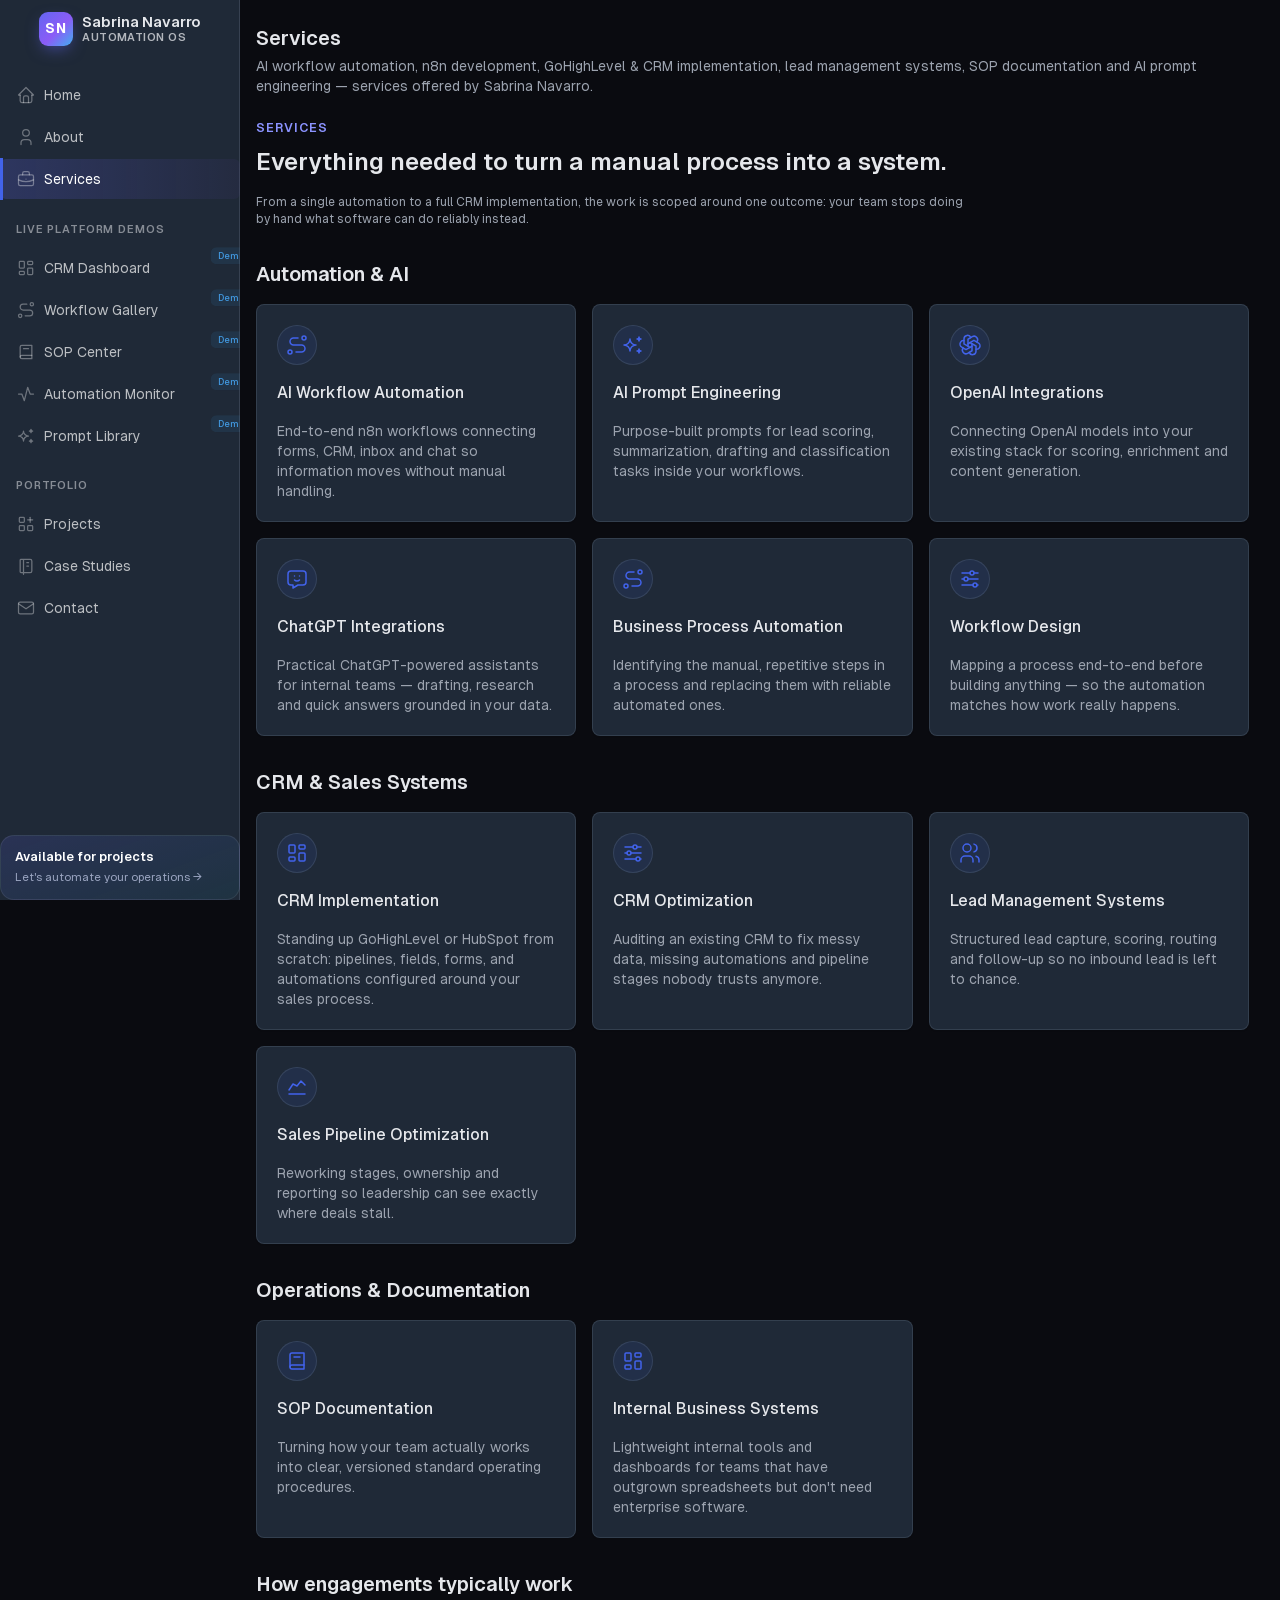
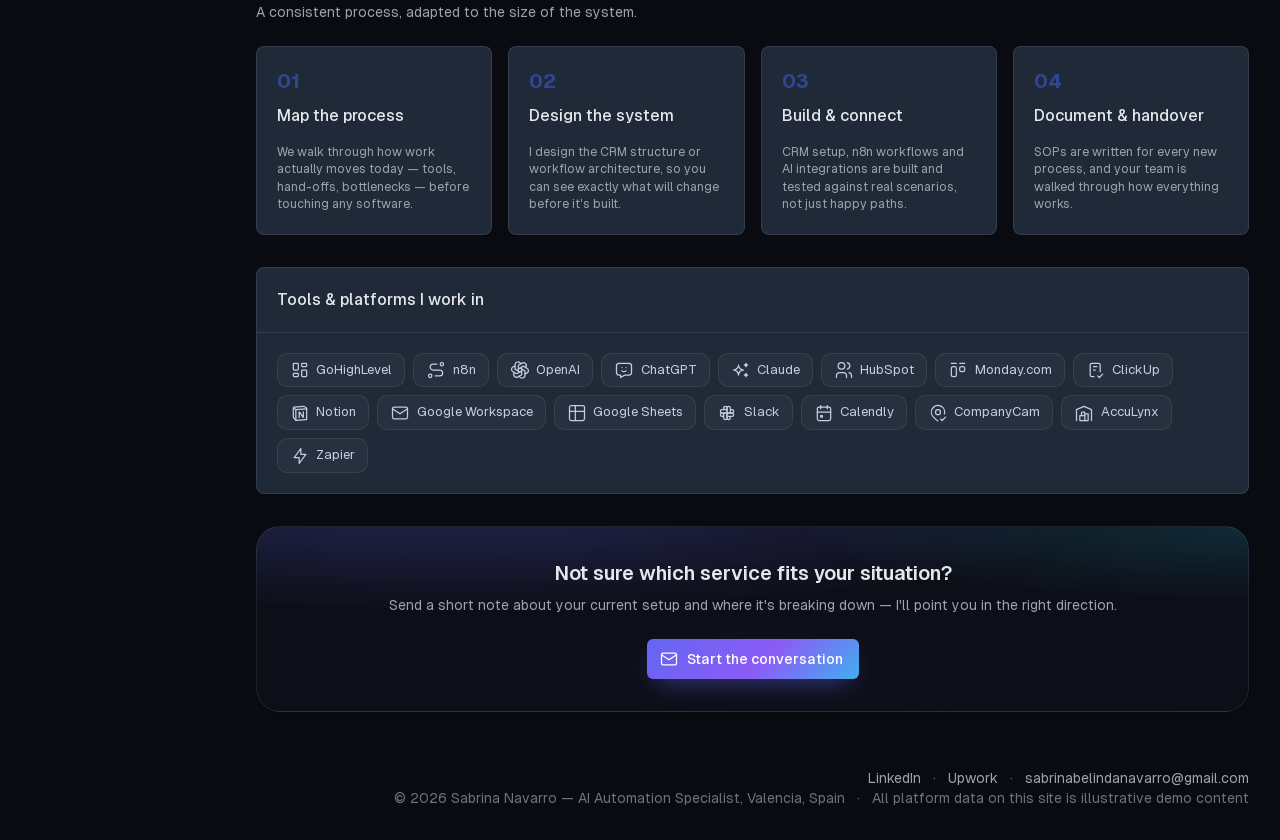
<file: services.html>
<!doctype html>
<html lang="en" data-bs-theme="dark" data-bs-theme-primary="indigo">
<head>
  <meta charset="utf-8" />
  <meta name="viewport" content="width=device-width, initial-scale=1, viewport-fit=cover" />
  <title>Services — Sabrina Navarro | Automation OS</title>
  <meta name="description" content="AI workflow automation, n8n development, GoHighLevel & CRM implementation, lead management systems, SOP documentation and AI prompt engineering — services offered by Sabrina Navarro." />
  <link rel="icon" href="./favicon.ico" type="image/x-icon" />

  <link href="./assets/css/tabler.min.css" rel="stylesheet" />
  <link href="./assets/css/tabler-vendors.min.css" rel="stylesheet" />
  <link href="./assets/css/tabler-themes.min.css" rel="stylesheet" />
  <link href="./assets/css/tabler-marketing.min.css" rel="stylesheet" />
  <link href="./assets/css/custom.css" rel="stylesheet" />
  
</head>
<body class="theme-dark">
  <a href="#content" class="visually-hidden-focusable skip-link">Skip to main content</a>

  <div class="page">
    <!-- SIDEBAR -->
    <aside class="navbar navbar-vertical navbar-expand-lg" data-bs-theme="dark">
      <div class="container-fluid">
        <button class="navbar-toggler" type="button" data-bs-toggle="collapse" data-bs-target="#sidebar-menu" aria-controls="sidebar-menu" aria-expanded="false" aria-label="Toggle sidebar navigation">
          <span class="navbar-toggler-icon"></span>
        </button>
        <a href="index.html" class="navbar-brand navbar-brand-autodark">
          <span class="brand-mark">SN</span>
          <span class="brand-word">
            <strong>Sabrina Navarro</strong>
            <small>Automation OS</small>
          </span>
        </a>
        <div class="navbar-nav flex-row d-lg-none">
          <div class="nav-item dropdown">
            <a href="#" class="nav-link d-flex lh-1 p-0" data-bs-toggle="dropdown" aria-label="Open menu">
              <span class="avatar avatar-sm" style="background-image:url(./assets/img/sabrina-navarro-avatar.jpg)"></span>
            </a>
          </div>
        </div>
        <div class="collapse navbar-collapse" id="sidebar-menu">
          <ul class="navbar-nav pt-lg-3">
            <li class="nav-item">
      <a class="nav-link" href="index.html">
        <span class="nav-link-icon"><svg xmlns="http://www.w3.org/2000/svg" width="20" height="20" viewBox="0 0 24 24" fill="none" stroke="currentColor" stroke-width="2" stroke-linecap="round" stroke-linejoin="round" class="icon" aria-hidden="true"><path stroke="none" d="M0 0h24v24H0z" fill="none" /> <path d="M5 12l-2 0l9 -9l9 9l-2 0" /> <path d="M5 12v7a2 2 0 0 0 2 2h10a2 2 0 0 0 2 -2v-7" /> <path d="M9 21v-6a2 2 0 0 1 2 -2h2a2 2 0 0 1 2 2v6" /></svg></span>
        <span class="nav-link-title">Home</span>
        
      </a>
    </li><li class="nav-item">
      <a class="nav-link" href="about.html">
        <span class="nav-link-icon"><svg xmlns="http://www.w3.org/2000/svg" width="20" height="20" viewBox="0 0 24 24" fill="none" stroke="currentColor" stroke-width="2" stroke-linecap="round" stroke-linejoin="round" class="icon" aria-hidden="true"><path stroke="none" d="M0 0h24v24H0z" fill="none" /> <path d="M8 7a4 4 0 1 0 8 0a4 4 0 0 0 -8 0" /> <path d="M6 21v-2a4 4 0 0 1 4 -4h4a4 4 0 0 1 4 4v2" /></svg></span>
        <span class="nav-link-title">About</span>
        
      </a>
    </li><li class="nav-item active">
      <a class="nav-link" href="services.html" aria-current="page">
        <span class="nav-link-icon"><svg xmlns="http://www.w3.org/2000/svg" width="20" height="20" viewBox="0 0 24 24" fill="none" stroke="currentColor" stroke-width="2" stroke-linecap="round" stroke-linejoin="round" class="icon" aria-hidden="true"><path stroke="none" d="M0 0h24v24H0z" fill="none" /> <path d="M3 9a2 2 0 0 1 2 -2h14a2 2 0 0 1 2 2v9a2 2 0 0 1 -2 2h-14a2 2 0 0 1 -2 -2l0 -9" /> <path d="M8 7v-2a2 2 0 0 1 2 -2h4a2 2 0 0 1 2 2v2" /> <path d="M12 12l0 .01" /> <path d="M3 13a20 20 0 0 0 18 0" /></svg></span>
        <span class="nav-link-title">Services</span>
        
      </a>
    </li><li class="nav-item nav-section-label mt-3 mb-1"><span>Live Platform Demos</span></li><li class="nav-item">
      <a class="nav-link" href="dashboard.html">
        <span class="nav-link-icon"><svg xmlns="http://www.w3.org/2000/svg" width="20" height="20" viewBox="0 0 24 24" fill="none" stroke="currentColor" stroke-width="2" stroke-linecap="round" stroke-linejoin="round" class="icon" aria-hidden="true"><path stroke="none" d="M0 0h24v24H0z" fill="none" /> <path d="M5 4h4a1 1 0 0 1 1 1v6a1 1 0 0 1 -1 1h-4a1 1 0 0 1 -1 -1v-6a1 1 0 0 1 1 -1" /> <path d="M5 16h4a1 1 0 0 1 1 1v2a1 1 0 0 1 -1 1h-4a1 1 0 0 1 -1 -1v-2a1 1 0 0 1 1 -1" /> <path d="M15 12h4a1 1 0 0 1 1 1v6a1 1 0 0 1 -1 1h-4a1 1 0 0 1 -1 -1v-6a1 1 0 0 1 1 -1" /> <path d="M15 4h4a1 1 0 0 1 1 1v2a1 1 0 0 1 -1 1h-4a1 1 0 0 1 -1 -1v-2a1 1 0 0 1 1 -1" /></svg></span>
        <span class="nav-link-title">CRM Dashboard</span>
        <span class="badge badge-sm bg-azure-lt ms-auto">Demo</span>
      </a>
    </li><li class="nav-item">
      <a class="nav-link" href="workflow-gallery.html">
        <span class="nav-link-icon"><svg xmlns="http://www.w3.org/2000/svg" width="20" height="20" viewBox="0 0 24 24" fill="none" stroke="currentColor" stroke-width="2" stroke-linecap="round" stroke-linejoin="round" class="icon" aria-hidden="true"><path stroke="none" d="M0 0h24v24H0z" fill="none" /> <path d="M3 19a2 2 0 1 0 4 0a2 2 0 0 0 -4 0" /> <path d="M19 7a2 2 0 1 0 0 -4a2 2 0 0 0 0 4" /> <path d="M11 19h5.5a3.5 3.5 0 0 0 0 -7h-8a3.5 3.5 0 0 1 0 -7h4.5" /></svg></span>
        <span class="nav-link-title">Workflow Gallery</span>
        <span class="badge badge-sm bg-azure-lt ms-auto">Demo</span>
      </a>
    </li><li class="nav-item">
      <a class="nav-link" href="sop-center.html">
        <span class="nav-link-icon"><svg xmlns="http://www.w3.org/2000/svg" width="20" height="20" viewBox="0 0 24 24" fill="none" stroke="currentColor" stroke-width="2" stroke-linecap="round" stroke-linejoin="round" class="icon" aria-hidden="true"><path stroke="none" d="M0 0h24v24H0z" fill="none" /> <path d="M19 4v16h-12a2 2 0 0 1 -2 -2v-12a2 2 0 0 1 2 -2h12" /> <path d="M19 16h-12a2 2 0 0 0 -2 2" /> <path d="M9 8h6" /></svg></span>
        <span class="nav-link-title">SOP Center</span>
        <span class="badge badge-sm bg-azure-lt ms-auto">Demo</span>
      </a>
    </li><li class="nav-item">
      <a class="nav-link" href="automation-monitor.html">
        <span class="nav-link-icon"><svg xmlns="http://www.w3.org/2000/svg" width="20" height="20" viewBox="0 0 24 24" fill="none" stroke="currentColor" stroke-width="2" stroke-linecap="round" stroke-linejoin="round" class="icon" aria-hidden="true"><path stroke="none" d="M0 0h24v24H0z" fill="none" /> <path d="M3 12h4l3 8l4 -16l3 8h4" /></svg></span>
        <span class="nav-link-title">Automation Monitor</span>
        <span class="badge badge-sm bg-azure-lt ms-auto">Demo</span>
      </a>
    </li><li class="nav-item">
      <a class="nav-link" href="prompt-library.html">
        <span class="nav-link-icon"><svg xmlns="http://www.w3.org/2000/svg" width="20" height="20" viewBox="0 0 24 24" fill="none" stroke="currentColor" stroke-width="2" stroke-linecap="round" stroke-linejoin="round" class="icon" aria-hidden="true"><path stroke="none" d="M0 0h24v24H0z" fill="none" /> <path d="M16 18a2 2 0 0 1 2 2a2 2 0 0 1 2 -2a2 2 0 0 1 -2 -2a2 2 0 0 1 -2 2m0 -12a2 2 0 0 1 2 2a2 2 0 0 1 2 -2a2 2 0 0 1 -2 -2a2 2 0 0 1 -2 2m-7 12a6 6 0 0 1 6 -6a6 6 0 0 1 -6 -6a6 6 0 0 1 -6 6a6 6 0 0 1 6 6" /></svg></span>
        <span class="nav-link-title">Prompt Library</span>
        <span class="badge badge-sm bg-azure-lt ms-auto">Demo</span>
      </a>
    </li><li class="nav-item nav-section-label mt-3 mb-1"><span>Portfolio</span></li><li class="nav-item">
      <a class="nav-link" href="projects.html">
        <span class="nav-link-icon"><svg xmlns="http://www.w3.org/2000/svg" width="20" height="20" viewBox="0 0 24 24" fill="none" stroke="currentColor" stroke-width="2" stroke-linecap="round" stroke-linejoin="round" class="icon" aria-hidden="true"><path stroke="none" d="M0 0h24v24H0z" fill="none" /> <path d="M4 5a1 1 0 0 1 1 -1h4a1 1 0 0 1 1 1v4a1 1 0 0 1 -1 1h-4a1 1 0 0 1 -1 -1l0 -4" /> <path d="M4 15a1 1 0 0 1 1 -1h4a1 1 0 0 1 1 1v4a1 1 0 0 1 -1 1h-4a1 1 0 0 1 -1 -1l0 -4" /> <path d="M14 15a1 1 0 0 1 1 -1h4a1 1 0 0 1 1 1v4a1 1 0 0 1 -1 1h-4a1 1 0 0 1 -1 -1l0 -4" /> <path d="M14 7l6 0" /> <path d="M17 4l0 6" /></svg></span>
        <span class="nav-link-title">Projects</span>
        
      </a>
    </li><li class="nav-item">
      <a class="nav-link" href="case-studies.html">
        <span class="nav-link-icon"><svg xmlns="http://www.w3.org/2000/svg" width="20" height="20" viewBox="0 0 24 24" fill="none" stroke="currentColor" stroke-width="2" stroke-linecap="round" stroke-linejoin="round" class="icon" aria-hidden="true"><path stroke="none" d="M0 0h24v24H0z" fill="none" /> <path d="M6 4h11a2 2 0 0 1 2 2v12a2 2 0 0 1 -2 2h-11a1 1 0 0 1 -1 -1v-14a1 1 0 0 1 1 -1m3 0v18" /> <path d="M13 8l2 0" /> <path d="M13 12l2 0" /></svg></span>
        <span class="nav-link-title">Case Studies</span>
        
      </a>
    </li><li class="nav-item">
      <a class="nav-link" href="contact.html">
        <span class="nav-link-icon"><svg xmlns="http://www.w3.org/2000/svg" width="20" height="20" viewBox="0 0 24 24" fill="none" stroke="currentColor" stroke-width="2" stroke-linecap="round" stroke-linejoin="round" class="icon" aria-hidden="true"><path stroke="none" d="M0 0h24v24H0z" fill="none" /> <path d="M3 7a2 2 0 0 1 2 -2h14a2 2 0 0 1 2 2v10a2 2 0 0 1 -2 2h-14a2 2 0 0 1 -2 -2v-10" /> <path d="M3 7l9 6l9 -6" /></svg></span>
        <span class="nav-link-title">Contact</span>
        
      </a>
    </li>
          </ul>

          <div class="sidebar-footer mt-auto pt-3 d-none d-lg-block">
            <a href="contact.html" class="sidebar-cta">
              <span class="sidebar-cta-title">Available for projects</span>
              <span class="sidebar-cta-sub">Let's automate your operations →</span>
            </a>
          </div>
        </div>
      </div>
    </aside>

    <div class="page-wrapper">
      
      <div class="page-header d-print-none">
        <div class="container-xl">
          <div class="row g-2 align-items-center">
            <div class="col">
              
              <h2 class="page-title">Services</h2>
              <div class="text-secondary mt-1">AI workflow automation, n8n development, GoHighLevel & CRM implementation, lead management systems, SOP documentation and AI prompt engineering — services offered by Sabrina Navarro.</div>
            </div>
            
          </div>
        </div>
      </div>

      <main id="content" class="page-body">
        <div class="container-xl">
          
<section class="reveal mb-5">
  <div class="section-eyebrow mb-2">Services</div>
  <h1 class="mb-3">Everything needed to turn a manual process into a system.</h1>
  <p class="text-secondary fs-5" style="max-width:720px;">
    From a single automation to a full CRM implementation, the work is scoped around one outcome: your team stops doing by hand what software can do reliably instead.
  </p>
</section>


<section class="mb-5">
  <h2 class="mb-3 reveal">Automation & AI</h2>
  <div class="row row-cards stagger">
    <div class="col-sm-6 col-lg-4">
      <div class="card card-hover h-100">
        <div class="card-body">
          <span class="bg-indigo-lt avatar avatar-rounded mb-3"><svg xmlns="http://www.w3.org/2000/svg" width="24" height="24" viewBox="0 0 24 24" fill="none" stroke="currentColor" stroke-width="2" stroke-linecap="round" stroke-linejoin="round" class="icon" aria-hidden="true"><path stroke="none" d="M0 0h24v24H0z" fill="none" /> <path d="M3 19a2 2 0 1 0 4 0a2 2 0 0 0 -4 0" /> <path d="M19 7a2 2 0 1 0 0 -4a2 2 0 0 0 0 4" /> <path d="M11 19h5.5a3.5 3.5 0 0 0 0 -7h-8a3.5 3.5 0 0 1 0 -7h4.5" /></svg></span>
          <h3 class="card-title">AI Workflow Automation</h3>
          <p class="text-secondary mb-0">End-to-end n8n workflows connecting forms, CRM, inbox and chat so information moves without manual handling.</p>
        </div>
      </div>
    </div><div class="col-sm-6 col-lg-4">
      <div class="card card-hover h-100">
        <div class="card-body">
          <span class="bg-indigo-lt avatar avatar-rounded mb-3"><svg xmlns="http://www.w3.org/2000/svg" width="24" height="24" viewBox="0 0 24 24" fill="none" stroke="currentColor" stroke-width="2" stroke-linecap="round" stroke-linejoin="round" class="icon" aria-hidden="true"><path stroke="none" d="M0 0h24v24H0z" fill="none" /> <path d="M16 18a2 2 0 0 1 2 2a2 2 0 0 1 2 -2a2 2 0 0 1 -2 -2a2 2 0 0 1 -2 2m0 -12a2 2 0 0 1 2 2a2 2 0 0 1 2 -2a2 2 0 0 1 -2 -2a2 2 0 0 1 -2 2m-7 12a6 6 0 0 1 6 -6a6 6 0 0 1 -6 -6a6 6 0 0 1 -6 6a6 6 0 0 1 6 6" /></svg></span>
          <h3 class="card-title">AI Prompt Engineering</h3>
          <p class="text-secondary mb-0">Purpose-built prompts for lead scoring, summarization, drafting and classification tasks inside your workflows.</p>
        </div>
      </div>
    </div><div class="col-sm-6 col-lg-4">
      <div class="card card-hover h-100">
        <div class="card-body">
          <span class="bg-indigo-lt avatar avatar-rounded mb-3"><svg xmlns="http://www.w3.org/2000/svg" width="24" height="24" viewBox="0 0 24 24" fill="none" stroke="currentColor" stroke-width="2" stroke-linecap="round" stroke-linejoin="round" class="icon" aria-hidden="true"><path stroke="none" d="M0 0h24v24H0z" fill="none" /> <path d="M11.217 19.384a3.501 3.501 0 0 0 6.783 -1.217v-5.167l-6 -3.35" /> <path d="M5.214 15.014a3.501 3.501 0 0 0 4.446 5.266l4.34 -2.534v-6.946" /> <path d="M6 7.63c-1.391 -.236 -2.787 .395 -3.534 1.689a3.474 3.474 0 0 0 1.271 4.745l4.263 2.514l6 -3.348" /> <path d="M12.783 4.616a3.501 3.501 0 0 0 -6.783 1.217v5.067l6 3.45" /> <path d="M18.786 8.986a3.501 3.501 0 0 0 -4.446 -5.266l-4.34 2.534v6.946" /> <path d="M18 16.302c1.391 .236 2.787 -.395 3.534 -1.689a3.474 3.474 0 0 0 -1.271 -4.745l-4.308 -2.514l-5.955 3.42" /></svg></span>
          <h3 class="card-title">OpenAI Integrations</h3>
          <p class="text-secondary mb-0">Connecting OpenAI models into your existing stack for scoring, enrichment and content generation.</p>
        </div>
      </div>
    </div><div class="col-sm-6 col-lg-4">
      <div class="card card-hover h-100">
        <div class="card-body">
          <span class="bg-indigo-lt avatar avatar-rounded mb-3"><svg xmlns="http://www.w3.org/2000/svg" width="24" height="24" viewBox="0 0 24 24" fill="none" stroke="currentColor" stroke-width="2" stroke-linecap="round" stroke-linejoin="round" class="icon" aria-hidden="true"><path stroke="none" d="M0 0h24v24H0z" fill="none" /> <path d="M18 4a3 3 0 0 1 3 3v8a3 3 0 0 1 -3 3h-5l-5 3v-3h-2a3 3 0 0 1 -3 -3v-8a3 3 0 0 1 3 -3h12" /> <path d="M9.5 9h.01" /> <path d="M14.5 9h.01" /> <path d="M9.5 13a3.5 3.5 0 0 0 5 0" /></svg></span>
          <h3 class="card-title">ChatGPT Integrations</h3>
          <p class="text-secondary mb-0">Practical ChatGPT-powered assistants for internal teams — drafting, research and quick answers grounded in your data.</p>
        </div>
      </div>
    </div><div class="col-sm-6 col-lg-4">
      <div class="card card-hover h-100">
        <div class="card-body">
          <span class="bg-indigo-lt avatar avatar-rounded mb-3"><svg xmlns="http://www.w3.org/2000/svg" width="24" height="24" viewBox="0 0 24 24" fill="none" stroke="currentColor" stroke-width="2" stroke-linecap="round" stroke-linejoin="round" class="icon" aria-hidden="true"><path stroke="none" d="M0 0h24v24H0z" fill="none" /> <path d="M3 19a2 2 0 1 0 4 0a2 2 0 0 0 -4 0" /> <path d="M19 7a2 2 0 1 0 0 -4a2 2 0 0 0 0 4" /> <path d="M11 19h5.5a3.5 3.5 0 0 0 0 -7h-8a3.5 3.5 0 0 1 0 -7h4.5" /></svg></span>
          <h3 class="card-title">Business Process Automation</h3>
          <p class="text-secondary mb-0">Identifying the manual, repetitive steps in a process and replacing them with reliable automated ones.</p>
        </div>
      </div>
    </div><div class="col-sm-6 col-lg-4">
      <div class="card card-hover h-100">
        <div class="card-body">
          <span class="bg-indigo-lt avatar avatar-rounded mb-3"><svg xmlns="http://www.w3.org/2000/svg" width="24" height="24" viewBox="0 0 24 24" fill="none" stroke="currentColor" stroke-width="2" stroke-linecap="round" stroke-linejoin="round" class="icon" aria-hidden="true"><path stroke="none" d="M0 0h24v24H0z" fill="none" /> <path d="M12 6a2 2 0 1 0 4 0a2 2 0 1 0 -4 0" /> <path d="M4 6l8 0" /> <path d="M16 6l4 0" /> <path d="M6 12a2 2 0 1 0 4 0a2 2 0 1 0 -4 0" /> <path d="M4 12l2 0" /> <path d="M10 12l10 0" /> <path d="M15 18a2 2 0 1 0 4 0a2 2 0 1 0 -4 0" /> <path d="M4 18l11 0" /> <path d="M19 18l1 0" /></svg></span>
          <h3 class="card-title">Workflow Design</h3>
          <p class="text-secondary mb-0">Mapping a process end-to-end before building anything — so the automation matches how work really happens.</p>
        </div>
      </div>
    </div>
  </div>
</section>
<section class="mb-5">
  <h2 class="mb-3 reveal">CRM & Sales Systems</h2>
  <div class="row row-cards stagger">
    <div class="col-sm-6 col-lg-4">
      <div class="card card-hover h-100">
        <div class="card-body">
          <span class="bg-indigo-lt avatar avatar-rounded mb-3"><svg xmlns="http://www.w3.org/2000/svg" width="24" height="24" viewBox="0 0 24 24" fill="none" stroke="currentColor" stroke-width="2" stroke-linecap="round" stroke-linejoin="round" class="icon" aria-hidden="true"><path stroke="none" d="M0 0h24v24H0z" fill="none" /> <path d="M5 4h4a1 1 0 0 1 1 1v6a1 1 0 0 1 -1 1h-4a1 1 0 0 1 -1 -1v-6a1 1 0 0 1 1 -1" /> <path d="M5 16h4a1 1 0 0 1 1 1v2a1 1 0 0 1 -1 1h-4a1 1 0 0 1 -1 -1v-2a1 1 0 0 1 1 -1" /> <path d="M15 12h4a1 1 0 0 1 1 1v6a1 1 0 0 1 -1 1h-4a1 1 0 0 1 -1 -1v-6a1 1 0 0 1 1 -1" /> <path d="M15 4h4a1 1 0 0 1 1 1v2a1 1 0 0 1 -1 1h-4a1 1 0 0 1 -1 -1v-2a1 1 0 0 1 1 -1" /></svg></span>
          <h3 class="card-title">CRM Implementation</h3>
          <p class="text-secondary mb-0">Standing up GoHighLevel or HubSpot from scratch: pipelines, fields, forms, and automations configured around your sales process.</p>
        </div>
      </div>
    </div><div class="col-sm-6 col-lg-4">
      <div class="card card-hover h-100">
        <div class="card-body">
          <span class="bg-indigo-lt avatar avatar-rounded mb-3"><svg xmlns="http://www.w3.org/2000/svg" width="24" height="24" viewBox="0 0 24 24" fill="none" stroke="currentColor" stroke-width="2" stroke-linecap="round" stroke-linejoin="round" class="icon" aria-hidden="true"><path stroke="none" d="M0 0h24v24H0z" fill="none" /> <path d="M12 6a2 2 0 1 0 4 0a2 2 0 1 0 -4 0" /> <path d="M4 6l8 0" /> <path d="M16 6l4 0" /> <path d="M6 12a2 2 0 1 0 4 0a2 2 0 1 0 -4 0" /> <path d="M4 12l2 0" /> <path d="M10 12l10 0" /> <path d="M15 18a2 2 0 1 0 4 0a2 2 0 1 0 -4 0" /> <path d="M4 18l11 0" /> <path d="M19 18l1 0" /></svg></span>
          <h3 class="card-title">CRM Optimization</h3>
          <p class="text-secondary mb-0">Auditing an existing CRM to fix messy data, missing automations and pipeline stages nobody trusts anymore.</p>
        </div>
      </div>
    </div><div class="col-sm-6 col-lg-4">
      <div class="card card-hover h-100">
        <div class="card-body">
          <span class="bg-indigo-lt avatar avatar-rounded mb-3"><svg xmlns="http://www.w3.org/2000/svg" width="24" height="24" viewBox="0 0 24 24" fill="none" stroke="currentColor" stroke-width="2" stroke-linecap="round" stroke-linejoin="round" class="icon" aria-hidden="true"><path stroke="none" d="M0 0h24v24H0z" fill="none" /> <path d="M5 7a4 4 0 1 0 8 0a4 4 0 1 0 -8 0" /> <path d="M3 21v-2a4 4 0 0 1 4 -4h4a4 4 0 0 1 4 4v2" /> <path d="M16 3.13a4 4 0 0 1 0 7.75" /> <path d="M21 21v-2a4 4 0 0 0 -3 -3.85" /></svg></span>
          <h3 class="card-title">Lead Management Systems</h3>
          <p class="text-secondary mb-0">Structured lead capture, scoring, routing and follow-up so no inbound lead is left to chance.</p>
        </div>
      </div>
    </div><div class="col-sm-6 col-lg-4">
      <div class="card card-hover h-100">
        <div class="card-body">
          <span class="bg-indigo-lt avatar avatar-rounded mb-3"><svg xmlns="http://www.w3.org/2000/svg" width="24" height="24" viewBox="0 0 24 24" fill="none" stroke="currentColor" stroke-width="2" stroke-linecap="round" stroke-linejoin="round" class="icon" aria-hidden="true"><path stroke="none" d="M0 0h24v24H0z" fill="none" /> <path d="M4 19l16 0" /> <path d="M4 15l4 -6l4 2l4 -5l4 4" /></svg></span>
          <h3 class="card-title">Sales Pipeline Optimization</h3>
          <p class="text-secondary mb-0">Reworking stages, ownership and reporting so leadership can see exactly where deals stall.</p>
        </div>
      </div>
    </div>
  </div>
</section>
<section class="mb-5">
  <h2 class="mb-3 reveal">Operations & Documentation</h2>
  <div class="row row-cards stagger">
    <div class="col-sm-6 col-lg-4">
      <div class="card card-hover h-100">
        <div class="card-body">
          <span class="bg-indigo-lt avatar avatar-rounded mb-3"><svg xmlns="http://www.w3.org/2000/svg" width="24" height="24" viewBox="0 0 24 24" fill="none" stroke="currentColor" stroke-width="2" stroke-linecap="round" stroke-linejoin="round" class="icon" aria-hidden="true"><path stroke="none" d="M0 0h24v24H0z" fill="none" /> <path d="M19 4v16h-12a2 2 0 0 1 -2 -2v-12a2 2 0 0 1 2 -2h12" /> <path d="M19 16h-12a2 2 0 0 0 -2 2" /> <path d="M9 8h6" /></svg></span>
          <h3 class="card-title">SOP Documentation</h3>
          <p class="text-secondary mb-0">Turning how your team actually works into clear, versioned standard operating procedures.</p>
        </div>
      </div>
    </div><div class="col-sm-6 col-lg-4">
      <div class="card card-hover h-100">
        <div class="card-body">
          <span class="bg-indigo-lt avatar avatar-rounded mb-3"><svg xmlns="http://www.w3.org/2000/svg" width="24" height="24" viewBox="0 0 24 24" fill="none" stroke="currentColor" stroke-width="2" stroke-linecap="round" stroke-linejoin="round" class="icon" aria-hidden="true"><path stroke="none" d="M0 0h24v24H0z" fill="none" /> <path d="M5 4h4a1 1 0 0 1 1 1v6a1 1 0 0 1 -1 1h-4a1 1 0 0 1 -1 -1v-6a1 1 0 0 1 1 -1" /> <path d="M5 16h4a1 1 0 0 1 1 1v2a1 1 0 0 1 -1 1h-4a1 1 0 0 1 -1 -1v-2a1 1 0 0 1 1 -1" /> <path d="M15 12h4a1 1 0 0 1 1 1v6a1 1 0 0 1 -1 1h-4a1 1 0 0 1 -1 -1v-6a1 1 0 0 1 1 -1" /> <path d="M15 4h4a1 1 0 0 1 1 1v2a1 1 0 0 1 -1 1h-4a1 1 0 0 1 -1 -1v-2a1 1 0 0 1 1 -1" /></svg></span>
          <h3 class="card-title">Internal Business Systems</h3>
          <p class="text-secondary mb-0">Lightweight internal tools and dashboards for teams that have outgrown spreadsheets but don't need enterprise software.</p>
        </div>
      </div>
    </div>
  </div>
</section>

<section class="mb-5">
  <h2 class="mb-1 reveal">How engagements typically work</h2>
  <p class="text-secondary mb-4 reveal">A consistent process, adapted to the size of the system.</p>
  <div class="row row-cards stagger">
    <div class="col-sm-6 col-lg-3">
      <div class="card h-100">
        <div class="card-body">
          <div class="text-indigo fw-bold fs-2 mb-2" style="opacity:.5;">01</div>
          <h4 class="card-title">Map the process</h4>
          <p class="text-secondary mb-0 small">We walk through how work actually moves today — tools, hand-offs, bottlenecks — before touching any software.</p>
        </div>
      </div>
    </div><div class="col-sm-6 col-lg-3">
      <div class="card h-100">
        <div class="card-body">
          <div class="text-indigo fw-bold fs-2 mb-2" style="opacity:.5;">02</div>
          <h4 class="card-title">Design the system</h4>
          <p class="text-secondary mb-0 small">I design the CRM structure or workflow architecture, so you can see exactly what will change before it's built.</p>
        </div>
      </div>
    </div><div class="col-sm-6 col-lg-3">
      <div class="card h-100">
        <div class="card-body">
          <div class="text-indigo fw-bold fs-2 mb-2" style="opacity:.5;">03</div>
          <h4 class="card-title">Build & connect</h4>
          <p class="text-secondary mb-0 small">CRM setup, n8n workflows and AI integrations are built and tested against real scenarios, not just happy paths.</p>
        </div>
      </div>
    </div><div class="col-sm-6 col-lg-3">
      <div class="card h-100">
        <div class="card-body">
          <div class="text-indigo fw-bold fs-2 mb-2" style="opacity:.5;">04</div>
          <h4 class="card-title">Document & handover</h4>
          <p class="text-secondary mb-0 small">SOPs are written for every new process, and your team is walked through how everything works.</p>
        </div>
      </div>
    </div>
  </div>
</section>

<section class="mb-5 reveal">
  <div class="card">
    <div class="card-header"><h3 class="card-title">Tools &amp; platforms I work in</h3></div>
    <div class="card-body">
      <div class="d-flex flex-wrap gap-2">
        <span class="chip-tool"><svg xmlns="http://www.w3.org/2000/svg" width="16" height="16" viewBox="0 0 24 24" fill="none" stroke="currentColor" stroke-width="2" stroke-linecap="round" stroke-linejoin="round" class="icon" aria-hidden="true"><path stroke="none" d="M0 0h24v24H0z" fill="none" /> <path d="M5 4h4a1 1 0 0 1 1 1v6a1 1 0 0 1 -1 1h-4a1 1 0 0 1 -1 -1v-6a1 1 0 0 1 1 -1" /> <path d="M5 16h4a1 1 0 0 1 1 1v2a1 1 0 0 1 -1 1h-4a1 1 0 0 1 -1 -1v-2a1 1 0 0 1 1 -1" /> <path d="M15 12h4a1 1 0 0 1 1 1v6a1 1 0 0 1 -1 1h-4a1 1 0 0 1 -1 -1v-6a1 1 0 0 1 1 -1" /> <path d="M15 4h4a1 1 0 0 1 1 1v2a1 1 0 0 1 -1 1h-4a1 1 0 0 1 -1 -1v-2a1 1 0 0 1 1 -1" /></svg>GoHighLevel</span><span class="chip-tool"><svg xmlns="http://www.w3.org/2000/svg" width="16" height="16" viewBox="0 0 24 24" fill="none" stroke="currentColor" stroke-width="2" stroke-linecap="round" stroke-linejoin="round" class="icon" aria-hidden="true"><path stroke="none" d="M0 0h24v24H0z" fill="none" /> <path d="M3 19a2 2 0 1 0 4 0a2 2 0 0 0 -4 0" /> <path d="M19 7a2 2 0 1 0 0 -4a2 2 0 0 0 0 4" /> <path d="M11 19h5.5a3.5 3.5 0 0 0 0 -7h-8a3.5 3.5 0 0 1 0 -7h4.5" /></svg>n8n</span><span class="chip-tool"><svg xmlns="http://www.w3.org/2000/svg" width="16" height="16" viewBox="0 0 24 24" fill="none" stroke="currentColor" stroke-width="2" stroke-linecap="round" stroke-linejoin="round" class="icon" aria-hidden="true"><path stroke="none" d="M0 0h24v24H0z" fill="none" /> <path d="M11.217 19.384a3.501 3.501 0 0 0 6.783 -1.217v-5.167l-6 -3.35" /> <path d="M5.214 15.014a3.501 3.501 0 0 0 4.446 5.266l4.34 -2.534v-6.946" /> <path d="M6 7.63c-1.391 -.236 -2.787 .395 -3.534 1.689a3.474 3.474 0 0 0 1.271 4.745l4.263 2.514l6 -3.348" /> <path d="M12.783 4.616a3.501 3.501 0 0 0 -6.783 1.217v5.067l6 3.45" /> <path d="M18.786 8.986a3.501 3.501 0 0 0 -4.446 -5.266l-4.34 2.534v6.946" /> <path d="M18 16.302c1.391 .236 2.787 -.395 3.534 -1.689a3.474 3.474 0 0 0 -1.271 -4.745l-4.308 -2.514l-5.955 3.42" /></svg>OpenAI</span><span class="chip-tool"><svg xmlns="http://www.w3.org/2000/svg" width="16" height="16" viewBox="0 0 24 24" fill="none" stroke="currentColor" stroke-width="2" stroke-linecap="round" stroke-linejoin="round" class="icon" aria-hidden="true"><path stroke="none" d="M0 0h24v24H0z" fill="none" /> <path d="M18 4a3 3 0 0 1 3 3v8a3 3 0 0 1 -3 3h-5l-5 3v-3h-2a3 3 0 0 1 -3 -3v-8a3 3 0 0 1 3 -3h12" /> <path d="M9.5 9h.01" /> <path d="M14.5 9h.01" /> <path d="M9.5 13a3.5 3.5 0 0 0 5 0" /></svg>ChatGPT</span><span class="chip-tool"><svg xmlns="http://www.w3.org/2000/svg" width="16" height="16" viewBox="0 0 24 24" fill="none" stroke="currentColor" stroke-width="2" stroke-linecap="round" stroke-linejoin="round" class="icon" aria-hidden="true"><path stroke="none" d="M0 0h24v24H0z" fill="none" /> <path d="M16 18a2 2 0 0 1 2 2a2 2 0 0 1 2 -2a2 2 0 0 1 -2 -2a2 2 0 0 1 -2 2m0 -12a2 2 0 0 1 2 2a2 2 0 0 1 2 -2a2 2 0 0 1 -2 -2a2 2 0 0 1 -2 2m-7 12a6 6 0 0 1 6 -6a6 6 0 0 1 -6 -6a6 6 0 0 1 -6 6a6 6 0 0 1 6 6" /></svg>Claude</span><span class="chip-tool"><svg xmlns="http://www.w3.org/2000/svg" width="16" height="16" viewBox="0 0 24 24" fill="none" stroke="currentColor" stroke-width="2" stroke-linecap="round" stroke-linejoin="round" class="icon" aria-hidden="true"><path stroke="none" d="M0 0h24v24H0z" fill="none" /> <path d="M5 7a4 4 0 1 0 8 0a4 4 0 1 0 -8 0" /> <path d="M3 21v-2a4 4 0 0 1 4 -4h4a4 4 0 0 1 4 4v2" /> <path d="M16 3.13a4 4 0 0 1 0 7.75" /> <path d="M21 21v-2a4 4 0 0 0 -3 -3.85" /></svg>HubSpot</span><span class="chip-tool"><svg xmlns="http://www.w3.org/2000/svg" width="16" height="16" viewBox="0 0 24 24" fill="none" stroke="currentColor" stroke-width="2" stroke-linecap="round" stroke-linejoin="round" class="icon" aria-hidden="true"><path stroke="none" d="M0 0h24v24H0z" fill="none" /> <path d="M4 4l6 0" /> <path d="M14 4l6 0" /> <path d="M4 10a2 2 0 0 1 2 -2h2a2 2 0 0 1 2 2v8a2 2 0 0 1 -2 2h-2a2 2 0 0 1 -2 -2l0 -8" /> <path d="M14 10a2 2 0 0 1 2 -2h2a2 2 0 0 1 2 2v2a2 2 0 0 1 -2 2h-2a2 2 0 0 1 -2 -2l0 -2" /></svg>Monday.com</span><span class="chip-tool"><svg xmlns="http://www.w3.org/2000/svg" width="16" height="16" viewBox="0 0 24 24" fill="none" stroke="currentColor" stroke-width="2" stroke-linecap="round" stroke-linejoin="round" class="icon" aria-hidden="true"><path stroke="none" d="M0 0h24v24H0z" fill="none" /> <path d="M9.615 20h-2.615a2 2 0 0 1 -2 -2v-12a2 2 0 0 1 2 -2h8a2 2 0 0 1 2 2v8" /> <path d="M14 19l2 2l4 -4" /> <path d="M9 8h4" /> <path d="M9 12h2" /></svg>ClickUp</span><span class="chip-tool"><svg xmlns="http://www.w3.org/2000/svg" width="16" height="16" viewBox="0 0 24 24" fill="none" stroke="currentColor" stroke-width="2" stroke-linecap="round" stroke-linejoin="round" class="icon" aria-hidden="true"><path stroke="none" d="M0 0h24v24H0z" fill="none" /> <path d="M11 17.5v-6.5h.5l4 6h.5v-6.5" /> <path d="M19.077 20.071l-11.53 .887a1 1 0 0 1 -.876 -.397l-2.471 -3.294a1 1 0 0 1 -.2 -.6v-10.741a1 1 0 0 1 .923 -.997l11.389 -.876a2 2 0 0 1 1.262 .33l1.535 1.023a2 2 0 0 1 .891 1.664v12.004a1 1 0 0 1 -.923 .997" /> <path d="M4.5 5.5l2.5 2.5" /> <path d="M20 7l-13 1v12.5" /></svg>Notion</span><span class="chip-tool"><svg xmlns="http://www.w3.org/2000/svg" width="16" height="16" viewBox="0 0 24 24" fill="none" stroke="currentColor" stroke-width="2" stroke-linecap="round" stroke-linejoin="round" class="icon" aria-hidden="true"><path stroke="none" d="M0 0h24v24H0z" fill="none" /> <path d="M3 7a2 2 0 0 1 2 -2h14a2 2 0 0 1 2 2v10a2 2 0 0 1 -2 2h-14a2 2 0 0 1 -2 -2v-10" /> <path d="M3 7l9 6l9 -6" /></svg>Google Workspace</span><span class="chip-tool"><svg xmlns="http://www.w3.org/2000/svg" width="16" height="16" viewBox="0 0 24 24" fill="none" stroke="currentColor" stroke-width="2" stroke-linecap="round" stroke-linejoin="round" class="icon" aria-hidden="true"><path stroke="none" d="M0 0h24v24H0z" fill="none" /> <path d="M3 5a2 2 0 0 1 2 -2h14a2 2 0 0 1 2 2v14a2 2 0 0 1 -2 2h-14a2 2 0 0 1 -2 -2v-14" /> <path d="M3 10h18" /> <path d="M10 3v18" /></svg>Google Sheets</span><span class="chip-tool"><svg xmlns="http://www.w3.org/2000/svg" width="16" height="16" viewBox="0 0 24 24" fill="none" stroke="currentColor" stroke-width="2" stroke-linecap="round" stroke-linejoin="round" class="icon" aria-hidden="true"><path stroke="none" d="M0 0h24v24H0z" fill="none" /> <path d="M12 12v-6a2 2 0 0 1 4 0v6m0 -2a2 2 0 1 1 2 2h-6" /> <path d="M12 12h6a2 2 0 0 1 0 4h-6m2 0a2 2 0 1 1 -2 2v-6" /> <path d="M12 12v6a2 2 0 0 1 -4 0v-6m0 2a2 2 0 1 1 -2 -2h6" /> <path d="M12 12h-6a2 2 0 0 1 0 -4h6m-2 0a2 2 0 1 1 2 -2v6" /></svg>Slack</span><span class="chip-tool"><svg xmlns="http://www.w3.org/2000/svg" width="16" height="16" viewBox="0 0 24 24" fill="none" stroke="currentColor" stroke-width="2" stroke-linecap="round" stroke-linejoin="round" class="icon" aria-hidden="true"><path stroke="none" d="M0 0h24v24H0z" fill="none" /> <path d="M4 7a2 2 0 0 1 2 -2h12a2 2 0 0 1 2 2v12a2 2 0 0 1 -2 2h-12a2 2 0 0 1 -2 -2l0 -12" /> <path d="M16 3l0 4" /> <path d="M8 3l0 4" /> <path d="M4 11l16 0" /> <path d="M8 15h2v2h-2l0 -2" /></svg>Calendly</span><span class="chip-tool"><svg xmlns="http://www.w3.org/2000/svg" width="16" height="16" viewBox="0 0 24 24" fill="none" stroke="currentColor" stroke-width="2" stroke-linecap="round" stroke-linejoin="round" class="icon" aria-hidden="true"><path stroke="none" d="M0 0h24v24H0z" fill="none" /> <path d="M9 11a3 3 0 1 0 6 0a3 3 0 0 0 -6 0" /> <path d="M11.87 21.48a1.992 1.992 0 0 1 -1.283 -.58l-4.244 -4.243a8 8 0 1 1 13.355 -3.474" /> <path d="M15 19l2 2l4 -4" /></svg>CompanyCam</span><span class="chip-tool"><svg xmlns="http://www.w3.org/2000/svg" width="16" height="16" viewBox="0 0 24 24" fill="none" stroke="currentColor" stroke-width="2" stroke-linecap="round" stroke-linejoin="round" class="icon" aria-hidden="true"><path stroke="none" d="M0 0h24v24H0z" fill="none" /> <path d="M3 21v-13l9 -4l9 4v13" /> <path d="M13 13h4v8h-10v-6h6" /> <path d="M13 21v-9a1 1 0 0 0 -1 -1h-2a1 1 0 0 0 -1 1v3" /></svg>AccuLynx</span><span class="chip-tool"><svg xmlns="http://www.w3.org/2000/svg" width="16" height="16" viewBox="0 0 24 24" fill="none" stroke="currentColor" stroke-width="2" stroke-linecap="round" stroke-linejoin="round" class="icon" aria-hidden="true"><path stroke="none" d="M0 0h24v24H0z" fill="none" /> <path d="M13 3l0 7l6 0l-8 11l0 -7l-6 0l8 -11" /></svg>Zapier</span>
      </div>
    </div>
  </div>
</section>

<section class="reveal">
  <div class="card hero-surface">
    <div class="card-body p-4 p-md-5 text-center">
      <h2 class="mb-2">Not sure which service fits your situation?</h2>
      <p class="text-secondary mb-4">Send a short note about your current setup and where it's breaking down — I'll point you in the right direction.</p>
      <a href="contact.html" class="btn btn-gradient"><svg xmlns="http://www.w3.org/2000/svg" width="18" height="18" viewBox="0 0 24 24" fill="none" stroke="currentColor" stroke-width="2" stroke-linecap="round" stroke-linejoin="round" class="icon" aria-hidden="true"><path stroke="none" d="M0 0h24v24H0z" fill="none" /> <path d="M3 7a2 2 0 0 1 2 -2h14a2 2 0 0 1 2 2v10a2 2 0 0 1 -2 2h-14a2 2 0 0 1 -2 -2v-10" /> <path d="M3 7l9 6l9 -6" /></svg> Start the conversation</a>
    </div>
  </div>
</section>

        </div>
      </main>

      <footer class="footer footer-transparent d-print-none">
        <div class="container-xl">
          <div class="row text-center align-items-center flex-row-reverse">
            <div class="col-lg-auto ms-lg-auto">
              <ul class="list-inline list-inline-dots mb-0">
                <li class="list-inline-item"><a href="https://www.linkedin.com/in/sabrina-navarro-7b7960206/" target="_blank" rel="noreferrer" class="link-secondary">LinkedIn</a></li>
                <li class="list-inline-item"><a href="https://www.upwork.com/freelancers/~018063efb3d9ad444e?mp_source=share" target="_blank" rel="noreferrer" class="link-secondary">Upwork</a></li>
                <li class="list-inline-item"><a href="mailto:sabrinabelindanavarro@gmail.com" class="link-secondary">sabrinabelindanavarro@gmail.com</a></li>
              </ul>
            </div>
            <div class="col-12 col-lg-auto mt-3 mt-lg-0">
              <ul class="list-inline list-inline-dots mb-0">
                <li class="list-inline-item">© 2026 Sabrina Navarro — AI Automation Specialist, Valencia, Spain</li>
                <li class="list-inline-item">All platform data on this site is illustrative demo content</li>
              </ul>
            </div>
          </div>
        </div>
      </footer>
    </div>
  </div>

  <script src="./assets/js/tabler.min.js"></script>
  
  <script src="./assets/js/site.js"></script>
  
</body>
</html>
</file>
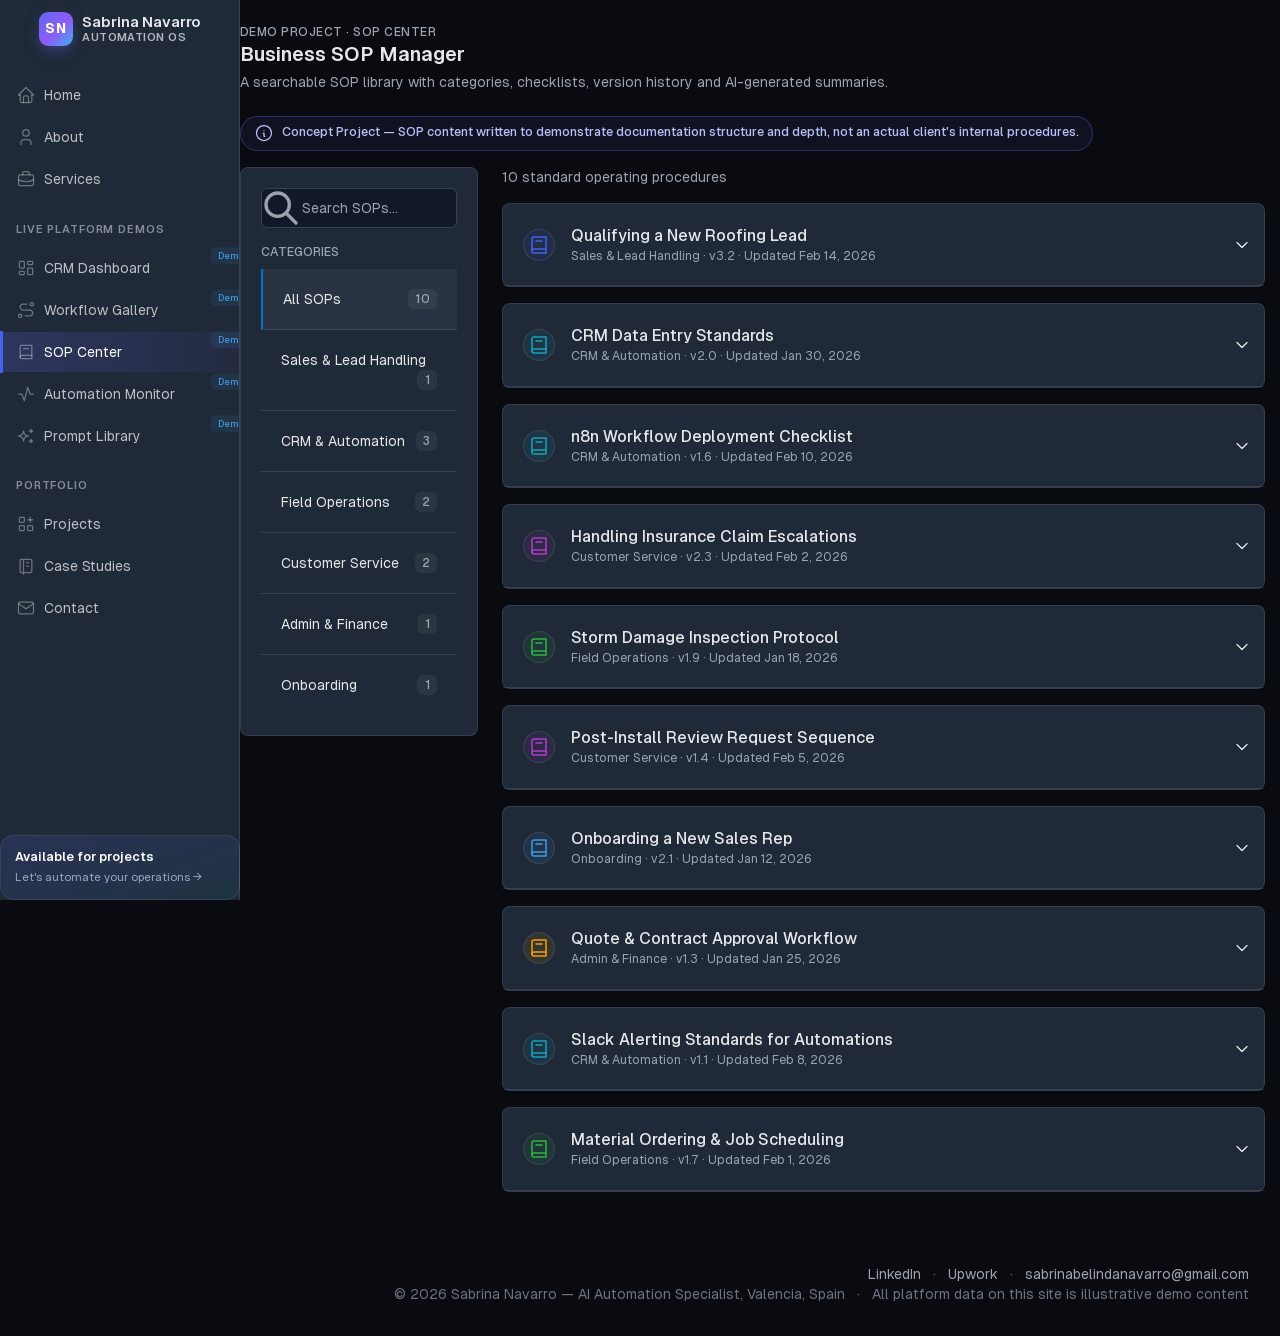
<file: sop-center.html>
<!doctype html>
<html lang="en" data-bs-theme="dark" data-bs-theme-primary="indigo">
<head>
  <meta charset="utf-8" />
  <meta name="viewport" content="width=device-width, initial-scale=1, viewport-fit=cover" />
  <title>Business SOP Manager — Sabrina Navarro | Automation OS</title>
  <meta name="description" content="A searchable SOP library with categories, checklists, version history and AI-generated summaries." />
  <link rel="icon" href="./favicon.ico" type="image/x-icon" />

  <link href="./assets/css/tabler.min.css" rel="stylesheet" />
  <link href="./assets/css/tabler-vendors.min.css" rel="stylesheet" />
  <link href="./assets/css/tabler-themes.min.css" rel="stylesheet" />
  <link href="./assets/css/tabler-marketing.min.css" rel="stylesheet" />
  <link href="./assets/css/custom.css" rel="stylesheet" />
  
</head>
<body class="theme-dark">
  <a href="#content" class="visually-hidden-focusable skip-link">Skip to main content</a>

  <div class="page">
    <!-- SIDEBAR -->
    <aside class="navbar navbar-vertical navbar-expand-lg" data-bs-theme="dark">
      <div class="container-fluid">
        <button class="navbar-toggler" type="button" data-bs-toggle="collapse" data-bs-target="#sidebar-menu" aria-controls="sidebar-menu" aria-expanded="false" aria-label="Toggle sidebar navigation">
          <span class="navbar-toggler-icon"></span>
        </button>
        <a href="index.html" class="navbar-brand navbar-brand-autodark">
          <span class="brand-mark">SN</span>
          <span class="brand-word">
            <strong>Sabrina Navarro</strong>
            <small>Automation OS</small>
          </span>
        </a>
        <div class="navbar-nav flex-row d-lg-none">
          <div class="nav-item dropdown">
            <a href="#" class="nav-link d-flex lh-1 p-0" data-bs-toggle="dropdown" aria-label="Open menu">
              <span class="avatar avatar-sm" style="background-image:url(./assets/img/sabrina-navarro-avatar.jpg)"></span>
            </a>
          </div>
        </div>
        <div class="collapse navbar-collapse" id="sidebar-menu">
          <ul class="navbar-nav pt-lg-3">
            <li class="nav-item">
      <a class="nav-link" href="index.html">
        <span class="nav-link-icon"><svg xmlns="http://www.w3.org/2000/svg" width="20" height="20" viewBox="0 0 24 24" fill="none" stroke="currentColor" stroke-width="2" stroke-linecap="round" stroke-linejoin="round" class="icon" aria-hidden="true"><path stroke="none" d="M0 0h24v24H0z" fill="none" /> <path d="M5 12l-2 0l9 -9l9 9l-2 0" /> <path d="M5 12v7a2 2 0 0 0 2 2h10a2 2 0 0 0 2 -2v-7" /> <path d="M9 21v-6a2 2 0 0 1 2 -2h2a2 2 0 0 1 2 2v6" /></svg></span>
        <span class="nav-link-title">Home</span>
        
      </a>
    </li><li class="nav-item">
      <a class="nav-link" href="about.html">
        <span class="nav-link-icon"><svg xmlns="http://www.w3.org/2000/svg" width="20" height="20" viewBox="0 0 24 24" fill="none" stroke="currentColor" stroke-width="2" stroke-linecap="round" stroke-linejoin="round" class="icon" aria-hidden="true"><path stroke="none" d="M0 0h24v24H0z" fill="none" /> <path d="M8 7a4 4 0 1 0 8 0a4 4 0 0 0 -8 0" /> <path d="M6 21v-2a4 4 0 0 1 4 -4h4a4 4 0 0 1 4 4v2" /></svg></span>
        <span class="nav-link-title">About</span>
        
      </a>
    </li><li class="nav-item">
      <a class="nav-link" href="services.html">
        <span class="nav-link-icon"><svg xmlns="http://www.w3.org/2000/svg" width="20" height="20" viewBox="0 0 24 24" fill="none" stroke="currentColor" stroke-width="2" stroke-linecap="round" stroke-linejoin="round" class="icon" aria-hidden="true"><path stroke="none" d="M0 0h24v24H0z" fill="none" /> <path d="M3 9a2 2 0 0 1 2 -2h14a2 2 0 0 1 2 2v9a2 2 0 0 1 -2 2h-14a2 2 0 0 1 -2 -2l0 -9" /> <path d="M8 7v-2a2 2 0 0 1 2 -2h4a2 2 0 0 1 2 2v2" /> <path d="M12 12l0 .01" /> <path d="M3 13a20 20 0 0 0 18 0" /></svg></span>
        <span class="nav-link-title">Services</span>
        
      </a>
    </li><li class="nav-item nav-section-label mt-3 mb-1"><span>Live Platform Demos</span></li><li class="nav-item">
      <a class="nav-link" href="dashboard.html">
        <span class="nav-link-icon"><svg xmlns="http://www.w3.org/2000/svg" width="20" height="20" viewBox="0 0 24 24" fill="none" stroke="currentColor" stroke-width="2" stroke-linecap="round" stroke-linejoin="round" class="icon" aria-hidden="true"><path stroke="none" d="M0 0h24v24H0z" fill="none" /> <path d="M5 4h4a1 1 0 0 1 1 1v6a1 1 0 0 1 -1 1h-4a1 1 0 0 1 -1 -1v-6a1 1 0 0 1 1 -1" /> <path d="M5 16h4a1 1 0 0 1 1 1v2a1 1 0 0 1 -1 1h-4a1 1 0 0 1 -1 -1v-2a1 1 0 0 1 1 -1" /> <path d="M15 12h4a1 1 0 0 1 1 1v6a1 1 0 0 1 -1 1h-4a1 1 0 0 1 -1 -1v-6a1 1 0 0 1 1 -1" /> <path d="M15 4h4a1 1 0 0 1 1 1v2a1 1 0 0 1 -1 1h-4a1 1 0 0 1 -1 -1v-2a1 1 0 0 1 1 -1" /></svg></span>
        <span class="nav-link-title">CRM Dashboard</span>
        <span class="badge badge-sm bg-azure-lt ms-auto">Demo</span>
      </a>
    </li><li class="nav-item">
      <a class="nav-link" href="workflow-gallery.html">
        <span class="nav-link-icon"><svg xmlns="http://www.w3.org/2000/svg" width="20" height="20" viewBox="0 0 24 24" fill="none" stroke="currentColor" stroke-width="2" stroke-linecap="round" stroke-linejoin="round" class="icon" aria-hidden="true"><path stroke="none" d="M0 0h24v24H0z" fill="none" /> <path d="M3 19a2 2 0 1 0 4 0a2 2 0 0 0 -4 0" /> <path d="M19 7a2 2 0 1 0 0 -4a2 2 0 0 0 0 4" /> <path d="M11 19h5.5a3.5 3.5 0 0 0 0 -7h-8a3.5 3.5 0 0 1 0 -7h4.5" /></svg></span>
        <span class="nav-link-title">Workflow Gallery</span>
        <span class="badge badge-sm bg-azure-lt ms-auto">Demo</span>
      </a>
    </li><li class="nav-item active">
      <a class="nav-link" href="sop-center.html" aria-current="page">
        <span class="nav-link-icon"><svg xmlns="http://www.w3.org/2000/svg" width="20" height="20" viewBox="0 0 24 24" fill="none" stroke="currentColor" stroke-width="2" stroke-linecap="round" stroke-linejoin="round" class="icon" aria-hidden="true"><path stroke="none" d="M0 0h24v24H0z" fill="none" /> <path d="M19 4v16h-12a2 2 0 0 1 -2 -2v-12a2 2 0 0 1 2 -2h12" /> <path d="M19 16h-12a2 2 0 0 0 -2 2" /> <path d="M9 8h6" /></svg></span>
        <span class="nav-link-title">SOP Center</span>
        <span class="badge badge-sm bg-azure-lt ms-auto">Demo</span>
      </a>
    </li><li class="nav-item">
      <a class="nav-link" href="automation-monitor.html">
        <span class="nav-link-icon"><svg xmlns="http://www.w3.org/2000/svg" width="20" height="20" viewBox="0 0 24 24" fill="none" stroke="currentColor" stroke-width="2" stroke-linecap="round" stroke-linejoin="round" class="icon" aria-hidden="true"><path stroke="none" d="M0 0h24v24H0z" fill="none" /> <path d="M3 12h4l3 8l4 -16l3 8h4" /></svg></span>
        <span class="nav-link-title">Automation Monitor</span>
        <span class="badge badge-sm bg-azure-lt ms-auto">Demo</span>
      </a>
    </li><li class="nav-item">
      <a class="nav-link" href="prompt-library.html">
        <span class="nav-link-icon"><svg xmlns="http://www.w3.org/2000/svg" width="20" height="20" viewBox="0 0 24 24" fill="none" stroke="currentColor" stroke-width="2" stroke-linecap="round" stroke-linejoin="round" class="icon" aria-hidden="true"><path stroke="none" d="M0 0h24v24H0z" fill="none" /> <path d="M16 18a2 2 0 0 1 2 2a2 2 0 0 1 2 -2a2 2 0 0 1 -2 -2a2 2 0 0 1 -2 2m0 -12a2 2 0 0 1 2 2a2 2 0 0 1 2 -2a2 2 0 0 1 -2 -2a2 2 0 0 1 -2 2m-7 12a6 6 0 0 1 6 -6a6 6 0 0 1 -6 -6a6 6 0 0 1 -6 6a6 6 0 0 1 6 6" /></svg></span>
        <span class="nav-link-title">Prompt Library</span>
        <span class="badge badge-sm bg-azure-lt ms-auto">Demo</span>
      </a>
    </li><li class="nav-item nav-section-label mt-3 mb-1"><span>Portfolio</span></li><li class="nav-item">
      <a class="nav-link" href="projects.html">
        <span class="nav-link-icon"><svg xmlns="http://www.w3.org/2000/svg" width="20" height="20" viewBox="0 0 24 24" fill="none" stroke="currentColor" stroke-width="2" stroke-linecap="round" stroke-linejoin="round" class="icon" aria-hidden="true"><path stroke="none" d="M0 0h24v24H0z" fill="none" /> <path d="M4 5a1 1 0 0 1 1 -1h4a1 1 0 0 1 1 1v4a1 1 0 0 1 -1 1h-4a1 1 0 0 1 -1 -1l0 -4" /> <path d="M4 15a1 1 0 0 1 1 -1h4a1 1 0 0 1 1 1v4a1 1 0 0 1 -1 1h-4a1 1 0 0 1 -1 -1l0 -4" /> <path d="M14 15a1 1 0 0 1 1 -1h4a1 1 0 0 1 1 1v4a1 1 0 0 1 -1 1h-4a1 1 0 0 1 -1 -1l0 -4" /> <path d="M14 7l6 0" /> <path d="M17 4l0 6" /></svg></span>
        <span class="nav-link-title">Projects</span>
        
      </a>
    </li><li class="nav-item">
      <a class="nav-link" href="case-studies.html">
        <span class="nav-link-icon"><svg xmlns="http://www.w3.org/2000/svg" width="20" height="20" viewBox="0 0 24 24" fill="none" stroke="currentColor" stroke-width="2" stroke-linecap="round" stroke-linejoin="round" class="icon" aria-hidden="true"><path stroke="none" d="M0 0h24v24H0z" fill="none" /> <path d="M6 4h11a2 2 0 0 1 2 2v12a2 2 0 0 1 -2 2h-11a1 1 0 0 1 -1 -1v-14a1 1 0 0 1 1 -1m3 0v18" /> <path d="M13 8l2 0" /> <path d="M13 12l2 0" /></svg></span>
        <span class="nav-link-title">Case Studies</span>
        
      </a>
    </li><li class="nav-item">
      <a class="nav-link" href="contact.html">
        <span class="nav-link-icon"><svg xmlns="http://www.w3.org/2000/svg" width="20" height="20" viewBox="0 0 24 24" fill="none" stroke="currentColor" stroke-width="2" stroke-linecap="round" stroke-linejoin="round" class="icon" aria-hidden="true"><path stroke="none" d="M0 0h24v24H0z" fill="none" /> <path d="M3 7a2 2 0 0 1 2 -2h14a2 2 0 0 1 2 2v10a2 2 0 0 1 -2 2h-14a2 2 0 0 1 -2 -2v-10" /> <path d="M3 7l9 6l9 -6" /></svg></span>
        <span class="nav-link-title">Contact</span>
        
      </a>
    </li>
          </ul>

          <div class="sidebar-footer mt-auto pt-3 d-none d-lg-block">
            <a href="contact.html" class="sidebar-cta">
              <span class="sidebar-cta-title">Available for projects</span>
              <span class="sidebar-cta-sub">Let's automate your operations →</span>
            </a>
          </div>
        </div>
      </div>
    </aside>

    <div class="page-wrapper">
      
      <div class="page-header d-print-none">
        <div class="container-xl-fluid">
          <div class="row g-2 align-items-center">
            <div class="col">
              <div class="page-pretitle">Demo Project · SOP Center</div>
              <h2 class="page-title">Business SOP Manager</h2>
              <div class="text-secondary mt-1">A searchable SOP library with categories, checklists, version history and AI-generated summaries.</div>
            </div>
            
          </div>
        </div>
      </div>

      <main id="content" class="page-body">
        <div class="container-xl-fluid">
          
<div class="demo-ribbon">
    <svg xmlns="http://www.w3.org/2000/svg" width="16" height="16" viewBox="0 0 24 24" fill="none" stroke="currentColor" stroke-width="2" stroke-linecap="round" stroke-linejoin="round" class="icon" aria-hidden="true"><path stroke="none" d="M0 0h24v24H0z" fill="none" /> <path d="M3 12a9 9 0 1 0 18 0a9 9 0 0 0 -18 0" /> <path d="M12 9h.01" /> <path d="M11 12h1v4h1" /></svg>
    <span>Concept Project — SOP content written to demonstrate documentation structure and depth, not an actual client's internal procedures.</span>
  </div>

<div class="row g-4">
  <div class="col-lg-3">
    <div class="card mb-3">
      <div class="card-body">
        <div class="input-icon mb-3">
          <svg xmlns="http://www.w3.org/2000/svg" width="24" height="24" viewBox="0 0 24 24" fill="none" stroke="currentColor" stroke-width="2" stroke-linecap="round" stroke-linejoin="round" class="input-icon-addon" aria-hidden="true"><path stroke="none" d="M0 0h24v24H0z" fill="none" /> <path d="M3 10a7 7 0 1 0 14 0a7 7 0 1 0 -14 0" /> <path d="M21 21l-6 -6" /></svg>
          <input type="text" class="form-control" id="sop-search" placeholder="Search SOPs..." />
        </div>
        <div class="fw-medium small text-secondary mb-2">CATEGORIES</div>
        <div class="list-group list-group-flush" id="sop-categories">
          <a href="#" class="list-group-item list-group-item-action active" data-category-filter="">All SOPs <span class="badge bg-secondary-lt float-end">10</span></a>
          <a href="#" class="list-group-item list-group-item-action" data-category-filter="Sales & Lead Handling">Sales & Lead Handling <span class="badge bg-secondary-lt float-end">1</span></a><a href="#" class="list-group-item list-group-item-action" data-category-filter="CRM & Automation">CRM & Automation <span class="badge bg-secondary-lt float-end">3</span></a><a href="#" class="list-group-item list-group-item-action" data-category-filter="Field Operations">Field Operations <span class="badge bg-secondary-lt float-end">2</span></a><a href="#" class="list-group-item list-group-item-action" data-category-filter="Customer Service">Customer Service <span class="badge bg-secondary-lt float-end">2</span></a><a href="#" class="list-group-item list-group-item-action" data-category-filter="Admin & Finance">Admin & Finance <span class="badge bg-secondary-lt float-end">1</span></a><a href="#" class="list-group-item list-group-item-action" data-category-filter="Onboarding">Onboarding <span class="badge bg-secondary-lt float-end">1</span></a>
        </div>
      </div>
    </div>
  </div>
  <div class="col-lg-9">
    <div class="d-flex justify-content-between align-items-center mb-3">
      <div class="text-secondary" id="sop-count">10 standard operating procedures</div>
    </div>
    <div id="sop-list">
      <div class="card mb-3 sop-item" data-title="qualifying a new roofing lead" data-category="Sales & Lead Handling">
    <div class="card-header cursor-pointer" data-bs-toggle="collapse" data-bs-target="#sop-collapse-0" role="button" style="cursor:pointer;">
      <div class="d-flex align-items-center gap-3 flex-fill">
        <span class="avatar avatar-sm bg-indigo-lt"><svg xmlns="http://www.w3.org/2000/svg" width="16" height="16" viewBox="0 0 24 24" fill="none" stroke="currentColor" stroke-width="2" stroke-linecap="round" stroke-linejoin="round" class="icon" aria-hidden="true"><path stroke="none" d="M0 0h24v24H0z" fill="none" /> <path d="M19 4v16h-12a2 2 0 0 1 -2 -2v-12a2 2 0 0 1 2 -2h12" /> <path d="M19 16h-12a2 2 0 0 0 -2 2" /> <path d="M9 8h6" /></svg></span>
        <div class="flex-fill">
          <h3 class="card-title mb-0">Qualifying a New Roofing Lead</h3>
          <div class="text-secondary small">Sales & Lead Handling · v3.2 · Updated Feb 14, 2026</div>
        </div>
      </div>
      <div class="card-actions"><svg xmlns="http://www.w3.org/2000/svg" width="18" height="18" viewBox="0 0 24 24" fill="none" stroke="currentColor" stroke-width="2" stroke-linecap="round" stroke-linejoin="round" class="icon" aria-hidden="true"><path stroke="none" d="M0 0h24v24H0z" fill="none" /> <path d="M6 9l6 6l6 -6" /></svg></div>
    </div>
    <div class="collapse" id="sop-collapse-0">
      <div class="card-body">
        <div class="d-flex gap-2 p-3 mb-3 rounded" style="background:rgba(99,102,241,.08); border:1px solid rgba(99,102,241,.25);">
          <span class="text-indigo flex-none"><svg xmlns="http://www.w3.org/2000/svg" width="18" height="18" viewBox="0 0 24 24" fill="none" stroke="currentColor" stroke-width="2" stroke-linecap="round" stroke-linejoin="round" class="icon" aria-hidden="true"><path stroke="none" d="M0 0h24v24H0z" fill="none" /> <path d="M16 18a2 2 0 0 1 2 2a2 2 0 0 1 2 -2a2 2 0 0 1 -2 -2a2 2 0 0 1 -2 2m0 -12a2 2 0 0 1 2 2a2 2 0 0 1 2 -2a2 2 0 0 1 -2 -2a2 2 0 0 1 -2 2m-7 12a6 6 0 0 1 6 -6a6 6 0 0 1 -6 -6a6 6 0 0 1 -6 6a6 6 0 0 1 6 6" /></svg></span>
          <div>
            <div class="fw-medium small mb-1">AI Summary</div>
            <div class="text-secondary small">Every new lead must be contacted within 10 minutes, scored using the AI priority model, and either booked for inspection or moved to nurture within one business day.</div>
          </div>
        </div>
        <div class="row">
          <div class="col-md-7">
            <h4 class="mb-2">Steps</h4>
            <ol class="mb-4">
              <li class="text-secondary mb-1">Confirm lead source and contact details are complete in GoHighLevel.</li><li class="text-secondary mb-1">Check the AI priority score generated by the intake automation (Webhook → OpenAI → CRM field update).</li><li class="text-secondary mb-1">Call the homeowner within 10 minutes during business hours; leave a voicemail + auto text if no answer.</li><li class="text-secondary mb-1">If interested, book an inspection directly in the shared calendar and trigger the confirmation sequence.</li><li class="text-secondary mb-1">If not ready, tag as "Nurture" and enroll in the 90-day drip campaign.</li>
            </ol>
            <h4 class="mb-2">Checklist</h4>
            <div class="mb-2">
              <label class="form-check mb-2">
                <input class="form-check-input" type="checkbox" checked>
                <span class="form-check-label">Lead source logged</span>
              </label><label class="form-check mb-2">
                <input class="form-check-input" type="checkbox" >
                <span class="form-check-label">Priority score reviewed</span>
              </label><label class="form-check mb-2">
                <input class="form-check-input" type="checkbox" >
                <span class="form-check-label">First contact attempted <10 min</span>
              </label><label class="form-check mb-2">
                <input class="form-check-input" type="checkbox" >
                <span class="form-check-label">Inspection booked or nurture tag applied</span>
              </label>
            </div>
          </div>
          <div class="col-md-5">
            <h4 class="mb-2 d-flex align-items-center gap-2"><svg xmlns="http://www.w3.org/2000/svg" width="16" height="16" viewBox="0 0 24 24" fill="none" stroke="currentColor" stroke-width="2" stroke-linecap="round" stroke-linejoin="round" class="icon" aria-hidden="true"><path stroke="none" d="M0 0h24v24H0z" fill="none" /> <path d="M12 8l0 4l2 2" /> <path d="M3.05 11a9 9 0 1 1 .5 4m-.5 5v-5h5" /></svg> Version History</h4>
            <ul class="list-unstyled">
              <li class="d-flex gap-2 mb-3">
                <span class="badge bg-indigo-lt text-indigo">v3.2</span>
                <div>
                  <div class="small fw-medium">Current version</div>
                  <div class="text-secondary" style="font-size:.72rem;">Feb 14, 2026 · Sabrina Navarro</div>
                </div>
              </li><li class="d-flex gap-2 mb-3">
                <span class="badge bg-secondary-lt text-secondary">v3.1</span>
                <div>
                  <div class="small text-secondary">Clarified steps based on team feedback</div>
                  <div class="text-secondary" style="font-size:.72rem;">Dec 2025 · Sabrina Navarro</div>
                </div>
              </li><li class="d-flex gap-2 mb-3">
                <span class="badge bg-secondary-lt text-secondary">v2.0</span>
                <div>
                  <div class="small text-secondary">Initial documented version</div>
                  <div class="text-secondary" style="font-size:.72rem;">Sep 2025 · Sabrina Navarro</div>
                </div>
              </li>
            </ul>
          </div>
        </div>
      </div>
    </div>
  </div><div class="card mb-3 sop-item" data-title="crm data entry standards" data-category="CRM & Automation">
    <div class="card-header cursor-pointer" data-bs-toggle="collapse" data-bs-target="#sop-collapse-1" role="button" style="cursor:pointer;">
      <div class="d-flex align-items-center gap-3 flex-fill">
        <span class="avatar avatar-sm bg-cyan-lt"><svg xmlns="http://www.w3.org/2000/svg" width="16" height="16" viewBox="0 0 24 24" fill="none" stroke="currentColor" stroke-width="2" stroke-linecap="round" stroke-linejoin="round" class="icon" aria-hidden="true"><path stroke="none" d="M0 0h24v24H0z" fill="none" /> <path d="M19 4v16h-12a2 2 0 0 1 -2 -2v-12a2 2 0 0 1 2 -2h12" /> <path d="M19 16h-12a2 2 0 0 0 -2 2" /> <path d="M9 8h6" /></svg></span>
        <div class="flex-fill">
          <h3 class="card-title mb-0">CRM Data Entry Standards</h3>
          <div class="text-secondary small">CRM & Automation · v2.0 · Updated Jan 30, 2026</div>
        </div>
      </div>
      <div class="card-actions"><svg xmlns="http://www.w3.org/2000/svg" width="18" height="18" viewBox="0 0 24 24" fill="none" stroke="currentColor" stroke-width="2" stroke-linecap="round" stroke-linejoin="round" class="icon" aria-hidden="true"><path stroke="none" d="M0 0h24v24H0z" fill="none" /> <path d="M6 9l6 6l6 -6" /></svg></div>
    </div>
    <div class="collapse" id="sop-collapse-1">
      <div class="card-body">
        <div class="d-flex gap-2 p-3 mb-3 rounded" style="background:rgba(99,102,241,.08); border:1px solid rgba(99,102,241,.25);">
          <span class="text-indigo flex-none"><svg xmlns="http://www.w3.org/2000/svg" width="18" height="18" viewBox="0 0 24 24" fill="none" stroke="currentColor" stroke-width="2" stroke-linecap="round" stroke-linejoin="round" class="icon" aria-hidden="true"><path stroke="none" d="M0 0h24v24H0z" fill="none" /> <path d="M16 18a2 2 0 0 1 2 2a2 2 0 0 1 2 -2a2 2 0 0 1 -2 -2a2 2 0 0 1 -2 2m0 -12a2 2 0 0 1 2 2a2 2 0 0 1 2 -2a2 2 0 0 1 -2 -2a2 2 0 0 1 -2 2m-7 12a6 6 0 0 1 6 -6a6 6 0 0 1 -6 -6a6 6 0 0 1 -6 6a6 6 0 0 1 6 6" /></svg></span>
          <div>
            <div class="fw-medium small mb-1">AI Summary</div>
            <div class="text-secondary small">Consistent naming, stage usage and required fields keep automations (scoring, routing, reporting) accurate. No deal should move stage without required fields filled.</div>
          </div>
        </div>
        <div class="row">
          <div class="col-md-7">
            <h4 class="mb-2">Steps</h4>
            <ol class="mb-4">
              <li class="text-secondary mb-1">Use "Firstname Lastname" format for all contact records — no nicknames or all-caps.</li><li class="text-secondary mb-1">Every deal must have: roof type, estimated value, source, and assigned rep before leaving the "New Lead" stage.</li><li class="text-secondary mb-1">Stage changes must reflect reality the same day — do not batch updates weekly.</li><li class="text-secondary mb-1">Attach CompanyCam project link to the deal record after every site visit.</li><li class="text-secondary mb-1">Lost deals require a lost-reason tag (Price, Timing, Competitor, Unresponsive, Insurance Denied).</li>
            </ol>
            <h4 class="mb-2">Checklist</h4>
            <div class="mb-2">
              <label class="form-check mb-2">
                <input class="form-check-input" type="checkbox" checked>
                <span class="form-check-label">Naming convention followed</span>
              </label><label class="form-check mb-2">
                <input class="form-check-input" type="checkbox" >
                <span class="form-check-label">Required fields complete</span>
              </label><label class="form-check mb-2">
                <input class="form-check-input" type="checkbox" >
                <span class="form-check-label">CompanyCam linked</span>
              </label><label class="form-check mb-2">
                <input class="form-check-input" type="checkbox" >
                <span class="form-check-label">Lost reason tagged if applicable</span>
              </label>
            </div>
          </div>
          <div class="col-md-5">
            <h4 class="mb-2 d-flex align-items-center gap-2"><svg xmlns="http://www.w3.org/2000/svg" width="16" height="16" viewBox="0 0 24 24" fill="none" stroke="currentColor" stroke-width="2" stroke-linecap="round" stroke-linejoin="round" class="icon" aria-hidden="true"><path stroke="none" d="M0 0h24v24H0z" fill="none" /> <path d="M12 8l0 4l2 2" /> <path d="M3.05 11a9 9 0 1 1 .5 4m-.5 5v-5h5" /></svg> Version History</h4>
            <ul class="list-unstyled">
              <li class="d-flex gap-2 mb-3">
                <span class="badge bg-indigo-lt text-indigo">v2.0</span>
                <div>
                  <div class="small fw-medium">Current version</div>
                  <div class="text-secondary" style="font-size:.72rem;">Jan 30, 2026 · Sabrina Navarro</div>
                </div>
              </li><li class="d-flex gap-2 mb-3">
                <span class="badge bg-secondary-lt text-secondary">v1.9</span>
                <div>
                  <div class="small text-secondary">Clarified steps based on team feedback</div>
                  <div class="text-secondary" style="font-size:.72rem;">Dec 2025 · Sabrina Navarro</div>
                </div>
              </li><li class="d-flex gap-2 mb-3">
                <span class="badge bg-secondary-lt text-secondary">v1.0</span>
                <div>
                  <div class="small text-secondary">Initial documented version</div>
                  <div class="text-secondary" style="font-size:.72rem;">Sep 2025 · Sabrina Navarro</div>
                </div>
              </li>
            </ul>
          </div>
        </div>
      </div>
    </div>
  </div><div class="card mb-3 sop-item" data-title="n8n workflow deployment checklist" data-category="CRM & Automation">
    <div class="card-header cursor-pointer" data-bs-toggle="collapse" data-bs-target="#sop-collapse-2" role="button" style="cursor:pointer;">
      <div class="d-flex align-items-center gap-3 flex-fill">
        <span class="avatar avatar-sm bg-cyan-lt"><svg xmlns="http://www.w3.org/2000/svg" width="16" height="16" viewBox="0 0 24 24" fill="none" stroke="currentColor" stroke-width="2" stroke-linecap="round" stroke-linejoin="round" class="icon" aria-hidden="true"><path stroke="none" d="M0 0h24v24H0z" fill="none" /> <path d="M19 4v16h-12a2 2 0 0 1 -2 -2v-12a2 2 0 0 1 2 -2h12" /> <path d="M19 16h-12a2 2 0 0 0 -2 2" /> <path d="M9 8h6" /></svg></span>
        <div class="flex-fill">
          <h3 class="card-title mb-0">n8n Workflow Deployment Checklist</h3>
          <div class="text-secondary small">CRM & Automation · v1.6 · Updated Feb 10, 2026</div>
        </div>
      </div>
      <div class="card-actions"><svg xmlns="http://www.w3.org/2000/svg" width="18" height="18" viewBox="0 0 24 24" fill="none" stroke="currentColor" stroke-width="2" stroke-linecap="round" stroke-linejoin="round" class="icon" aria-hidden="true"><path stroke="none" d="M0 0h24v24H0z" fill="none" /> <path d="M6 9l6 6l6 -6" /></svg></div>
    </div>
    <div class="collapse" id="sop-collapse-2">
      <div class="card-body">
        <div class="d-flex gap-2 p-3 mb-3 rounded" style="background:rgba(99,102,241,.08); border:1px solid rgba(99,102,241,.25);">
          <span class="text-indigo flex-none"><svg xmlns="http://www.w3.org/2000/svg" width="18" height="18" viewBox="0 0 24 24" fill="none" stroke="currentColor" stroke-width="2" stroke-linecap="round" stroke-linejoin="round" class="icon" aria-hidden="true"><path stroke="none" d="M0 0h24v24H0z" fill="none" /> <path d="M16 18a2 2 0 0 1 2 2a2 2 0 0 1 2 -2a2 2 0 0 1 -2 -2a2 2 0 0 1 -2 2m0 -12a2 2 0 0 1 2 2a2 2 0 0 1 2 -2a2 2 0 0 1 -2 -2a2 2 0 0 1 -2 2m-7 12a6 6 0 0 1 6 -6a6 6 0 0 1 -6 -6a6 6 0 0 1 -6 6a6 6 0 0 1 6 6" /></svg></span>
          <div>
            <div class="fw-medium small mb-1">AI Summary</div>
            <div class="text-secondary small">A pre-flight checklist to avoid broken automations in production: test in staging, verify credentials, confirm error workflow, and document the change.</div>
          </div>
        </div>
        <div class="row">
          <div class="col-md-7">
            <h4 class="mb-2">Steps</h4>
            <ol class="mb-4">
              <li class="text-secondary mb-1">Build and test the workflow in the staging n8n instance with sample payloads.</li><li class="text-secondary mb-1">Verify all credentials (OpenAI, GoHighLevel, Google Sheets, Slack) are scoped correctly and not expiring soon.</li><li class="text-secondary mb-1">Attach a dedicated Error Workflow that posts failures to the #automation-alerts Slack channel.</li><li class="text-secondary mb-1">Add a short description and tag the workflow with owner + last-reviewed date.</li><li class="text-secondary mb-1">Promote to production during low-traffic hours and monitor the execution log for 24 hours.</li>
            </ol>
            <h4 class="mb-2">Checklist</h4>
            <div class="mb-2">
              <label class="form-check mb-2">
                <input class="form-check-input" type="checkbox" checked>
                <span class="form-check-label">Tested in staging</span>
              </label><label class="form-check mb-2">
                <input class="form-check-input" type="checkbox" >
                <span class="form-check-label">Credentials verified</span>
              </label><label class="form-check mb-2">
                <input class="form-check-input" type="checkbox" >
                <span class="form-check-label">Error workflow attached</span>
              </label><label class="form-check mb-2">
                <input class="form-check-input" type="checkbox" >
                <span class="form-check-label">Documented</span>
              </label><label class="form-check mb-2">
                <input class="form-check-input" type="checkbox" >
                <span class="form-check-label">Monitored post-deploy</span>
              </label>
            </div>
          </div>
          <div class="col-md-5">
            <h4 class="mb-2 d-flex align-items-center gap-2"><svg xmlns="http://www.w3.org/2000/svg" width="16" height="16" viewBox="0 0 24 24" fill="none" stroke="currentColor" stroke-width="2" stroke-linecap="round" stroke-linejoin="round" class="icon" aria-hidden="true"><path stroke="none" d="M0 0h24v24H0z" fill="none" /> <path d="M12 8l0 4l2 2" /> <path d="M3.05 11a9 9 0 1 1 .5 4m-.5 5v-5h5" /></svg> Version History</h4>
            <ul class="list-unstyled">
              <li class="d-flex gap-2 mb-3">
                <span class="badge bg-indigo-lt text-indigo">v1.6</span>
                <div>
                  <div class="small fw-medium">Current version</div>
                  <div class="text-secondary" style="font-size:.72rem;">Feb 10, 2026 · Sabrina Navarro</div>
                </div>
              </li><li class="d-flex gap-2 mb-3">
                <span class="badge bg-secondary-lt text-secondary">v1.5</span>
                <div>
                  <div class="small text-secondary">Clarified steps based on team feedback</div>
                  <div class="text-secondary" style="font-size:.72rem;">Dec 2025 · Sabrina Navarro</div>
                </div>
              </li><li class="d-flex gap-2 mb-3">
                <span class="badge bg-secondary-lt text-secondary">v1.0</span>
                <div>
                  <div class="small text-secondary">Initial documented version</div>
                  <div class="text-secondary" style="font-size:.72rem;">Sep 2025 · Sabrina Navarro</div>
                </div>
              </li>
            </ul>
          </div>
        </div>
      </div>
    </div>
  </div><div class="card mb-3 sop-item" data-title="handling insurance claim escalations" data-category="Customer Service">
    <div class="card-header cursor-pointer" data-bs-toggle="collapse" data-bs-target="#sop-collapse-3" role="button" style="cursor:pointer;">
      <div class="d-flex align-items-center gap-3 flex-fill">
        <span class="avatar avatar-sm bg-purple-lt"><svg xmlns="http://www.w3.org/2000/svg" width="16" height="16" viewBox="0 0 24 24" fill="none" stroke="currentColor" stroke-width="2" stroke-linecap="round" stroke-linejoin="round" class="icon" aria-hidden="true"><path stroke="none" d="M0 0h24v24H0z" fill="none" /> <path d="M19 4v16h-12a2 2 0 0 1 -2 -2v-12a2 2 0 0 1 2 -2h12" /> <path d="M19 16h-12a2 2 0 0 0 -2 2" /> <path d="M9 8h6" /></svg></span>
        <div class="flex-fill">
          <h3 class="card-title mb-0">Handling Insurance Claim Escalations</h3>
          <div class="text-secondary small">Customer Service · v2.3 · Updated Feb 2, 2026</div>
        </div>
      </div>
      <div class="card-actions"><svg xmlns="http://www.w3.org/2000/svg" width="18" height="18" viewBox="0 0 24 24" fill="none" stroke="currentColor" stroke-width="2" stroke-linecap="round" stroke-linejoin="round" class="icon" aria-hidden="true"><path stroke="none" d="M0 0h24v24H0z" fill="none" /> <path d="M6 9l6 6l6 -6" /></svg></div>
    </div>
    <div class="collapse" id="sop-collapse-3">
      <div class="card-body">
        <div class="d-flex gap-2 p-3 mb-3 rounded" style="background:rgba(99,102,241,.08); border:1px solid rgba(99,102,241,.25);">
          <span class="text-indigo flex-none"><svg xmlns="http://www.w3.org/2000/svg" width="18" height="18" viewBox="0 0 24 24" fill="none" stroke="currentColor" stroke-width="2" stroke-linecap="round" stroke-linejoin="round" class="icon" aria-hidden="true"><path stroke="none" d="M0 0h24v24H0z" fill="none" /> <path d="M16 18a2 2 0 0 1 2 2a2 2 0 0 1 2 -2a2 2 0 0 1 -2 -2a2 2 0 0 1 -2 2m0 -12a2 2 0 0 1 2 2a2 2 0 0 1 2 -2a2 2 0 0 1 -2 -2a2 2 0 0 1 -2 2m-7 12a6 6 0 0 1 6 -6a6 6 0 0 1 -6 -6a6 6 0 0 1 -6 6a6 6 0 0 1 6 6" /></svg></span>
          <div>
            <div class="fw-medium small mb-1">AI Summary</div>
            <div class="text-secondary small">When a homeowner reports a denied or delayed insurance claim, escalate to the estimator within 4 hours and keep the customer informed at every step.</div>
          </div>
        </div>
        <div class="row">
          <div class="col-md-7">
            <h4 class="mb-2">Steps</h4>
            <ol class="mb-4">
              <li class="text-secondary mb-1">Log the escalation as a high-priority task assigned to the estimator on file.</li><li class="text-secondary mb-1">Request claim documentation from the homeowner (denial letter, adjuster report).</li><li class="text-secondary mb-1">Estimator reviews scope vs. adjuster estimate and prepares a supplement package if justified.</li><li class="text-secondary mb-1">Office manager schedules a call with the homeowner within 24 hours to explain next steps.</li><li class="text-secondary mb-1">Track resolution status weekly until claim is closed.</li>
            </ol>
            <h4 class="mb-2">Checklist</h4>
            <div class="mb-2">
              <label class="form-check mb-2">
                <input class="form-check-input" type="checkbox" checked>
                <span class="form-check-label">Escalation logged as high priority</span>
              </label><label class="form-check mb-2">
                <input class="form-check-input" type="checkbox" >
                <span class="form-check-label">Documentation requested</span>
              </label><label class="form-check mb-2">
                <input class="form-check-input" type="checkbox" >
                <span class="form-check-label">Supplement reviewed</span>
              </label><label class="form-check mb-2">
                <input class="form-check-input" type="checkbox" >
                <span class="form-check-label">Homeowner updated within 24h</span>
              </label>
            </div>
          </div>
          <div class="col-md-5">
            <h4 class="mb-2 d-flex align-items-center gap-2"><svg xmlns="http://www.w3.org/2000/svg" width="16" height="16" viewBox="0 0 24 24" fill="none" stroke="currentColor" stroke-width="2" stroke-linecap="round" stroke-linejoin="round" class="icon" aria-hidden="true"><path stroke="none" d="M0 0h24v24H0z" fill="none" /> <path d="M12 8l0 4l2 2" /> <path d="M3.05 11a9 9 0 1 1 .5 4m-.5 5v-5h5" /></svg> Version History</h4>
            <ul class="list-unstyled">
              <li class="d-flex gap-2 mb-3">
                <span class="badge bg-indigo-lt text-indigo">v2.3</span>
                <div>
                  <div class="small fw-medium">Current version</div>
                  <div class="text-secondary" style="font-size:.72rem;">Feb 2, 2026 · Priya Nair</div>
                </div>
              </li><li class="d-flex gap-2 mb-3">
                <span class="badge bg-secondary-lt text-secondary">v2.2</span>
                <div>
                  <div class="small text-secondary">Clarified steps based on team feedback</div>
                  <div class="text-secondary" style="font-size:.72rem;">Dec 2025 · Priya Nair</div>
                </div>
              </li><li class="d-flex gap-2 mb-3">
                <span class="badge bg-secondary-lt text-secondary">v1.0</span>
                <div>
                  <div class="small text-secondary">Initial documented version</div>
                  <div class="text-secondary" style="font-size:.72rem;">Sep 2025 · Sabrina Navarro</div>
                </div>
              </li>
            </ul>
          </div>
        </div>
      </div>
    </div>
  </div><div class="card mb-3 sop-item" data-title="storm damage inspection protocol" data-category="Field Operations">
    <div class="card-header cursor-pointer" data-bs-toggle="collapse" data-bs-target="#sop-collapse-4" role="button" style="cursor:pointer;">
      <div class="d-flex align-items-center gap-3 flex-fill">
        <span class="avatar avatar-sm bg-green-lt"><svg xmlns="http://www.w3.org/2000/svg" width="16" height="16" viewBox="0 0 24 24" fill="none" stroke="currentColor" stroke-width="2" stroke-linecap="round" stroke-linejoin="round" class="icon" aria-hidden="true"><path stroke="none" d="M0 0h24v24H0z" fill="none" /> <path d="M19 4v16h-12a2 2 0 0 1 -2 -2v-12a2 2 0 0 1 2 -2h12" /> <path d="M19 16h-12a2 2 0 0 0 -2 2" /> <path d="M9 8h6" /></svg></span>
        <div class="flex-fill">
          <h3 class="card-title mb-0">Storm Damage Inspection Protocol</h3>
          <div class="text-secondary small">Field Operations · v1.9 · Updated Jan 18, 2026</div>
        </div>
      </div>
      <div class="card-actions"><svg xmlns="http://www.w3.org/2000/svg" width="18" height="18" viewBox="0 0 24 24" fill="none" stroke="currentColor" stroke-width="2" stroke-linecap="round" stroke-linejoin="round" class="icon" aria-hidden="true"><path stroke="none" d="M0 0h24v24H0z" fill="none" /> <path d="M6 9l6 6l6 -6" /></svg></div>
    </div>
    <div class="collapse" id="sop-collapse-4">
      <div class="card-body">
        <div class="d-flex gap-2 p-3 mb-3 rounded" style="background:rgba(99,102,241,.08); border:1px solid rgba(99,102,241,.25);">
          <span class="text-indigo flex-none"><svg xmlns="http://www.w3.org/2000/svg" width="18" height="18" viewBox="0 0 24 24" fill="none" stroke="currentColor" stroke-width="2" stroke-linecap="round" stroke-linejoin="round" class="icon" aria-hidden="true"><path stroke="none" d="M0 0h24v24H0z" fill="none" /> <path d="M16 18a2 2 0 0 1 2 2a2 2 0 0 1 2 -2a2 2 0 0 1 -2 -2a2 2 0 0 1 -2 2m0 -12a2 2 0 0 1 2 2a2 2 0 0 1 2 -2a2 2 0 0 1 -2 -2a2 2 0 0 1 -2 2m-7 12a6 6 0 0 1 6 -6a6 6 0 0 1 -6 -6a6 6 0 0 1 -6 6a6 6 0 0 1 6 6" /></svg></span>
          <div>
            <div class="fw-medium small mb-1">AI Summary</div>
            <div class="text-secondary small">Standardized photo documentation and measurement process so every estimate is backed by verifiable evidence for both the homeowner and the insurance adjuster.</div>
          </div>
        </div>
        <div class="row">
          <div class="col-md-7">
            <h4 class="mb-2">Steps</h4>
            <ol class="mb-4">
              <li class="text-secondary mb-1">Photograph all four roof slopes plus close-ups of any hail bruising or wind damage.</li><li class="text-secondary mb-1">Upload all photos to CompanyCam immediately and tag the associated CRM deal.</li><li class="text-secondary mb-1">Measure roof square footage and note pitch, layers, and any decking issues.</li><li class="text-secondary mb-1">Complete the digital inspection form before leaving the property.</li><li class="text-secondary mb-1">Notify the assigned rep that inspection is complete so the estimate workflow can start.</li>
            </ol>
            <h4 class="mb-2">Checklist</h4>
            <div class="mb-2">
              <label class="form-check mb-2">
                <input class="form-check-input" type="checkbox" checked>
                <span class="form-check-label">All slopes photographed</span>
              </label><label class="form-check mb-2">
                <input class="form-check-input" type="checkbox" >
                <span class="form-check-label">CompanyCam upload tagged to deal</span>
              </label><label class="form-check mb-2">
                <input class="form-check-input" type="checkbox" >
                <span class="form-check-label">Measurements recorded</span>
              </label><label class="form-check mb-2">
                <input class="form-check-input" type="checkbox" >
                <span class="form-check-label">Inspection form submitted</span>
              </label>
            </div>
          </div>
          <div class="col-md-5">
            <h4 class="mb-2 d-flex align-items-center gap-2"><svg xmlns="http://www.w3.org/2000/svg" width="16" height="16" viewBox="0 0 24 24" fill="none" stroke="currentColor" stroke-width="2" stroke-linecap="round" stroke-linejoin="round" class="icon" aria-hidden="true"><path stroke="none" d="M0 0h24v24H0z" fill="none" /> <path d="M12 8l0 4l2 2" /> <path d="M3.05 11a9 9 0 1 1 .5 4m-.5 5v-5h5" /></svg> Version History</h4>
            <ul class="list-unstyled">
              <li class="d-flex gap-2 mb-3">
                <span class="badge bg-indigo-lt text-indigo">v1.9</span>
                <div>
                  <div class="small fw-medium">Current version</div>
                  <div class="text-secondary" style="font-size:.72rem;">Jan 18, 2026 · Carlos Medina</div>
                </div>
              </li><li class="d-flex gap-2 mb-3">
                <span class="badge bg-secondary-lt text-secondary">v1.8</span>
                <div>
                  <div class="small text-secondary">Clarified steps based on team feedback</div>
                  <div class="text-secondary" style="font-size:.72rem;">Dec 2025 · Carlos Medina</div>
                </div>
              </li><li class="d-flex gap-2 mb-3">
                <span class="badge bg-secondary-lt text-secondary">v1.0</span>
                <div>
                  <div class="small text-secondary">Initial documented version</div>
                  <div class="text-secondary" style="font-size:.72rem;">Sep 2025 · Sabrina Navarro</div>
                </div>
              </li>
            </ul>
          </div>
        </div>
      </div>
    </div>
  </div><div class="card mb-3 sop-item" data-title="post-install review request sequence" data-category="Customer Service">
    <div class="card-header cursor-pointer" data-bs-toggle="collapse" data-bs-target="#sop-collapse-5" role="button" style="cursor:pointer;">
      <div class="d-flex align-items-center gap-3 flex-fill">
        <span class="avatar avatar-sm bg-purple-lt"><svg xmlns="http://www.w3.org/2000/svg" width="16" height="16" viewBox="0 0 24 24" fill="none" stroke="currentColor" stroke-width="2" stroke-linecap="round" stroke-linejoin="round" class="icon" aria-hidden="true"><path stroke="none" d="M0 0h24v24H0z" fill="none" /> <path d="M19 4v16h-12a2 2 0 0 1 -2 -2v-12a2 2 0 0 1 2 -2h12" /> <path d="M19 16h-12a2 2 0 0 0 -2 2" /> <path d="M9 8h6" /></svg></span>
        <div class="flex-fill">
          <h3 class="card-title mb-0">Post-Install Review Request Sequence</h3>
          <div class="text-secondary small">Customer Service · v1.4 · Updated Feb 5, 2026</div>
        </div>
      </div>
      <div class="card-actions"><svg xmlns="http://www.w3.org/2000/svg" width="18" height="18" viewBox="0 0 24 24" fill="none" stroke="currentColor" stroke-width="2" stroke-linecap="round" stroke-linejoin="round" class="icon" aria-hidden="true"><path stroke="none" d="M0 0h24v24H0z" fill="none" /> <path d="M6 9l6 6l6 -6" /></svg></div>
    </div>
    <div class="collapse" id="sop-collapse-5">
      <div class="card-body">
        <div class="d-flex gap-2 p-3 mb-3 rounded" style="background:rgba(99,102,241,.08); border:1px solid rgba(99,102,241,.25);">
          <span class="text-indigo flex-none"><svg xmlns="http://www.w3.org/2000/svg" width="18" height="18" viewBox="0 0 24 24" fill="none" stroke="currentColor" stroke-width="2" stroke-linecap="round" stroke-linejoin="round" class="icon" aria-hidden="true"><path stroke="none" d="M0 0h24v24H0z" fill="none" /> <path d="M16 18a2 2 0 0 1 2 2a2 2 0 0 1 2 -2a2 2 0 0 1 -2 -2a2 2 0 0 1 -2 2m0 -12a2 2 0 0 1 2 2a2 2 0 0 1 2 -2a2 2 0 0 1 -2 -2a2 2 0 0 1 -2 2m-7 12a6 6 0 0 1 6 -6a6 6 0 0 1 -6 -6a6 6 0 0 1 -6 6a6 6 0 0 1 6 6" /></svg></span>
          <div>
            <div class="fw-medium small mb-1">AI Summary</div>
            <div class="text-secondary small">Automated but human-monitored: review requests go out 3 days after job completion, with any rating below 4 stars routed directly to the office manager same-day.</div>
          </div>
        </div>
        <div class="row">
          <div class="col-md-7">
            <h4 class="mb-2">Steps</h4>
            <ol class="mb-4">
              <li class="text-secondary mb-1">Job is marked "Complete" in GoHighLevel by the production crew lead.</li><li class="text-secondary mb-1">Automation waits 3 days, then sends an email + SMS review request with direct Google review link.</li><li class="text-secondary mb-1">If no response after 5 days, a single reminder is sent.</li><li class="text-secondary mb-1">Any rating below 4 stars triggers an immediate Slack alert to the office manager for personal follow-up.</li>
            </ol>
            <h4 class="mb-2">Checklist</h4>
            <div class="mb-2">
              <label class="form-check mb-2">
                <input class="form-check-input" type="checkbox" checked>
                <span class="form-check-label">Job marked complete accurately</span>
              </label><label class="form-check mb-2">
                <input class="form-check-input" type="checkbox" >
                <span class="form-check-label">Review sequence enrolled</span>
              </label><label class="form-check mb-2">
                <input class="form-check-input" type="checkbox" >
                <span class="form-check-label">Low ratings escalated same day</span>
              </label>
            </div>
          </div>
          <div class="col-md-5">
            <h4 class="mb-2 d-flex align-items-center gap-2"><svg xmlns="http://www.w3.org/2000/svg" width="16" height="16" viewBox="0 0 24 24" fill="none" stroke="currentColor" stroke-width="2" stroke-linecap="round" stroke-linejoin="round" class="icon" aria-hidden="true"><path stroke="none" d="M0 0h24v24H0z" fill="none" /> <path d="M12 8l0 4l2 2" /> <path d="M3.05 11a9 9 0 1 1 .5 4m-.5 5v-5h5" /></svg> Version History</h4>
            <ul class="list-unstyled">
              <li class="d-flex gap-2 mb-3">
                <span class="badge bg-indigo-lt text-indigo">v1.4</span>
                <div>
                  <div class="small fw-medium">Current version</div>
                  <div class="text-secondary" style="font-size:.72rem;">Feb 5, 2026 · Sabrina Navarro</div>
                </div>
              </li><li class="d-flex gap-2 mb-3">
                <span class="badge bg-secondary-lt text-secondary">v1.3</span>
                <div>
                  <div class="small text-secondary">Clarified steps based on team feedback</div>
                  <div class="text-secondary" style="font-size:.72rem;">Dec 2025 · Sabrina Navarro</div>
                </div>
              </li><li class="d-flex gap-2 mb-3">
                <span class="badge bg-secondary-lt text-secondary">v1.0</span>
                <div>
                  <div class="small text-secondary">Initial documented version</div>
                  <div class="text-secondary" style="font-size:.72rem;">Sep 2025 · Sabrina Navarro</div>
                </div>
              </li>
            </ul>
          </div>
        </div>
      </div>
    </div>
  </div><div class="card mb-3 sop-item" data-title="onboarding a new sales rep" data-category="Onboarding">
    <div class="card-header cursor-pointer" data-bs-toggle="collapse" data-bs-target="#sop-collapse-6" role="button" style="cursor:pointer;">
      <div class="d-flex align-items-center gap-3 flex-fill">
        <span class="avatar avatar-sm bg-azure-lt"><svg xmlns="http://www.w3.org/2000/svg" width="16" height="16" viewBox="0 0 24 24" fill="none" stroke="currentColor" stroke-width="2" stroke-linecap="round" stroke-linejoin="round" class="icon" aria-hidden="true"><path stroke="none" d="M0 0h24v24H0z" fill="none" /> <path d="M19 4v16h-12a2 2 0 0 1 -2 -2v-12a2 2 0 0 1 2 -2h12" /> <path d="M19 16h-12a2 2 0 0 0 -2 2" /> <path d="M9 8h6" /></svg></span>
        <div class="flex-fill">
          <h3 class="card-title mb-0">Onboarding a New Sales Rep</h3>
          <div class="text-secondary small">Onboarding · v2.1 · Updated Jan 12, 2026</div>
        </div>
      </div>
      <div class="card-actions"><svg xmlns="http://www.w3.org/2000/svg" width="18" height="18" viewBox="0 0 24 24" fill="none" stroke="currentColor" stroke-width="2" stroke-linecap="round" stroke-linejoin="round" class="icon" aria-hidden="true"><path stroke="none" d="M0 0h24v24H0z" fill="none" /> <path d="M6 9l6 6l6 -6" /></svg></div>
    </div>
    <div class="collapse" id="sop-collapse-6">
      <div class="card-body">
        <div class="d-flex gap-2 p-3 mb-3 rounded" style="background:rgba(99,102,241,.08); border:1px solid rgba(99,102,241,.25);">
          <span class="text-indigo flex-none"><svg xmlns="http://www.w3.org/2000/svg" width="18" height="18" viewBox="0 0 24 24" fill="none" stroke="currentColor" stroke-width="2" stroke-linecap="round" stroke-linejoin="round" class="icon" aria-hidden="true"><path stroke="none" d="M0 0h24v24H0z" fill="none" /> <path d="M16 18a2 2 0 0 1 2 2a2 2 0 0 1 2 -2a2 2 0 0 1 -2 -2a2 2 0 0 1 -2 2m0 -12a2 2 0 0 1 2 2a2 2 0 0 1 2 -2a2 2 0 0 1 -2 -2a2 2 0 0 1 -2 2m-7 12a6 6 0 0 1 6 -6a6 6 0 0 1 -6 -6a6 6 0 0 1 -6 6a6 6 0 0 1 6 6" /></svg></span>
          <div>
            <div class="fw-medium small mb-1">AI Summary</div>
            <div class="text-secondary small">A 5-day ramp covering CRM access, pipeline stages, estimating software, and shadowing two live inspections before taking solo leads.</div>
          </div>
        </div>
        <div class="row">
          <div class="col-md-7">
            <h4 class="mb-2">Steps</h4>
            <ol class="mb-4">
              <li class="text-secondary mb-1">Day 1: CRM + email + Slack access provisioned; review CRM Data Entry Standards SOP.</li><li class="text-secondary mb-1">Day 2: Walkthrough of pipeline stages, lead scoring, and task assignment logic.</li><li class="text-secondary mb-1">Day 3: Shadow an experienced rep on 2 live calls and 1 inspection.</li><li class="text-secondary mb-1">Day 4: Practice estimate building and quote sending in a sandbox account.</li><li class="text-secondary mb-1">Day 5: Take first solo lead with manager review of the full deal cycle.</li>
            </ol>
            <h4 class="mb-2">Checklist</h4>
            <div class="mb-2">
              <label class="form-check mb-2">
                <input class="form-check-input" type="checkbox" checked>
                <span class="form-check-label">Systems access granted</span>
              </label><label class="form-check mb-2">
                <input class="form-check-input" type="checkbox" >
                <span class="form-check-label">Pipeline training complete</span>
              </label><label class="form-check mb-2">
                <input class="form-check-input" type="checkbox" >
                <span class="form-check-label">Shadowed live inspection</span>
              </label><label class="form-check mb-2">
                <input class="form-check-input" type="checkbox" >
                <span class="form-check-label">First solo lead reviewed</span>
              </label>
            </div>
          </div>
          <div class="col-md-5">
            <h4 class="mb-2 d-flex align-items-center gap-2"><svg xmlns="http://www.w3.org/2000/svg" width="16" height="16" viewBox="0 0 24 24" fill="none" stroke="currentColor" stroke-width="2" stroke-linecap="round" stroke-linejoin="round" class="icon" aria-hidden="true"><path stroke="none" d="M0 0h24v24H0z" fill="none" /> <path d="M12 8l0 4l2 2" /> <path d="M3.05 11a9 9 0 1 1 .5 4m-.5 5v-5h5" /></svg> Version History</h4>
            <ul class="list-unstyled">
              <li class="d-flex gap-2 mb-3">
                <span class="badge bg-indigo-lt text-indigo">v2.1</span>
                <div>
                  <div class="small fw-medium">Current version</div>
                  <div class="text-secondary" style="font-size:.72rem;">Jan 12, 2026 · Priya Nair</div>
                </div>
              </li><li class="d-flex gap-2 mb-3">
                <span class="badge bg-secondary-lt text-secondary">v2.0</span>
                <div>
                  <div class="small text-secondary">Clarified steps based on team feedback</div>
                  <div class="text-secondary" style="font-size:.72rem;">Dec 2025 · Priya Nair</div>
                </div>
              </li><li class="d-flex gap-2 mb-3">
                <span class="badge bg-secondary-lt text-secondary">v1.0</span>
                <div>
                  <div class="small text-secondary">Initial documented version</div>
                  <div class="text-secondary" style="font-size:.72rem;">Sep 2025 · Sabrina Navarro</div>
                </div>
              </li>
            </ul>
          </div>
        </div>
      </div>
    </div>
  </div><div class="card mb-3 sop-item" data-title="quote & contract approval workflow" data-category="Admin & Finance">
    <div class="card-header cursor-pointer" data-bs-toggle="collapse" data-bs-target="#sop-collapse-7" role="button" style="cursor:pointer;">
      <div class="d-flex align-items-center gap-3 flex-fill">
        <span class="avatar avatar-sm bg-yellow-lt"><svg xmlns="http://www.w3.org/2000/svg" width="16" height="16" viewBox="0 0 24 24" fill="none" stroke="currentColor" stroke-width="2" stroke-linecap="round" stroke-linejoin="round" class="icon" aria-hidden="true"><path stroke="none" d="M0 0h24v24H0z" fill="none" /> <path d="M19 4v16h-12a2 2 0 0 1 -2 -2v-12a2 2 0 0 1 2 -2h12" /> <path d="M19 16h-12a2 2 0 0 0 -2 2" /> <path d="M9 8h6" /></svg></span>
        <div class="flex-fill">
          <h3 class="card-title mb-0">Quote & Contract Approval Workflow</h3>
          <div class="text-secondary small">Admin & Finance · v1.3 · Updated Jan 25, 2026</div>
        </div>
      </div>
      <div class="card-actions"><svg xmlns="http://www.w3.org/2000/svg" width="18" height="18" viewBox="0 0 24 24" fill="none" stroke="currentColor" stroke-width="2" stroke-linecap="round" stroke-linejoin="round" class="icon" aria-hidden="true"><path stroke="none" d="M0 0h24v24H0z" fill="none" /> <path d="M6 9l6 6l6 -6" /></svg></div>
    </div>
    <div class="collapse" id="sop-collapse-7">
      <div class="card-body">
        <div class="d-flex gap-2 p-3 mb-3 rounded" style="background:rgba(99,102,241,.08); border:1px solid rgba(99,102,241,.25);">
          <span class="text-indigo flex-none"><svg xmlns="http://www.w3.org/2000/svg" width="18" height="18" viewBox="0 0 24 24" fill="none" stroke="currentColor" stroke-width="2" stroke-linecap="round" stroke-linejoin="round" class="icon" aria-hidden="true"><path stroke="none" d="M0 0h24v24H0z" fill="none" /> <path d="M16 18a2 2 0 0 1 2 2a2 2 0 0 1 2 -2a2 2 0 0 1 -2 -2a2 2 0 0 1 -2 2m0 -12a2 2 0 0 1 2 2a2 2 0 0 1 2 -2a2 2 0 0 1 -2 -2a2 2 0 0 1 -2 2m-7 12a6 6 0 0 1 6 -6a6 6 0 0 1 -6 -6a6 6 0 0 1 -6 6a6 6 0 0 1 6 6" /></svg></span>
          <div>
            <div class="fw-medium small mb-1">AI Summary</div>
            <div class="text-secondary small">Quotes above $30,000 require estimator + owner sign-off before sending; all others can be sent directly by the assigned rep.</div>
          </div>
        </div>
        <div class="row">
          <div class="col-md-7">
            <h4 class="mb-2">Steps</h4>
            <ol class="mb-4">
              <li class="text-secondary mb-1">Rep builds the quote in the estimating tool using current material pricing.</li><li class="text-secondary mb-1">Quotes under $30,000 are sent directly to the homeowner by the rep.</li><li class="text-secondary mb-1">Quotes at or above $30,000 are routed to the estimator and owner for approval first.</li><li class="text-secondary mb-1">Once approved, contract is generated for e-signature and logged to the CRM automatically.</li>
            </ol>
            <h4 class="mb-2">Checklist</h4>
            <div class="mb-2">
              <label class="form-check mb-2">
                <input class="form-check-input" type="checkbox" checked>
                <span class="form-check-label">Pricing verified against current price sheet</span>
              </label><label class="form-check mb-2">
                <input class="form-check-input" type="checkbox" >
                <span class="form-check-label">Approval routed if ≥ $30,000</span>
              </label><label class="form-check mb-2">
                <input class="form-check-input" type="checkbox" >
                <span class="form-check-label">Contract logged after signature</span>
              </label>
            </div>
          </div>
          <div class="col-md-5">
            <h4 class="mb-2 d-flex align-items-center gap-2"><svg xmlns="http://www.w3.org/2000/svg" width="16" height="16" viewBox="0 0 24 24" fill="none" stroke="currentColor" stroke-width="2" stroke-linecap="round" stroke-linejoin="round" class="icon" aria-hidden="true"><path stroke="none" d="M0 0h24v24H0z" fill="none" /> <path d="M12 8l0 4l2 2" /> <path d="M3.05 11a9 9 0 1 1 .5 4m-.5 5v-5h5" /></svg> Version History</h4>
            <ul class="list-unstyled">
              <li class="d-flex gap-2 mb-3">
                <span class="badge bg-indigo-lt text-indigo">v1.3</span>
                <div>
                  <div class="small fw-medium">Current version</div>
                  <div class="text-secondary" style="font-size:.72rem;">Jan 25, 2026 · Sabrina Navarro</div>
                </div>
              </li><li class="d-flex gap-2 mb-3">
                <span class="badge bg-secondary-lt text-secondary">v1.2</span>
                <div>
                  <div class="small text-secondary">Clarified steps based on team feedback</div>
                  <div class="text-secondary" style="font-size:.72rem;">Dec 2025 · Sabrina Navarro</div>
                </div>
              </li><li class="d-flex gap-2 mb-3">
                <span class="badge bg-secondary-lt text-secondary">v1.0</span>
                <div>
                  <div class="small text-secondary">Initial documented version</div>
                  <div class="text-secondary" style="font-size:.72rem;">Sep 2025 · Sabrina Navarro</div>
                </div>
              </li>
            </ul>
          </div>
        </div>
      </div>
    </div>
  </div><div class="card mb-3 sop-item" data-title="slack alerting standards for automations" data-category="CRM & Automation">
    <div class="card-header cursor-pointer" data-bs-toggle="collapse" data-bs-target="#sop-collapse-8" role="button" style="cursor:pointer;">
      <div class="d-flex align-items-center gap-3 flex-fill">
        <span class="avatar avatar-sm bg-cyan-lt"><svg xmlns="http://www.w3.org/2000/svg" width="16" height="16" viewBox="0 0 24 24" fill="none" stroke="currentColor" stroke-width="2" stroke-linecap="round" stroke-linejoin="round" class="icon" aria-hidden="true"><path stroke="none" d="M0 0h24v24H0z" fill="none" /> <path d="M19 4v16h-12a2 2 0 0 1 -2 -2v-12a2 2 0 0 1 2 -2h12" /> <path d="M19 16h-12a2 2 0 0 0 -2 2" /> <path d="M9 8h6" /></svg></span>
        <div class="flex-fill">
          <h3 class="card-title mb-0">Slack Alerting Standards for Automations</h3>
          <div class="text-secondary small">CRM & Automation · v1.1 · Updated Feb 8, 2026</div>
        </div>
      </div>
      <div class="card-actions"><svg xmlns="http://www.w3.org/2000/svg" width="18" height="18" viewBox="0 0 24 24" fill="none" stroke="currentColor" stroke-width="2" stroke-linecap="round" stroke-linejoin="round" class="icon" aria-hidden="true"><path stroke="none" d="M0 0h24v24H0z" fill="none" /> <path d="M6 9l6 6l6 -6" /></svg></div>
    </div>
    <div class="collapse" id="sop-collapse-8">
      <div class="card-body">
        <div class="d-flex gap-2 p-3 mb-3 rounded" style="background:rgba(99,102,241,.08); border:1px solid rgba(99,102,241,.25);">
          <span class="text-indigo flex-none"><svg xmlns="http://www.w3.org/2000/svg" width="18" height="18" viewBox="0 0 24 24" fill="none" stroke="currentColor" stroke-width="2" stroke-linecap="round" stroke-linejoin="round" class="icon" aria-hidden="true"><path stroke="none" d="M0 0h24v24H0z" fill="none" /> <path d="M16 18a2 2 0 0 1 2 2a2 2 0 0 1 2 -2a2 2 0 0 1 -2 -2a2 2 0 0 1 -2 2m0 -12a2 2 0 0 1 2 2a2 2 0 0 1 2 -2a2 2 0 0 1 -2 -2a2 2 0 0 1 -2 2m-7 12a6 6 0 0 1 6 -6a6 6 0 0 1 -6 -6a6 6 0 0 1 -6 6a6 6 0 0 1 6 6" /></svg></span>
          <div>
            <div class="fw-medium small mb-1">AI Summary</div>
            <div class="text-secondary small">Keep signal-to-noise high: only route time-sensitive or exception events to Slack, and always include a direct CRM link in the alert.</div>
          </div>
        </div>
        <div class="row">
          <div class="col-md-7">
            <h4 class="mb-2">Steps</h4>
            <ol class="mb-4">
              <li class="text-secondary mb-1">Route only exceptions and time-sensitive events (errors, high-priority leads, low reviews) to Slack.</li><li class="text-secondary mb-1">Routine confirmations (e.g. every successful sync) stay in the execution log only.</li><li class="text-secondary mb-1">Every alert must include a direct link back to the relevant CRM record.</li><li class="text-secondary mb-1">Review channel noise monthly and mute/adjust rules that are ignored.</li>
            </ol>
            <h4 class="mb-2">Checklist</h4>
            <div class="mb-2">
              <label class="form-check mb-2">
                <input class="form-check-input" type="checkbox" checked>
                <span class="form-check-label">Only exceptions routed to Slack</span>
              </label><label class="form-check mb-2">
                <input class="form-check-input" type="checkbox" >
                <span class="form-check-label">Alerts include CRM link</span>
              </label><label class="form-check mb-2">
                <input class="form-check-input" type="checkbox" >
                <span class="form-check-label">Monthly noise review scheduled</span>
              </label>
            </div>
          </div>
          <div class="col-md-5">
            <h4 class="mb-2 d-flex align-items-center gap-2"><svg xmlns="http://www.w3.org/2000/svg" width="16" height="16" viewBox="0 0 24 24" fill="none" stroke="currentColor" stroke-width="2" stroke-linecap="round" stroke-linejoin="round" class="icon" aria-hidden="true"><path stroke="none" d="M0 0h24v24H0z" fill="none" /> <path d="M12 8l0 4l2 2" /> <path d="M3.05 11a9 9 0 1 1 .5 4m-.5 5v-5h5" /></svg> Version History</h4>
            <ul class="list-unstyled">
              <li class="d-flex gap-2 mb-3">
                <span class="badge bg-indigo-lt text-indigo">v1.1</span>
                <div>
                  <div class="small fw-medium">Current version</div>
                  <div class="text-secondary" style="font-size:.72rem;">Feb 8, 2026 · Sabrina Navarro</div>
                </div>
              </li><li class="d-flex gap-2 mb-3">
                <span class="badge bg-secondary-lt text-secondary">v1.0</span>
                <div>
                  <div class="small text-secondary">Clarified steps based on team feedback</div>
                  <div class="text-secondary" style="font-size:.72rem;">Dec 2025 · Sabrina Navarro</div>
                </div>
              </li><li class="d-flex gap-2 mb-3">
                <span class="badge bg-secondary-lt text-secondary">v1.0</span>
                <div>
                  <div class="small text-secondary">Initial documented version</div>
                  <div class="text-secondary" style="font-size:.72rem;">Sep 2025 · Sabrina Navarro</div>
                </div>
              </li>
            </ul>
          </div>
        </div>
      </div>
    </div>
  </div><div class="card mb-3 sop-item" data-title="material ordering & job scheduling" data-category="Field Operations">
    <div class="card-header cursor-pointer" data-bs-toggle="collapse" data-bs-target="#sop-collapse-9" role="button" style="cursor:pointer;">
      <div class="d-flex align-items-center gap-3 flex-fill">
        <span class="avatar avatar-sm bg-green-lt"><svg xmlns="http://www.w3.org/2000/svg" width="16" height="16" viewBox="0 0 24 24" fill="none" stroke="currentColor" stroke-width="2" stroke-linecap="round" stroke-linejoin="round" class="icon" aria-hidden="true"><path stroke="none" d="M0 0h24v24H0z" fill="none" /> <path d="M19 4v16h-12a2 2 0 0 1 -2 -2v-12a2 2 0 0 1 2 -2h12" /> <path d="M19 16h-12a2 2 0 0 0 -2 2" /> <path d="M9 8h6" /></svg></span>
        <div class="flex-fill">
          <h3 class="card-title mb-0">Material Ordering & Job Scheduling</h3>
          <div class="text-secondary small">Field Operations · v1.7 · Updated Feb 1, 2026</div>
        </div>
      </div>
      <div class="card-actions"><svg xmlns="http://www.w3.org/2000/svg" width="18" height="18" viewBox="0 0 24 24" fill="none" stroke="currentColor" stroke-width="2" stroke-linecap="round" stroke-linejoin="round" class="icon" aria-hidden="true"><path stroke="none" d="M0 0h24v24H0z" fill="none" /> <path d="M6 9l6 6l6 -6" /></svg></div>
    </div>
    <div class="collapse" id="sop-collapse-9">
      <div class="card-body">
        <div class="d-flex gap-2 p-3 mb-3 rounded" style="background:rgba(99,102,241,.08); border:1px solid rgba(99,102,241,.25);">
          <span class="text-indigo flex-none"><svg xmlns="http://www.w3.org/2000/svg" width="18" height="18" viewBox="0 0 24 24" fill="none" stroke="currentColor" stroke-width="2" stroke-linecap="round" stroke-linejoin="round" class="icon" aria-hidden="true"><path stroke="none" d="M0 0h24v24H0z" fill="none" /> <path d="M16 18a2 2 0 0 1 2 2a2 2 0 0 1 2 -2a2 2 0 0 1 -2 -2a2 2 0 0 1 -2 2m0 -12a2 2 0 0 1 2 2a2 2 0 0 1 2 -2a2 2 0 0 1 -2 -2a2 2 0 0 1 -2 2m-7 12a6 6 0 0 1 6 -6a6 6 0 0 1 -6 -6a6 6 0 0 1 -6 6a6 6 0 0 1 6 6" /></svg></span>
          <div>
            <div class="fw-medium small mb-1">AI Summary</div>
            <div class="text-secondary small">Materials are ordered as soon as a contract is signed, with delivery timed 2 days ahead of the scheduled crew start date.</div>
          </div>
        </div>
        <div class="row">
          <div class="col-md-7">
            <h4 class="mb-2">Steps</h4>
            <ol class="mb-4">
              <li class="text-secondary mb-1">Trigger material list generation from the approved quote line items.</li><li class="text-secondary mb-1">Place supplier order within 24 hours of contract signature.</li><li class="text-secondary mb-1">Confirm delivery date lands at least 2 business days before crew start.</li><li class="text-secondary mb-1">Add job to the production calendar and notify the crew lead via Slack.</li>
            </ol>
            <h4 class="mb-2">Checklist</h4>
            <div class="mb-2">
              <label class="form-check mb-2">
                <input class="form-check-input" type="checkbox" checked>
                <span class="form-check-label">Material list generated from quote</span>
              </label><label class="form-check mb-2">
                <input class="form-check-input" type="checkbox" >
                <span class="form-check-label">Order placed within 24h</span>
              </label><label class="form-check mb-2">
                <input class="form-check-input" type="checkbox" >
                <span class="form-check-label">Crew notified on production calendar</span>
              </label>
            </div>
          </div>
          <div class="col-md-5">
            <h4 class="mb-2 d-flex align-items-center gap-2"><svg xmlns="http://www.w3.org/2000/svg" width="16" height="16" viewBox="0 0 24 24" fill="none" stroke="currentColor" stroke-width="2" stroke-linecap="round" stroke-linejoin="round" class="icon" aria-hidden="true"><path stroke="none" d="M0 0h24v24H0z" fill="none" /> <path d="M12 8l0 4l2 2" /> <path d="M3.05 11a9 9 0 1 1 .5 4m-.5 5v-5h5" /></svg> Version History</h4>
            <ul class="list-unstyled">
              <li class="d-flex gap-2 mb-3">
                <span class="badge bg-indigo-lt text-indigo">v1.7</span>
                <div>
                  <div class="small fw-medium">Current version</div>
                  <div class="text-secondary" style="font-size:.72rem;">Feb 1, 2026 · Priya Nair</div>
                </div>
              </li><li class="d-flex gap-2 mb-3">
                <span class="badge bg-secondary-lt text-secondary">v1.6</span>
                <div>
                  <div class="small text-secondary">Clarified steps based on team feedback</div>
                  <div class="text-secondary" style="font-size:.72rem;">Dec 2025 · Priya Nair</div>
                </div>
              </li><li class="d-flex gap-2 mb-3">
                <span class="badge bg-secondary-lt text-secondary">v1.0</span>
                <div>
                  <div class="small text-secondary">Initial documented version</div>
                  <div class="text-secondary" style="font-size:.72rem;">Sep 2025 · Sabrina Navarro</div>
                </div>
              </li>
            </ul>
          </div>
        </div>
      </div>
    </div>
  </div>
    </div>
    <div class="text-center text-secondary py-5 d-none" id="sop-empty">No SOPs match your search.</div>
  </div>
</div>

        </div>
      </main>

      <footer class="footer footer-transparent d-print-none">
        <div class="container-xl">
          <div class="row text-center align-items-center flex-row-reverse">
            <div class="col-lg-auto ms-lg-auto">
              <ul class="list-inline list-inline-dots mb-0">
                <li class="list-inline-item"><a href="https://www.linkedin.com/in/sabrina-navarro-7b7960206/" target="_blank" rel="noreferrer" class="link-secondary">LinkedIn</a></li>
                <li class="list-inline-item"><a href="https://www.upwork.com/freelancers/~018063efb3d9ad444e?mp_source=share" target="_blank" rel="noreferrer" class="link-secondary">Upwork</a></li>
                <li class="list-inline-item"><a href="mailto:sabrinabelindanavarro@gmail.com" class="link-secondary">sabrinabelindanavarro@gmail.com</a></li>
              </ul>
            </div>
            <div class="col-12 col-lg-auto mt-3 mt-lg-0">
              <ul class="list-inline list-inline-dots mb-0">
                <li class="list-inline-item">© 2026 Sabrina Navarro — AI Automation Specialist, Valencia, Spain</li>
                <li class="list-inline-item">All platform data on this site is illustrative demo content</li>
              </ul>
            </div>
          </div>
        </div>
      </footer>
    </div>
  </div>

  <script src="./assets/js/tabler.min.js"></script>
  
  <script src="./assets/js/sop.js"></script>
  <script src="./assets/js/site.js"></script>
  
</body>
</html>
</file>
<file: assets/css/custom.css>
/* =========================================================================
   Sabrina Navarro — Automation OS
   Custom layer on top of Tabler core (data-bs-theme="dark", primary=indigo)
   ========================================================================= */

:root {
  --sn-violet: #8b5cf6;
  --sn-indigo: #6366f1;
  --sn-cyan: #22d3ee;
  --sn-gradient: linear-gradient(135deg, var(--sn-indigo) 0%, var(--sn-violet) 55%, var(--sn-cyan) 120%);
  --sn-radius-lg: 14px;
}

html, body { background: #0a0b10; }

body {
  font-feature-settings: 'ss01' 1, 'cv11' 1;
}

/* ---------- brand mark ---------- */
.brand-mark {
  display: inline-flex;
  align-items: center;
  justify-content: center;
  width: 34px;
  height: 34px;
  border-radius: 9px;
  background: var(--sn-gradient);
  color: #fff;
  font-weight: 700;
  font-size: .85rem;
  letter-spacing: .02em;
  margin-right: .6rem;
  box-shadow: 0 6px 16px -4px rgba(99, 102, 241, .55);
  flex: none;
}
.navbar-brand { display: flex; align-items: center; gap: 0; }
.brand-word { display: flex; flex-direction: column; line-height: 1.15; }
.brand-word strong { font-size: .92rem; color: var(--tblr-body-color, #fff); }
.brand-word small { font-size: .68rem; color: var(--tblr-secondary-color, #97a1b8); letter-spacing: .04em; text-transform: uppercase; }

/* ---------- sidebar polish ---------- */
.navbar-vertical .navbar-brand { padding: .5rem .25rem 1.1rem; }
.nav-section-label {
  padding: .35rem 1rem;
  font-size: .68rem;
  font-weight: 600;
  letter-spacing: .08em;
  text-transform: uppercase;
  color: var(--tblr-secondary-color, #7c8598);
  opacity: .7;
}
.navbar-vertical .nav-link { border-radius: 8px; margin: 1px 0; padding-right: .5rem; }
.navbar-vertical .nav-link .badge { font-size: .58rem; padding: .2rem .4rem; }
@media (max-width: 991px) { #sidebar-menu { padding-right: .25rem; } }
.navbar-vertical .nav-item.active .nav-link {
  background: linear-gradient(90deg, rgba(99, 102, 241, .22), rgba(139, 92, 246, .05));
  color: #fff;
  position: relative;
}
.navbar-vertical .nav-item.active .nav-link::before {
  content: '';
  position: absolute;
  left: -.75rem;
  top: 6px;
  bottom: 6px;
  width: 3px;
  border-radius: 3px;
  background: var(--sn-gradient);
}
.sidebar-cta {
  display: block;
  border-radius: var(--sn-radius-lg);
  padding: .85rem .9rem;
  background: linear-gradient(160deg, rgba(99,102,241,.16), rgba(34,211,238,.06));
  border: 1px solid rgba(255,255,255,.08);
  text-decoration: none;
}
.sidebar-cta-title { display: block; font-size: .78rem; font-weight: 600; color: #fff; }
.sidebar-cta-sub { display: block; font-size: .72rem; color: #9aa4c0; margin-top: 2px; }
.sidebar-cta:hover { border-color: rgba(139,92,246,.5); }

/* ---------- gradient text / buttons ---------- */
.text-gradient {
  background: var(--sn-gradient);
  -webkit-background-clip: text;
  background-clip: text;
  color: transparent;
}
.btn-gradient {
  background: var(--sn-gradient);
  border: none;
  color: #fff !important;
  box-shadow: 0 10px 26px -10px rgba(99,102,241,.65);
  transition: transform .25s cubic-bezier(.16,1,.3,1), box-shadow .25s, filter .25s;
}
.btn-gradient:hover { transform: translateY(-1px); filter: brightness(1.08); color: #fff; box-shadow: 0 14px 32px -8px rgba(99,102,241,.8); }

/* ---------- demo ribbon ---------- */
.demo-ribbon {
  display: inline-flex;
  align-items: center;
  gap: .5rem;
  padding: .4rem .8rem;
  border-radius: 999px;
  border: 1px solid rgba(99,102,241,.35);
  background: rgba(99,102,241,.08);
  color: #b8c0f7;
  font-size: .78rem;
  font-weight: 500;
  margin-bottom: 1rem;
}

/* ---------- hero / marketing ---------- */
.hero-surface {
  position: relative;
  overflow: hidden;
  border-radius: 24px;
  border: 1px solid rgba(255,255,255,.08);
  background: radial-gradient(ellipse 120% 100% at 20% -10%, rgba(99,102,241,.25), transparent 55%), radial-gradient(ellipse 90% 80% at 100% 0%, rgba(34,211,238,.14), transparent 50%), #0d0f18;
}
.hero-grid-fade {
  position: absolute;
  inset: 0;
  background-image: linear-gradient(rgba(255,255,255,.05) 1px, transparent 1px), linear-gradient(90deg, rgba(255,255,255,.05) 1px, transparent 1px);
  background-size: 42px 42px;
  -webkit-mask-image: radial-gradient(ellipse 70% 60% at 50% 0%, black 40%, transparent 90%);
  mask-image: radial-gradient(ellipse 70% 60% at 50% 0%, black 40%, transparent 90%);
  pointer-events: none;
}

.card-glow { box-shadow: 0 1px 0 rgba(255,255,255,.05) inset, 0 20px 40px -24px rgba(0,0,0,.7); }
.card-hover { transition: transform .35s cubic-bezier(.16,1,.3,1), border-color .35s, box-shadow .35s; }
.card-hover:hover { transform: translateY(-4px); border-color: rgba(139,92,246,.4); box-shadow: 0 24px 48px -20px rgba(0,0,0,.7); }

.chip-tool {
  display: inline-flex; align-items: center; gap: .4rem;
  padding: .4rem .75rem; border-radius: 10px;
  background: rgba(255,255,255,.035); border: 1px solid rgba(255,255,255,.08);
  font-size: .82rem; color: #c7cce0;
}

/* ---------- reveal-on-scroll ---------- */
.reveal { opacity: 0; transform: translateY(18px); transition: opacity .7s cubic-bezier(.16,1,.3,1), transform .7s cubic-bezier(.16,1,.3,1); }
.reveal.in-view { opacity: 1; transform: translateY(0); }
.stagger > * { opacity: 0; transform: translateY(14px); transition: opacity .55s cubic-bezier(.16,1,.3,1), transform .55s cubic-bezier(.16,1,.3,1); }
.stagger.in-view > * { opacity: 1; transform: translateY(0); }
.stagger.in-view > *:nth-child(1) { transition-delay: .02s; }
.stagger.in-view > *:nth-child(2) { transition-delay: .07s; }
.stagger.in-view > *:nth-child(3) { transition-delay: .12s; }
.stagger.in-view > *:nth-child(4) { transition-delay: .17s; }
.stagger.in-view > *:nth-child(5) { transition-delay: .22s; }
.stagger.in-view > *:nth-child(6) { transition-delay: .27s; }
.stagger.in-view > *:nth-child(7) { transition-delay: .32s; }
.stagger.in-view > *:nth-child(8) { transition-delay: .37s; }
.stagger.in-view > *:nth-child(n+9) { transition-delay: .4s; }

@keyframes float { 0%,100% { transform: translateY(0); } 50% { transform: translateY(-8px); } }
.float { animation: float 5s ease-in-out infinite; }
@keyframes pulseDot { 0%,100% { opacity: 1; } 50% { opacity: .35; } }
.pulse-dot { animation: pulseDot 1.4s ease-in-out infinite; }

/* ---------- marquee (tools strip) ---------- */
.marquee { overflow: hidden; -webkit-mask-image: linear-gradient(90deg, transparent, #000 8%, #000 92%, transparent); mask-image: linear-gradient(90deg, transparent, #000 8%, #000 92%, transparent); }
.marquee-track { display: flex; gap: 2.5rem; width: max-content; animation: marquee 32s linear infinite; }
.marquee:hover .marquee-track { animation-play-state: paused; }
@keyframes marquee { from { transform: translateX(0); } to { transform: translateX(-50%); } }

/* ---------- kanban ---------- */
.kanban-col { min-width: 280px; max-width: 300px; }
.kanban-col-body { min-height: 120px; border-radius: 12px; padding: .5rem; background: rgba(255,255,255,.015); border: 1px dashed rgba(255,255,255,.07); transition: background .2s, border-color .2s; }
.kanban-col-body.drop-hover { background: rgba(99,102,241,.08); border-color: rgba(139,92,246,.5); }
.kanban-card { cursor: grab; }
.kanban-card.dragging { opacity: .4; }
.kanban-card:active { cursor: grabbing; }

/* ---------- workflow canvas ---------- */
.wf-canvas {
  position: relative;
  border-radius: 16px;
  border: 1px solid rgba(255,255,255,.08);
  background-color: #0b0d14;
  background-image: radial-gradient(rgba(255,255,255,.09) 1px, transparent 1px);
  background-size: 22px 22px;
  overflow: auto;
}
.wf-node {
  position: absolute;
  width: 220px;
  border-radius: 12px;
  border: 1px solid rgba(255,255,255,.1);
  background: #12141e;
  box-shadow: 0 10px 30px -12px rgba(0,0,0,.6);
  cursor: grab;
  user-select: none;
  touch-action: none;
}
.wf-node:active { cursor: grabbing; }
.wf-node.exec-active { box-shadow: 0 0 0 2px var(--sn-cyan), 0 0 26px rgba(34,211,238,.5); }
.wf-node-head { display: flex; align-items: center; gap: .5rem; padding: .55rem .7rem; border-bottom: 1px solid rgba(255,255,255,.08); font-size: .82rem; font-weight: 600; }
.wf-node-body { padding: .55rem .7rem; font-size: .74rem; color: #9aa4c0; }
.wf-port { width: 12px; height: 12px; border-radius: 50%; background: #1c2030; border: 2px solid #6366f1; position: absolute; top: 50%; transform: translateY(-50%); cursor: crosshair; }
.wf-port:hover { background: var(--sn-indigo); }
.wf-port-in { left: -7px; }
.wf-port-out { right: -7px; }

/* ---------- misc ---------- */
.copy-btn { transition: transform .15s; }
.copy-btn.copied { color: #6ee7b7 !important; }
.text-mono { font-family: ui-monospace, SFMono-Regular, Menlo, Consolas, monospace; }
.section-eyebrow { font-size: .78rem; font-weight: 600; letter-spacing: .08em; text-transform: uppercase; color: #8b93ff; }

::-webkit-scrollbar { width: 10px; height: 10px; }
::-webkit-scrollbar-track { background: transparent; }
::-webkit-scrollbar-thumb { background: rgba(255,255,255,.1); border-radius: 999px; border: 2px solid transparent; background-clip: padding-box; }

/* ---------- FullCalendar dark theme ---------- */
.fc {
  --fc-border-color: rgba(255,255,255,.09);
  --fc-page-bg-color: transparent;
  --fc-neutral-bg-color: rgba(255,255,255,.03);
  --fc-neutral-text-color: #9aa4c0;
  --fc-list-event-hover-bg-color: rgba(255,255,255,.04);
  --fc-today-bg-color: rgba(99,102,241,.1);
  --fc-button-bg-color: rgba(255,255,255,.06);
  --fc-button-border-color: rgba(255,255,255,.1);
  --fc-button-hover-bg-color: rgba(255,255,255,.12);
  --fc-button-hover-border-color: rgba(255,255,255,.16);
  --fc-button-active-bg-color: #6366f1;
  --fc-button-active-border-color: #6366f1;
  color: #e4e4e7;
}
.fc .fc-toolbar-title { color: #fff; font-size: 1.05rem; }
.fc .fc-col-header-cell-cushion, .fc .fc-daygrid-day-number { color: #c7cce0; text-decoration: none; }
.fc .fc-daygrid-day.fc-day-today .fc-daygrid-day-number { color: #fff; font-weight: 600; }
.fc .fc-button { text-transform: capitalize; box-shadow: none !important; }
.fc-theme-standard .fc-scrollgrid, .fc-theme-standard td, .fc-theme-standard th { border-color: var(--fc-border-color); }
.fc-list-event:hover td { background: rgba(255,255,255,.04); }
.fc .fc-list-day-cushion { background: rgba(255,255,255,.03); }
.fc-daygrid-event { border-radius: 6px; padding: 1px 4px; font-size: .72rem; }

@media print { .navbar-vertical, .footer { display: none !important; } }
</file>
